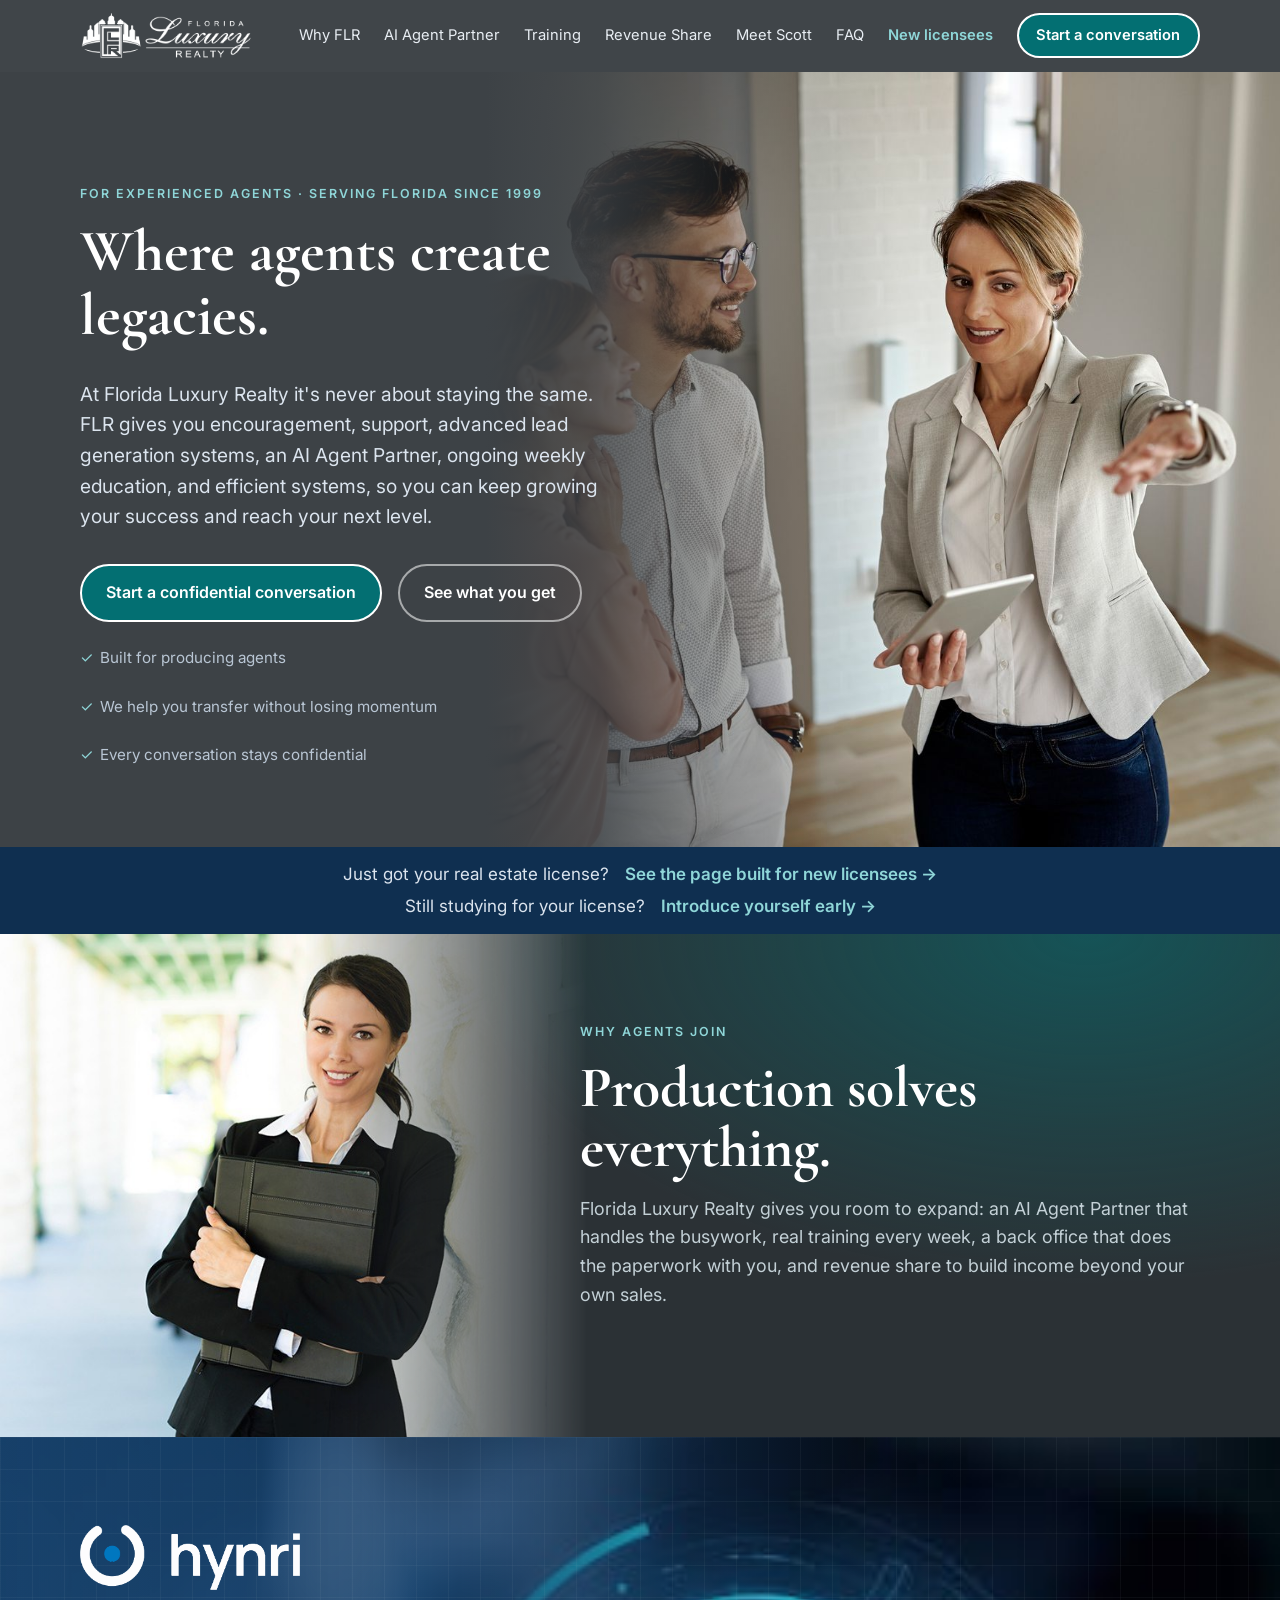
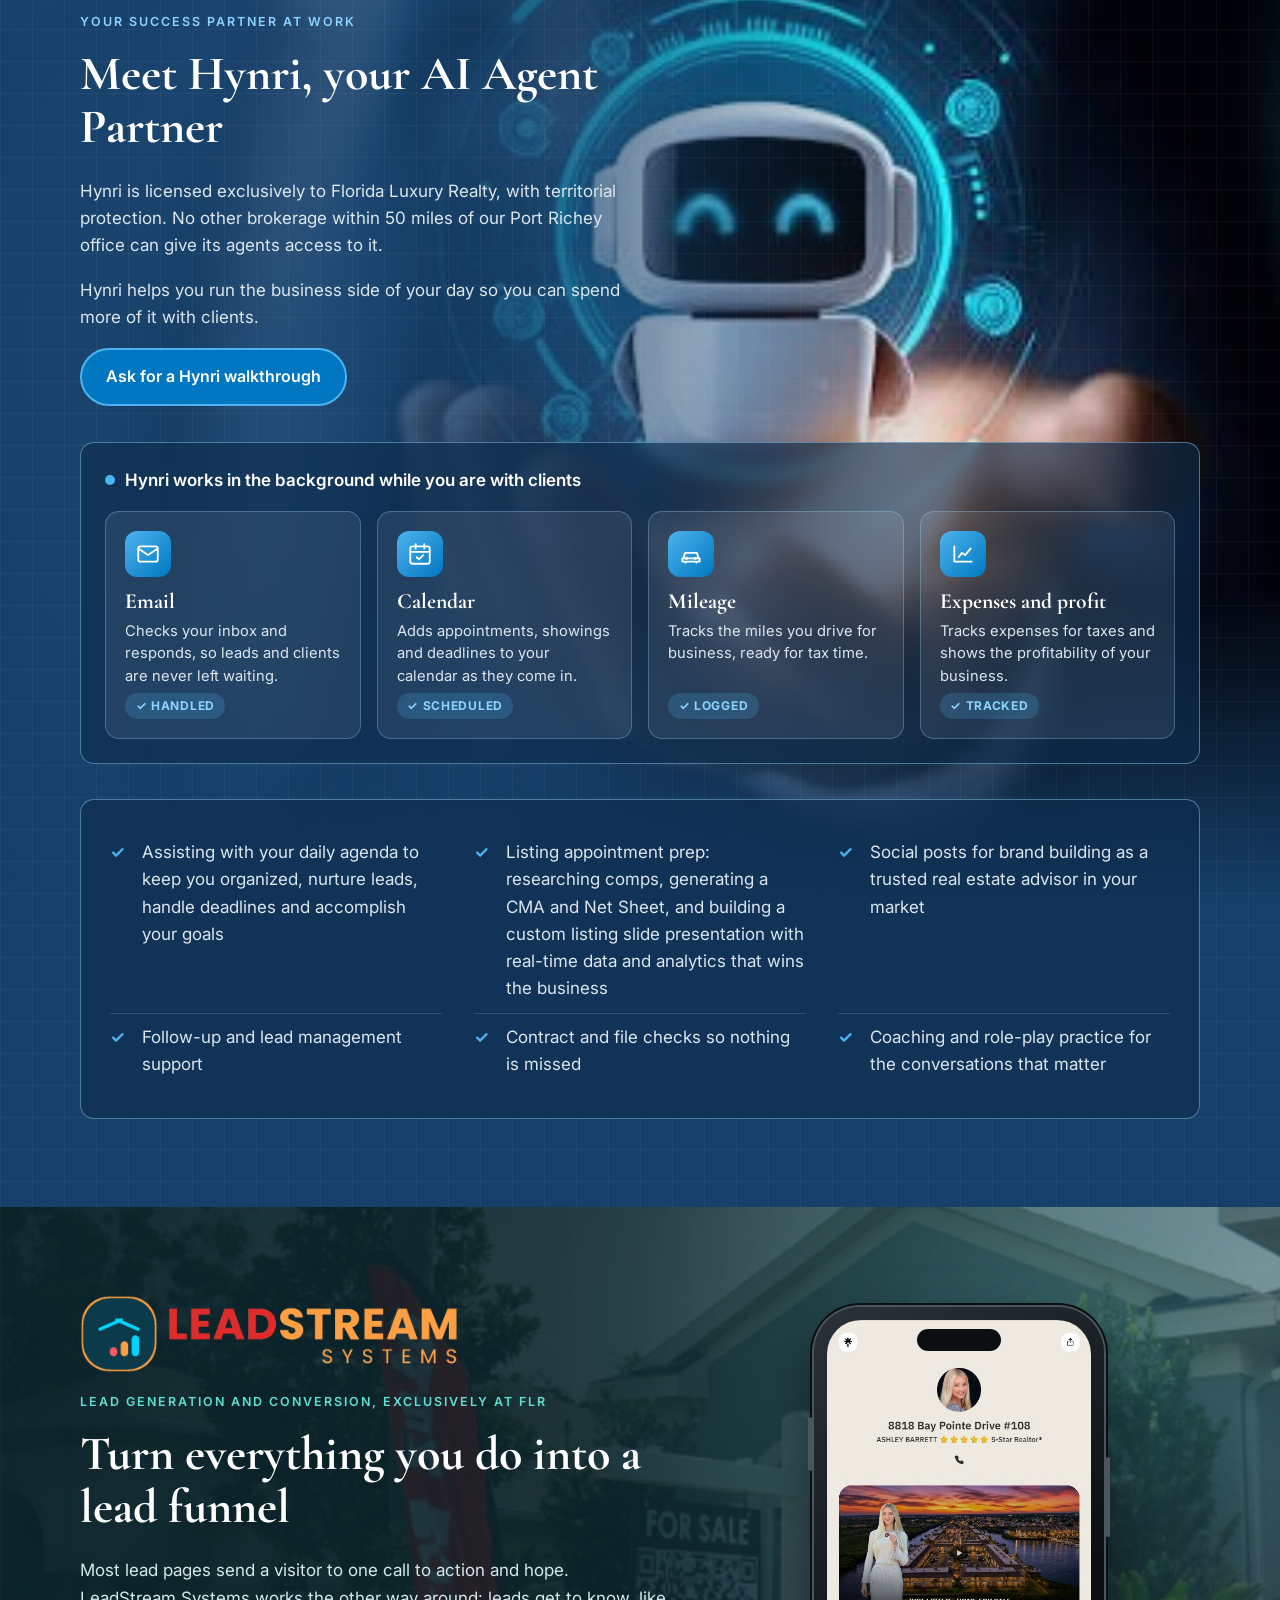
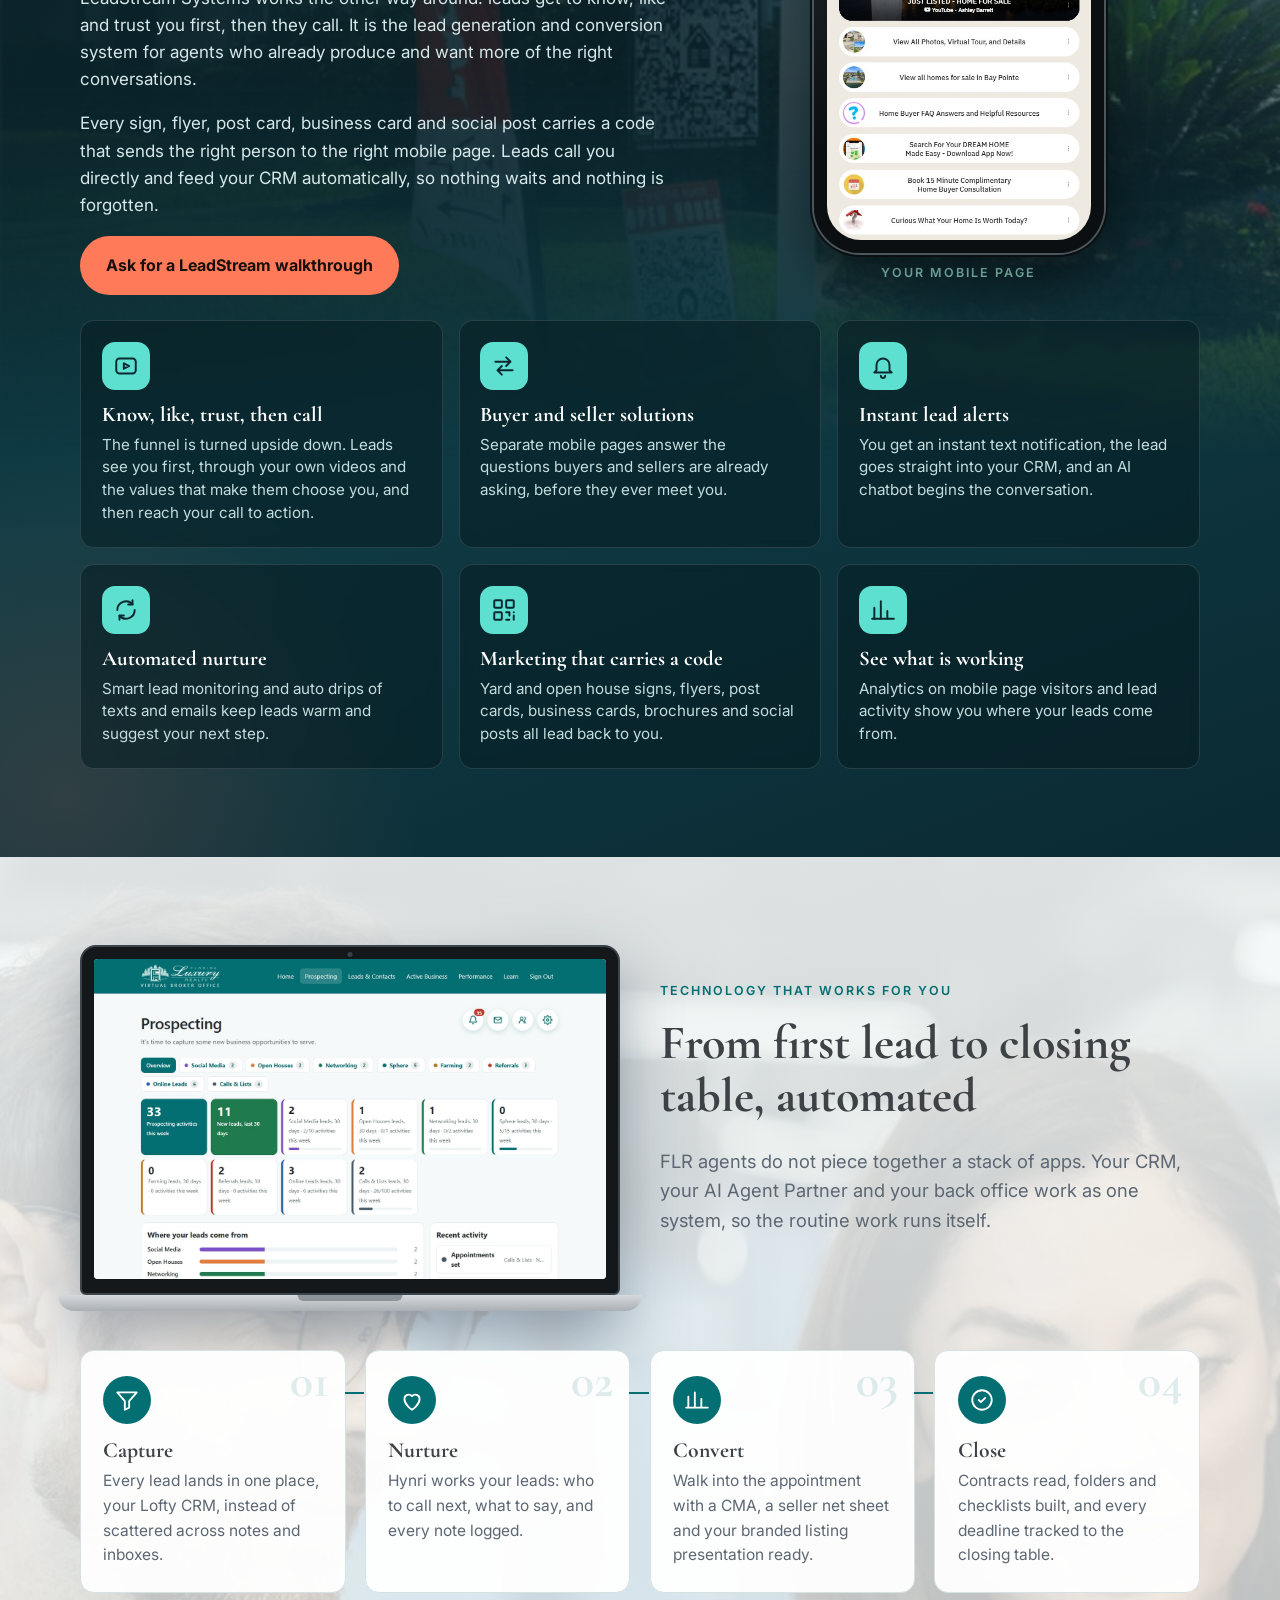
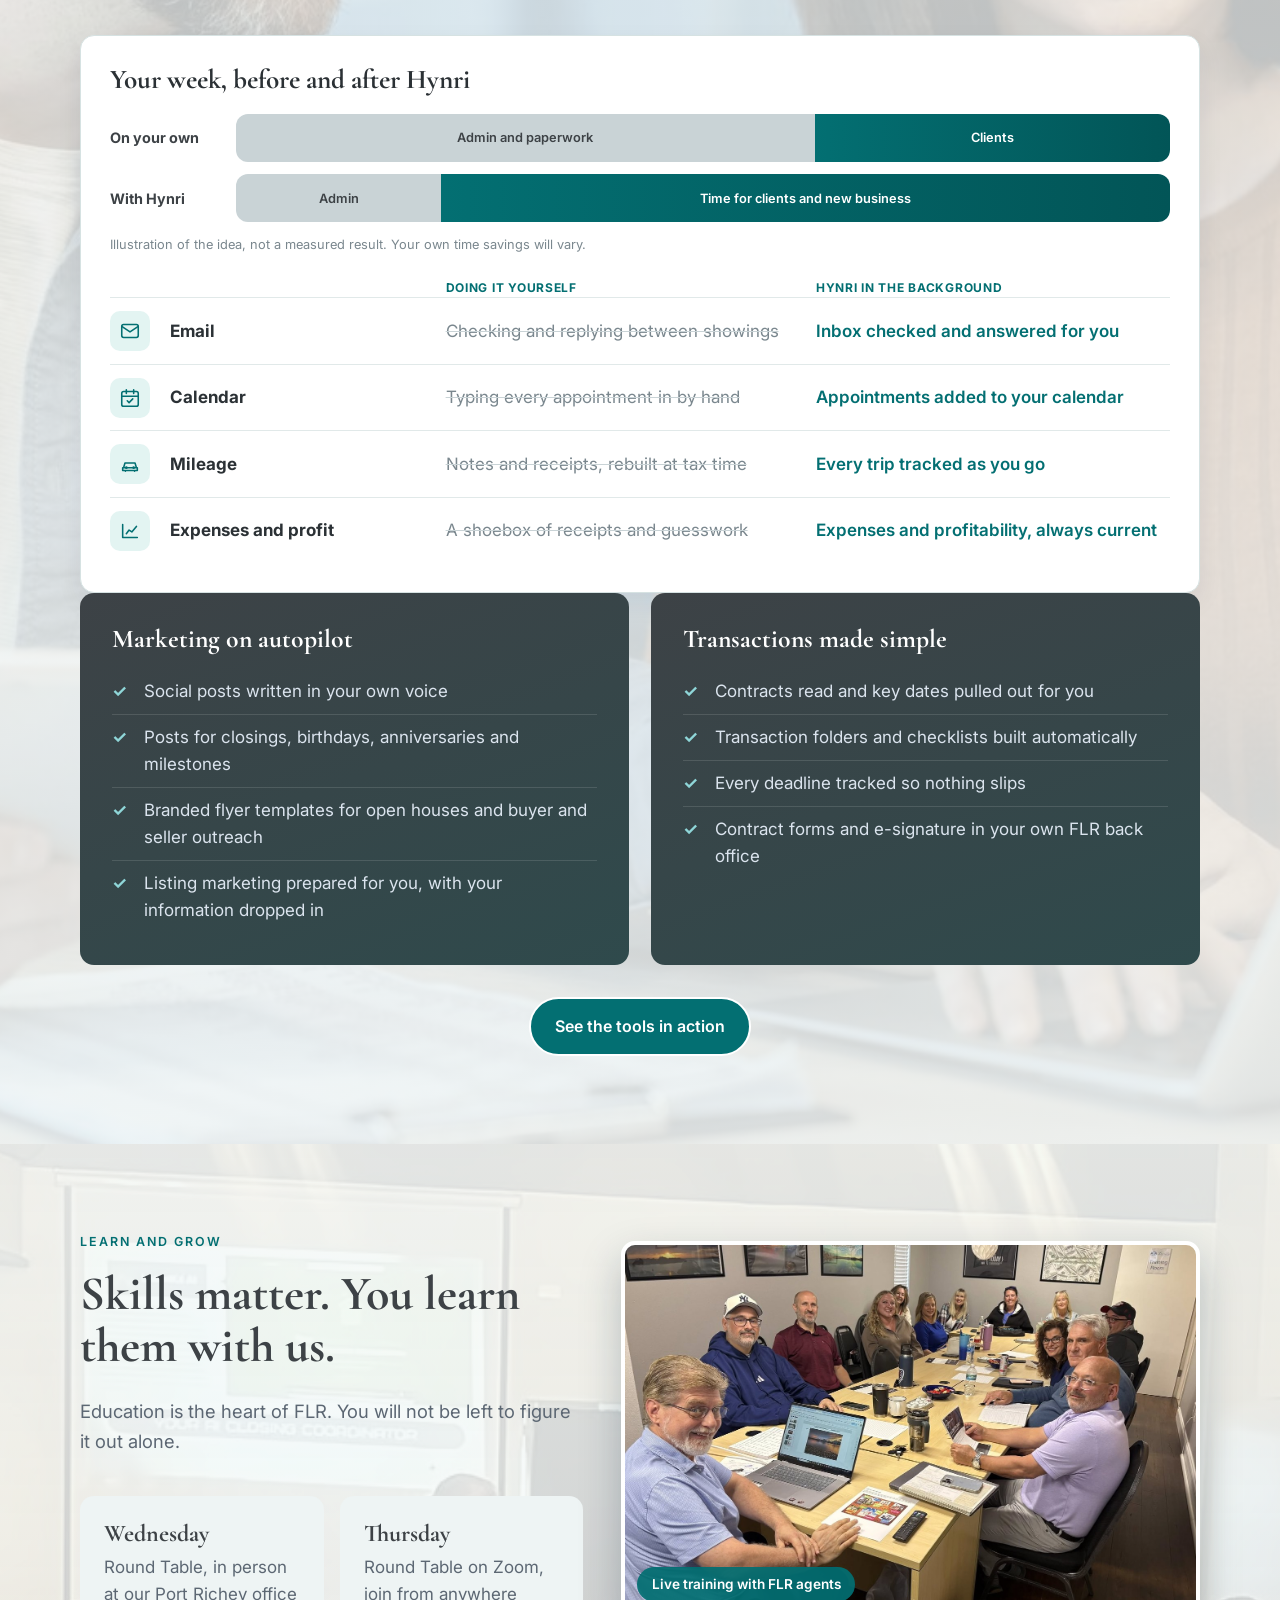
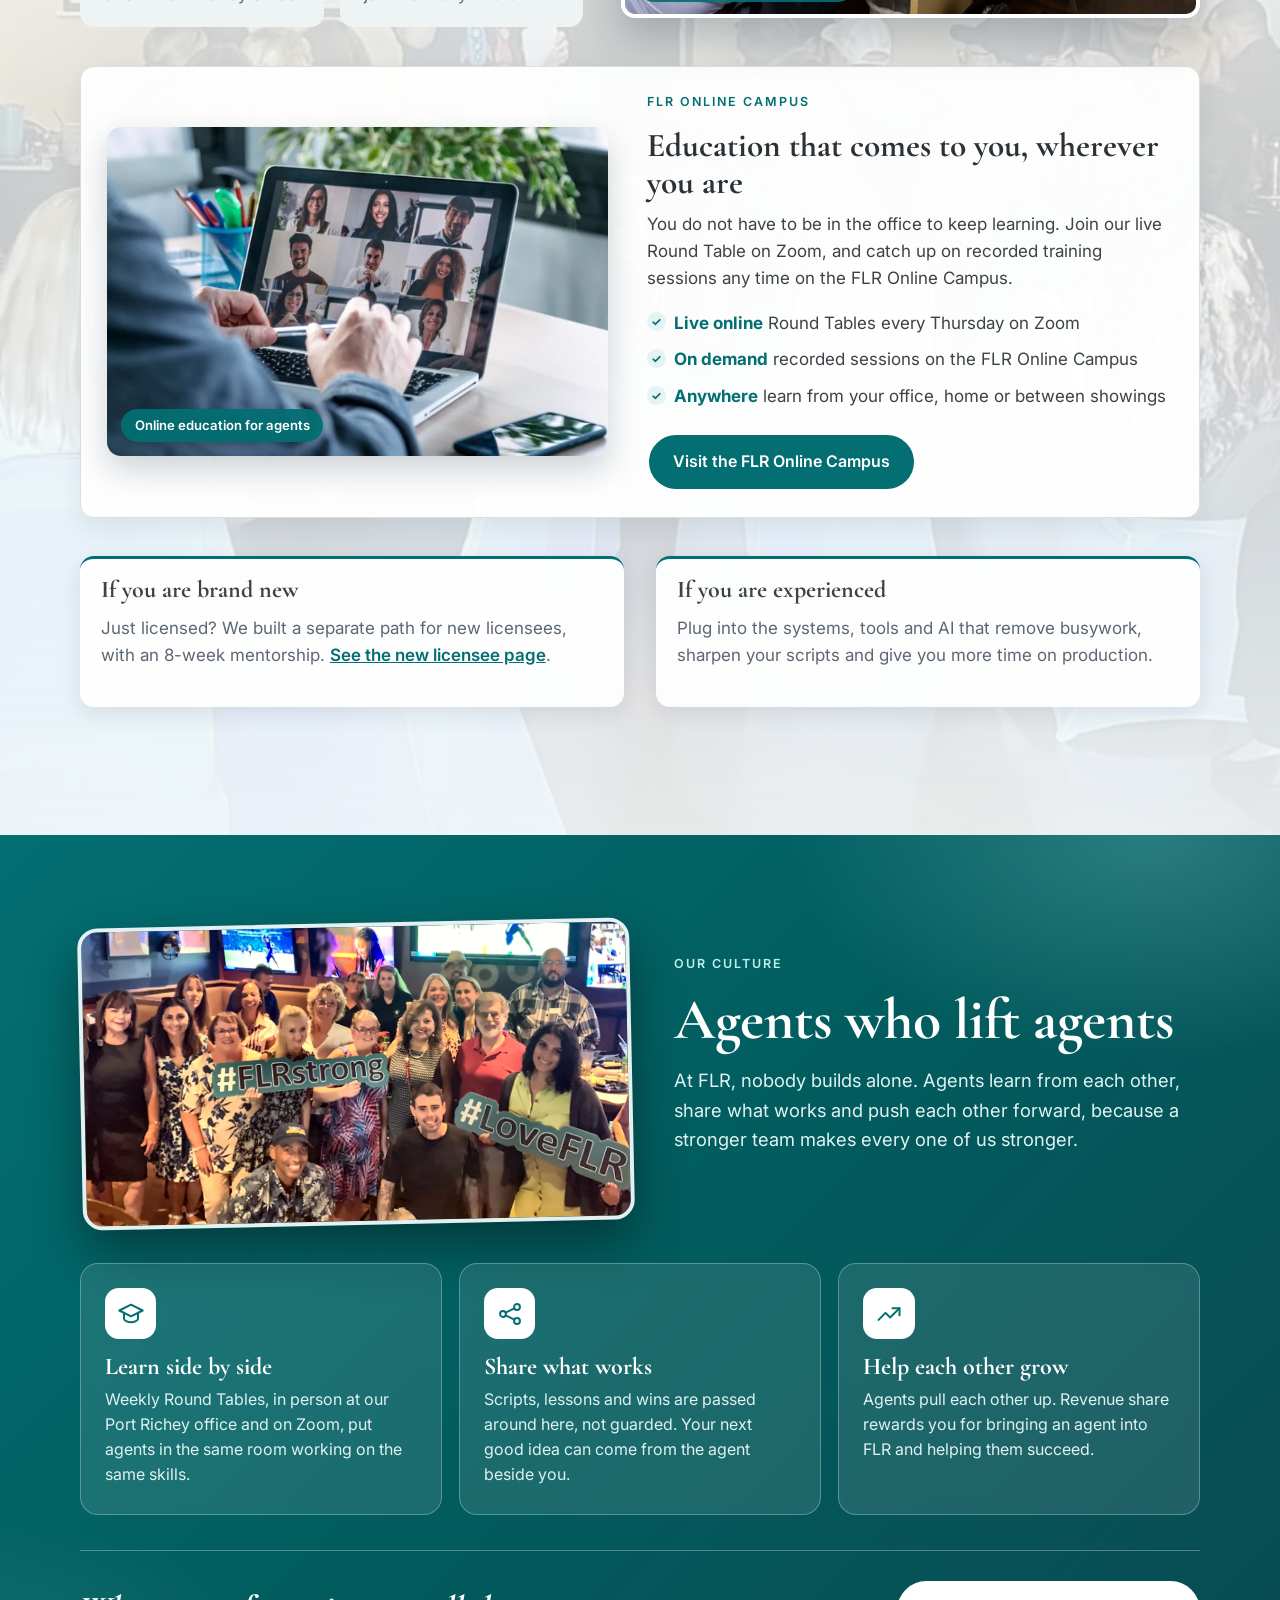
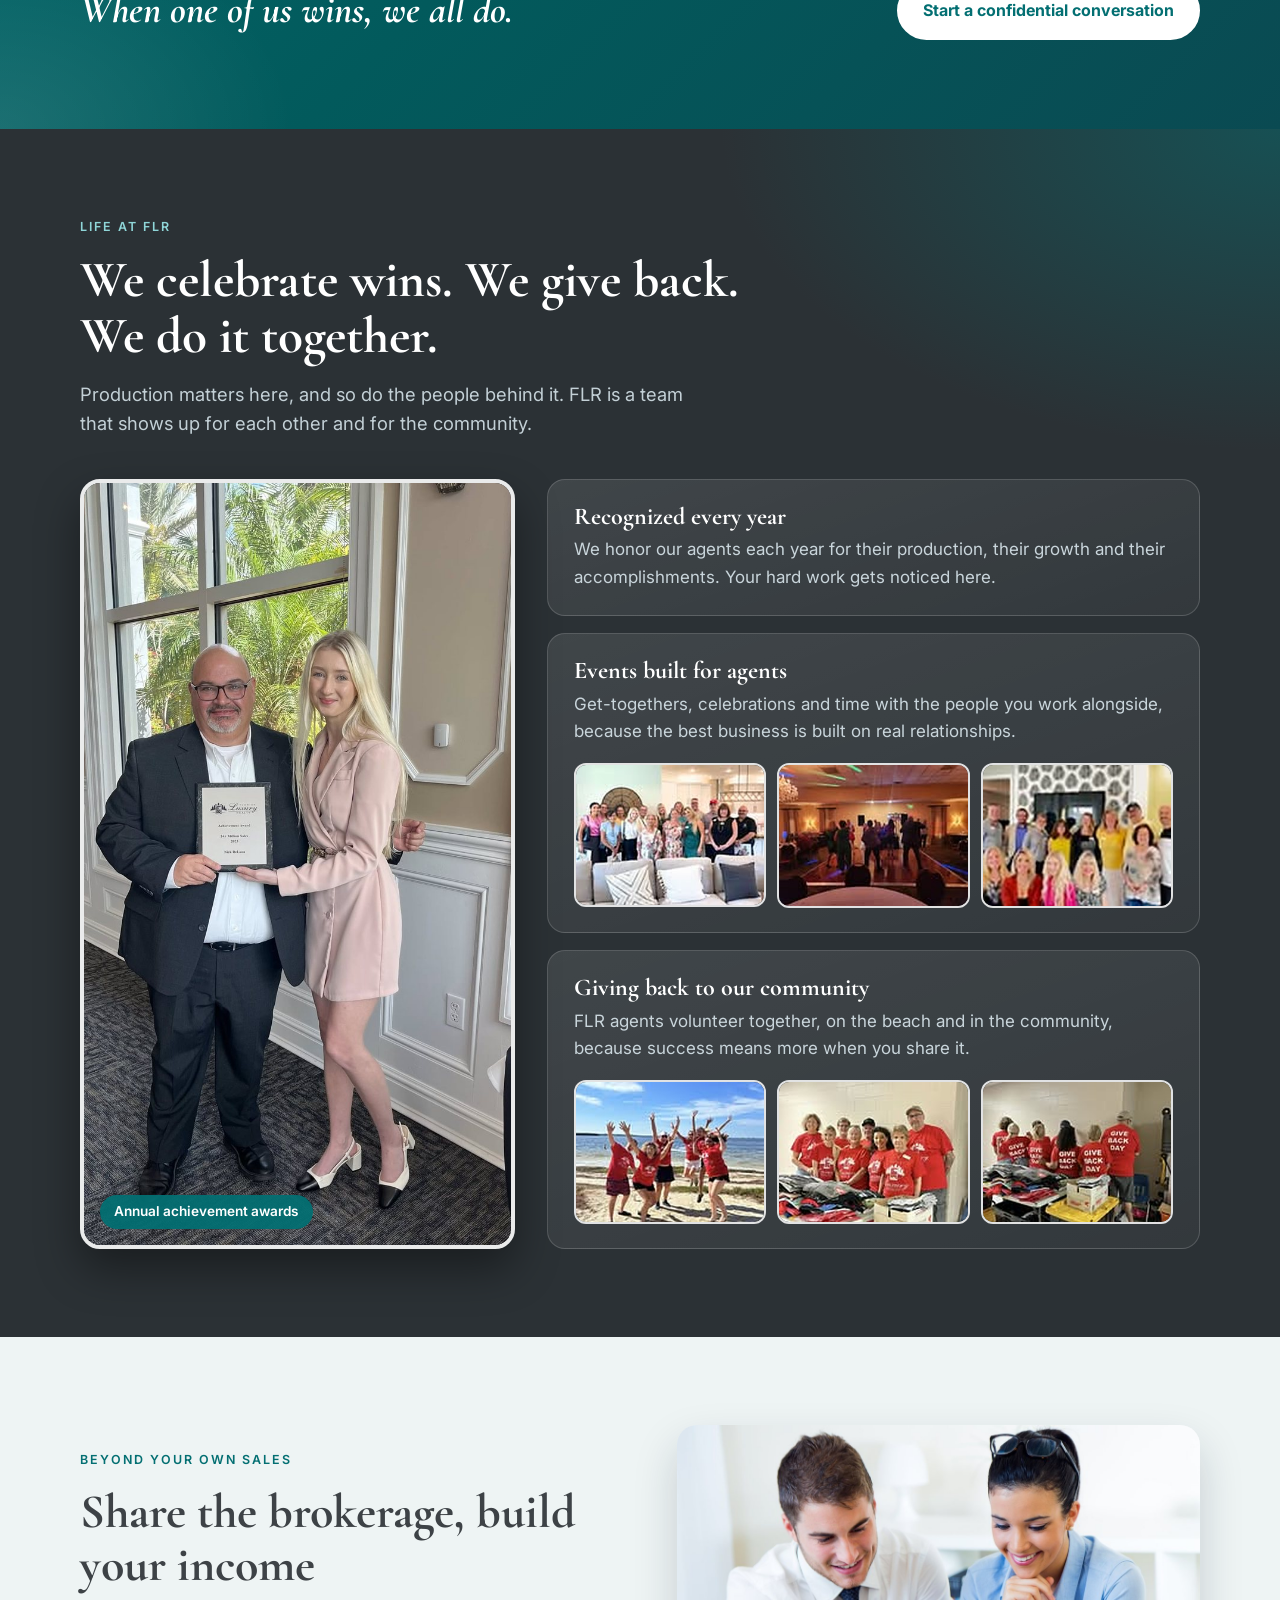
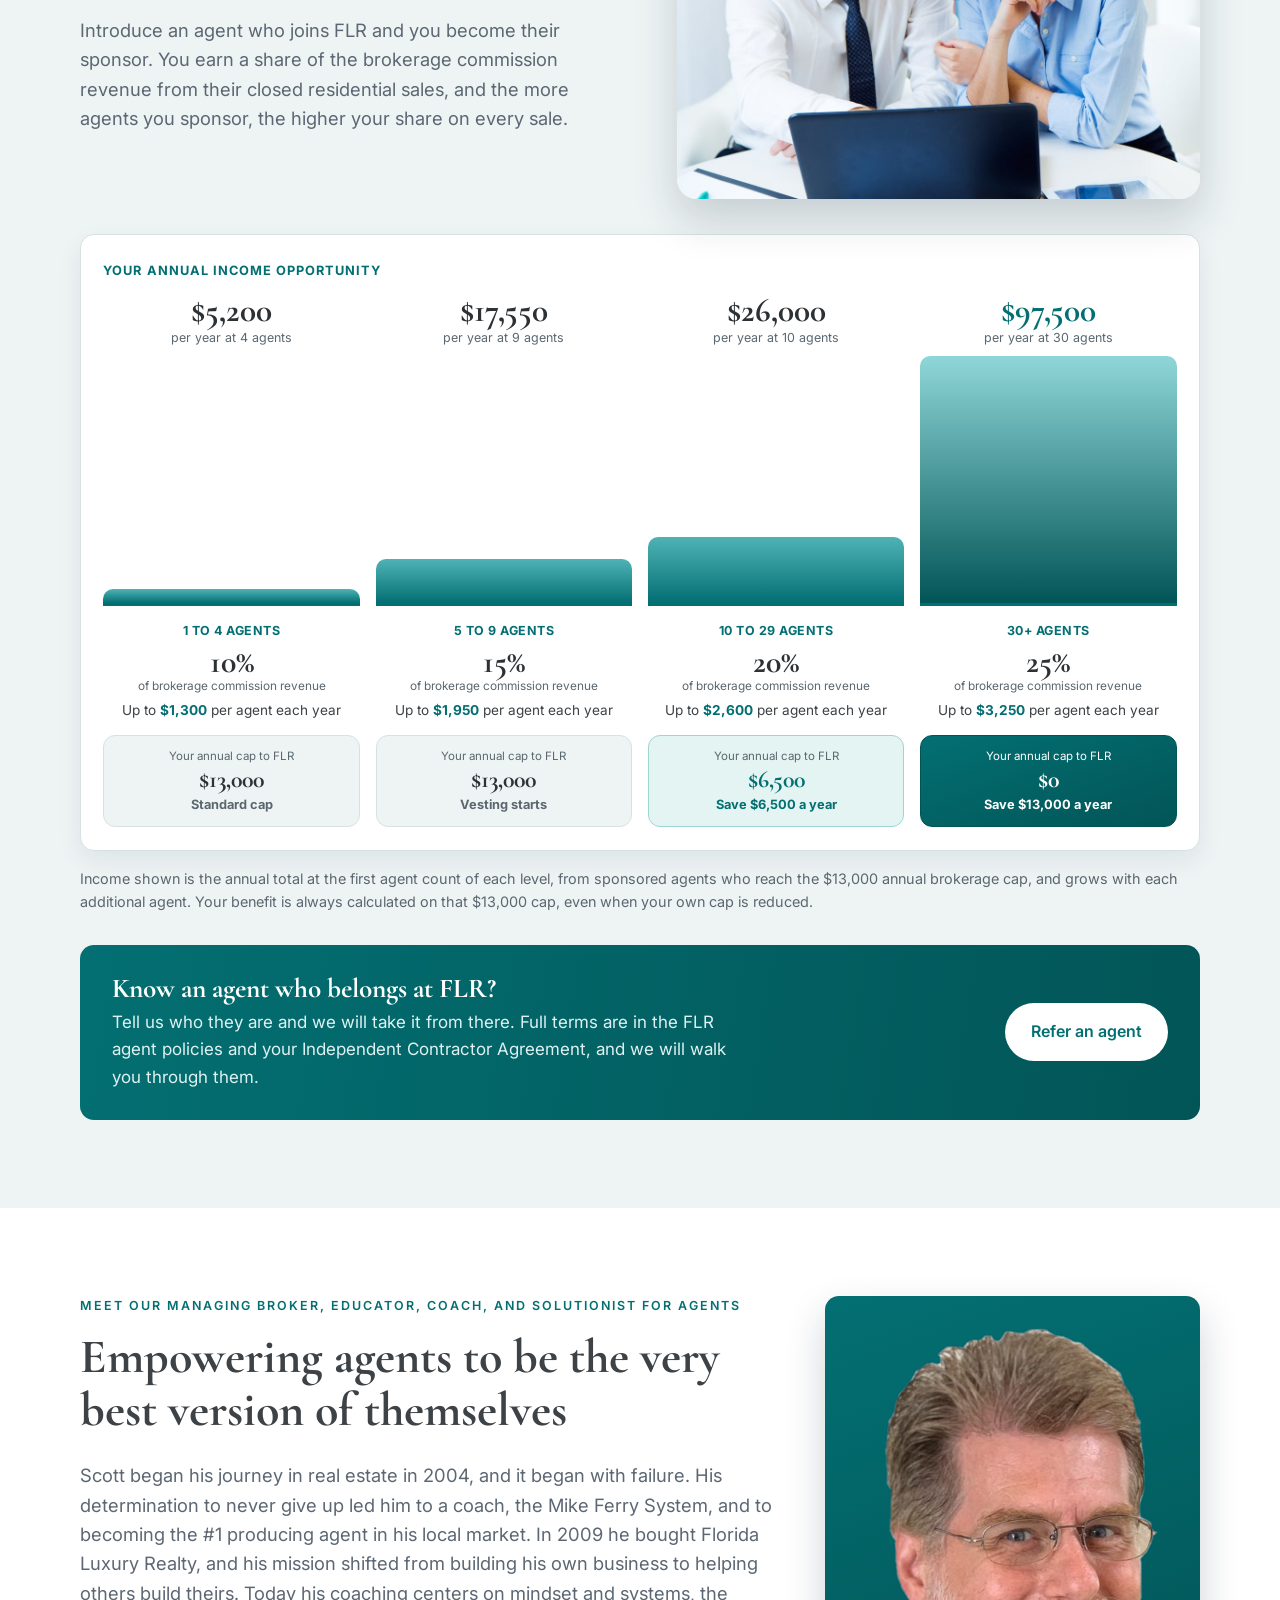
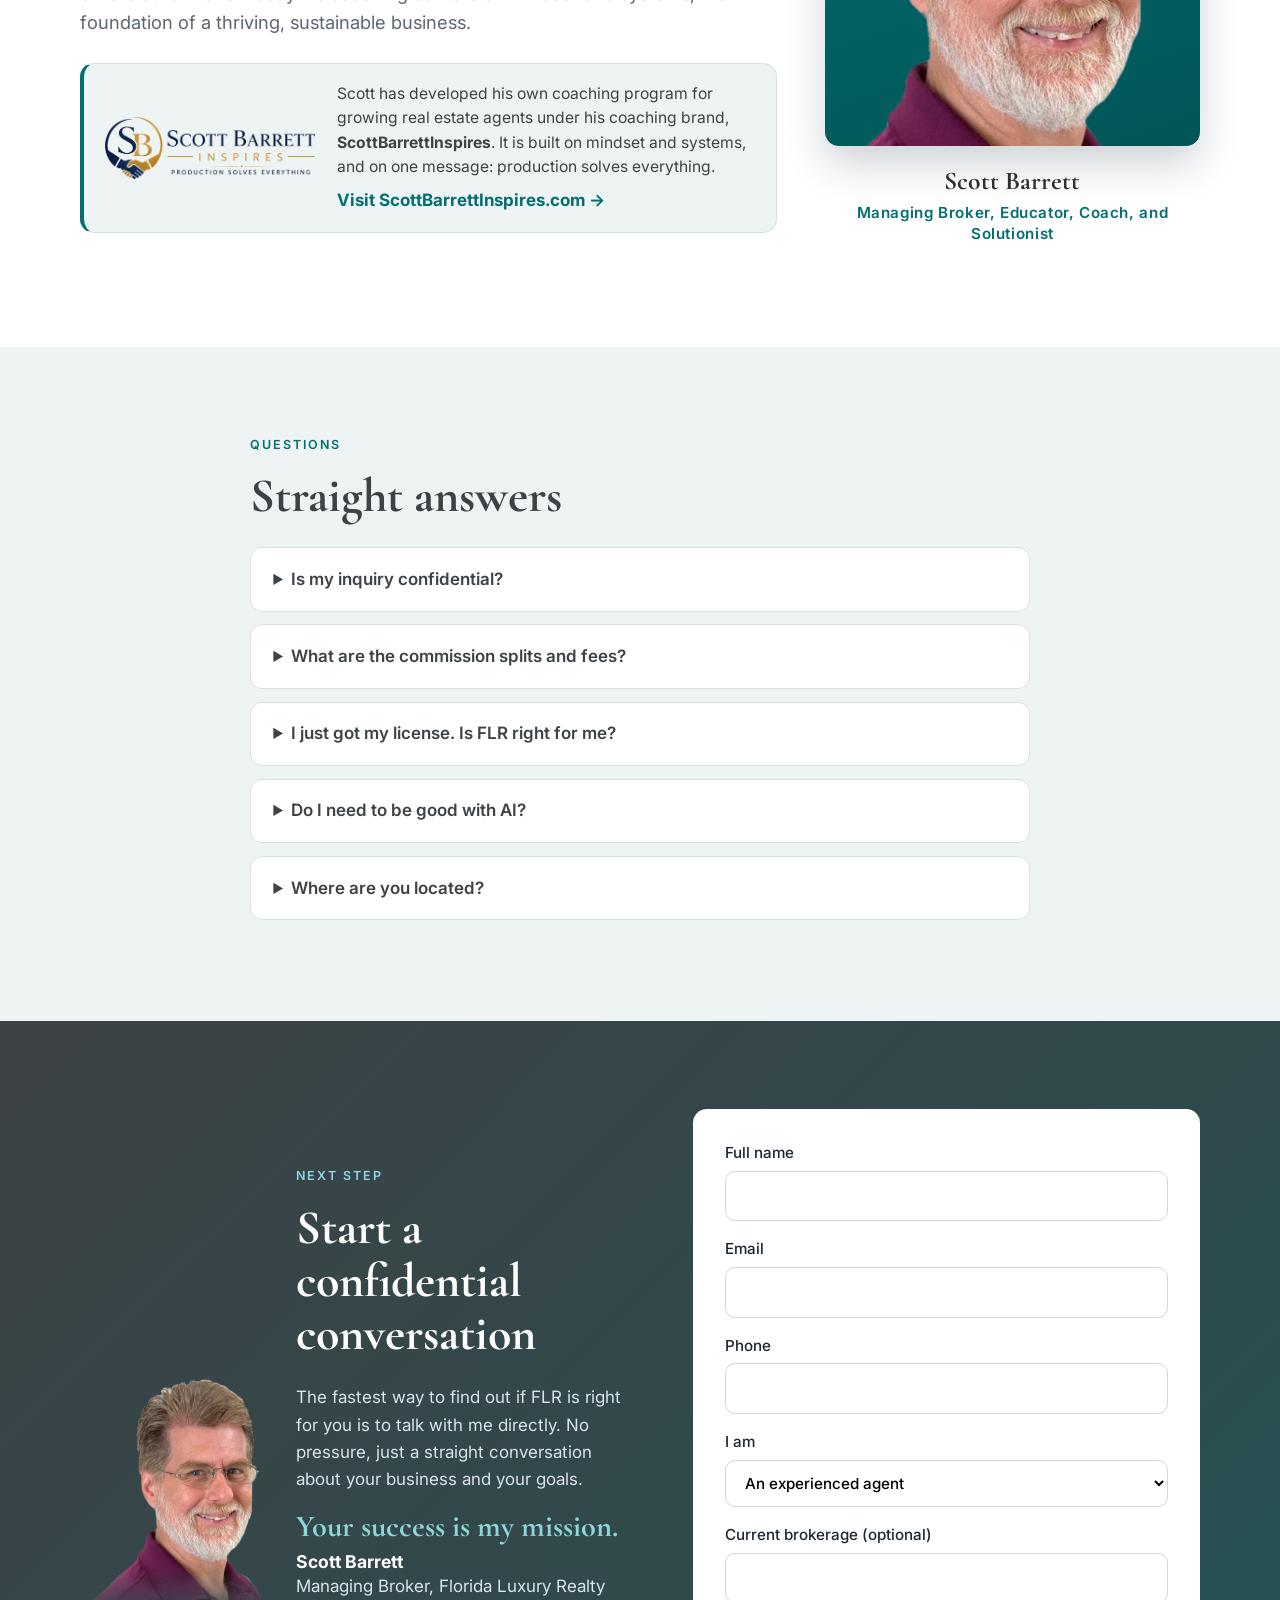
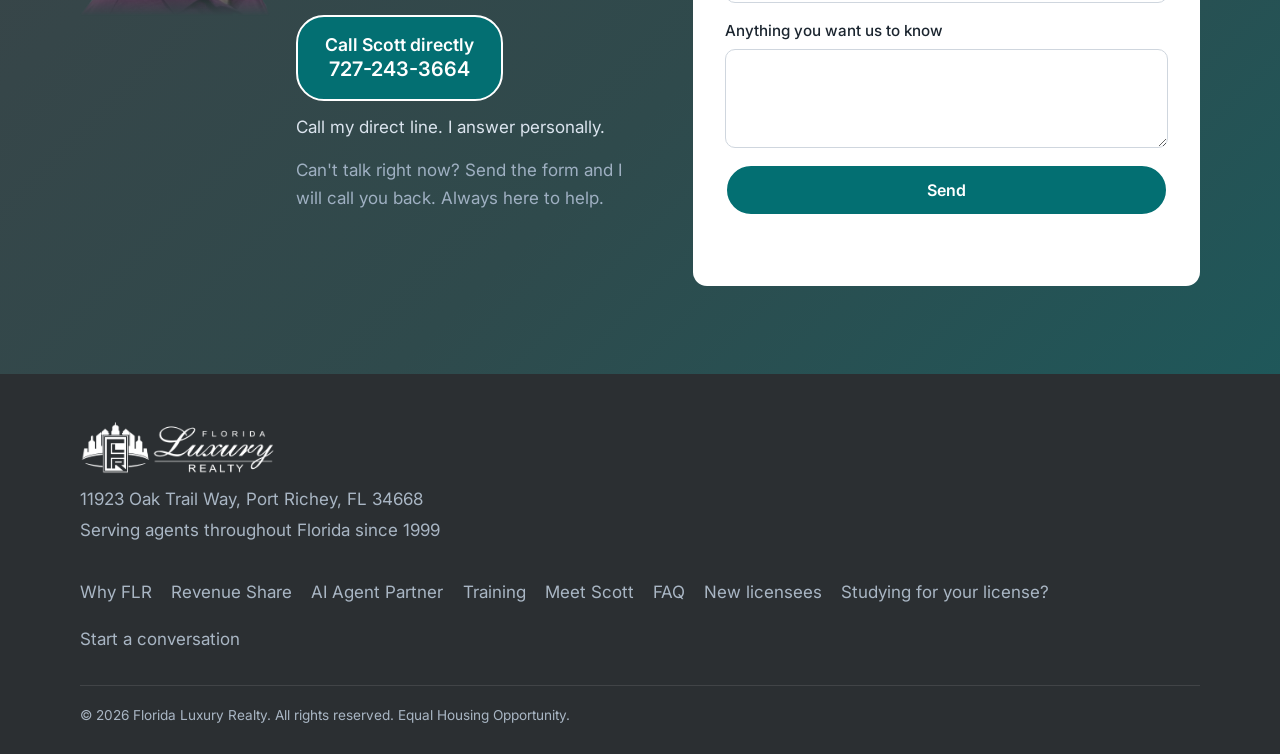
<file: index.html>
<!DOCTYPE html>
<html lang="en">
<head>
<meta charset="utf-8">
<meta name="viewport" content="width=device-width, initial-scale=1">
<title>Join Florida Luxury Realty | A Brokerage for Experienced Florida Agents</title>
<meta name="description" content="Already producing? Florida Luxury Realty gives experienced agents an AI Agent Partner, hands-on training, a custom back office and revenue share. Serving agents throughout Florida since 1999. Start a confidential conversation.">
<meta property="og:title" content="Join Florida Luxury Realty">
<meta property="og:description" content="Production solves everything. An AI Agent Partner, real training, and a broker who is invested in your success.">
<meta property="og:type" content="website">
<meta property="og:image" content="https://joinflr.com/assets/flr-logo.jpg">
<meta property="og:url" content="https://joinflr.com/">
<link rel="canonical" href="https://joinflr.com/">
<link rel="preconnect" href="https://fonts.googleapis.com">
<link rel="preconnect" href="https://fonts.gstatic.com" crossorigin>
<link href="https://fonts.googleapis.com/css2?family=Cormorant+Garamond:ital,wght@0,500;0,600;0,700;1,500;1,600;1,700&family=Inter:wght@400;500;600&display=swap" rel="stylesheet">
<link rel="icon" type="image/png" href="assets/favicon.png">
<link rel="apple-touch-icon" href="assets/favicon.png">
<meta name="theme-color" content="#3D4246">
<link rel="stylesheet" href="styles.css?v=20261124c">
<script type="application/ld+json">
{
  "@context": "https://schema.org",
  "@type": "RealEstateAgent",
  "name": "Florida Luxury Realty",
  "url": "https://joinflr.com/",
  "logo": "https://joinflr.com/assets/flr-logo.jpg",
  "address": {
    "@type": "PostalAddress",
    "streetAddress": "11923 Oak Trail Way",
    "addressLocality": "Port Richey",
    "addressRegion": "FL",
    "postalCode": "34668",
    "addressCountry": "US"
  }
}
</script>
</head>
<body>
<div id="page-top"></div>

<header class="nav">
  <div class="wrap nav-inner">
    <a class="brand" href="#page-top" aria-label="Florida Luxury Realty home">
      <img src="assets/flr-logo-white.png" width="173" height="46" alt="Florida Luxury Realty">
    </a>
    <button class="menu-btn" aria-label="Open menu" aria-expanded="false" aria-controls="menu">Menu</button>
    <nav id="menu" class="menu">
      <a href="#why">Why FLR</a>
      <a href="#hynri">AI Agent Partner</a>
      <a href="#grow">Training</a>
      <a href="#share">Revenue Share</a>
      <a href="#service">Meet Scott</a>
      <a href="#faq">FAQ</a>
      <a class="menu-alt" href="new-agents/">New licensees</a>
      <a class="btn btn-teal btn-sm" href="#contact">Start a conversation</a>
    </nav>
  </div>
</header>

<main><!-- v3 -->

<section class="hero">
  <div class="hero-photo" role="img" aria-label="A Florida Luxury Realty agent showing a happy couple their new home"></div>
  <div class="wrap hero-inner">
    <p class="eyebrow">For experienced agents &middot; Serving Florida since 1999</p>
    <h1>Where agents create legacies.</h1>
    <p class="lead">At Florida Luxury Realty it&#39;s never about staying the same. FLR gives you encouragement, support, advanced lead generation systems, an AI Agent Partner, ongoing weekly education, and efficient systems, so you can keep growing your success and reach your next level.</p>
    <div class="hero-cta">
      <a class="btn btn-teal" href="#contact">Start a confidential conversation</a>
      <a class="btn btn-ghost" href="#why">See what you get</a>
    </div>
    <ul class="hero-points">
      <li>Built for producing agents</li>
      <li>We help you transfer without losing momentum</li>
      <li>Every conversation stays confidential</li>
    </ul>
  </div>
</section>

<aside class="audience-band">
  <div class="wrap audience-inner">
    <p>Just got your real estate license?</p>
    <a href="new-agents/">See the page built for new licensees &rarr;</a>
  </div>
  <div class="wrap audience-inner"><p>Still studying for your license?</p><a href="future-agents/">Introduce yourself early &rarr;</a></div>
</aside>


<section class="section why-sec" id="why">
  <div class="wrap">
    <div class="why-head">
      <div class="why-text">
    <p class="eyebrow">Why agents join</p>
    <h2>Production solves everything.</h2>
    <p class="sub">Florida Luxury Realty gives you room to expand: an AI Agent Partner that handles the busywork, real training every week, a back office that does the paperwork with you, and revenue share to build income beyond your own sales.</p>
      </div>
    </div>
  </div>
</section>

<section class="section hynri-sec" id="hynri">
  <div class="wrap split">
    <div>
      <img class="hynri-mark" src="assets/hynri-logo.png" width="731" height="215" alt="Hynri">
      <p class="eyebrow">Your success partner at work</p>
      <h2>Meet Hynri, your AI Agent Partner</h2>
      <p>Hynri is licensed exclusively to Florida Luxury Realty, with territorial protection. No other brokerage within 50 miles of our Port Richey office can give its agents access to it.</p>
      <p>Hynri helps you run the business side of your day so you can spend more of it with clients.</p>
      <a class="btn btn-hynri" href="#contact">Ask for a Hynri walkthrough</a>
    </div>
    <div class="hynri-art">
      
    </div>
  </div>
  <div class="wrap">
    <div class="bg-flow reveal">
      <p class="bg-flow-h"><span class="bg-dot" aria-hidden="true"></span>Hynri works in the background while you are with clients</p>
      <div class="bg-grid">
        <div class="bg-card"><span class="bg-ic"><svg viewBox="0 0 24 24" width="26" height="26" fill="none" stroke="currentColor" stroke-width="1.7" stroke-linecap="round" stroke-linejoin="round" aria-hidden="true"><rect x="3" y="5" width="18" height="14" rx="2"/><path d="M3 7l9 6 9-6"/></svg></span><h3>Email</h3><p>Checks your inbox and responds, so leads and clients are never left waiting.</p><span class="bg-tag">Handled</span></div>
        <div class="bg-card"><span class="bg-ic"><svg viewBox="0 0 24 24" width="26" height="26" fill="none" stroke="currentColor" stroke-width="1.7" stroke-linecap="round" stroke-linejoin="round" aria-hidden="true"><rect x="3" y="5" width="18" height="16" rx="2"/><path d="M8 3v4M16 3v4M3 10h18M9 15l2 2 4-4"/></svg></span><h3>Calendar</h3><p>Adds appointments, showings and deadlines to your calendar as they come in.</p><span class="bg-tag">Scheduled</span></div>
        <div class="bg-card"><span class="bg-ic"><svg viewBox="0 0 24 24" width="26" height="26" fill="none" stroke="currentColor" stroke-width="1.7" stroke-linecap="round" stroke-linejoin="round" aria-hidden="true"><path d="M5 16l1.5-5h11L19 16M4 16h16v3H4zM7 19v1M17 19v1"/><circle cx="8" cy="16" r=".6"/><circle cx="16" cy="16" r=".6"/></svg></span><h3>Mileage</h3><p>Tracks the miles you drive for business, ready for tax time.</p><span class="bg-tag">Logged</span></div>
        <div class="bg-card"><span class="bg-ic"><svg viewBox="0 0 24 24" width="26" height="26" fill="none" stroke="currentColor" stroke-width="1.7" stroke-linecap="round" stroke-linejoin="round" aria-hidden="true"><path d="M4 19V5M4 19h16M8 15l3-4 3 2 5-6"/></svg></span><h3>Expenses and profit</h3><p>Tracks expenses for taxes and shows the profitability of your business.</p><span class="bg-tag">Tracked</span></div>
      </div>
    </div>
  </div>
  <div class="wrap">
    <ul class="checks">
      <li>Assisting with your daily agenda to keep you organized, nurture leads, handle deadlines and accomplish your goals</li>
      <li>Listing appointment prep: researching comps, generating a CMA and Net Sheet, and building a custom listing slide presentation with real-time data and analytics that wins the business</li>
      <li>Social posts for brand building as a trusted real estate advisor in your market</li>
      <li>Follow-up and lead management support</li>
      <li>Contract and file checks so nothing is missed</li>
      <li>Coaching and role-play practice for the conversations that matter</li>
    </ul>
  </div>
</section>

<section class="section ls-sec" id="leadstream">
  <div class="wrap ls-grid">
    <div class="ls-copy">
      <img class="ls-logo" src="assets/leadstream-logo.png" width="900" height="185" alt="LeadStream Systems" loading="lazy">
      <p class="eyebrow">Lead generation and conversion, exclusively at FLR</p>
      <h2>Turn everything you do into a lead funnel</h2>
      <p>Most lead pages send a visitor to one call to action and hope. LeadStream Systems works the other way around: leads get to know, like and trust you first, then they call. It is the lead generation and conversion system for agents who already produce and want more of the right conversations.</p>
      <p>Every sign, flyer, post card, business card and social post carries a code that sends the right person to the right mobile page. Leads call you directly and feed your CRM automatically, so nothing waits and nothing is forgotten.</p>
      <a class="btn btn-ls" href="#contact">Ask for a LeadStream walkthrough</a>
    </div>
    <div class="ls-art" aria-hidden="false">
      <figure class="ls-phone"><div class="phone-frame"><span class="phone-notch"></span><img src="assets/ls-mobile-page-baypointe.jpg" width="480" height="946" alt="A LeadStream mobile page for a just-listed home, with a listing video and buyer links" loading="lazy"></div><figcaption>Your mobile page</figcaption></figure>
    </div>
  </div>
  <div class="wrap">
    <ul class="ls-feats">
      <li><span class="lf-ic"><svg viewBox="0 0 24 24" width="26" height="26" fill="none" stroke="currentColor" stroke-width="1.8" stroke-linecap="round" stroke-linejoin="round" aria-hidden="true"><rect x="3" y="5" width="18" height="14" rx="3"/><path d="M10 9.5l5 2.5-5 2.5z"/></svg></span><h3>Know, like, trust, then call</h3><p>The funnel is turned upside down. Leads see you first, through your own videos and the values that make them choose you, and then reach your call to action.</p></li>
      <li><span class="lf-ic"><svg viewBox="0 0 24 24" width="26" height="26" fill="none" stroke="currentColor" stroke-width="1.8" stroke-linecap="round" stroke-linejoin="round" aria-hidden="true"><path d="M4 8h14M14 4l4 4-4 4M20 16H6M10 12l-4 4 4 4"/></svg></span><h3>Buyer and seller solutions</h3><p>Separate mobile pages answer the questions buyers and sellers are already asking, before they ever meet you.</p></li>
      <li><span class="lf-ic"><svg viewBox="0 0 24 24" width="26" height="26" fill="none" stroke="currentColor" stroke-width="1.8" stroke-linecap="round" stroke-linejoin="round" aria-hidden="true"><path d="M6 16v-5a6 6 0 0112 0v5l2 2H4z"/><path d="M10 21a2 2 0 004 0"/></svg></span><h3>Instant lead alerts</h3><p>You get an instant text notification, the lead goes straight into your CRM, and an AI chatbot begins the conversation.</p></li>
      <li><span class="lf-ic"><svg viewBox="0 0 24 24" width="26" height="26" fill="none" stroke="currentColor" stroke-width="1.8" stroke-linecap="round" stroke-linejoin="round" aria-hidden="true"><path d="M20 12a8 8 0 01-14 5.3M4 12a8 8 0 0114-5.3"/><path d="M18 3v4h-4M6 21v-4h4"/></svg></span><h3>Automated nurture</h3><p>Smart lead monitoring and auto drips of texts and emails keep leads warm and suggest your next step.</p></li>
      <li><span class="lf-ic"><svg viewBox="0 0 24 24" width="26" height="26" fill="none" stroke="currentColor" stroke-width="1.8" stroke-linecap="round" stroke-linejoin="round" aria-hidden="true"><rect x="3" y="3" width="7" height="7" rx="1"/><rect x="14" y="3" width="7" height="7" rx="1"/><rect x="3" y="14" width="7" height="7" rx="1"/><path d="M14 14h3v3M21 14v.01M14 21h3M21 17v4"/></svg></span><h3>Marketing that carries a code</h3><p>Yard and open house signs, flyers, post cards, business cards, brochures and social posts all lead back to you.</p></li>
      <li><span class="lf-ic"><svg viewBox="0 0 24 24" width="26" height="26" fill="none" stroke="currentColor" stroke-width="1.8" stroke-linecap="round" stroke-linejoin="round" aria-hidden="true"><path d="M4 20V10M10 20V4M16 20v-7"/><path d="M2 20h20"/></svg></span><h3>See what is working</h3><p>Analytics on mobile page visitors and lead activity show you where your leads come from.</p></li>
    </ul>
  </div>
</section>

<section class="section tech-sec" id="technology">
  <div class="wrap">
    <div class="tech-head">
      <div class="tech-head-text">
      <p class="eyebrow dark">Technology that works for you</p>
    <h2>From first lead to closing table, automated</h2>
    <p class="sub">FLR agents do not piece together a stack of apps. Your CRM, your AI Agent Partner and your back office work as one system, so the routine work runs itself.</p>
      </div>
      <figure class="laptop" aria-label="The FLR Virtual Broker Office on a laptop"><div class="laptop-lid"><span class="laptop-cam"></span><img src="assets/backoffice-screen.jpg" width="1400" height="940" alt="The FLR Virtual Broker Office prospecting dashboard showing weekly activity, new leads and lead sources" loading="lazy"></div><div class="laptop-base"></div></figure>
    </div>

    <ol class="stages" aria-label="Lead to closing">
      <li class="stage reveal"><span class="stage-ic"><svg viewBox="0 0 24 24" width="26" height="26" fill="none" stroke="currentColor" stroke-width="1.7" stroke-linecap="round" stroke-linejoin="round" aria-hidden="true"><path d="M3 5h18l-7 8v6l-4 2v-8z"/></svg></span><span class="stage-no" aria-hidden="true">01</span><h3>Capture</h3><p>Every lead lands in one place, your Lofty CRM, instead of scattered across notes and inboxes.</p></li>
      <li class="stage reveal"><span class="stage-ic"><svg viewBox="0 0 24 24" width="26" height="26" fill="none" stroke="currentColor" stroke-width="1.7" stroke-linecap="round" stroke-linejoin="round" aria-hidden="true"><path d="M12 21s-7-4.4-7-10a4 4 0 017-2.6A4 4 0 0119 11c0 5.6-7 10-7 10z"/></svg></span><span class="stage-no" aria-hidden="true">02</span><h3>Nurture</h3><p>Hynri works your leads: who to call next, what to say, and every note logged.</p></li>
      <li class="stage reveal"><span class="stage-ic"><svg viewBox="0 0 24 24" width="26" height="26" fill="none" stroke="currentColor" stroke-width="1.7" stroke-linecap="round" stroke-linejoin="round" aria-hidden="true"><path d="M4 19V9M10 19V5M16 19v-8M22 19H2"/></svg></span><span class="stage-no" aria-hidden="true">03</span><h3>Convert</h3><p>Walk into the appointment with a CMA, a seller net sheet and your branded listing presentation ready.</p></li>
      <li class="stage reveal"><span class="stage-ic"><svg viewBox="0 0 24 24" width="26" height="26" fill="none" stroke="currentColor" stroke-width="1.7" stroke-linecap="round" stroke-linejoin="round" aria-hidden="true"><path d="M9 12l2 2 4-4"/><circle cx="12" cy="12" r="9"/></svg></span><span class="stage-no" aria-hidden="true">04</span><h3>Close</h3><p>Contracts read, folders and checklists built, and every deadline tracked to the closing table.</p></li>
    </ol>

    <div class="ba reveal">
      <h3>Your week, before and after Hynri</h3>
      <div class="ba-bars" role="img" aria-label="Illustration: with Hynri handling the routine work, a much smaller share of your week goes to admin and more is left for clients.">
        <div class="ba-bar"><span class="ba-lab">On your own</span><div class="ba-track"><i class="ba-admin" style="width:62%">Admin and paperwork</i><i class="ba-client" style="width:38%">Clients</i></div></div>
        <div class="ba-bar"><span class="ba-lab">With Hynri</span><div class="ba-track"><i class="ba-admin" style="width:22%">Admin</i><i class="ba-client" style="width:78%">Time for clients and new business</i></div></div>
      </div>
      <p class="ba-cap">Illustration of the idea, not a measured result. Your own time savings will vary.</p>
      <div class="ba-head"><span></span><span></span><span>Doing it yourself</span><span>Hynri in the background</span></div>
      <div class="ba-row"><span class="ba-ic"><svg viewBox="0 0 24 24" width="26" height="26" fill="none" stroke="currentColor" stroke-width="1.7" stroke-linecap="round" stroke-linejoin="round" aria-hidden="true"><rect x="3" y="5" width="18" height="14" rx="2"/><path d="M3 7l9 6 9-6"/></svg></span><b>Email</b><span class="ba-old">Checking and replying between showings</span><span class="ba-new">Inbox checked and answered for you</span></div><div class="ba-row"><span class="ba-ic"><svg viewBox="0 0 24 24" width="26" height="26" fill="none" stroke="currentColor" stroke-width="1.7" stroke-linecap="round" stroke-linejoin="round" aria-hidden="true"><rect x="3" y="5" width="18" height="16" rx="2"/><path d="M8 3v4M16 3v4M3 10h18M9 15l2 2 4-4"/></svg></span><b>Calendar</b><span class="ba-old">Typing every appointment in by hand</span><span class="ba-new">Appointments added to your calendar</span></div><div class="ba-row"><span class="ba-ic"><svg viewBox="0 0 24 24" width="26" height="26" fill="none" stroke="currentColor" stroke-width="1.7" stroke-linecap="round" stroke-linejoin="round" aria-hidden="true"><path d="M5 16l1.5-5h11L19 16M4 16h16v3H4zM7 19v1M17 19v1"/><circle cx="8" cy="16" r=".6"/><circle cx="16" cy="16" r=".6"/></svg></span><b>Mileage</b><span class="ba-old">Notes and receipts, rebuilt at tax time</span><span class="ba-new">Every trip tracked as you go</span></div><div class="ba-row"><span class="ba-ic"><svg viewBox="0 0 24 24" width="26" height="26" fill="none" stroke="currentColor" stroke-width="1.7" stroke-linecap="round" stroke-linejoin="round" aria-hidden="true"><path d="M4 19V5M4 19h16M8 15l3-4 3 2 5-6"/></svg></span><b>Expenses and profit</b><span class="ba-old">A shoebox of receipts and guesswork</span><span class="ba-new">Expenses and profitability, always current</span></div>
    </div>

    <div class="tech-split">
      <div class="tech-col reveal">
        <h3>Marketing on autopilot</h3>
        <ul class="tlist">
          <li>Social posts written in your own voice</li>
          <li>Posts for closings, birthdays, anniversaries and milestones</li>
          <li>Branded flyer templates for open houses and buyer and seller outreach</li>
          <li>Listing marketing prepared for you, with your information dropped in</li>
        </ul>
      </div>
      <div class="tech-col reveal">
        <h3>Transactions made simple</h3>
        <ul class="tlist">
          <li>Contracts read and key dates pulled out for you</li>
          <li>Transaction folders and checklists built automatically</li>
          <li>Every deadline tracked so nothing slips</li>
          <li>Contract forms and e-signature in your own FLR back office</li>
        </ul>
      </div>
    </div>
    <p class="tech-cta"><a class="btn btn-teal" href="#contact">See the tools in action</a></p>
  </div>
</section>

<section class="section grow-sec" id="grow">
  <div class="wrap">
    <div class="grow-top">
      <div>
        <p class="eyebrow dark">Learn and grow</p>
        <h2>Skills matter. You learn them with us.</h2>
        <p class="sub">Education is the heart of FLR. You will not be left to figure it out alone.</p>
        <div class="schedule">
      <div><strong>Wednesday</strong><span>Round Table, in person at our Port Richey office</span></div>
      <div><strong>Thursday</strong><span>Round Table on Zoom, join from anywhere</span></div>
    </div>

      </div>
      <figure class="grow-photo">
        <img src="assets/training-round-table.jpg" width="1400" height="905" alt="FLR agents gathered around the table for a Round Table in the Port Richey training room" loading="lazy">
        <figcaption>Live training with FLR agents</figcaption>
      </figure>
    </div>
    <div class="oe reveal">
      <figure class="oe-photo"><img src="assets/online-education.jpg" width="675" height="442" alt="An agent on a laptop in a video training session with other agents on screen" loading="lazy"><figcaption>Online education for agents</figcaption></figure>
      <div class="oe-text">
        <p class="eyebrow dark">FLR Online Campus</p>
        <h3>Education that comes to you, wherever you are</h3>
        <p>You do not have to be in the office to keep learning. Join our live Round Table on Zoom, and catch up on recorded training sessions any time on the FLR Online Campus.</p>
        <ul class="oe-list">
          <li><b>Live online</b> Round Tables every Thursday on Zoom</li>
          <li><b>On demand</b> recorded sessions on the FLR Online Campus</li>
          <li><b>Anywhere</b> learn from your office, home or between showings</li>
        </ul>
        <a class="btn btn-teal" href="https://www.youtube.com/@FLROnlineCampus" target="_blank" rel="noopener">Visit the FLR Online Campus</a>
      </div>
    </div>
    <div class="cols cols-2">
      <div class="col">
        <h3>If you are brand new</h3>
        <p>Just licensed? We built a separate path for new licensees, with an 8-week mentorship. <a class="inline-link" href="new-agents/">See the new licensee page</a>.</p>
      </div>
      <div class="col">
        <h3>If you are experienced</h3>
        <p>Plug into the systems, tools and AI that remove busywork, sharpen your scripts and give you more time on production.</p>
      </div>
    </div>
  </div>
</section>

<section class="section lift-sec" id="community">
  <div class="wrap">
    <div class="lift-head">
      <div>
      <p class="eyebrow">Our culture</p>
    <h2>Agents who lift agents</h2>
    <p class="sub">At FLR, nobody builds alone. Agents learn from each other, share what works and push each other forward, because a stronger team makes every one of us stronger.</p>
      </div>
      <figure class="lift-photo"><img src="assets/flr-strong.jpg" width="2000" height="1080" alt="A large group of FLR agents smiling together, holding #FLRstrong and #LoveFLR signs" loading="lazy"></figure>
    </div>
    <div class="lift-grid">
      <article class="lift-card"><span class="lift-ic"><svg viewBox="0 0 24 24" width="28" height="28" fill="none" stroke="currentColor" stroke-width="1.7" stroke-linecap="round" stroke-linejoin="round" aria-hidden="true"><path d="M2 9l10-5 10 5-10 5z"/><path d="M6 11v5c0 1.5 3 3 6 3s6-1.5 6-3v-5"/></svg></span><h3>Learn side by side</h3><p>Weekly Round Tables, in person at our Port Richey office and on Zoom, put agents in the same room working on the same skills.</p></article>
      <article class="lift-card"><span class="lift-ic"><svg viewBox="0 0 24 24" width="28" height="28" fill="none" stroke="currentColor" stroke-width="1.7" stroke-linecap="round" stroke-linejoin="round" aria-hidden="true"><circle cx="6" cy="12" r="2.5"/><circle cx="18" cy="6" r="2.5"/><circle cx="18" cy="18" r="2.5"/><path d="M8.2 10.8l7.6-3.6M8.2 13.2l7.6 3.6"/></svg></span><h3>Share what works</h3><p>Scripts, lessons and wins are passed around here, not guarded. Your next good idea can come from the agent beside you.</p></article>
      <article class="lift-card"><span class="lift-ic"><svg viewBox="0 0 24 24" width="28" height="28" fill="none" stroke="currentColor" stroke-width="1.7" stroke-linecap="round" stroke-linejoin="round" aria-hidden="true"><path d="M3 17l6-6 4 4 8-8"/><path d="M15 7h6v6"/></svg></span><h3>Help each other grow</h3><p>Agents pull each other up. Revenue share rewards you for bringing an agent into FLR and helping them succeed.</p></article>
    </div>
    <div class="lift-close">
      <p>When one of us wins, we all do.</p>
      <a class="btn btn-white" href="#contact">Start a confidential conversation</a>
    </div>
  </div>
</section>

<section class="section culture-sec" id="culture">
  <div class="wrap">
    <p class="eyebrow">Life at FLR</p>
    <h2>We celebrate wins. We give back.<br>We do it together.</h2>
    <p class="sub">Production matters here, and so do the people behind it. FLR is a team that shows up for each other and for the community.</p>

    <div class="culture-grid">
      <figure class="culture-award reveal">
        <img src="assets/award.jpg" width="960" height="1280" alt="An FLR agent receiving an Achievement Award plaque at the annual recognition event" loading="lazy">
        <figcaption>Annual achievement awards</figcaption>
      </figure>

      <div class="culture-pillars">
        <article class="pillar reveal">
          <h3>Recognized every year</h3>
          <p>We honor our agents each year for their production, their growth and their accomplishments. Your hard work gets noticed here.</p>
        </article>

        <article class="pillar reveal">
          <h3>Events built for agents</h3>
          <p>Get-togethers, celebrations and time with the people you work alongside, because the best business is built on real relationships.</p>
          <div class="pillar-photos">
            <img src="assets/event-sofa.jpg" width="314" height="236" alt="FLR agents gathered together at an event" loading="lazy">
            <img src="assets/event-dance.jpg" width="318" height="238" alt="FLR agents on the dance floor at a company celebration" loading="lazy">
            <img src="assets/event-group.jpg" width="220" height="294" alt="A group of FLR agents posing together" loading="lazy">
          </div>
        </article>

        <article class="pillar reveal">
          <h3>Giving back to our community</h3>
          <p>FLR agents volunteer together, on the beach and in the community, because success means more when you share it.</p>
          <div class="pillar-photos">
            <img src="assets/give-beach.jpg" width="318" height="238" alt="FLR agents in red volunteer shirts jumping for joy on the beach" loading="lazy">
            <img src="assets/give-shirts.jpg" width="318" height="238" alt="FLR volunteers in red shirts around a table of donated clothing" loading="lazy">
            <img src="assets/give-day.jpg" width="318" height="238" alt="FLR volunteers wearing Give Back Day shirts" loading="lazy">
          </div>
        </article>
      </div>
    </div>
  </div>
</section>

<section class="section rs-sec" id="share">
  <div class="wrap">
    <div class="rs-top-grid">
      <div class="rs-head reveal">
        <p class="eyebrow dark">Beyond your own sales</p>
        <h2>Share the brokerage, build your income</h2>
        <p class="sub">Introduce an agent who joins FLR and you become their sponsor. You earn a share of the brokerage commission revenue from their closed residential sales, and the more agents you sponsor, the higher your share on every sale.</p>
      </div>
      <figure class="rs-photo reveal"><img src="assets/rs-agents.jpg" width="1100" height="786" alt="Two agents smiling as they work together at a laptop" loading="lazy"></figure>
    </div>

    <div class="rsc reveal" role="img" aria-label="Chart: annual revenue share income grows from $5,200 at 4 sponsored agents to $97,500 at 30, while your annual commission cap drops from $13,000 to $6,500 at 10 agents and to $0 at 30 agents.">
      <div class="rsc-axis"><span>Your annual income opportunity</span></div>
      <div class="rsc-cols">
        <div class="rsc-col" style="--v:5.3">
          <p class="rsc-income"><b>$5,200</b><span>per year at 4 agents</span></p>
          <div class="rsc-bar-wrap"><div class="rsc-bar"></div></div>
          <div class="rsc-tier"><p class="rsc-range">1 to 4 agents</p><p class="rsc-pct">10%<small> of brokerage commission revenue</small></p><p class="rsc-per">Up to <b>$1,300</b> per agent each year</p></div>
          <div class="rsc-cap"><span class="rsc-cap-l">Your annual cap to FLR</span><b>$13,000</b><em class="rsc-none">Standard cap</em></div>
        </div>
        <div class="rsc-col" style="--v:18">
          <p class="rsc-income"><b>$17,550</b><span>per year at 9 agents</span></p>
          <div class="rsc-bar-wrap"><div class="rsc-bar"></div></div>
          <div class="rsc-tier"><p class="rsc-range">5 to 9 agents</p><p class="rsc-pct">15%<small> of brokerage commission revenue</small></p><p class="rsc-per">Up to <b>$1,950</b> per agent each year</p></div>
          <div class="rsc-cap"><span class="rsc-cap-l">Your annual cap to FLR</span><b>$13,000</b><em class="rsc-none">Vesting starts</em></div>
        </div>
        <div class="rsc-col" style="--v:26.7">
          <p class="rsc-income"><b>$26,000</b><span>per year at 10 agents</span></p>
          <div class="rsc-bar-wrap"><div class="rsc-bar"></div></div>
          <div class="rsc-tier"><p class="rsc-range">10 to 29 agents</p><p class="rsc-pct">20%<small> of brokerage commission revenue</small></p><p class="rsc-per">Up to <b>$2,600</b> per agent each year</p></div>
          <div class="rsc-cap rsc-cap-save"><span class="rsc-cap-l">Your annual cap to FLR</span><b>$6,500</b><em>Save $6,500 a year</em></div>
        </div>
        <div class="rsc-col rsc-top" style="--v:100">
          <p class="rsc-income"><b>$97,500</b><span>per year at 30 agents</span></p>
          <div class="rsc-bar-wrap"><div class="rsc-bar"></div></div>
          <div class="rsc-tier"><p class="rsc-range">30+ agents</p><p class="rsc-pct">25%<small> of brokerage commission revenue</small></p><p class="rsc-per">Up to <b>$3,250</b> per agent each year</p></div>
          <div class="rsc-cap rsc-cap-save"><span class="rsc-cap-l">Your annual cap to FLR</span><b>$0</b><em>Save $13,000 a year</em></div>
        </div>
      </div>
    </div>
    <p class="rs-note">Income shown is the annual total at the first agent count of each level, from sponsored agents who reach the $13,000 annual brokerage cap, and grows with each additional agent. Your benefit is always calculated on that $13,000 cap, even when your own cap is reduced.</p>

    <div class="rs-cta reveal">
      <div>
        <h3>Know an agent who belongs at FLR?</h3>
        <p>Tell us who they are and we will take it from there. Full terms are in the FLR agent policies and your Independent Contractor Agreement, and we will walk you through them.</p>
      </div>
      <a class="btn btn-dark" href="#contact">Refer an agent</a>
    </div>
  </div>
</section>

<section class="section mb-sec" id="service">
  <div class="wrap">
    <div class="mb-top">
      <div class="mb-text">
        <p class="eyebrow dark mb-eyebrow">Meet our Managing Broker, Educator, Coach, and Solutionist for agents</p>
        <h2>Empowering agents to be the very best version of themselves</h2>
        <p class="sub mb-story">Scott began his journey in real estate in 2004, and it began with failure. His determination to never give up led him to a coach, the Mike Ferry System, and to becoming the #1 producing agent in his local market. In 2009 he bought Florida Luxury Realty, and his mission shifted from building his own business to helping others build theirs. Today his coaching centers on mindset and systems, the foundation of a thriving, sustainable business.</p>
        <div class="sbi-inline">
          <img class="sbi-mark" src="assets/sbi-logo.png" width="900" height="266" alt="Scott Barrett Inspires, Production Solves Everything" loading="lazy">
          <div>
            <p>Scott has developed his own coaching program for growing real estate agents under his coaching brand, <b>ScottBarrettInspires</b>. It is built on mindset and systems, and on one message: production solves everything.</p>
            <a class="sbi-link" href="https://scottbarrettinspires.com" target="_blank" rel="noopener">Visit ScottBarrettInspires.com &rarr;</a>
          </div>
        </div>
      </div>
      <figure class="mb-photo reveal">
        <div class="mb-photo-card"><img src="assets/scott-headshot.png" width="563" height="700" alt="Scott Barrett, Managing Broker of Florida Luxury Realty" loading="lazy"></div>
        <figcaption><b>Scott Barrett</b><span>Managing Broker, Educator, Coach, and Solutionist</span></figcaption>
      </figure>
    </div>
  </div>
</section>

<section class="section tint" id="faq">
  <div class="wrap narrow">
    <p class="eyebrow dark">Questions</p>
    <h2>Straight answers</h2>
    <details>
      <summary>Is my inquiry confidential?</summary>
      <p>Yes. We treat every inquiry as confidential, and Scott will reach out to you directly.</p>
    </details>
    <details>
      <summary>What are the commission splits and fees?</summary>
      <p>We cover this on a call so we can match it to your production and goals. Ask and we will give you the full picture, with no surprises.</p>
    </details>
    <details>
      <summary>I just got my license. Is FLR right for me?</summary>
      <p>Yes. We built a dedicated path for new licensees, with an 8-week mentorship and weekly training. <a class="inline-link" href="new-agents/">See the new licensee page</a>.</p>
    </details>
    <details>
      <summary>Do I need to be good with AI?</summary>
      <p>No. Higher-volume agents often just tell Hynri what they need. If you prefer to avoid AI, the back office website gives you what you need to work.</p>
    </details>
    <details>
      <summary>Where are you located?</summary>
      <p>Our main office is at 11923 Oak Trail Way, Port Richey, FL 34668, and we serve agents throughout Florida.</p>
    </details>
  </div>
</section>

<section class="section contact" id="contact">
  <div class="wrap split">
    <div class="scott-card">
      <img class="scott-photo" src="assets/scott-headshot.png" width="563" height="700" alt="Scott Barrett, managing broker of Florida Luxury Realty" loading="lazy">
      <div class="scott-text">
        <p class="eyebrow">Next step</p>
        <h2>Start a confidential conversation</h2>
        <p>The fastest way to find out if FLR is right for you is to talk with me directly. No pressure, just a straight conversation about your business and your goals.</p>
        <p class="scott-motto">Your success is my mission.</p>
        <p class="scott-name"><strong>Scott Barrett</strong><br>Managing Broker, Florida Luxury Realty</p>
        <div class="scott-actions">
          <a class="btn btn-teal btn-call" href="tel:+17272433664">Call Scott directly<br><span style="white-space:nowrap;font-size:1.25rem">727-243-3664</span></a>
        </div>
        <p class="scott-note">Call my direct line. I answer personally.</p>
        <p class="muted">Can't talk right now? Send the form and I will call you back. Always here to help.</p>
      </div>
    </div>
    <form id="lead-form" class="form" novalidate>
      <label>Full name
        <input name="name" type="text" autocomplete="name" required>
      </label>
      <label>Email
        <input name="email" type="email" autocomplete="email" required>
      </label>
      <label>Phone
        <input name="phone" type="tel" autocomplete="tel">
      </label>
      <label>I am
        <select name="type">
          <option>An experienced agent</option>
          <option>A new licensee</option>
          <option>Getting licensed soon</option>
          <option>Referring an agent</option>
        </select>
      </label>
      <label>Current brokerage (optional)
        <input name="brokerage" type="text">
      </label>
      <label>Anything you want us to know
        <textarea name="message" rows="3"></textarea>
      </label>
      <div class="hp" aria-hidden="true"><label>Leave blank<input name="website" tabindex="-1" autocomplete="off"></label></div>
      <button class="btn btn-teal" type="submit">Send</button>
      <p id="form-status" class="status" role="status"></p>
    </form>
  </div>
</section>

</main>

<footer class="footer">
  <div class="wrap footer-inner">
    <div>
      <img src="assets/flr-logo-white.png" width="196" height="52" alt="Florida Luxury Realty">
      <p>11923 Oak Trail Way, Port Richey, FL 34668</p>
      <p>Serving agents throughout Florida since 1999</p>
    </div>
    <div class="footer-links">
      <a href="#why">Why FLR</a>
      <a href="#share">Revenue Share</a>
      <a href="#hynri">AI Agent Partner</a>
      <a href="#grow">Training</a>
      <a href="#service">Meet Scott</a>
      <a href="#faq">FAQ</a>
      <a href="new-agents/">New licensees</a>
      <a href="future-agents/">Studying for your license?</a>
      <a href="#contact">Start a conversation</a>
    </div>
  </div>
  <div class="wrap legal">
    <p>&copy; <span id="year">2026</span> Florida Luxury Realty. All rights reserved. Equal Housing Opportunity.</p>
  </div>
</footer>

<script src="script.js?v=20261122a"></script>
</body>
</html>
</file>
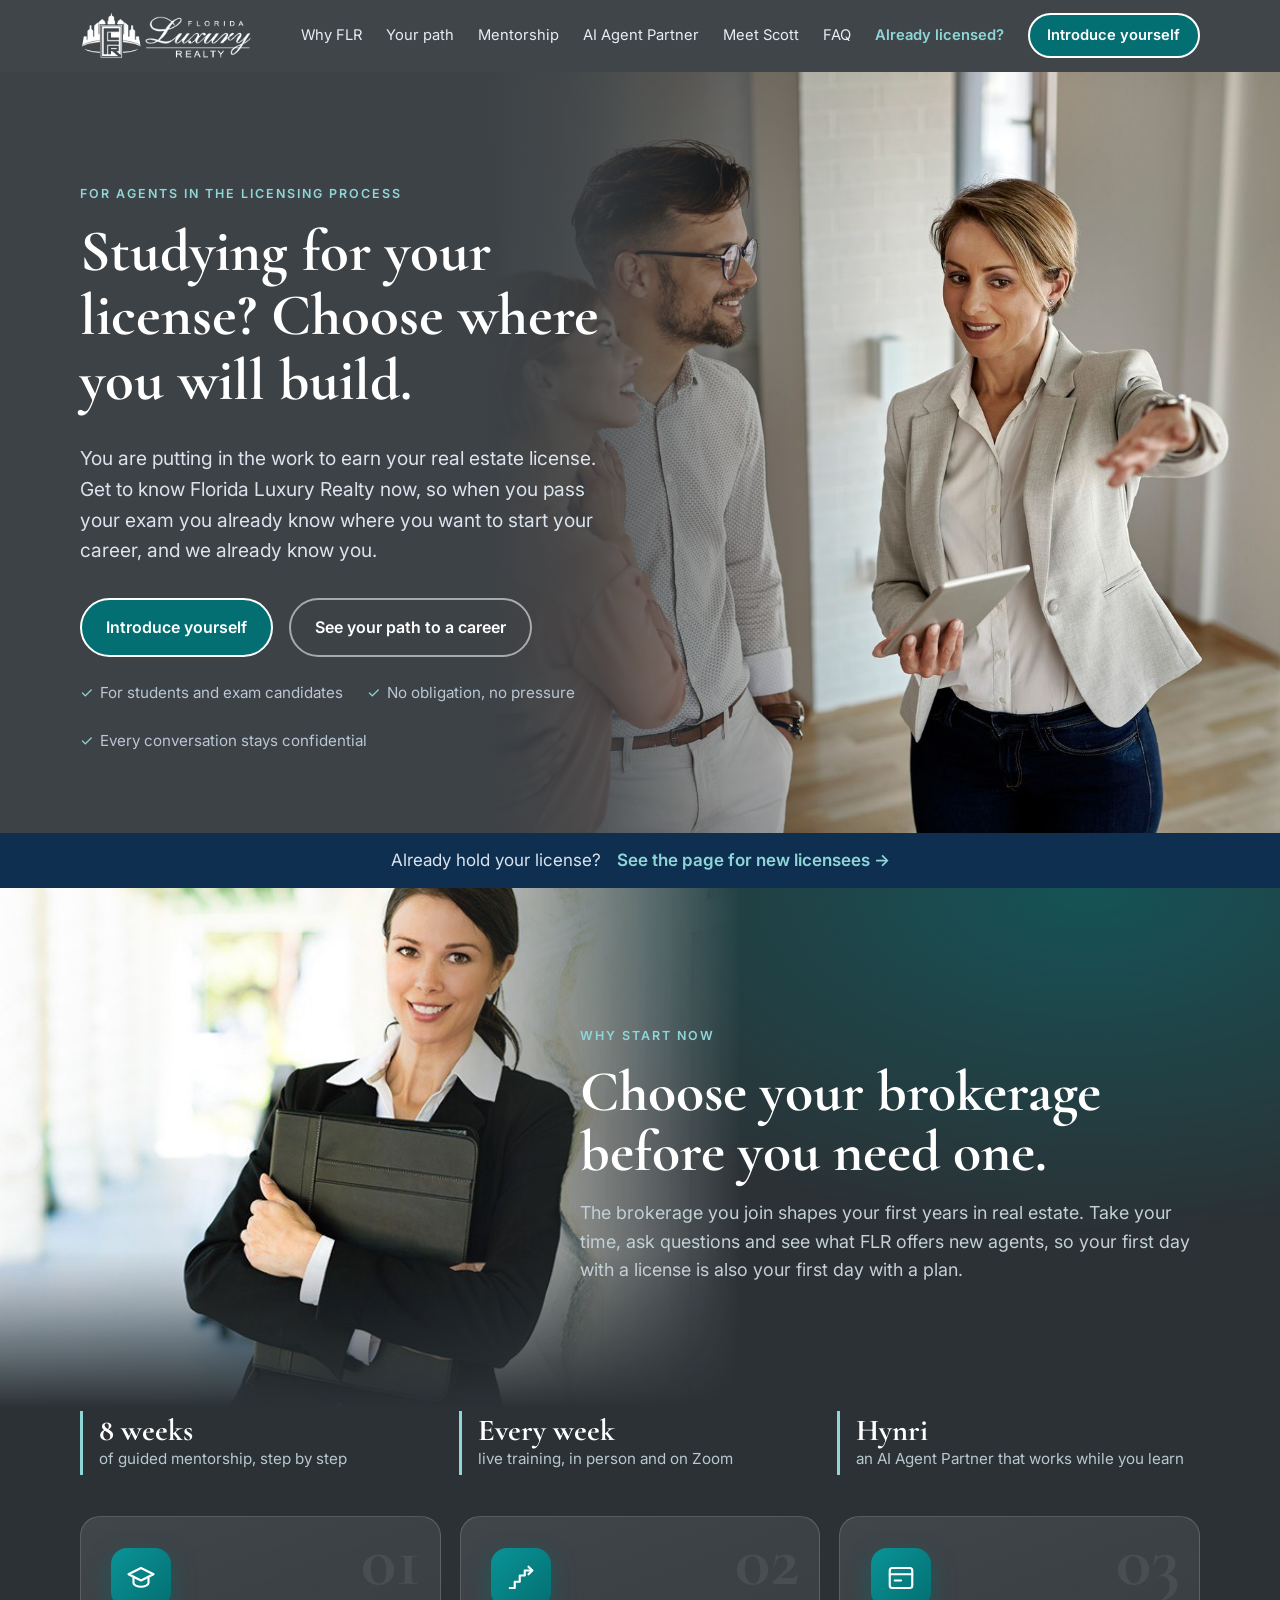
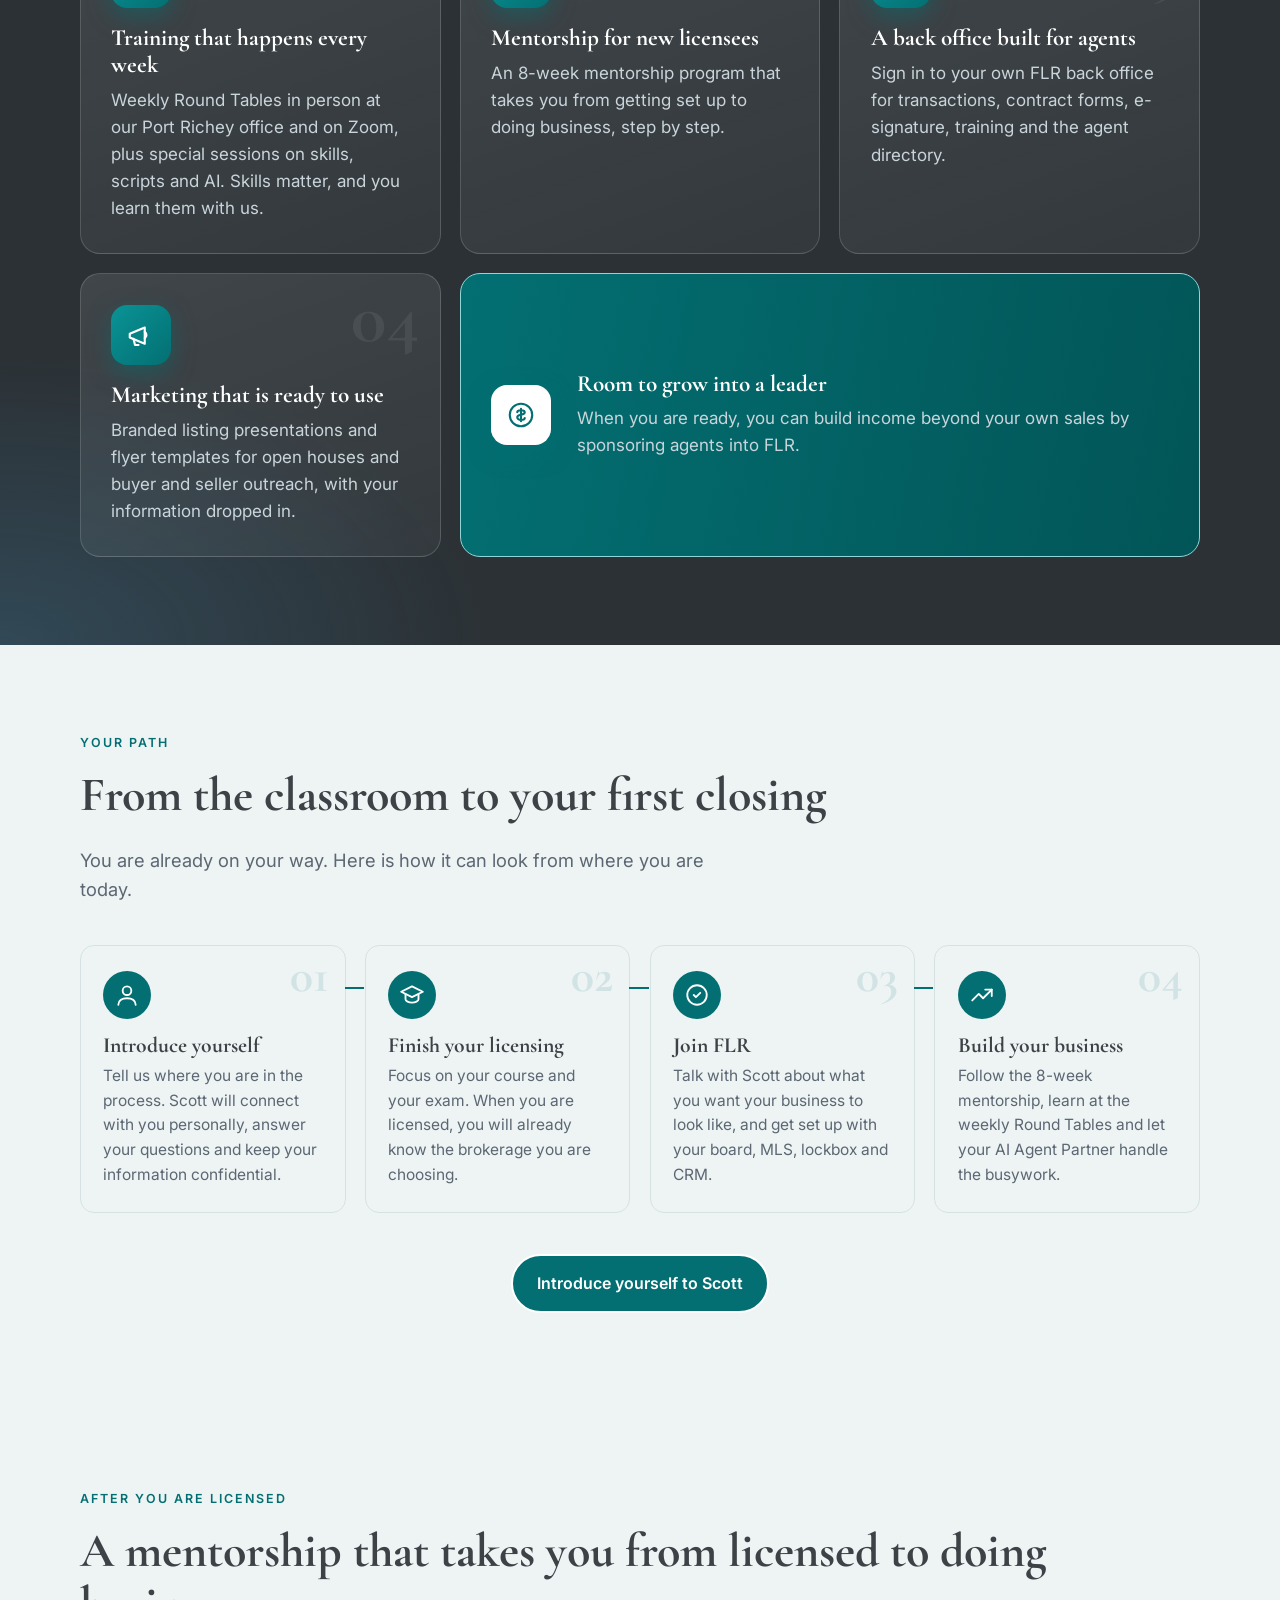
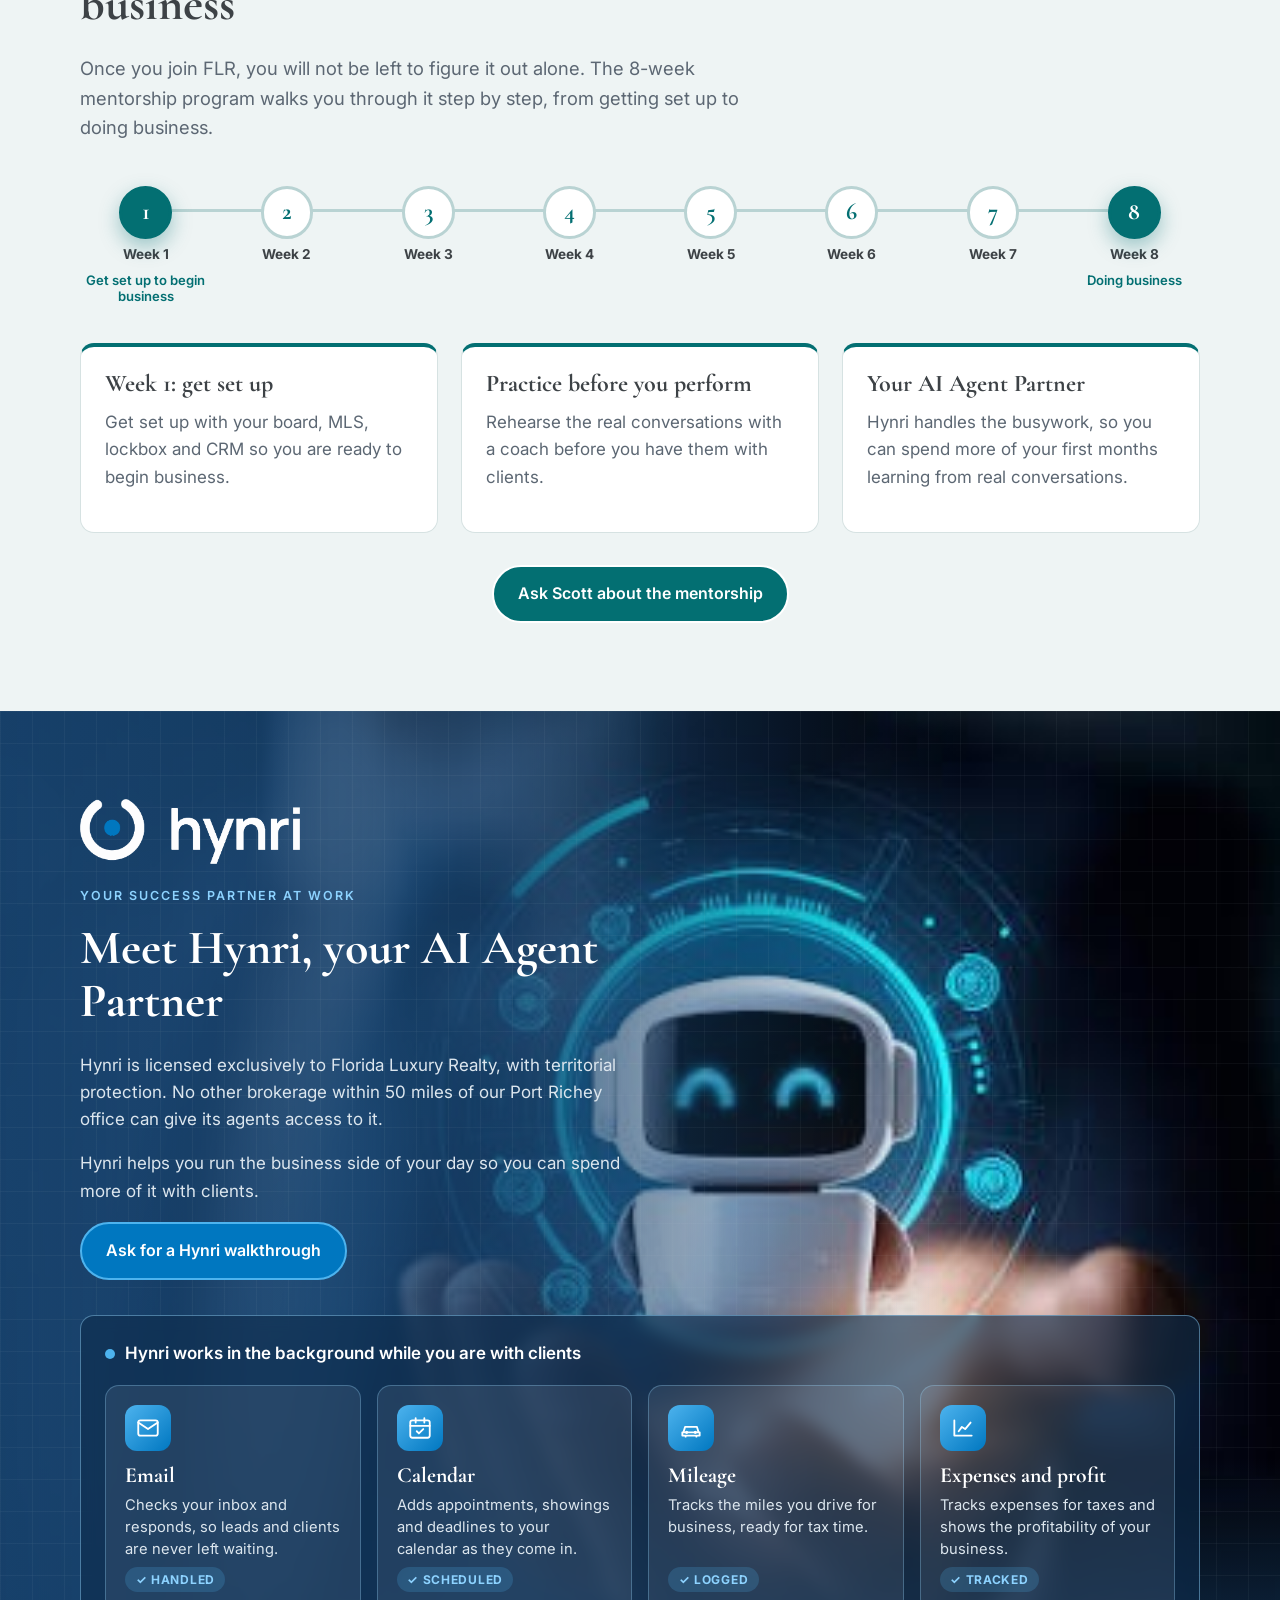
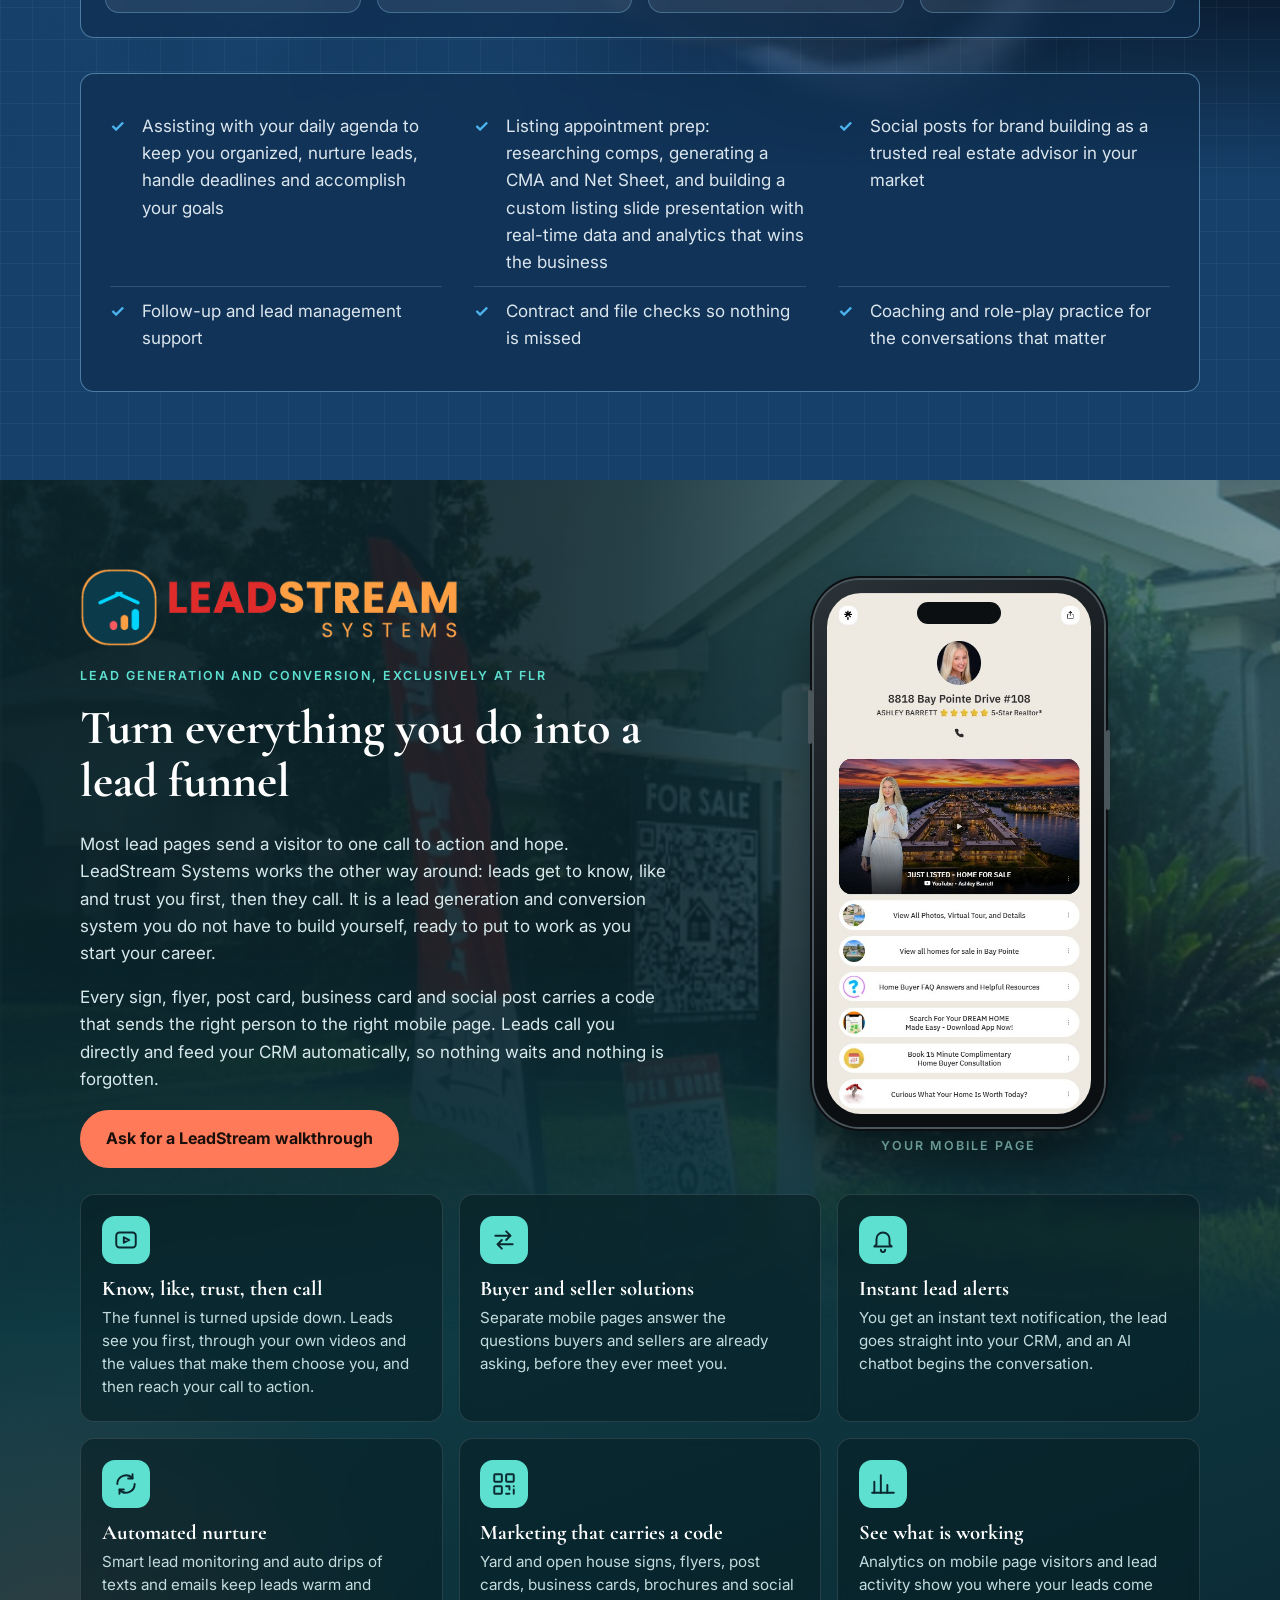
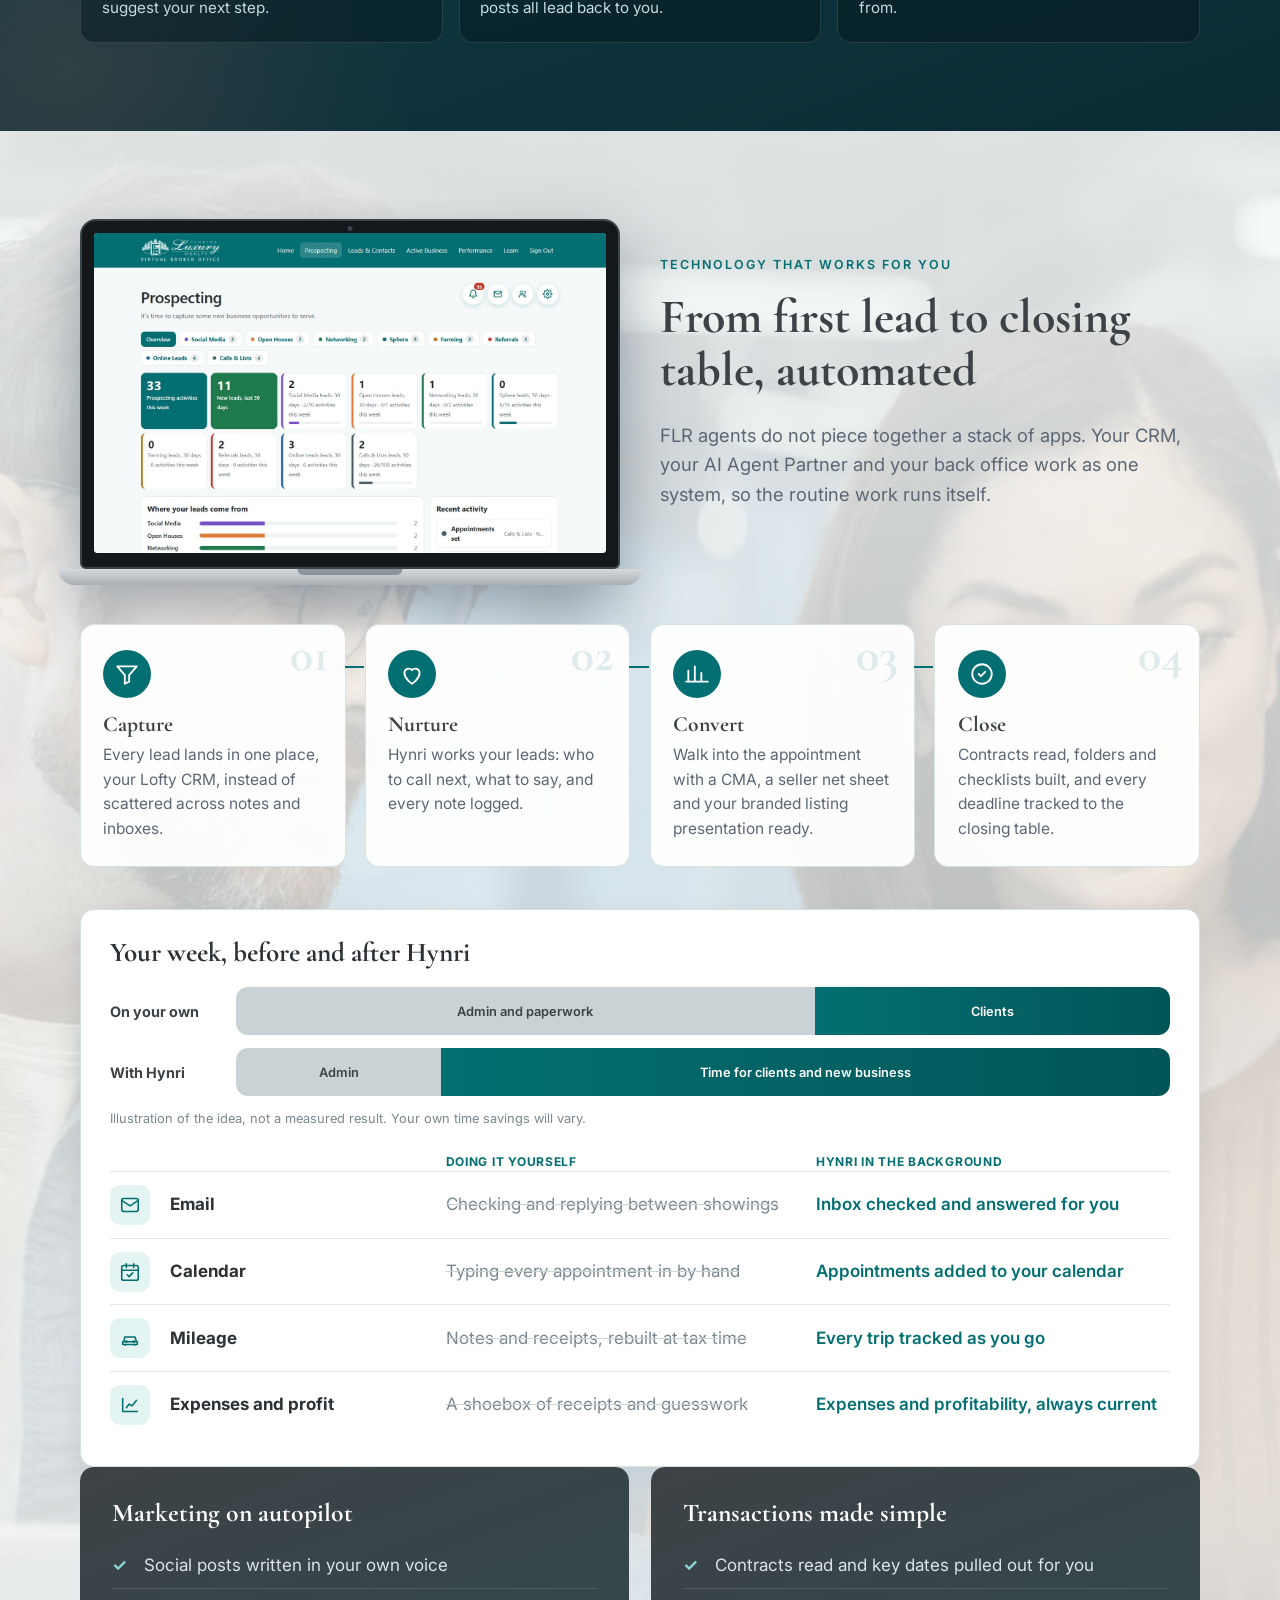
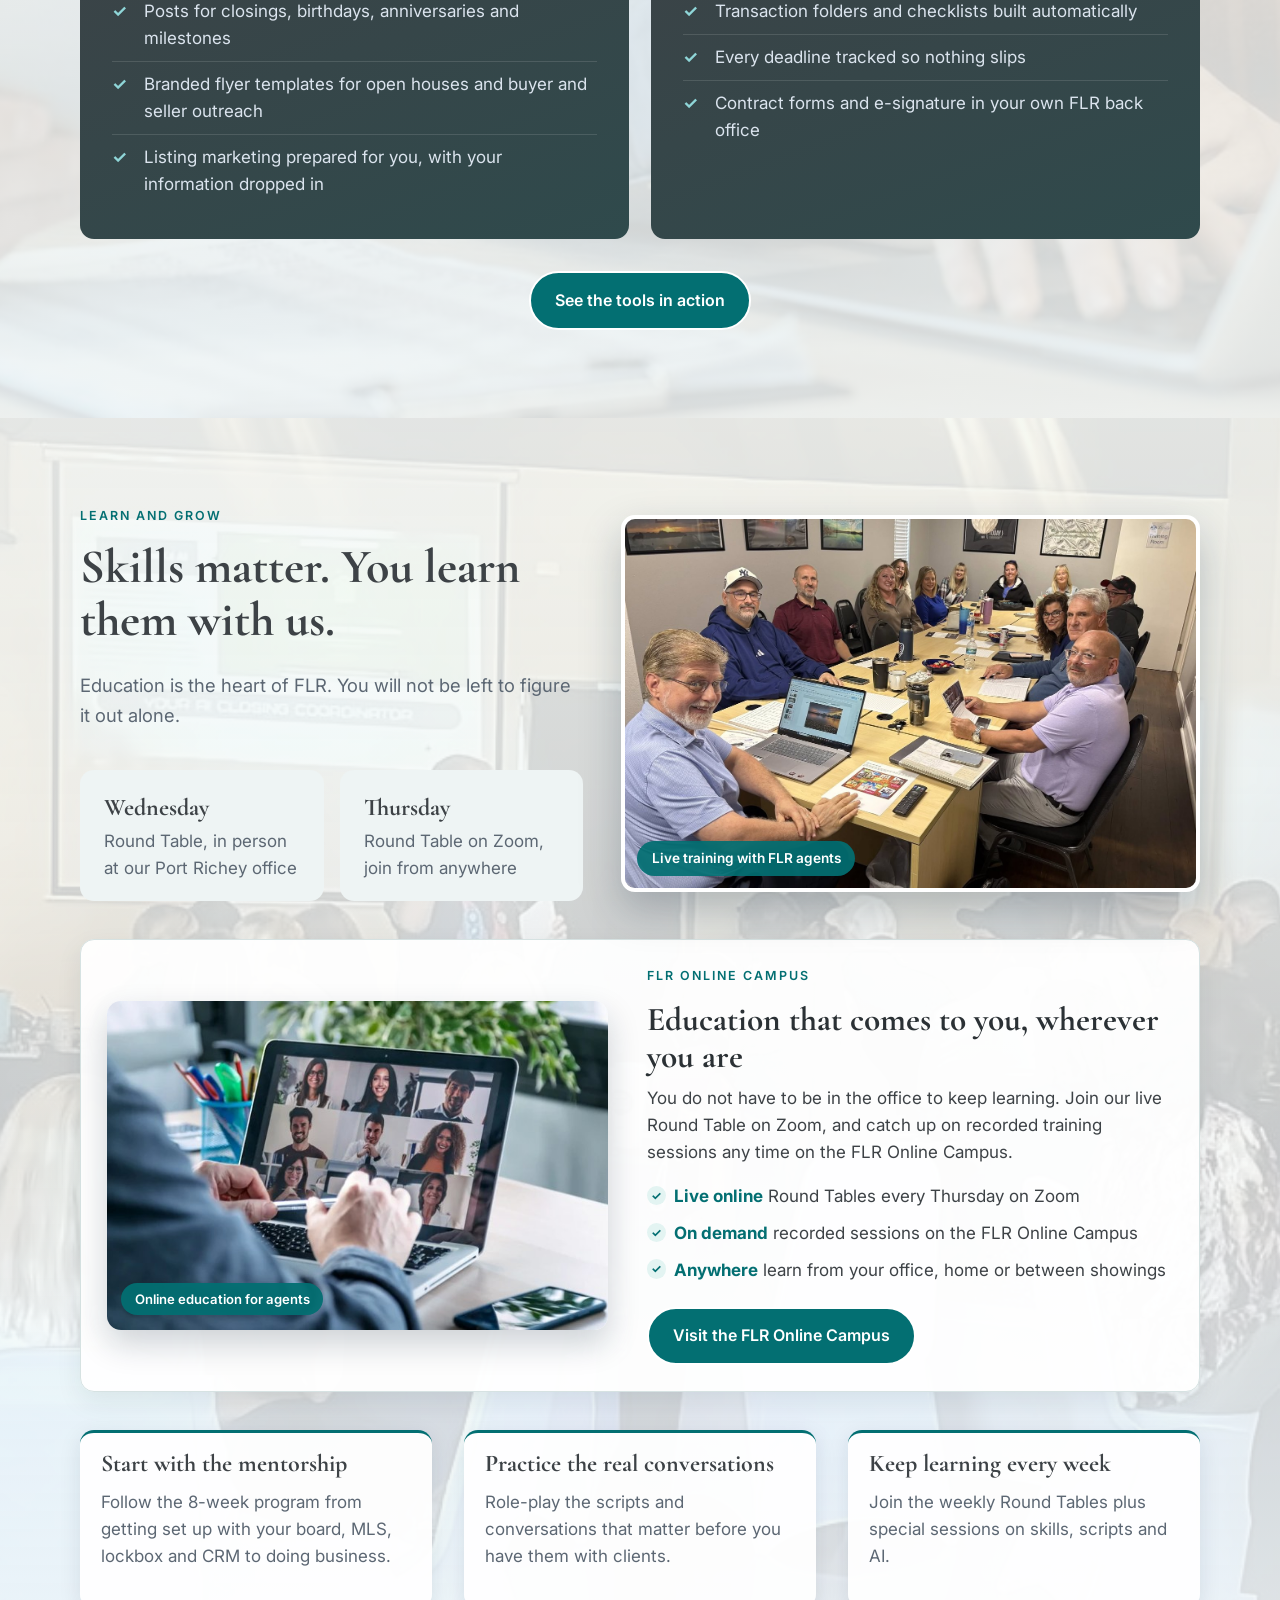
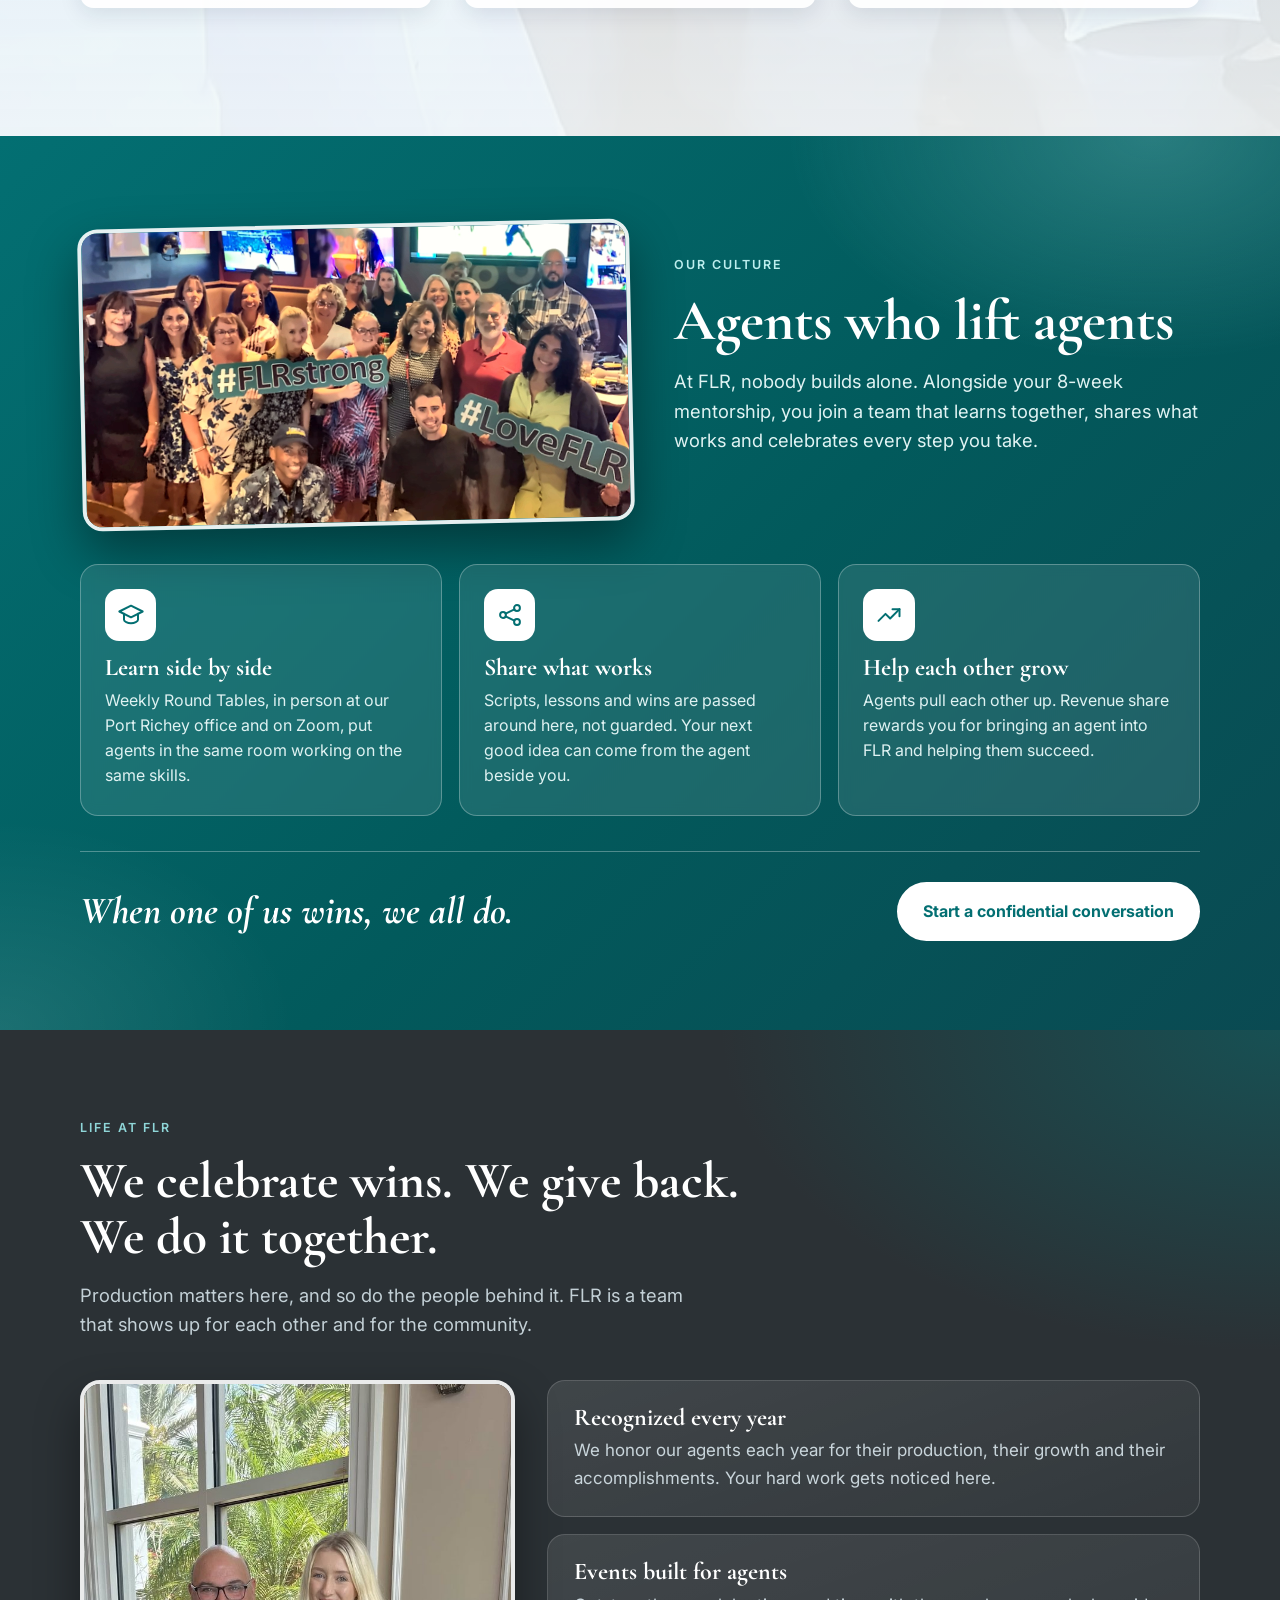
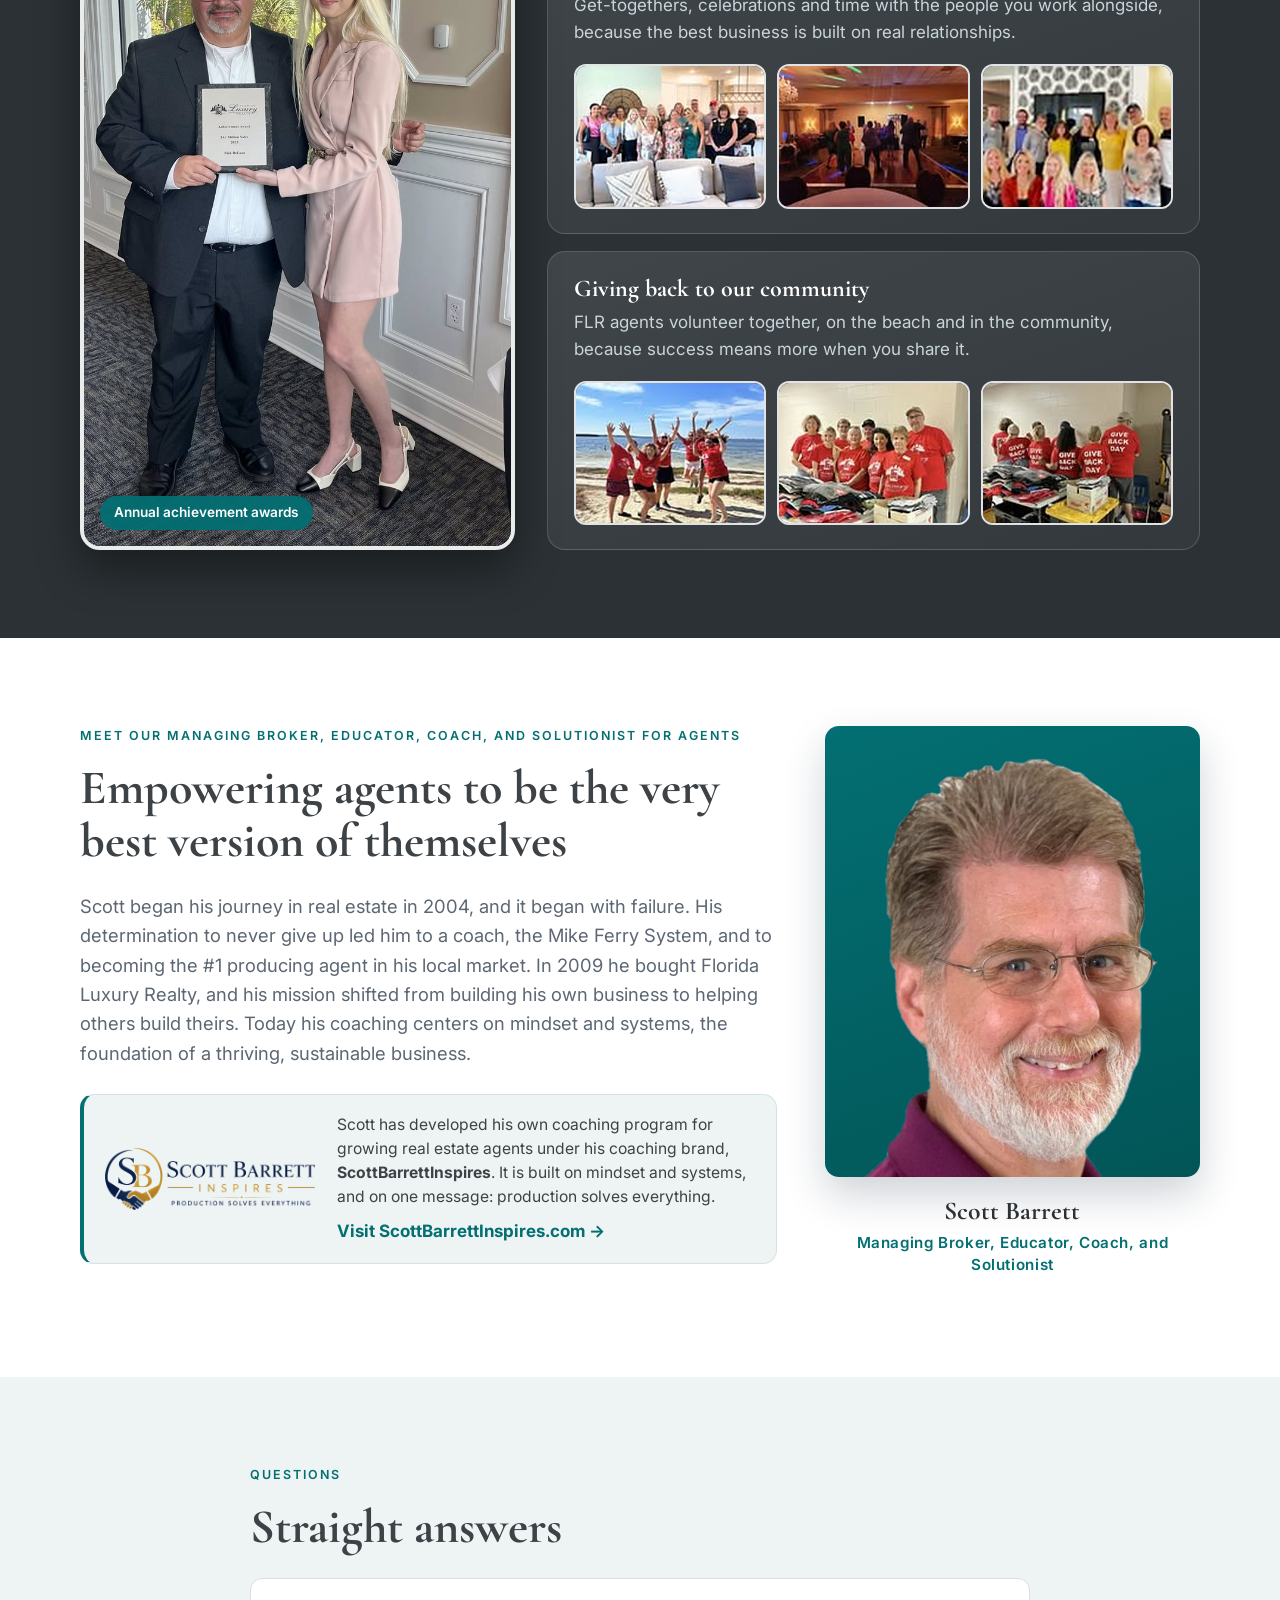
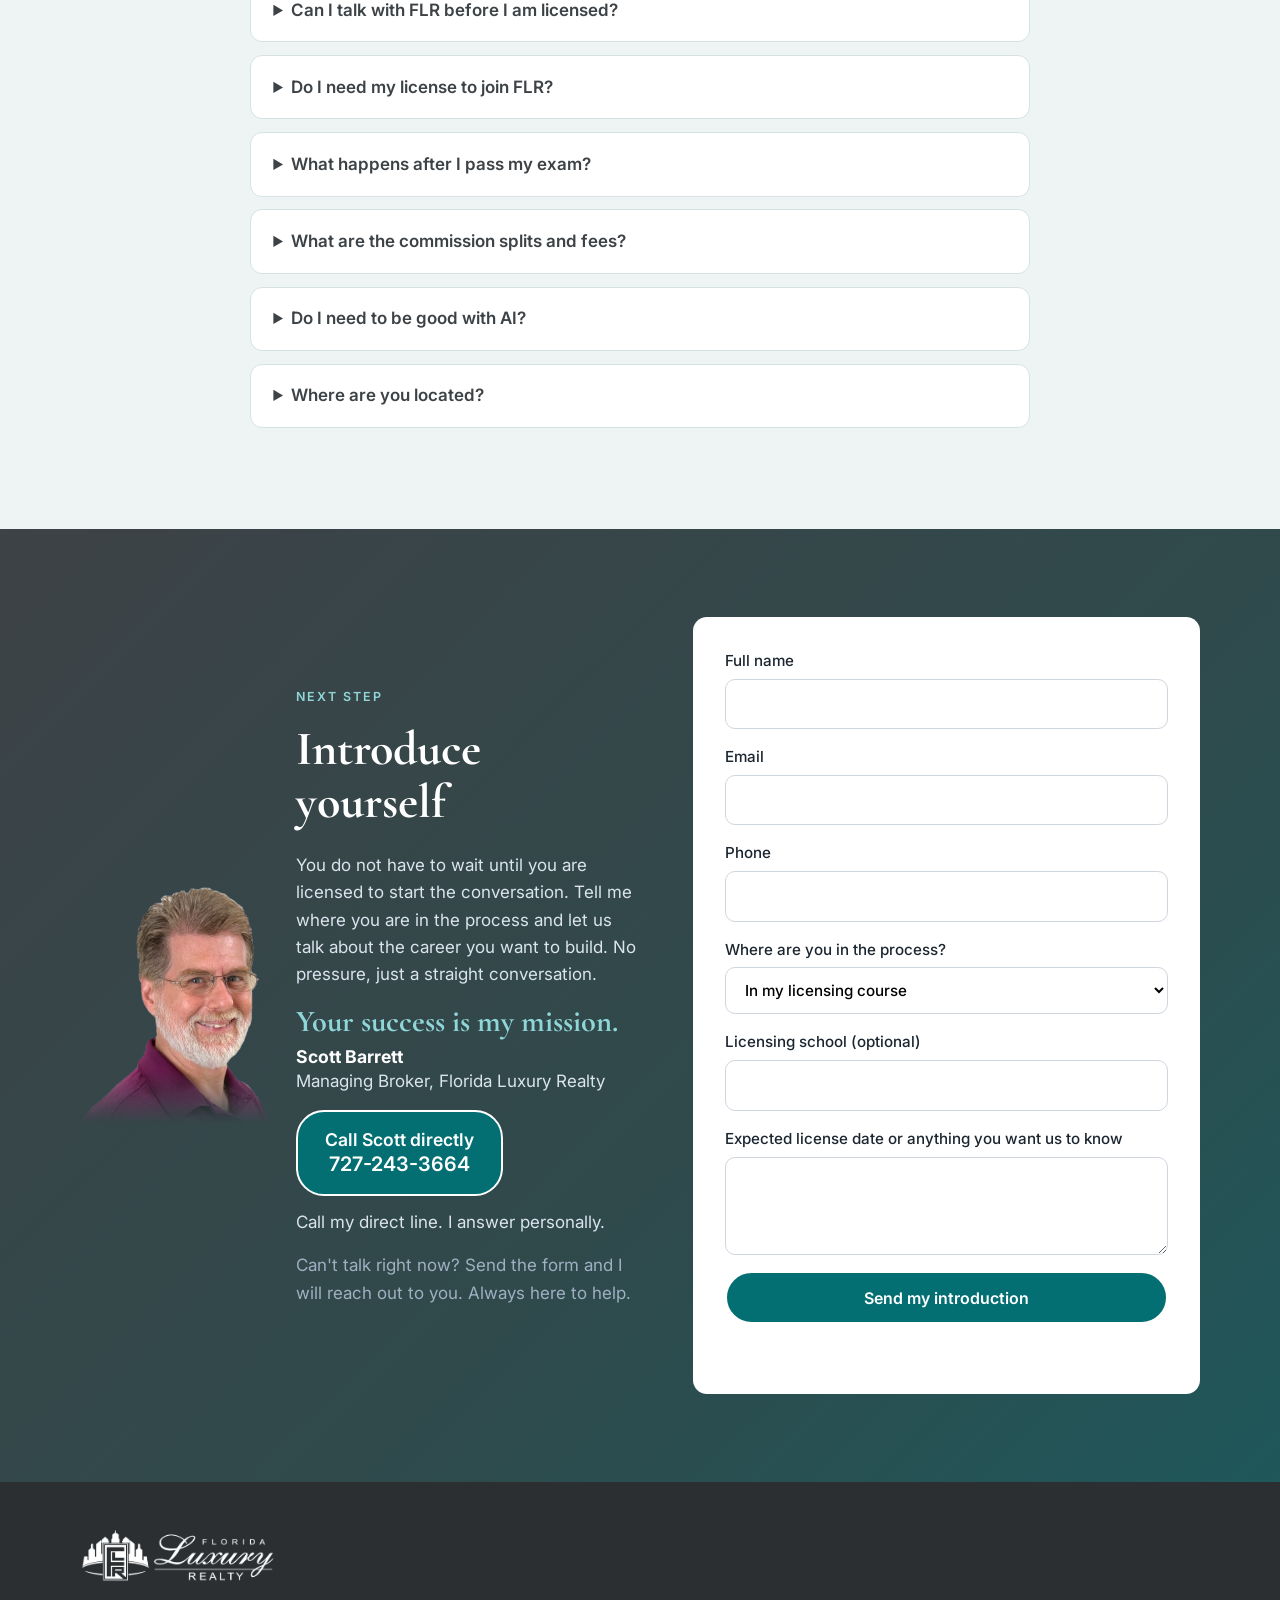
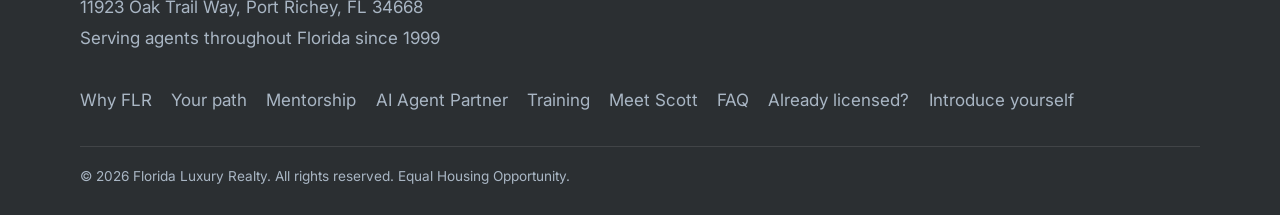
<file: future-agents/index.html>
<!DOCTYPE html>
<html lang="en">
<head>
<meta charset="utf-8">
<meta name="viewport" content="width=device-width, initial-scale=1">
<title>Studying for Your Real Estate License? Meet Florida Luxury Realty</title>
<meta name="description" content="In your real estate licensing course or preparing for the exam? Introduce yourself to Florida Luxury Realty now, so you are considered when you earn your license. 8-week mentorship, weekly training and an AI Agent Partner.">
<meta property="og:title" content="Studying for Your License? Meet Florida Luxury Realty">
<meta property="og:description" content="Introduce yourself before you are licensed. Mentorship, weekly training and an AI Agent Partner.">
<meta property="og:type" content="website">
<meta property="og:image" content="https://joinflr.com/assets/flr-logo.jpg">
<meta property="og:url" content="https://joinflr.com/future-agents/">
<link rel="canonical" href="https://joinflr.com/future-agents/">
<link rel="preconnect" href="https://fonts.googleapis.com">
<link rel="preconnect" href="https://fonts.gstatic.com" crossorigin>
<link href="https://fonts.googleapis.com/css2?family=Cormorant+Garamond:ital,wght@0,500;0,600;0,700;1,500;1,600;1,700&family=Inter:wght@400;500;600&display=swap" rel="stylesheet">
<link rel="icon" type="image/png" href="../assets/favicon.png">
<link rel="apple-touch-icon" href="../assets/favicon.png">
<meta name="theme-color" content="#3D4246">
<link rel="stylesheet" href="../styles.css?v=20261124c">
<script type="application/ld+json">
{
  "@context": "https://schema.org",
  "@type": "RealEstateAgent",
  "name": "Florida Luxury Realty",
  "url": "https://joinflr.com/future-agents/",
  "logo": "https://joinflr.com/assets/flr-logo.jpg",
  "address": {
    "@type": "PostalAddress",
    "streetAddress": "11923 Oak Trail Way",
    "addressLocality": "Port Richey",
    "addressRegion": "FL",
    "postalCode": "34668",
    "addressCountry": "US"
  }
}
</script>
</head>
<body>
<div id="page-top"></div>

<header class="nav">
  <div class="wrap nav-inner">
    <a class="brand" href="#page-top" aria-label="Florida Luxury Realty home">
      <img src="../assets/flr-logo-white.png" width="173" height="46" alt="Florida Luxury Realty">
    </a>
    <button class="menu-btn" aria-label="Open menu" aria-expanded="false" aria-controls="menu">Menu</button>
    <nav id="menu" class="menu">
      <a href="#why">Why FLR</a>
      <a href="#path">Your path</a>
      <a href="#mentorship">Mentorship</a>
      <a href="#hynri">AI Agent Partner</a>
      <a href="#service">Meet Scott</a>
      <a href="#faq">FAQ</a>
      <a class="menu-alt" href="../new-agents/">Already licensed?</a>
      <a class="btn btn-teal btn-sm" href="#contact">Introduce yourself</a>
    </nav>
  </div>
</header>

<main>

<section class="hero">
  <div class="hero-photo" role="img" aria-label="A Florida Luxury Realty agent showing a happy couple their new home"></div>
  <div class="wrap hero-inner">
    <p class="eyebrow">For agents in the licensing process</p>
    <h1>Studying for your license? Choose where you will build.</h1>
    <p class="lead">You are putting in the work to earn your real estate license. Get to know Florida Luxury Realty now, so when you pass your exam you already know where you want to start your career, and we already know you.</p>
    <div class="hero-cta">
      <a class="btn btn-teal" href="#contact">Introduce yourself</a>
      <a class="btn btn-ghost" href="#path">See your path to a career</a>
    </div>
    <ul class="hero-points">
      <li>For students and exam candidates</li>
      <li>No obligation, no pressure</li>
      <li>Every conversation stays confidential</li>
    </ul>
  </div>
</section>

<aside class="audience-band">
  <div class="wrap audience-inner">
    <p>Already hold your license?</p>
    <a href="../new-agents/">See the page for new licensees &rarr;</a>
  </div>
</aside>


<section class="section why-sec why-long" id="why">
  <div class="wrap">
    <div class="why-head"><div class="why-text">
    <p class="eyebrow">Why start now</p>
    <h2>Choose your brokerage<br>before you need one.</h2>
    <p class="sub">The brokerage you join shapes your first years in real estate. Take your time, ask questions and see what FLR offers new agents, so your first day with a license is also your first day with a plan.</p>
    </div></div>

    <ul class="proof" aria-label="FLR at a glance">
      <li><strong>8 weeks</strong><span>of guided mentorship, step by step</span></li>
      <li><strong>Every week</strong><span>live training, in person and on Zoom</span></li>
      <li><strong>Hynri</strong><span>an AI Agent Partner that works while you learn</span></li>
    </ul>

    <div class="bento">
      <article class="tile reveal">
        <span class="tile-no" aria-hidden="true">01</span>
        <div class="icon"><svg viewBox="0 0 24 24" width="30" height="30" fill="none" stroke="currentColor" stroke-width="1.7" stroke-linecap="round" stroke-linejoin="round" aria-hidden="true"><path d="M2 9l10-5 10 5-10 5z"/><path d="M6 11v5c0 1.5 3 3 6 3s6-1.5 6-3v-5"/></svg></div>
        <h3>Training that happens every week</h3>
        <p>Weekly Round Tables in person at our Port Richey office and on Zoom, plus special sessions on skills, scripts and AI. Skills matter, and you learn them with us.</p>
      </article>
      <article class="tile reveal">
        <span class="tile-no" aria-hidden="true">02</span>
        <div class="icon"><svg viewBox="0 0 24 24" width="30" height="30" fill="none" stroke="currentColor" stroke-width="1.7" stroke-linecap="round" stroke-linejoin="round" aria-hidden="true"><path d="M3 20h4v-5h4v-5h4V6h6"/><path d="M18 3l3 3-3 3"/></svg></div>
        <h3>Mentorship for new licensees</h3>
        <p>An 8-week mentorship program that takes you from getting set up to doing business, step by step.</p>
      </article>
      <article class="tile reveal">
        <span class="tile-no" aria-hidden="true">03</span>
        <div class="icon"><svg viewBox="0 0 24 24" width="30" height="30" fill="none" stroke="currentColor" stroke-width="1.7" stroke-linecap="round" stroke-linejoin="round" aria-hidden="true"><rect x="3" y="4" width="18" height="16" rx="2"/><path d="M3 9h18M7 14h5"/></svg></div>
        <h3>A back office built for agents</h3>
        <p>Sign in to your own FLR back office for transactions, contract forms, e-signature, training and the agent directory.</p>
      </article>
      <article class="tile reveal">
        <span class="tile-no" aria-hidden="true">04</span>
        <div class="icon"><svg viewBox="0 0 24 24" width="30" height="30" fill="none" stroke="currentColor" stroke-width="1.7" stroke-linecap="round" stroke-linejoin="round" aria-hidden="true"><path d="M3 11v3l12 5V6z"/><path d="M15 9.5a3 3 0 010 5M6 15l1.2 5H10"/></svg></div>
        <h3>Marketing that is ready to use</h3>
        <p>Branded listing presentations and flyer templates for open houses and buyer and seller outreach, with your information dropped in.</p>
      </article>
      <article class="tile tile-share reveal">
        <div class="icon"><svg viewBox="0 0 24 24" width="30" height="30" fill="none" stroke="currentColor" stroke-width="1.7" stroke-linecap="round" stroke-linejoin="round" aria-hidden="true"><circle cx="12" cy="12" r="9"/><path d="M12 7v10M9 9.8c0-1 1.3-1.6 3-1.6s3 .6 3 1.8-1.5 1.5-3 1.8-3 .7-3 1.9S10.3 16 12 16s3-.6 3-1.6"/></svg></div>
        <div>
          <h3>Room to grow into a leader</h3>
          <p>When you are ready, you can build income beyond your own sales by sponsoring agents into FLR.</p>
        </div>
      </article>
    </div>
  </div>
</section>

<section class="section tint" id="path">
  <div class="wrap">
    <p class="eyebrow dark">Your path</p>
    <h2>From the classroom to your first closing</h2>
    <p class="sub">You are already on your way. Here is how it can look from where you are today.</p>
    <ol class="stages" aria-label="Your path from licensing course to career">
      <li class="stage reveal"><span class="stage-ic"><svg viewBox="0 0 24 24" width="26" height="26" fill="none" stroke="currentColor" stroke-width="1.7" stroke-linecap="round" stroke-linejoin="round" aria-hidden="true"><path d="M12 12a4 4 0 100-8 4 4 0 000 8zM4 21c0-4 3.5-6 8-6s8 2 8 6"/></svg></span><span class="stage-no" aria-hidden="true">01</span><h3>Introduce yourself</h3><p>Tell us where you are in the process. Scott will connect with you personally, answer your questions and keep your information confidential.</p></li>
      <li class="stage reveal"><span class="stage-ic"><svg viewBox="0 0 24 24" width="26" height="26" fill="none" stroke="currentColor" stroke-width="1.7" stroke-linecap="round" stroke-linejoin="round" aria-hidden="true"><path d="M2 9l10-5 10 5-10 5z"/><path d="M6 11v5c0 1.5 3 3 6 3s6-1.5 6-3v-5"/></svg></span><span class="stage-no" aria-hidden="true">02</span><h3>Finish your licensing</h3><p>Focus on your course and your exam. When you are licensed, you will already know the brokerage you are choosing.</p></li>
      <li class="stage reveal"><span class="stage-ic"><svg viewBox="0 0 24 24" width="26" height="26" fill="none" stroke="currentColor" stroke-width="1.7" stroke-linecap="round" stroke-linejoin="round" aria-hidden="true"><path d="M9 12l2 2 4-4"/><circle cx="12" cy="12" r="9"/></svg></span><span class="stage-no" aria-hidden="true">03</span><h3>Join FLR</h3><p>Talk with Scott about what you want your business to look like, and get set up with your board, MLS, lockbox and CRM.</p></li>
      <li class="stage reveal"><span class="stage-ic"><svg viewBox="0 0 24 24" width="26" height="26" fill="none" stroke="currentColor" stroke-width="1.7" stroke-linecap="round" stroke-linejoin="round" aria-hidden="true"><path d="M3 17l6-6 4 4 8-8"/><path d="M15 7h6v6"/></svg></span><span class="stage-no" aria-hidden="true">04</span><h3>Build your business</h3><p>Follow the 8-week mentorship, learn at the weekly Round Tables and let your AI Agent Partner handle the busywork.</p></li>
    </ol>
    <p class="mentor-cta"><a class="btn btn-teal" href="#contact">Introduce yourself to Scott</a></p>
  </div>
</section>

<section class="section mentor-sec" id="mentorship">
  <div class="wrap">
    <p class="eyebrow dark">After you are licensed</p>
    <h2>A mentorship that takes you from licensed to doing business</h2>
    <p class="sub">Once you join FLR, you will not be left to figure it out alone. The 8-week mentorship program walks you through it step by step, from getting set up to doing business.</p>
    <ol class="weeks" aria-label="The 8-week mentorship"><li class="wk wk-on"><span>1</span><b>Week 1</b><em>Get set up to begin business</em></li><li class="wk"><span>2</span><b>Week 2</b></li><li class="wk"><span>3</span><b>Week 3</b></li><li class="wk"><span>4</span><b>Week 4</b></li><li class="wk"><span>5</span><b>Week 5</b></li><li class="wk"><span>6</span><b>Week 6</b></li><li class="wk"><span>7</span><b>Week 7</b></li><li class="wk"><span>8</span><b>Week 8</b><em>Doing business</em></li></ol>
    <div class="mentor-cols">
      <div class="col reveal">
        <h3>Week 1: get set up</h3>
        <p>Get set up with your board, MLS, lockbox and CRM so you are ready to begin business.</p>
      </div>
      <div class="col reveal">
        <h3>Practice before you perform</h3>
        <p>Rehearse the real conversations with a coach before you have them with clients.</p>
      </div>
      <div class="col reveal">
        <h3>Your AI Agent Partner</h3>
        <p>Hynri handles the busywork, so you can spend more of your first months learning from real conversations.</p>
      </div>
    </div>
    <p class="mentor-cta"><a class="btn btn-teal" href="#contact">Ask Scott about the mentorship</a></p>
  </div>
</section>


<section class="section hynri-sec" id="hynri">
  <div class="wrap split">
    <div>
      <img class="hynri-mark" src="../assets/hynri-logo.png" width="731" height="215" alt="Hynri">
      <p class="eyebrow">Your success partner at work</p>
      <h2>Meet Hynri, your AI Agent Partner</h2>
      <p>Hynri is licensed exclusively to Florida Luxury Realty, with territorial protection. No other brokerage within 50 miles of our Port Richey office can give its agents access to it.</p>
      <p>Hynri helps you run the business side of your day so you can spend more of it with clients.</p>
      <a class="btn btn-hynri" href="#contact">Ask for a Hynri walkthrough</a>
    </div>
    <div class="hynri-art">
      
    </div>
  </div>
  <div class="wrap">
    <div class="bg-flow reveal">
      <p class="bg-flow-h"><span class="bg-dot" aria-hidden="true"></span>Hynri works in the background while you are with clients</p>
      <div class="bg-grid">
        <div class="bg-card"><span class="bg-ic"><svg viewBox="0 0 24 24" width="26" height="26" fill="none" stroke="currentColor" stroke-width="1.7" stroke-linecap="round" stroke-linejoin="round" aria-hidden="true"><rect x="3" y="5" width="18" height="14" rx="2"/><path d="M3 7l9 6 9-6"/></svg></span><h3>Email</h3><p>Checks your inbox and responds, so leads and clients are never left waiting.</p><span class="bg-tag">Handled</span></div>
        <div class="bg-card"><span class="bg-ic"><svg viewBox="0 0 24 24" width="26" height="26" fill="none" stroke="currentColor" stroke-width="1.7" stroke-linecap="round" stroke-linejoin="round" aria-hidden="true"><rect x="3" y="5" width="18" height="16" rx="2"/><path d="M8 3v4M16 3v4M3 10h18M9 15l2 2 4-4"/></svg></span><h3>Calendar</h3><p>Adds appointments, showings and deadlines to your calendar as they come in.</p><span class="bg-tag">Scheduled</span></div>
        <div class="bg-card"><span class="bg-ic"><svg viewBox="0 0 24 24" width="26" height="26" fill="none" stroke="currentColor" stroke-width="1.7" stroke-linecap="round" stroke-linejoin="round" aria-hidden="true"><path d="M5 16l1.5-5h11L19 16M4 16h16v3H4zM7 19v1M17 19v1"/><circle cx="8" cy="16" r=".6"/><circle cx="16" cy="16" r=".6"/></svg></span><h3>Mileage</h3><p>Tracks the miles you drive for business, ready for tax time.</p><span class="bg-tag">Logged</span></div>
        <div class="bg-card"><span class="bg-ic"><svg viewBox="0 0 24 24" width="26" height="26" fill="none" stroke="currentColor" stroke-width="1.7" stroke-linecap="round" stroke-linejoin="round" aria-hidden="true"><path d="M4 19V5M4 19h16M8 15l3-4 3 2 5-6"/></svg></span><h3>Expenses and profit</h3><p>Tracks expenses for taxes and shows the profitability of your business.</p><span class="bg-tag">Tracked</span></div>
      </div>
    </div>
  </div>
  <div class="wrap">
    <ul class="checks">
      <li>Assisting with your daily agenda to keep you organized, nurture leads, handle deadlines and accomplish your goals</li>
      <li>Listing appointment prep: researching comps, generating a CMA and Net Sheet, and building a custom listing slide presentation with real-time data and analytics that wins the business</li>
      <li>Social posts for brand building as a trusted real estate advisor in your market</li>
      <li>Follow-up and lead management support</li>
      <li>Contract and file checks so nothing is missed</li>
      <li>Coaching and role-play practice for the conversations that matter</li>
    </ul>
  </div>
</section>

<section class="section ls-sec" id="leadstream">
  <div class="wrap ls-grid">
    <div class="ls-copy">
      <img class="ls-logo" src="../assets/leadstream-logo.png" width="900" height="185" alt="LeadStream Systems" loading="lazy">
      <p class="eyebrow">Lead generation and conversion, exclusively at FLR</p>
      <h2>Turn everything you do into a lead funnel</h2>
      <p>Most lead pages send a visitor to one call to action and hope. LeadStream Systems works the other way around: leads get to know, like and trust you first, then they call. It is a lead generation and conversion system you do not have to build yourself, ready to put to work as you start your career.</p>
      <p>Every sign, flyer, post card, business card and social post carries a code that sends the right person to the right mobile page. Leads call you directly and feed your CRM automatically, so nothing waits and nothing is forgotten.</p>
      <a class="btn btn-ls" href="#contact">Ask for a LeadStream walkthrough</a>
    </div>
    <div class="ls-art" aria-hidden="false">
      <figure class="ls-phone"><div class="phone-frame"><span class="phone-notch"></span><img src="../assets/ls-mobile-page-baypointe.jpg" width="480" height="946" alt="A LeadStream mobile page for a just-listed home, with a listing video and buyer links" loading="lazy"></div><figcaption>Your mobile page</figcaption></figure>
    </div>
  </div>
  <div class="wrap">
    <ul class="ls-feats">
      <li><span class="lf-ic"><svg viewBox="0 0 24 24" width="26" height="26" fill="none" stroke="currentColor" stroke-width="1.8" stroke-linecap="round" stroke-linejoin="round" aria-hidden="true"><rect x="3" y="5" width="18" height="14" rx="3"/><path d="M10 9.5l5 2.5-5 2.5z"/></svg></span><h3>Know, like, trust, then call</h3><p>The funnel is turned upside down. Leads see you first, through your own videos and the values that make them choose you, and then reach your call to action.</p></li>
      <li><span class="lf-ic"><svg viewBox="0 0 24 24" width="26" height="26" fill="none" stroke="currentColor" stroke-width="1.8" stroke-linecap="round" stroke-linejoin="round" aria-hidden="true"><path d="M4 8h14M14 4l4 4-4 4M20 16H6M10 12l-4 4 4 4"/></svg></span><h3>Buyer and seller solutions</h3><p>Separate mobile pages answer the questions buyers and sellers are already asking, before they ever meet you.</p></li>
      <li><span class="lf-ic"><svg viewBox="0 0 24 24" width="26" height="26" fill="none" stroke="currentColor" stroke-width="1.8" stroke-linecap="round" stroke-linejoin="round" aria-hidden="true"><path d="M6 16v-5a6 6 0 0112 0v5l2 2H4z"/><path d="M10 21a2 2 0 004 0"/></svg></span><h3>Instant lead alerts</h3><p>You get an instant text notification, the lead goes straight into your CRM, and an AI chatbot begins the conversation.</p></li>
      <li><span class="lf-ic"><svg viewBox="0 0 24 24" width="26" height="26" fill="none" stroke="currentColor" stroke-width="1.8" stroke-linecap="round" stroke-linejoin="round" aria-hidden="true"><path d="M20 12a8 8 0 01-14 5.3M4 12a8 8 0 0114-5.3"/><path d="M18 3v4h-4M6 21v-4h4"/></svg></span><h3>Automated nurture</h3><p>Smart lead monitoring and auto drips of texts and emails keep leads warm and suggest your next step.</p></li>
      <li><span class="lf-ic"><svg viewBox="0 0 24 24" width="26" height="26" fill="none" stroke="currentColor" stroke-width="1.8" stroke-linecap="round" stroke-linejoin="round" aria-hidden="true"><rect x="3" y="3" width="7" height="7" rx="1"/><rect x="14" y="3" width="7" height="7" rx="1"/><rect x="3" y="14" width="7" height="7" rx="1"/><path d="M14 14h3v3M21 14v.01M14 21h3M21 17v4"/></svg></span><h3>Marketing that carries a code</h3><p>Yard and open house signs, flyers, post cards, business cards, brochures and social posts all lead back to you.</p></li>
      <li><span class="lf-ic"><svg viewBox="0 0 24 24" width="26" height="26" fill="none" stroke="currentColor" stroke-width="1.8" stroke-linecap="round" stroke-linejoin="round" aria-hidden="true"><path d="M4 20V10M10 20V4M16 20v-7"/><path d="M2 20h20"/></svg></span><h3>See what is working</h3><p>Analytics on mobile page visitors and lead activity show you where your leads come from.</p></li>
    </ul>
  </div>
</section>

<section class="section tech-sec" id="technology">
  <div class="wrap">
    <div class="tech-head">
      <div class="tech-head-text">
      <p class="eyebrow dark">Technology that works for you</p>
    <h2>From first lead to closing table, automated</h2>
    <p class="sub">FLR agents do not piece together a stack of apps. Your CRM, your AI Agent Partner and your back office work as one system, so the routine work runs itself.</p>
      </div>
      <figure class="laptop" aria-label="The FLR Virtual Broker Office on a laptop"><div class="laptop-lid"><span class="laptop-cam"></span><img src="../assets/backoffice-screen.jpg" width="1400" height="940" alt="The FLR Virtual Broker Office prospecting dashboard showing weekly activity, new leads and lead sources" loading="lazy"></div><div class="laptop-base"></div></figure>
    </div>

    <ol class="stages" aria-label="Lead to closing">
      <li class="stage reveal"><span class="stage-ic"><svg viewBox="0 0 24 24" width="26" height="26" fill="none" stroke="currentColor" stroke-width="1.7" stroke-linecap="round" stroke-linejoin="round" aria-hidden="true"><path d="M3 5h18l-7 8v6l-4 2v-8z"/></svg></span><span class="stage-no" aria-hidden="true">01</span><h3>Capture</h3><p>Every lead lands in one place, your Lofty CRM, instead of scattered across notes and inboxes.</p></li>
      <li class="stage reveal"><span class="stage-ic"><svg viewBox="0 0 24 24" width="26" height="26" fill="none" stroke="currentColor" stroke-width="1.7" stroke-linecap="round" stroke-linejoin="round" aria-hidden="true"><path d="M12 21s-7-4.4-7-10a4 4 0 017-2.6A4 4 0 0119 11c0 5.6-7 10-7 10z"/></svg></span><span class="stage-no" aria-hidden="true">02</span><h3>Nurture</h3><p>Hynri works your leads: who to call next, what to say, and every note logged.</p></li>
      <li class="stage reveal"><span class="stage-ic"><svg viewBox="0 0 24 24" width="26" height="26" fill="none" stroke="currentColor" stroke-width="1.7" stroke-linecap="round" stroke-linejoin="round" aria-hidden="true"><path d="M4 19V9M10 19V5M16 19v-8M22 19H2"/></svg></span><span class="stage-no" aria-hidden="true">03</span><h3>Convert</h3><p>Walk into the appointment with a CMA, a seller net sheet and your branded listing presentation ready.</p></li>
      <li class="stage reveal"><span class="stage-ic"><svg viewBox="0 0 24 24" width="26" height="26" fill="none" stroke="currentColor" stroke-width="1.7" stroke-linecap="round" stroke-linejoin="round" aria-hidden="true"><path d="M9 12l2 2 4-4"/><circle cx="12" cy="12" r="9"/></svg></span><span class="stage-no" aria-hidden="true">04</span><h3>Close</h3><p>Contracts read, folders and checklists built, and every deadline tracked to the closing table.</p></li>
    </ol>

    <div class="ba reveal">
      <h3>Your week, before and after Hynri</h3>
      <div class="ba-bars" role="img" aria-label="Illustration: with Hynri handling the routine work, a much smaller share of your week goes to admin and more is left for clients.">
        <div class="ba-bar"><span class="ba-lab">On your own</span><div class="ba-track"><i class="ba-admin" style="width:62%">Admin and paperwork</i><i class="ba-client" style="width:38%">Clients</i></div></div>
        <div class="ba-bar"><span class="ba-lab">With Hynri</span><div class="ba-track"><i class="ba-admin" style="width:22%">Admin</i><i class="ba-client" style="width:78%">Time for clients and new business</i></div></div>
      </div>
      <p class="ba-cap">Illustration of the idea, not a measured result. Your own time savings will vary.</p>
      <div class="ba-head"><span></span><span></span><span>Doing it yourself</span><span>Hynri in the background</span></div>
      <div class="ba-row"><span class="ba-ic"><svg viewBox="0 0 24 24" width="26" height="26" fill="none" stroke="currentColor" stroke-width="1.7" stroke-linecap="round" stroke-linejoin="round" aria-hidden="true"><rect x="3" y="5" width="18" height="14" rx="2"/><path d="M3 7l9 6 9-6"/></svg></span><b>Email</b><span class="ba-old">Checking and replying between showings</span><span class="ba-new">Inbox checked and answered for you</span></div><div class="ba-row"><span class="ba-ic"><svg viewBox="0 0 24 24" width="26" height="26" fill="none" stroke="currentColor" stroke-width="1.7" stroke-linecap="round" stroke-linejoin="round" aria-hidden="true"><rect x="3" y="5" width="18" height="16" rx="2"/><path d="M8 3v4M16 3v4M3 10h18M9 15l2 2 4-4"/></svg></span><b>Calendar</b><span class="ba-old">Typing every appointment in by hand</span><span class="ba-new">Appointments added to your calendar</span></div><div class="ba-row"><span class="ba-ic"><svg viewBox="0 0 24 24" width="26" height="26" fill="none" stroke="currentColor" stroke-width="1.7" stroke-linecap="round" stroke-linejoin="round" aria-hidden="true"><path d="M5 16l1.5-5h11L19 16M4 16h16v3H4zM7 19v1M17 19v1"/><circle cx="8" cy="16" r=".6"/><circle cx="16" cy="16" r=".6"/></svg></span><b>Mileage</b><span class="ba-old">Notes and receipts, rebuilt at tax time</span><span class="ba-new">Every trip tracked as you go</span></div><div class="ba-row"><span class="ba-ic"><svg viewBox="0 0 24 24" width="26" height="26" fill="none" stroke="currentColor" stroke-width="1.7" stroke-linecap="round" stroke-linejoin="round" aria-hidden="true"><path d="M4 19V5M4 19h16M8 15l3-4 3 2 5-6"/></svg></span><b>Expenses and profit</b><span class="ba-old">A shoebox of receipts and guesswork</span><span class="ba-new">Expenses and profitability, always current</span></div>
    </div>

    <div class="tech-split">
      <div class="tech-col reveal">
        <h3>Marketing on autopilot</h3>
        <ul class="tlist">
          <li>Social posts written in your own voice</li>
          <li>Posts for closings, birthdays, anniversaries and milestones</li>
          <li>Branded flyer templates for open houses and buyer and seller outreach</li>
          <li>Listing marketing prepared for you, with your information dropped in</li>
        </ul>
      </div>
      <div class="tech-col reveal">
        <h3>Transactions made simple</h3>
        <ul class="tlist">
          <li>Contracts read and key dates pulled out for you</li>
          <li>Transaction folders and checklists built automatically</li>
          <li>Every deadline tracked so nothing slips</li>
          <li>Contract forms and e-signature in your own FLR back office</li>
        </ul>
      </div>
    </div>
    <p class="tech-cta"><a class="btn btn-teal" href="#contact">See the tools in action</a></p>
  </div>
</section>

<section class="section grow-sec" id="grow">
  <div class="wrap">
    <div class="grow-top">
      <div>
        <p class="eyebrow dark">Learn and grow</p>
        <h2>Skills matter. You learn them with us.</h2>
        <p class="sub">Education is the heart of FLR. You will not be left to figure it out alone.</p>
        <div class="schedule">
      <div><strong>Wednesday</strong><span>Round Table, in person at our Port Richey office</span></div>
      <div><strong>Thursday</strong><span>Round Table on Zoom, join from anywhere</span></div>
    </div>

      </div>
      <figure class="grow-photo">
        <img src="../assets/training-round-table.jpg" width="1400" height="905" alt="FLR agents gathered around the table for a Round Table in the Port Richey training room" loading="lazy">
        <figcaption>Live training with FLR agents</figcaption>
      </figure>
    </div>
    <div class="oe reveal">
      <figure class="oe-photo"><img src="../assets/online-education.jpg" width="675" height="442" alt="An agent on a laptop in a video training session with other agents on screen" loading="lazy"><figcaption>Online education for agents</figcaption></figure>
      <div class="oe-text">
        <p class="eyebrow dark">FLR Online Campus</p>
        <h3>Education that comes to you, wherever you are</h3>
        <p>You do not have to be in the office to keep learning. Join our live Round Table on Zoom, and catch up on recorded training sessions any time on the FLR Online Campus.</p>
        <ul class="oe-list">
          <li><b>Live online</b> Round Tables every Thursday on Zoom</li>
          <li><b>On demand</b> recorded sessions on the FLR Online Campus</li>
          <li><b>Anywhere</b> learn from your office, home or between showings</li>
        </ul>
        <a class="btn btn-teal" href="https://www.youtube.com/@FLROnlineCampus" target="_blank" rel="noopener">Visit the FLR Online Campus</a>
      </div>
    </div>
    <div class="cols">
      <div class="col">
        <h3>Start with the mentorship</h3>
        <p>Follow the 8-week program from getting set up with your board, MLS, lockbox and CRM to doing business.</p>
      </div>
      <div class="col">
        <h3>Practice the real conversations</h3>
        <p>Role-play the scripts and conversations that matter before you have them with clients.</p>
      </div>
      <div class="col">
        <h3>Keep learning every week</h3>
        <p>Join the weekly Round Tables plus special sessions on skills, scripts and AI.</p>
      </div>
    </div>
  </div>
</section>

<section class="section lift-sec" id="community">
  <div class="wrap">
    <div class="lift-head">
      <div>
      <p class="eyebrow">Our culture</p>
    <h2>Agents who lift agents</h2>
    <p class="sub">At FLR, nobody builds alone. Alongside your 8-week mentorship, you join a team that learns together, shares what works and celebrates every step you take.</p>
      </div>
      <figure class="lift-photo"><img src="../assets/flr-strong.jpg" width="2000" height="1080" alt="A large group of FLR agents smiling together, holding #FLRstrong and #LoveFLR signs" loading="lazy"></figure>
    </div>
    <div class="lift-grid">
      <article class="lift-card"><span class="lift-ic"><svg viewBox="0 0 24 24" width="28" height="28" fill="none" stroke="currentColor" stroke-width="1.7" stroke-linecap="round" stroke-linejoin="round" aria-hidden="true"><path d="M2 9l10-5 10 5-10 5z"/><path d="M6 11v5c0 1.5 3 3 6 3s6-1.5 6-3v-5"/></svg></span><h3>Learn side by side</h3><p>Weekly Round Tables, in person at our Port Richey office and on Zoom, put agents in the same room working on the same skills.</p></article>
      <article class="lift-card"><span class="lift-ic"><svg viewBox="0 0 24 24" width="28" height="28" fill="none" stroke="currentColor" stroke-width="1.7" stroke-linecap="round" stroke-linejoin="round" aria-hidden="true"><circle cx="6" cy="12" r="2.5"/><circle cx="18" cy="6" r="2.5"/><circle cx="18" cy="18" r="2.5"/><path d="M8.2 10.8l7.6-3.6M8.2 13.2l7.6 3.6"/></svg></span><h3>Share what works</h3><p>Scripts, lessons and wins are passed around here, not guarded. Your next good idea can come from the agent beside you.</p></article>
      <article class="lift-card"><span class="lift-ic"><svg viewBox="0 0 24 24" width="28" height="28" fill="none" stroke="currentColor" stroke-width="1.7" stroke-linecap="round" stroke-linejoin="round" aria-hidden="true"><path d="M3 17l6-6 4 4 8-8"/><path d="M15 7h6v6"/></svg></span><h3>Help each other grow</h3><p>Agents pull each other up. Revenue share rewards you for bringing an agent into FLR and helping them succeed.</p></article>
    </div>
    <div class="lift-close">
      <p>When one of us wins, we all do.</p>
      <a class="btn btn-white" href="#contact">Start a confidential conversation</a>
    </div>
  </div>
</section>

<section class="section culture-sec" id="culture">
  <div class="wrap">
    <p class="eyebrow">Life at FLR</p>
    <h2>We celebrate wins. We give back.<br>We do it together.</h2>
    <p class="sub">Production matters here, and so do the people behind it. FLR is a team that shows up for each other and for the community.</p>

    <div class="culture-grid">
      <figure class="culture-award reveal">
        <img src="../assets/award.jpg" width="960" height="1280" alt="An FLR agent receiving an Achievement Award plaque at the annual recognition event" loading="lazy">
        <figcaption>Annual achievement awards</figcaption>
      </figure>

      <div class="culture-pillars">
        <article class="pillar reveal">
          <h3>Recognized every year</h3>
          <p>We honor our agents each year for their production, their growth and their accomplishments. Your hard work gets noticed here.</p>
        </article>

        <article class="pillar reveal">
          <h3>Events built for agents</h3>
          <p>Get-togethers, celebrations and time with the people you work alongside, because the best business is built on real relationships.</p>
          <div class="pillar-photos">
            <img src="../assets/event-sofa.jpg" width="314" height="236" alt="FLR agents gathered together at an event" loading="lazy">
            <img src="../assets/event-dance.jpg" width="318" height="238" alt="FLR agents on the dance floor at a company celebration" loading="lazy">
            <img src="../assets/event-group.jpg" width="220" height="294" alt="A group of FLR agents posing together" loading="lazy">
          </div>
        </article>

        <article class="pillar reveal">
          <h3>Giving back to our community</h3>
          <p>FLR agents volunteer together, on the beach and in the community, because success means more when you share it.</p>
          <div class="pillar-photos">
            <img src="../assets/give-beach.jpg" width="318" height="238" alt="FLR agents in red volunteer shirts jumping for joy on the beach" loading="lazy">
            <img src="../assets/give-shirts.jpg" width="318" height="238" alt="FLR volunteers in red shirts around a table of donated clothing" loading="lazy">
            <img src="../assets/give-day.jpg" width="318" height="238" alt="FLR volunteers wearing Give Back Day shirts" loading="lazy">
          </div>
        </article>
      </div>
    </div>
  </div>
</section>

<section class="section mb-sec" id="service">
  <div class="wrap">
    <div class="mb-top">
      <div class="mb-text">
        <p class="eyebrow dark mb-eyebrow">Meet our Managing Broker, Educator, Coach, and Solutionist for agents</p>
        <h2>Empowering agents to be the very best version of themselves</h2>
        <p class="sub mb-story">Scott began his journey in real estate in 2004, and it began with failure. His determination to never give up led him to a coach, the Mike Ferry System, and to becoming the #1 producing agent in his local market. In 2009 he bought Florida Luxury Realty, and his mission shifted from building his own business to helping others build theirs. Today his coaching centers on mindset and systems, the foundation of a thriving, sustainable business.</p>
        <div class="sbi-inline">
          <img class="sbi-mark" src="../assets/sbi-logo.png" width="900" height="266" alt="Scott Barrett Inspires, Production Solves Everything" loading="lazy">
          <div>
            <p>Scott has developed his own coaching program for growing real estate agents under his coaching brand, <b>ScottBarrettInspires</b>. It is built on mindset and systems, and on one message: production solves everything.</p>
            <a class="sbi-link" href="https://scottbarrettinspires.com" target="_blank" rel="noopener">Visit ScottBarrettInspires.com &rarr;</a>
          </div>
        </div>
      </div>
      <figure class="mb-photo reveal">
        <div class="mb-photo-card"><img src="../assets/scott-headshot.png" width="563" height="700" alt="Scott Barrett, Managing Broker of Florida Luxury Realty" loading="lazy"></div>
        <figcaption><b>Scott Barrett</b><span>Managing Broker, Educator, Coach, and Solutionist</span></figcaption>
      </figure>
    </div>
  </div>
</section>

<section class="section tint" id="faq">
  <div class="wrap narrow">
    <p class="eyebrow dark">Questions</p>
    <h2>Straight answers</h2>
    <details>
      <summary>Can I talk with FLR before I am licensed?</summary>
      <p>Yes. Introduce yourself now and Scott will reach out to you directly. There is no obligation, and every inquiry stays confidential.</p>
    </details>
    <details>
      <summary>Do I need my license to join FLR?</summary>
      <p>You need your Florida real estate license to work as an agent with FLR. Introducing yourself while you study lets us get to know you, so we are ready to talk when you pass your exam.</p>
    </details>
    <details>
      <summary>What happens after I pass my exam?</summary>
      <p>Reach out and Scott will walk you through next steps. The 8-week mentorship then takes you from getting set up to doing business, step by step, starting with your board, MLS, lockbox and CRM.</p>
    </details>
    <details>
      <summary>What are the commission splits and fees?</summary>
      <p>We cover this on a call so we can match it to your goals. Ask and we will give you the full picture, with no surprises.</p>
    </details>
    <details>
      <summary>Do I need to be good with AI?</summary>
      <p>No. Hynri is built so you can simply tell it what you need. If you prefer to avoid AI, the back office website gives you what you need to work.</p>
    </details>
    <details>
      <summary>Where are you located?</summary>
      <p>Our main office is at 11923 Oak Trail Way, Port Richey, FL 34668, and we serve agents throughout Florida.</p>
    </details>
  </div>
</section>

<section class="section contact" id="contact">
  <div class="wrap split">
    <div class="scott-card">
      <img class="scott-photo" src="../assets/scott-headshot.png" width="563" height="700" alt="Scott Barrett, managing broker of Florida Luxury Realty" loading="lazy">
      <div class="scott-text">
        <p class="eyebrow">Next step</p>
        <h2>Introduce yourself</h2>
        <p>You do not have to wait until you are licensed to start the conversation. Tell me where you are in the process and let us talk about the career you want to build. No pressure, just a straight conversation.</p>
        <p class="scott-motto">Your success is my mission.</p>
        <p class="scott-name"><strong>Scott Barrett</strong><br>Managing Broker, Florida Luxury Realty</p>
        <div class="scott-actions">
          <a class="btn btn-teal btn-call" href="tel:+17272433664">Call Scott directly<br><span style="white-space:nowrap;font-size:1.25rem">727-243-3664</span></a>
        </div>
        <p class="scott-note">Call my direct line. I answer personally.</p>
        <p class="muted">Can't talk right now? Send the form and I will reach out to you. Always here to help.</p>
      </div>
    </div>
    <form id="lead-form" class="form" novalidate data-source="joinflr.com/future-agents" data-subject="Pre-licensed agent introduction to FLR">
      <label>Full name
        <input name="name" type="text" autocomplete="name" required>
      </label>
      <label>Email
        <input name="email" type="email" autocomplete="email" required>
      </label>
      <label>Phone
        <input name="phone" type="tel" autocomplete="tel">
      </label>
      <label>Where are you in the process?
        <select name="stage">
          <option>In my licensing course</option>
          <option>Preparing for my exam</option>
          <option>Passed my exam, license pending</option>
          <option>Other</option>
        </select>
      </label>
      <label>Licensing school (optional)
        <input name="school" type="text">
      </label>
      <input type="hidden" name="type" value="Getting licensed soon">
      <label>Expected license date or anything you want us to know
        <textarea name="message" rows="3"></textarea>
      </label>
      <div class="hp" aria-hidden="true"><label>Leave blank<input name="website" tabindex="-1" autocomplete="off"></label></div>
      <button class="btn btn-teal" type="submit">Send my introduction</button>
      <p id="form-status" class="status" role="status"></p>
    </form>
  </div>
</section>

</main>

<footer class="footer">
  <div class="wrap footer-inner">
    <div>
      <img src="../assets/flr-logo-white.png" width="196" height="52" alt="Florida Luxury Realty">
      <p>11923 Oak Trail Way, Port Richey, FL 34668</p>
      <p>Serving agents throughout Florida since 1999</p>
    </div>
    <div class="footer-links">
      <a href="#why">Why FLR</a>
      <a href="#path">Your path</a>
      <a href="#mentorship">Mentorship</a>
      <a href="#hynri">AI Agent Partner</a>
      <a href="#grow">Training</a>
      <a href="#service">Meet Scott</a>
      <a href="#faq">FAQ</a>
      <a href="../new-agents/">Already licensed?</a>
      <a href="#contact">Introduce yourself</a>
    </div>
  </div>
  <div class="wrap legal">
    <p>&copy; <span id="year">2026</span> Florida Luxury Realty. All rights reserved. Equal Housing Opportunity.</p>
  </div>
</footer>

<script src="../script.js?v=20261122a"></script>
</body>
</html>
</file>
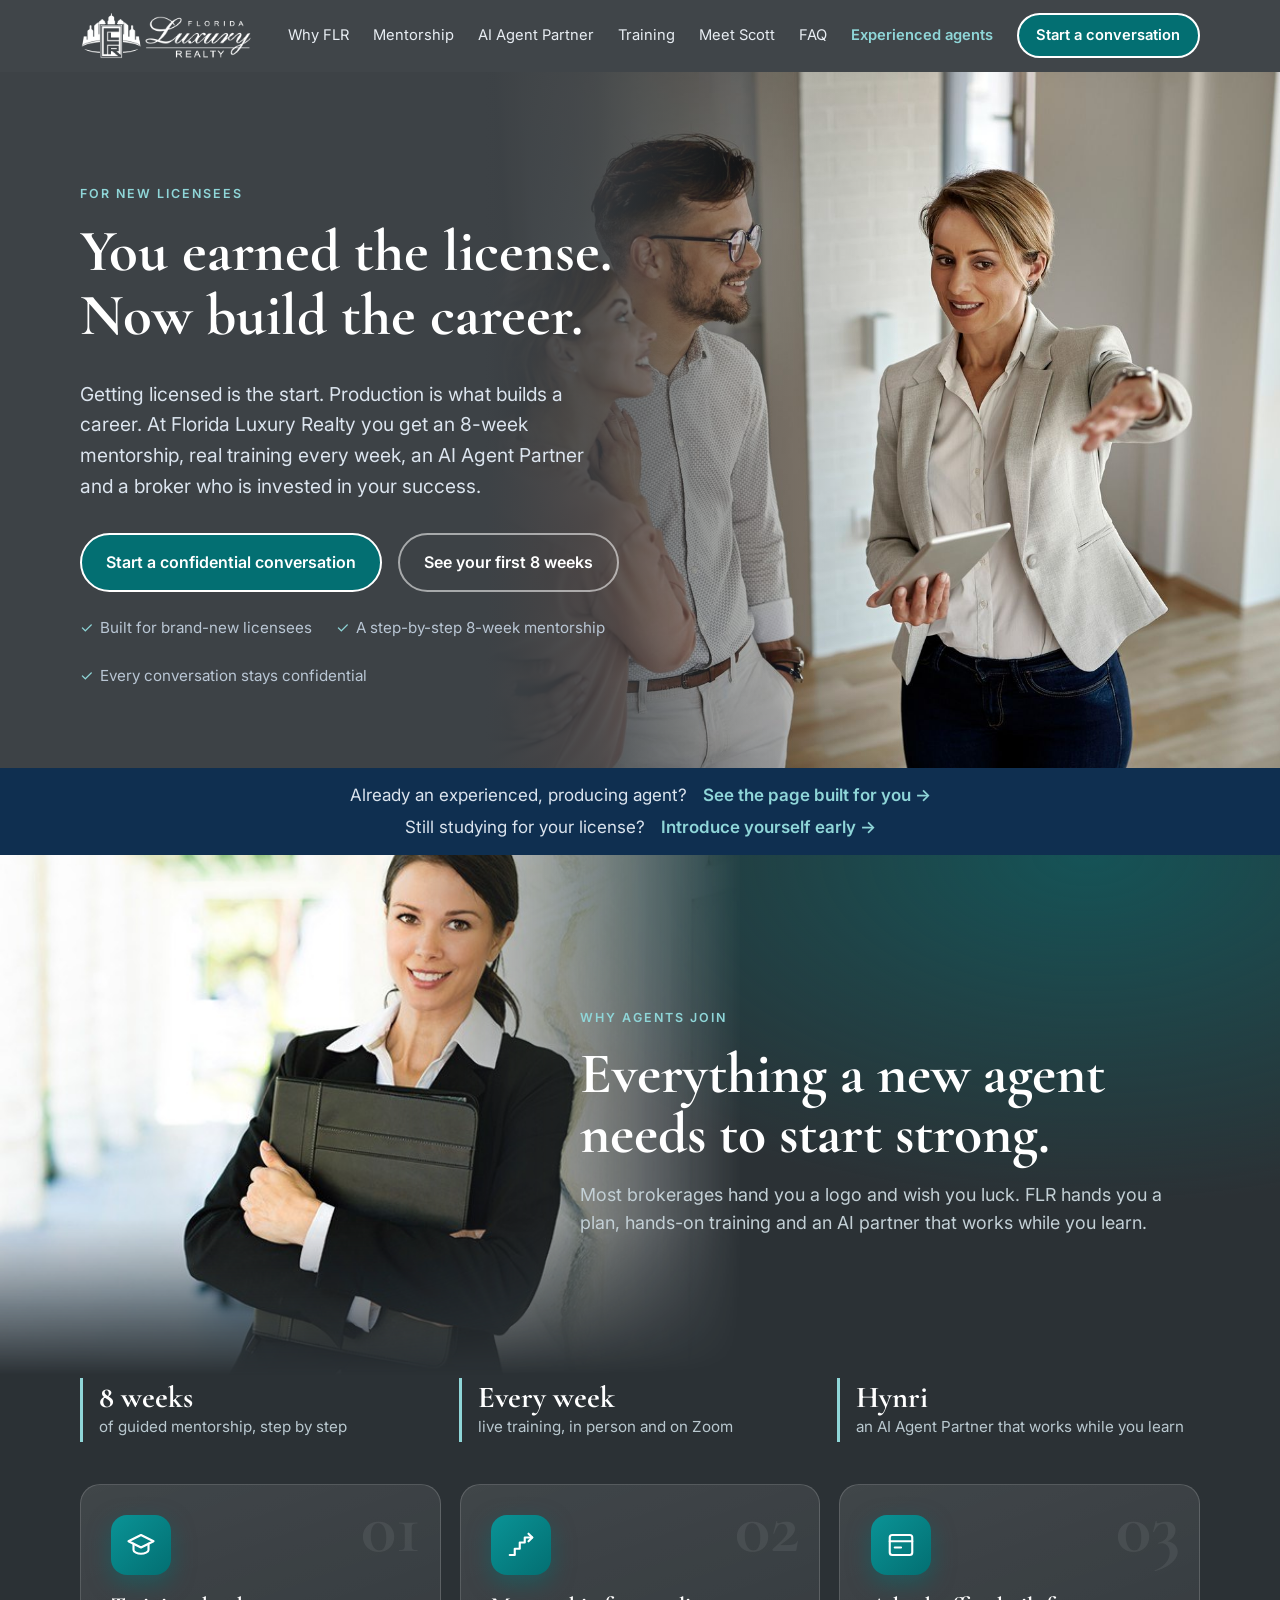
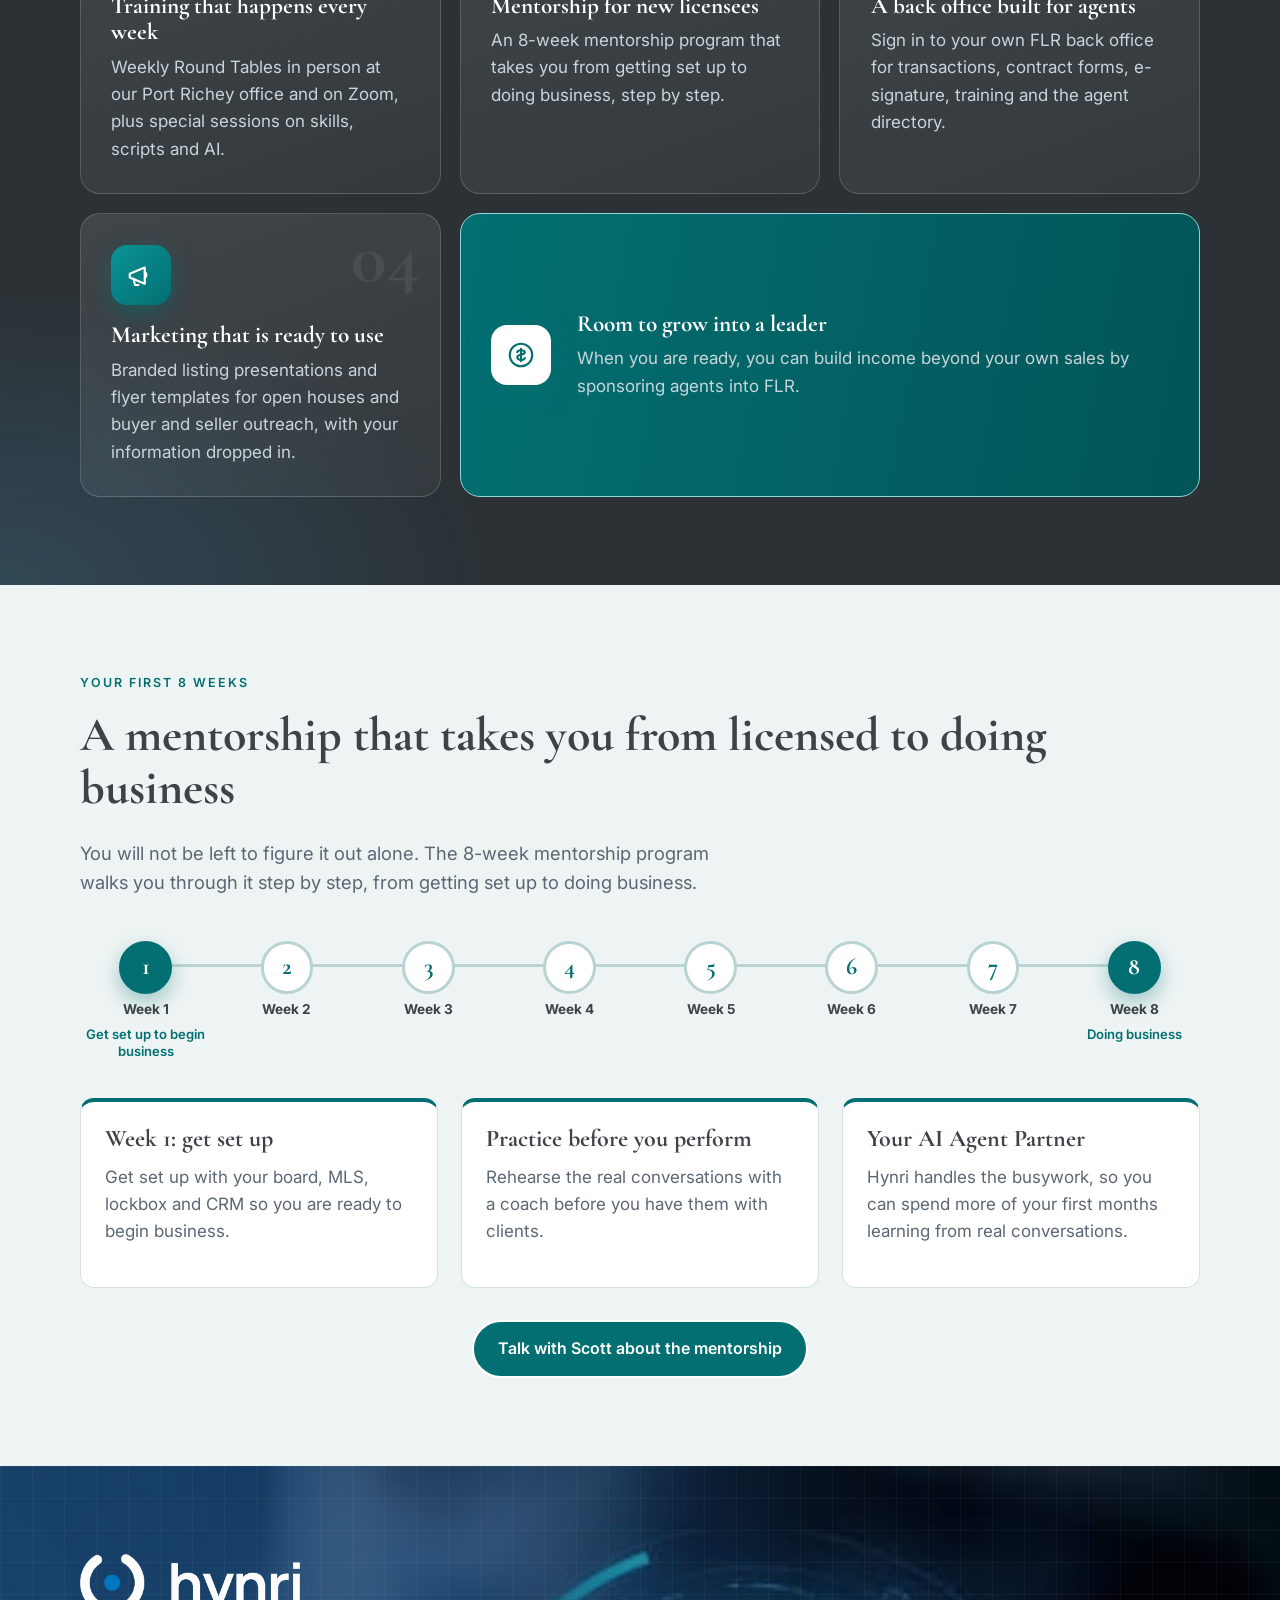
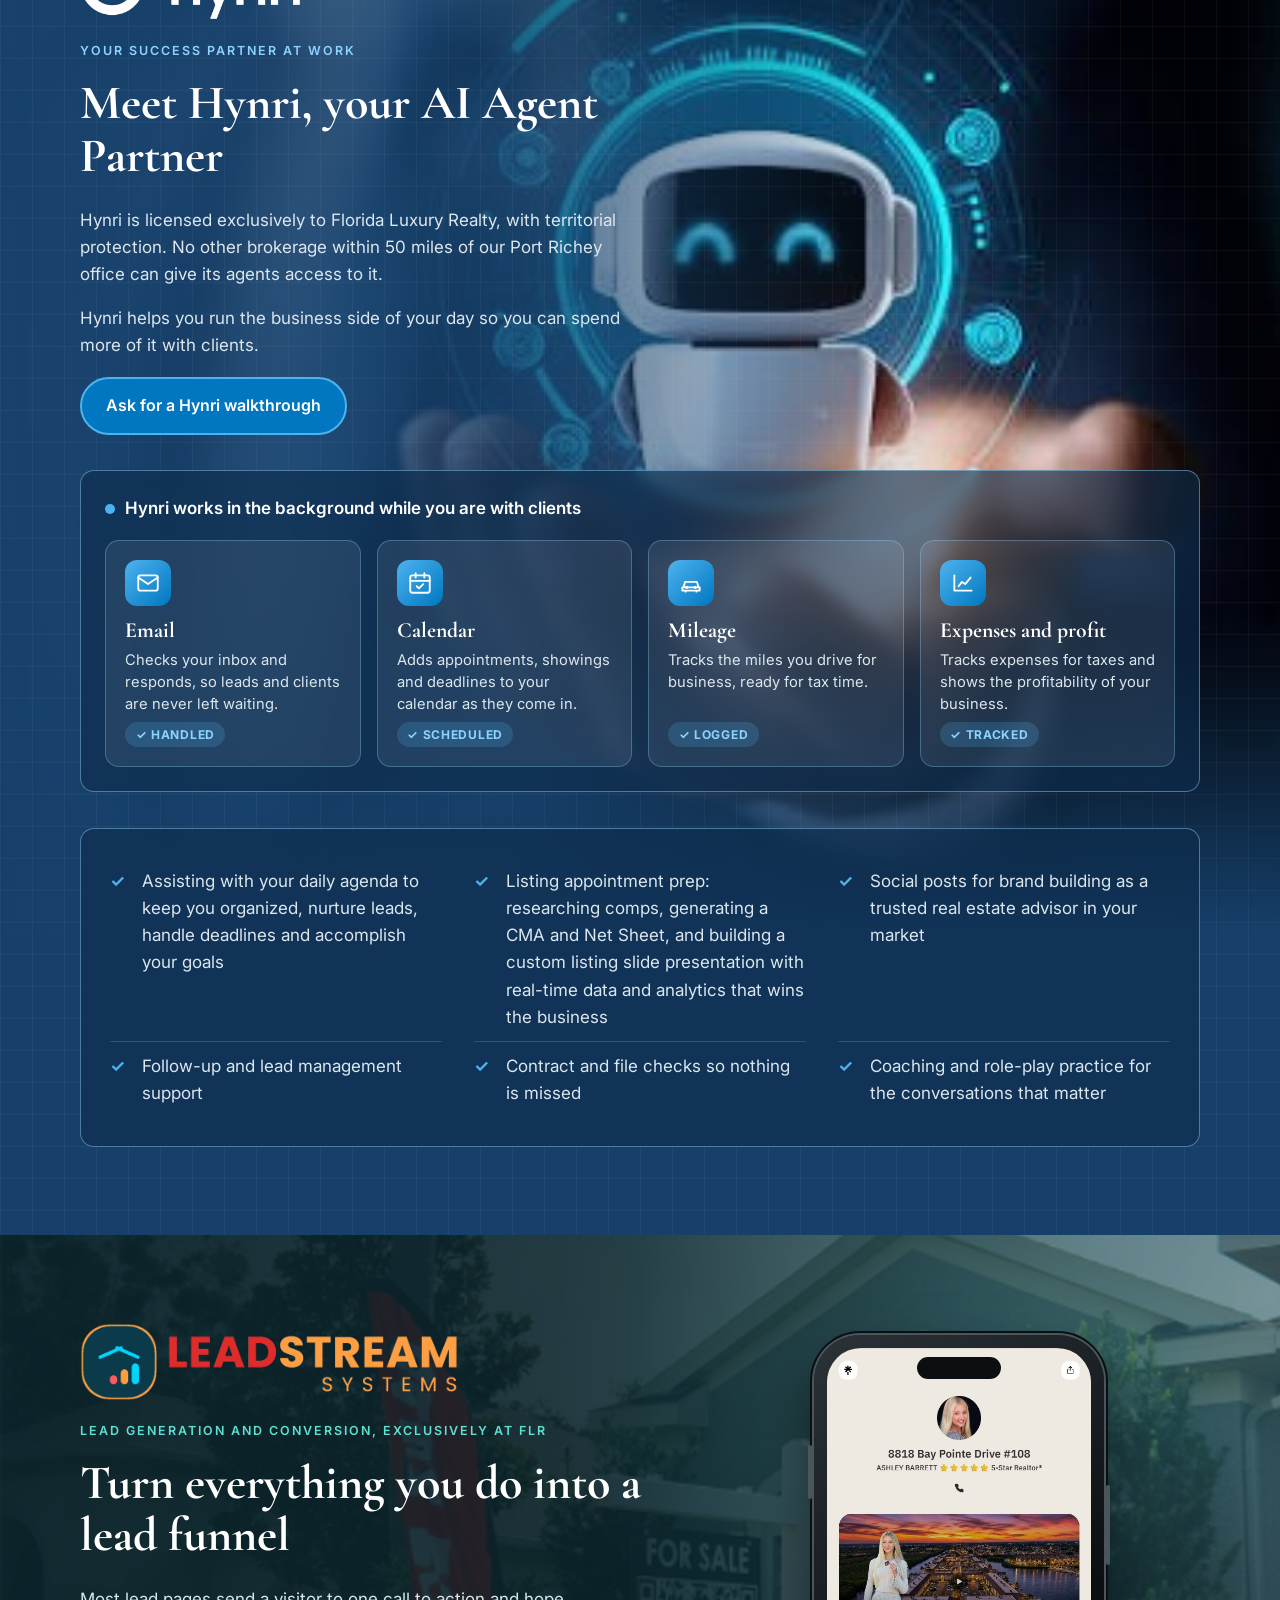
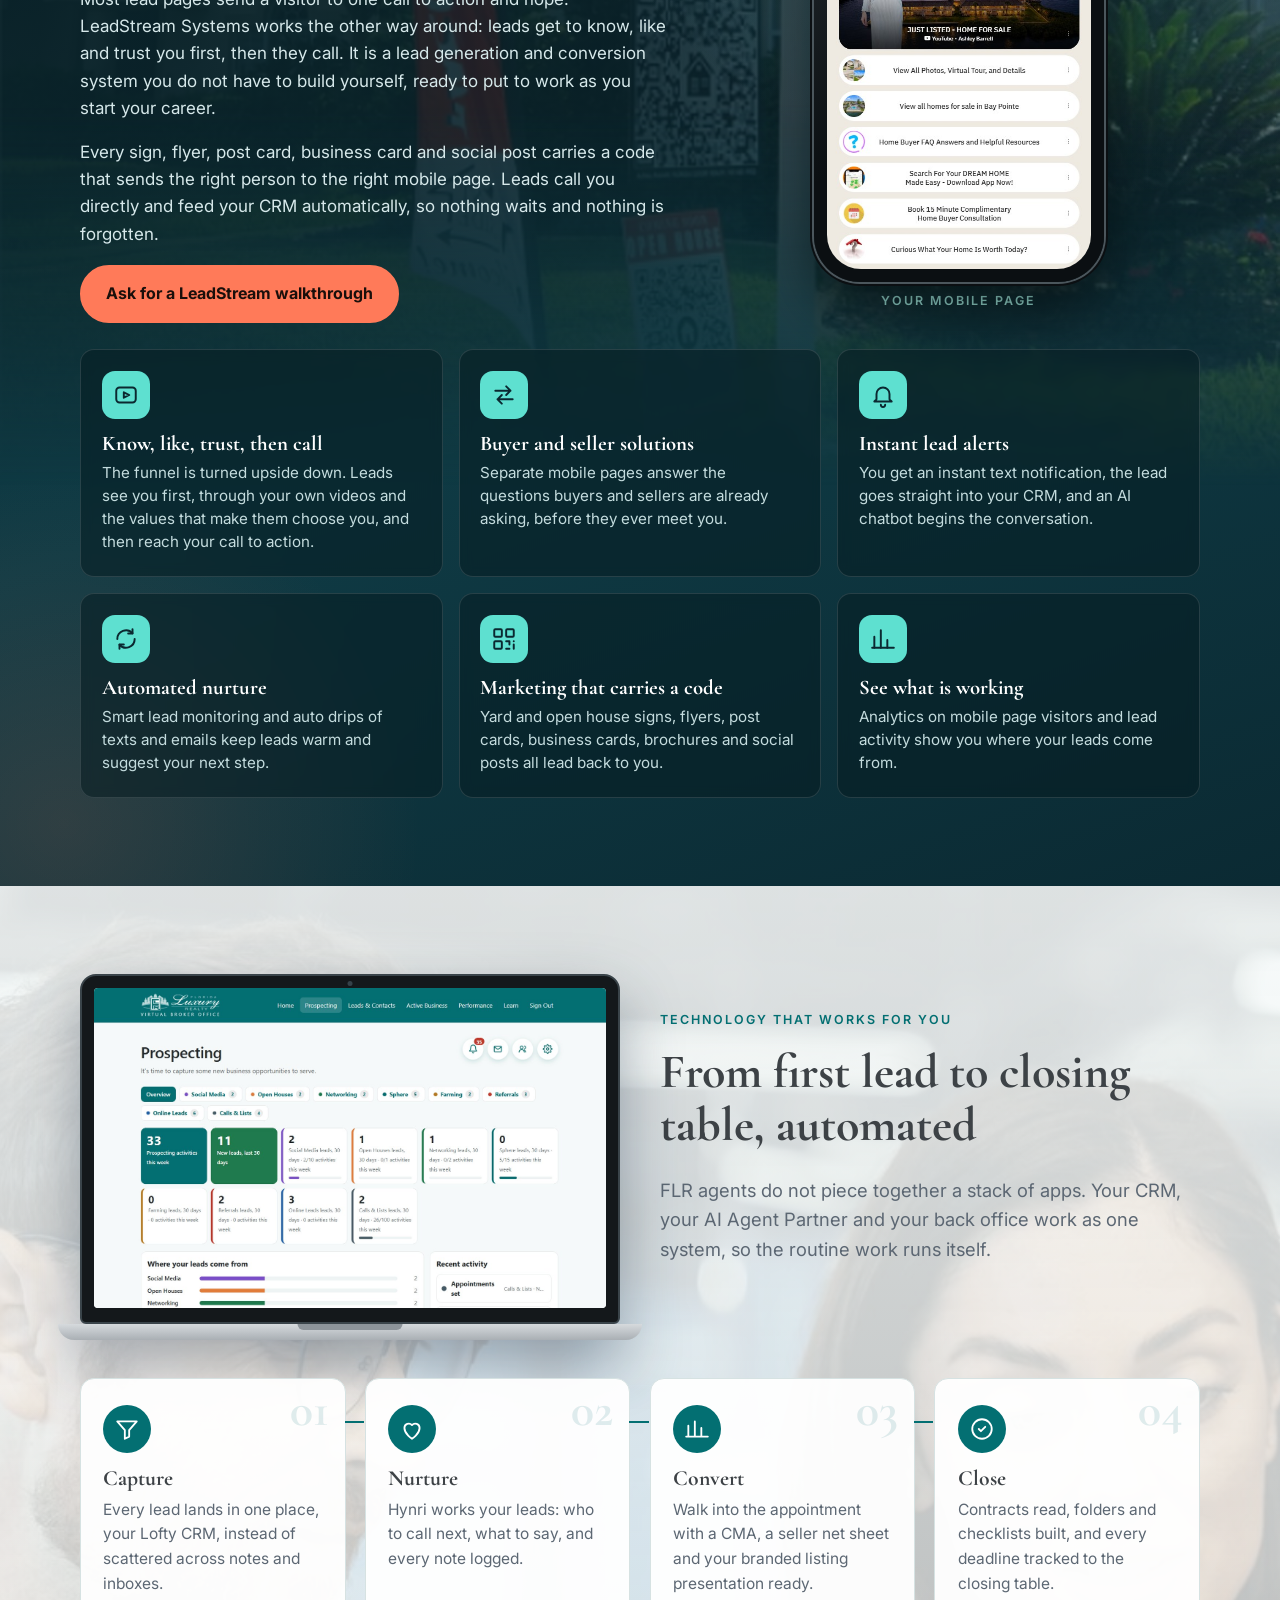
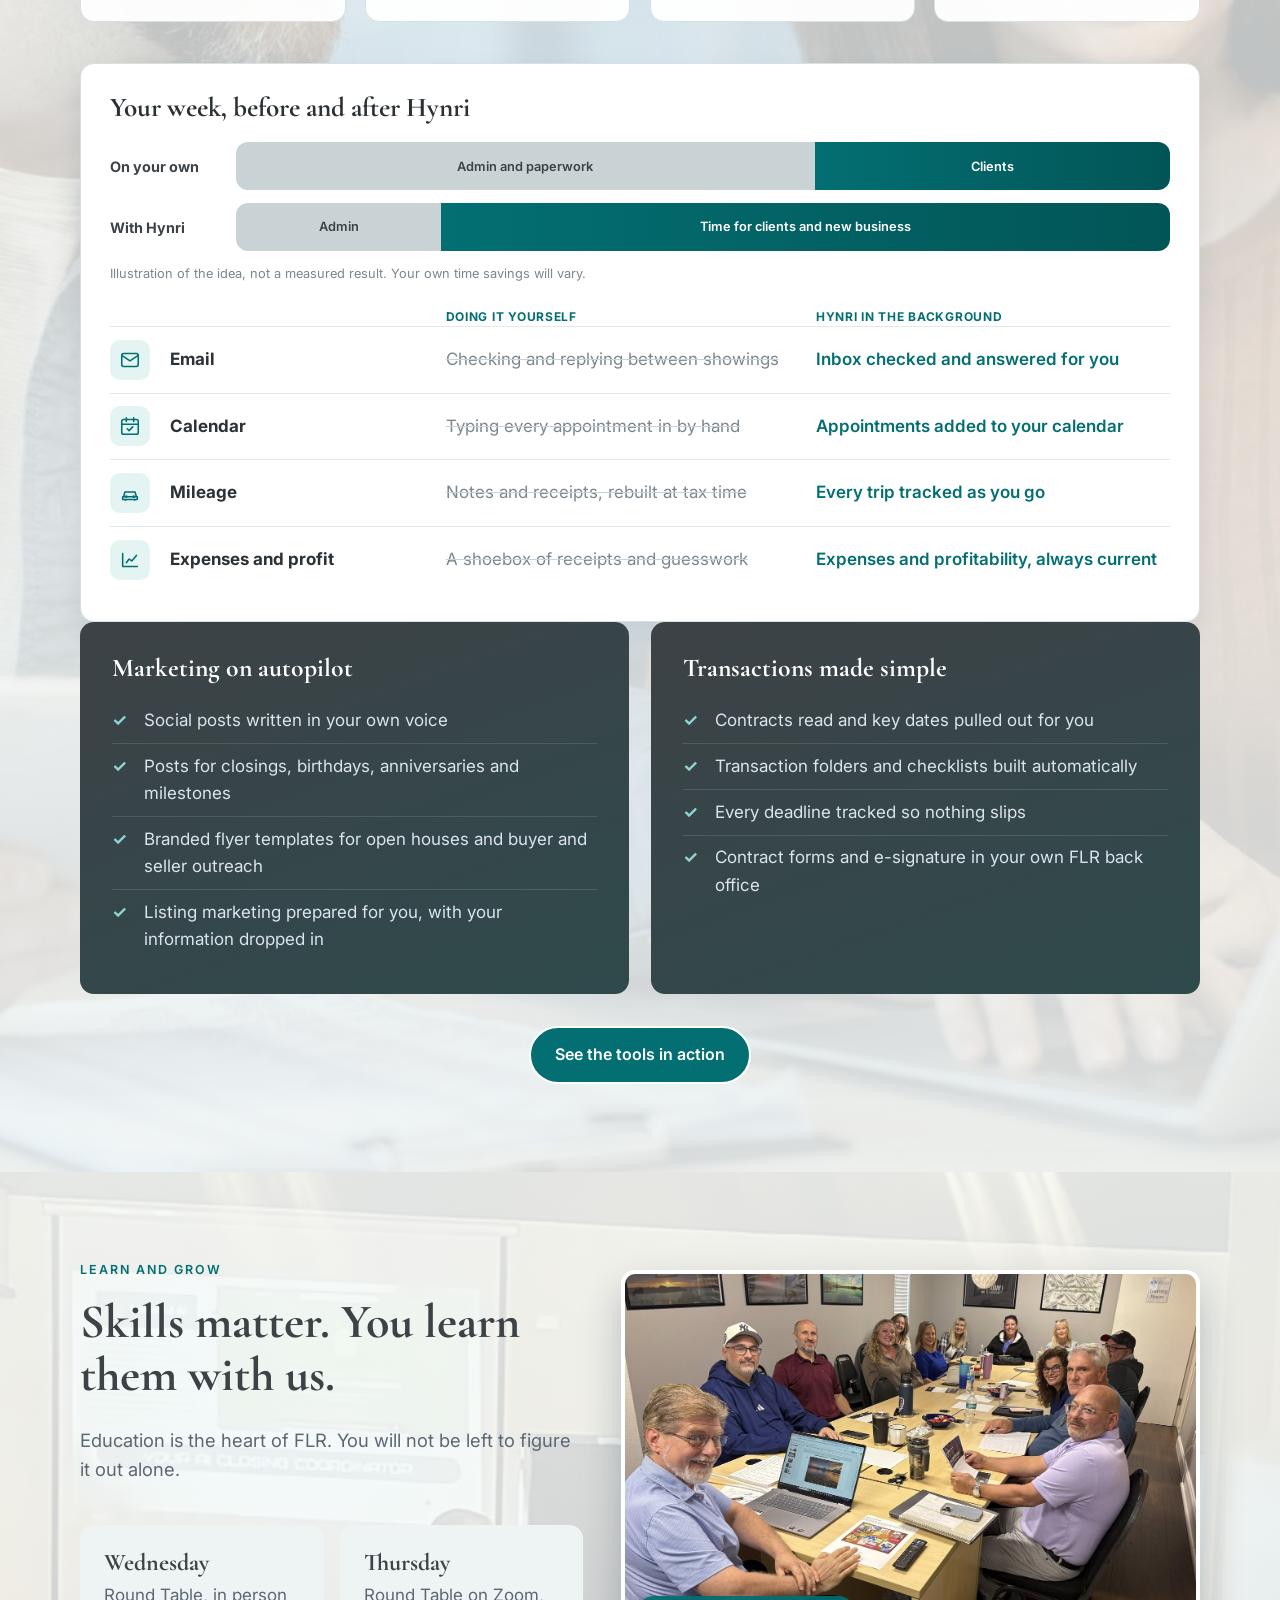
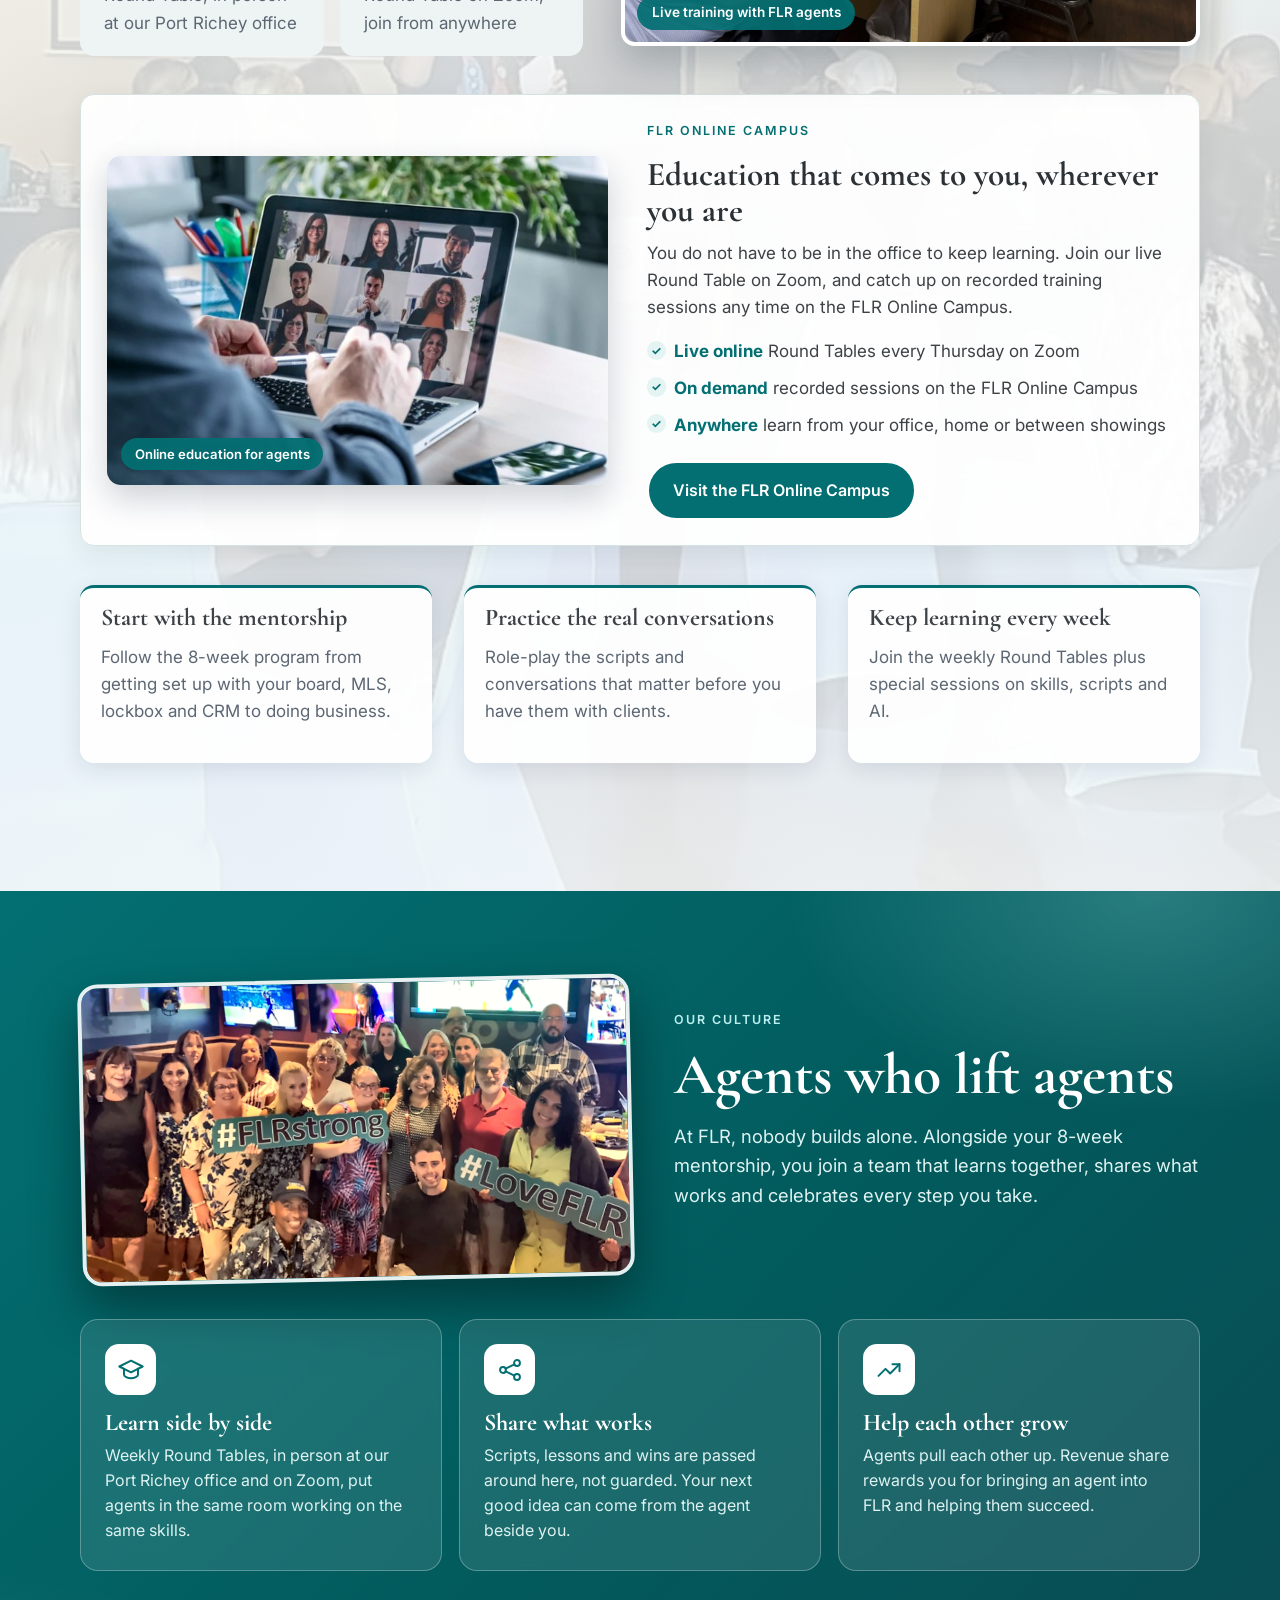
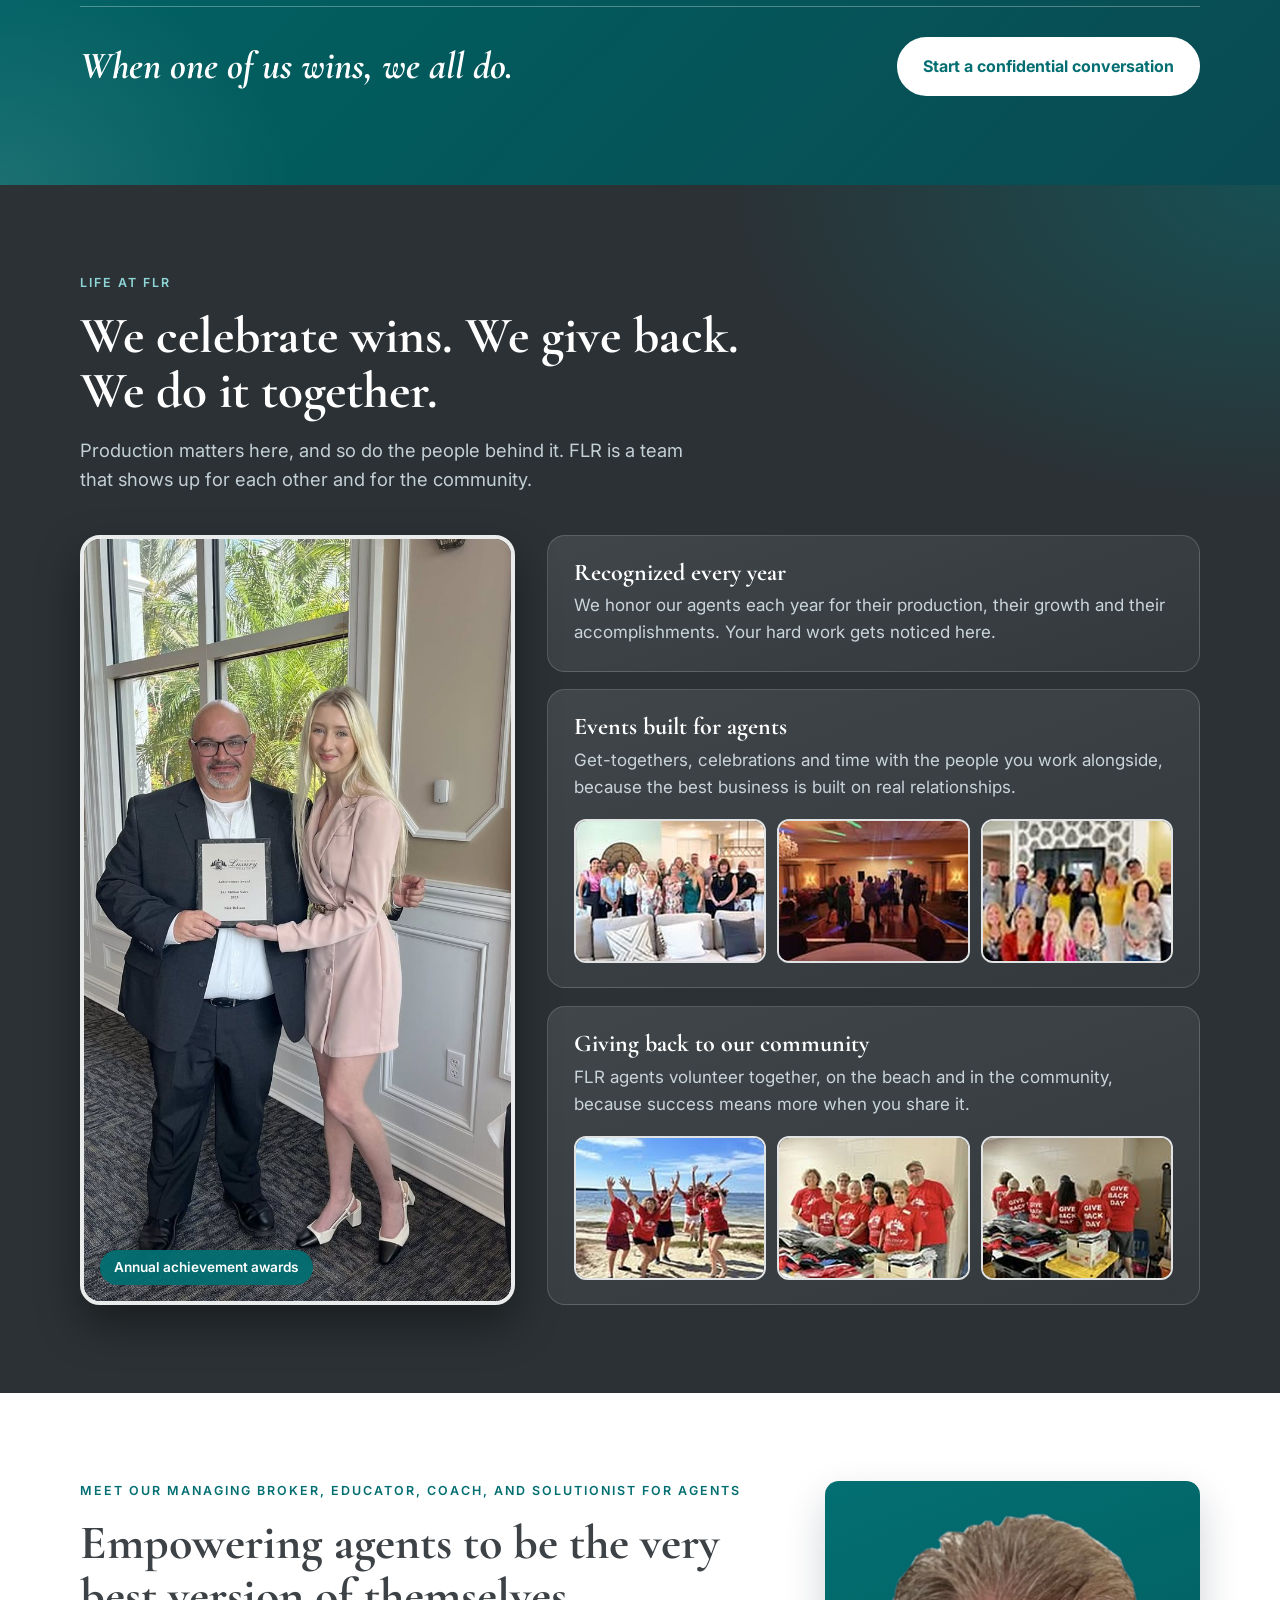
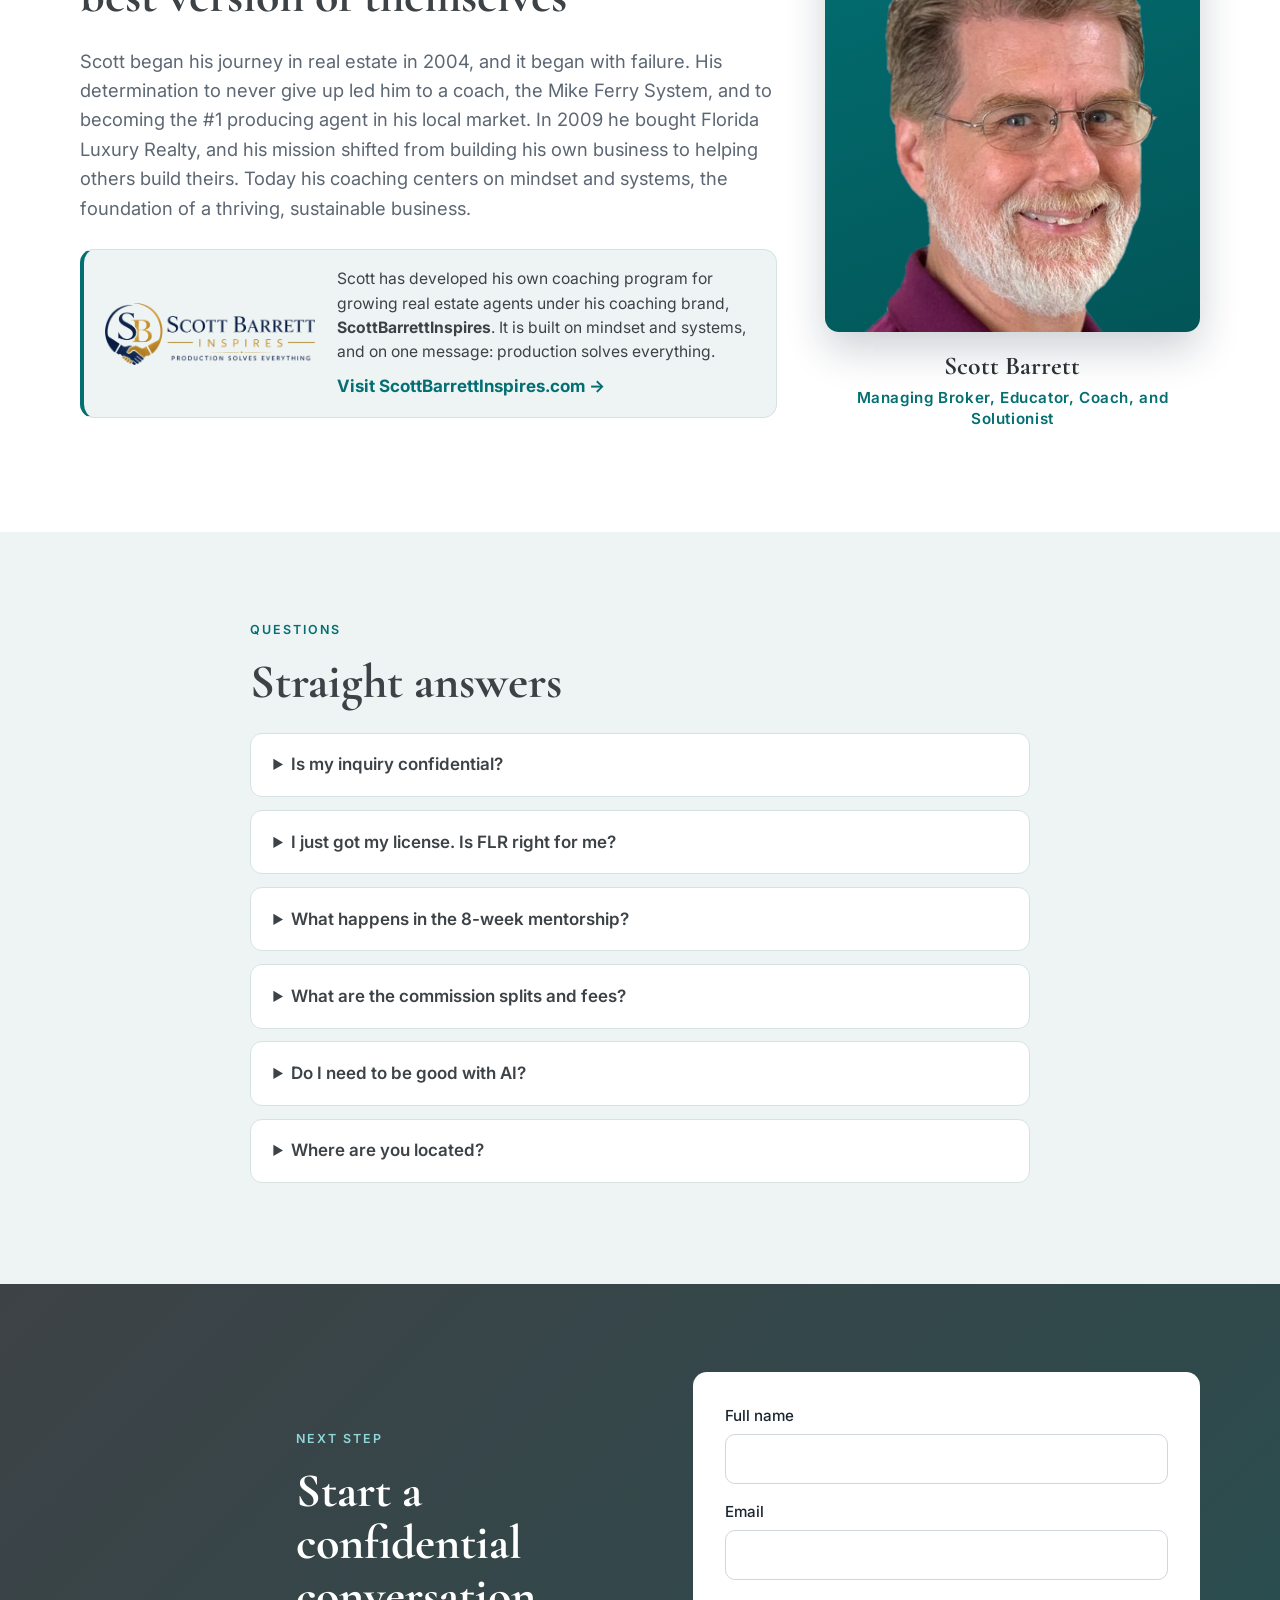
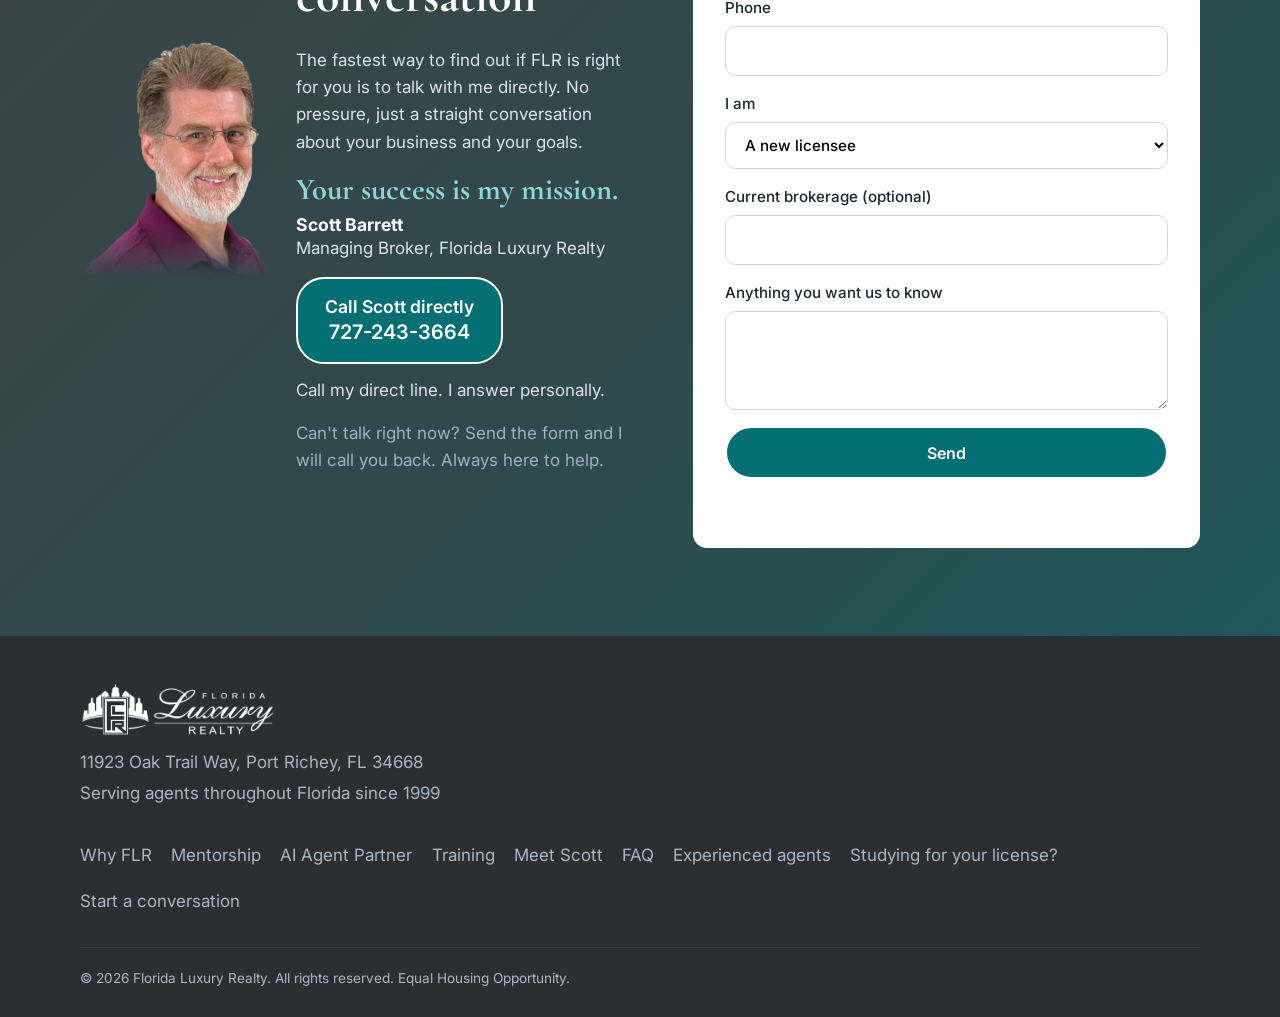
<file: new-agents/index.html>
<!DOCTYPE html>
<html lang="en">
<head>
<meta charset="utf-8">
<meta name="viewport" content="width=device-width, initial-scale=1">
<title>New Licensee? Start Your Real Estate Career at Florida Luxury Realty</title>
<meta name="description" content="Just got your real estate license? Florida Luxury Realty gives new licensees an 8-week mentorship, weekly training, an AI Agent Partner and a broker invested in your success. Start a confidential conversation.">
<meta property="og:title" content="New Licensee? Start Your Career at Florida Luxury Realty">
<meta property="og:description" content="An 8-week mentorship, weekly training and an AI Agent Partner for new licensees.">
<meta property="og:type" content="website">
<meta property="og:image" content="https://joinflr.com/assets/flr-logo.jpg">
<meta property="og:url" content="https://joinflr.com/new-agents/">
<link rel="canonical" href="https://joinflr.com/new-agents/">
<link rel="preconnect" href="https://fonts.googleapis.com">
<link rel="preconnect" href="https://fonts.gstatic.com" crossorigin>
<link href="https://fonts.googleapis.com/css2?family=Cormorant+Garamond:ital,wght@0,500;0,600;0,700;1,500;1,600;1,700&family=Inter:wght@400;500;600&display=swap" rel="stylesheet">
<link rel="icon" type="image/png" href="../assets/favicon.png">
<link rel="apple-touch-icon" href="../assets/favicon.png">
<meta name="theme-color" content="#3D4246">
<link rel="stylesheet" href="../styles.css?v=20261124c">
<script type="application/ld+json">
{
  "@context": "https://schema.org",
  "@type": "RealEstateAgent",
  "name": "Florida Luxury Realty",
  "url": "https://joinflr.com/new-agents/",
  "logo": "https://joinflr.com/assets/flr-logo.jpg",
  "address": {
    "@type": "PostalAddress",
    "streetAddress": "11923 Oak Trail Way",
    "addressLocality": "Port Richey",
    "addressRegion": "FL",
    "postalCode": "34668",
    "addressCountry": "US"
  }
}
</script>
</head>
<body>
<div id="page-top"></div>

<header class="nav">
  <div class="wrap nav-inner">
    <a class="brand" href="#page-top" aria-label="Florida Luxury Realty home">
      <img src="../assets/flr-logo-white.png" width="173" height="46" alt="Florida Luxury Realty">
    </a>
    <button class="menu-btn" aria-label="Open menu" aria-expanded="false" aria-controls="menu">Menu</button>
    <nav id="menu" class="menu">
      <a href="#why">Why FLR</a>
      <a href="#mentorship">Mentorship</a>
      <a href="#hynri">AI Agent Partner</a>
      <a href="#grow">Training</a>
      <a href="#service">Meet Scott</a>
      <a href="#faq">FAQ</a>
      <a class="menu-alt" href="../">Experienced agents</a>
      <a class="btn btn-teal btn-sm" href="#contact">Start a conversation</a>
    </nav>
  </div>
</header>

<main>

<section class="hero">
  <div class="hero-photo" role="img" aria-label="A Florida Luxury Realty agent showing a happy couple their new home"></div>
  <div class="wrap hero-inner">
    <p class="eyebrow">For new licensees</p>
    <h1>You earned the license. Now build the career.</h1>
    <p class="lead">Getting licensed is the start. Production is what builds a career. At Florida Luxury Realty you get an 8-week mentorship, real training every week, an AI Agent Partner and a broker who is invested in your success.</p>
    <div class="hero-cta">
      <a class="btn btn-teal" href="#contact">Start a confidential conversation</a>
      <a class="btn btn-ghost" href="#mentorship">See your first 8 weeks</a>
    </div>
    <ul class="hero-points">
      <li>Built for brand-new licensees</li>
      <li>A step-by-step 8-week mentorship</li>
      <li>Every conversation stays confidential</li>
    </ul>
  </div>
</section>

<aside class="audience-band">
  <div class="wrap audience-inner">
    <p>Already an experienced, producing agent?</p>
    <a href="../">See the page built for you &rarr;</a>
  </div>
  <div class="wrap audience-inner"><p>Still studying for your license?</p><a href="../future-agents/">Introduce yourself early &rarr;</a></div>
</aside>


<section class="section why-sec why-long" id="why">
  <div class="wrap">
    <div class="why-head"><div class="why-text">
    <p class="eyebrow">Why agents join</p>
    <h2>Everything a new agent<br>needs to start strong.</h2>
    <p class="sub">Most brokerages hand you a logo and wish you luck. FLR hands you a plan, hands-on training and an AI partner that works while you learn.</p>
    </div></div>

    <ul class="proof" aria-label="FLR at a glance">
      <li><strong>8 weeks</strong><span>of guided mentorship, step by step</span></li>
      <li><strong>Every week</strong><span>live training, in person and on Zoom</span></li>
      <li><strong>Hynri</strong><span>an AI Agent Partner that works while you learn</span></li>
    </ul>

    <div class="bento">
      <article class="tile reveal">
        <span class="tile-no" aria-hidden="true">01</span>
        <div class="icon"><svg viewBox="0 0 24 24" width="30" height="30" fill="none" stroke="currentColor" stroke-width="1.7" stroke-linecap="round" stroke-linejoin="round" aria-hidden="true"><path d="M2 9l10-5 10 5-10 5z"/><path d="M6 11v5c0 1.5 3 3 6 3s6-1.5 6-3v-5"/></svg></div>
        <h3>Training that happens every week</h3>
        <p>Weekly Round Tables in person at our Port Richey office and on Zoom, plus special sessions on skills, scripts and AI.</p>
      </article>
      <article class="tile reveal">
        <span class="tile-no" aria-hidden="true">02</span>
        <div class="icon"><svg viewBox="0 0 24 24" width="30" height="30" fill="none" stroke="currentColor" stroke-width="1.7" stroke-linecap="round" stroke-linejoin="round" aria-hidden="true"><path d="M3 20h4v-5h4v-5h4V6h6"/><path d="M18 3l3 3-3 3"/></svg></div>
        <h3>Mentorship for new licensees</h3>
        <p>An 8-week mentorship program that takes you from getting set up to doing business, step by step.</p>
      </article>
      <article class="tile reveal">
        <span class="tile-no" aria-hidden="true">03</span>
        <div class="icon"><svg viewBox="0 0 24 24" width="30" height="30" fill="none" stroke="currentColor" stroke-width="1.7" stroke-linecap="round" stroke-linejoin="round" aria-hidden="true"><rect x="3" y="4" width="18" height="16" rx="2"/><path d="M3 9h18M7 14h5"/></svg></div>
        <h3>A back office built for agents</h3>
        <p>Sign in to your own FLR back office for transactions, contract forms, e-signature, training and the agent directory.</p>
      </article>
      <article class="tile reveal">
        <span class="tile-no" aria-hidden="true">04</span>
        <div class="icon"><svg viewBox="0 0 24 24" width="30" height="30" fill="none" stroke="currentColor" stroke-width="1.7" stroke-linecap="round" stroke-linejoin="round" aria-hidden="true"><path d="M3 11v3l12 5V6z"/><path d="M15 9.5a3 3 0 010 5M6 15l1.2 5H10"/></svg></div>
        <h3>Marketing that is ready to use</h3>
        <p>Branded listing presentations and flyer templates for open houses and buyer and seller outreach, with your information dropped in.</p>
      </article>
      <article class="tile tile-share reveal">
        <div class="icon"><svg viewBox="0 0 24 24" width="30" height="30" fill="none" stroke="currentColor" stroke-width="1.7" stroke-linecap="round" stroke-linejoin="round" aria-hidden="true"><circle cx="12" cy="12" r="9"/><path d="M12 7v10M9 9.8c0-1 1.3-1.6 3-1.6s3 .6 3 1.8-1.5 1.5-3 1.8-3 .7-3 1.9S10.3 16 12 16s3-.6 3-1.6"/></svg></div>
        <div>
          <h3>Room to grow into a leader</h3>
          <p>When you are ready, you can build income beyond your own sales by sponsoring agents into FLR.</p>
        </div>
      </article>
    </div>
  </div>
</section>

<section class="section mentor-sec" id="mentorship">
  <div class="wrap">
    <p class="eyebrow dark">Your first 8 weeks</p>
    <h2>A mentorship that takes you from licensed to doing business</h2>
    <p class="sub">You will not be left to figure it out alone. The 8-week mentorship program walks you through it step by step, from getting set up to doing business.</p>
    <ol class="weeks" aria-label="The 8-week mentorship"><li class="wk wk-on"><span>1</span><b>Week 1</b><em>Get set up to begin business</em></li><li class="wk"><span>2</span><b>Week 2</b></li><li class="wk"><span>3</span><b>Week 3</b></li><li class="wk"><span>4</span><b>Week 4</b></li><li class="wk"><span>5</span><b>Week 5</b></li><li class="wk"><span>6</span><b>Week 6</b></li><li class="wk"><span>7</span><b>Week 7</b></li><li class="wk"><span>8</span><b>Week 8</b><em>Doing business</em></li></ol>
    <div class="mentor-cols">
      <div class="col reveal">
        <h3>Week 1: get set up</h3>
        <p>Get set up with your board, MLS, lockbox and CRM so you are ready to begin business.</p>
      </div>
      <div class="col reveal">
        <h3>Practice before you perform</h3>
        <p>Rehearse the real conversations with a coach before you have them with clients.</p>
      </div>
      <div class="col reveal">
        <h3>Your AI Agent Partner</h3>
        <p>Hynri handles the busywork, so you can spend more of your first months learning from real conversations.</p>
      </div>
    </div>
    <p class="mentor-cta"><a class="btn btn-teal" href="#contact">Talk with Scott about the mentorship</a></p>
  </div>
</section>


<section class="section hynri-sec" id="hynri">
  <div class="wrap split">
    <div>
      <img class="hynri-mark" src="../assets/hynri-logo.png" width="731" height="215" alt="Hynri">
      <p class="eyebrow">Your success partner at work</p>
      <h2>Meet Hynri, your AI Agent Partner</h2>
      <p>Hynri is licensed exclusively to Florida Luxury Realty, with territorial protection. No other brokerage within 50 miles of our Port Richey office can give its agents access to it.</p>
      <p>Hynri helps you run the business side of your day so you can spend more of it with clients.</p>
      <a class="btn btn-hynri" href="#contact">Ask for a Hynri walkthrough</a>
    </div>
    <div class="hynri-art">
      
    </div>
  </div>
  <div class="wrap">
    <div class="bg-flow reveal">
      <p class="bg-flow-h"><span class="bg-dot" aria-hidden="true"></span>Hynri works in the background while you are with clients</p>
      <div class="bg-grid">
        <div class="bg-card"><span class="bg-ic"><svg viewBox="0 0 24 24" width="26" height="26" fill="none" stroke="currentColor" stroke-width="1.7" stroke-linecap="round" stroke-linejoin="round" aria-hidden="true"><rect x="3" y="5" width="18" height="14" rx="2"/><path d="M3 7l9 6 9-6"/></svg></span><h3>Email</h3><p>Checks your inbox and responds, so leads and clients are never left waiting.</p><span class="bg-tag">Handled</span></div>
        <div class="bg-card"><span class="bg-ic"><svg viewBox="0 0 24 24" width="26" height="26" fill="none" stroke="currentColor" stroke-width="1.7" stroke-linecap="round" stroke-linejoin="round" aria-hidden="true"><rect x="3" y="5" width="18" height="16" rx="2"/><path d="M8 3v4M16 3v4M3 10h18M9 15l2 2 4-4"/></svg></span><h3>Calendar</h3><p>Adds appointments, showings and deadlines to your calendar as they come in.</p><span class="bg-tag">Scheduled</span></div>
        <div class="bg-card"><span class="bg-ic"><svg viewBox="0 0 24 24" width="26" height="26" fill="none" stroke="currentColor" stroke-width="1.7" stroke-linecap="round" stroke-linejoin="round" aria-hidden="true"><path d="M5 16l1.5-5h11L19 16M4 16h16v3H4zM7 19v1M17 19v1"/><circle cx="8" cy="16" r=".6"/><circle cx="16" cy="16" r=".6"/></svg></span><h3>Mileage</h3><p>Tracks the miles you drive for business, ready for tax time.</p><span class="bg-tag">Logged</span></div>
        <div class="bg-card"><span class="bg-ic"><svg viewBox="0 0 24 24" width="26" height="26" fill="none" stroke="currentColor" stroke-width="1.7" stroke-linecap="round" stroke-linejoin="round" aria-hidden="true"><path d="M4 19V5M4 19h16M8 15l3-4 3 2 5-6"/></svg></span><h3>Expenses and profit</h3><p>Tracks expenses for taxes and shows the profitability of your business.</p><span class="bg-tag">Tracked</span></div>
      </div>
    </div>
  </div>
  <div class="wrap">
    <ul class="checks">
      <li>Assisting with your daily agenda to keep you organized, nurture leads, handle deadlines and accomplish your goals</li>
      <li>Listing appointment prep: researching comps, generating a CMA and Net Sheet, and building a custom listing slide presentation with real-time data and analytics that wins the business</li>
      <li>Social posts for brand building as a trusted real estate advisor in your market</li>
      <li>Follow-up and lead management support</li>
      <li>Contract and file checks so nothing is missed</li>
      <li>Coaching and role-play practice for the conversations that matter</li>
    </ul>
  </div>
</section>

<section class="section ls-sec" id="leadstream">
  <div class="wrap ls-grid">
    <div class="ls-copy">
      <img class="ls-logo" src="../assets/leadstream-logo.png" width="900" height="185" alt="LeadStream Systems" loading="lazy">
      <p class="eyebrow">Lead generation and conversion, exclusively at FLR</p>
      <h2>Turn everything you do into a lead funnel</h2>
      <p>Most lead pages send a visitor to one call to action and hope. LeadStream Systems works the other way around: leads get to know, like and trust you first, then they call. It is a lead generation and conversion system you do not have to build yourself, ready to put to work as you start your career.</p>
      <p>Every sign, flyer, post card, business card and social post carries a code that sends the right person to the right mobile page. Leads call you directly and feed your CRM automatically, so nothing waits and nothing is forgotten.</p>
      <a class="btn btn-ls" href="#contact">Ask for a LeadStream walkthrough</a>
    </div>
    <div class="ls-art" aria-hidden="false">
      <figure class="ls-phone"><div class="phone-frame"><span class="phone-notch"></span><img src="../assets/ls-mobile-page-baypointe.jpg" width="480" height="946" alt="A LeadStream mobile page for a just-listed home, with a listing video and buyer links" loading="lazy"></div><figcaption>Your mobile page</figcaption></figure>
    </div>
  </div>
  <div class="wrap">
    <ul class="ls-feats">
      <li><span class="lf-ic"><svg viewBox="0 0 24 24" width="26" height="26" fill="none" stroke="currentColor" stroke-width="1.8" stroke-linecap="round" stroke-linejoin="round" aria-hidden="true"><rect x="3" y="5" width="18" height="14" rx="3"/><path d="M10 9.5l5 2.5-5 2.5z"/></svg></span><h3>Know, like, trust, then call</h3><p>The funnel is turned upside down. Leads see you first, through your own videos and the values that make them choose you, and then reach your call to action.</p></li>
      <li><span class="lf-ic"><svg viewBox="0 0 24 24" width="26" height="26" fill="none" stroke="currentColor" stroke-width="1.8" stroke-linecap="round" stroke-linejoin="round" aria-hidden="true"><path d="M4 8h14M14 4l4 4-4 4M20 16H6M10 12l-4 4 4 4"/></svg></span><h3>Buyer and seller solutions</h3><p>Separate mobile pages answer the questions buyers and sellers are already asking, before they ever meet you.</p></li>
      <li><span class="lf-ic"><svg viewBox="0 0 24 24" width="26" height="26" fill="none" stroke="currentColor" stroke-width="1.8" stroke-linecap="round" stroke-linejoin="round" aria-hidden="true"><path d="M6 16v-5a6 6 0 0112 0v5l2 2H4z"/><path d="M10 21a2 2 0 004 0"/></svg></span><h3>Instant lead alerts</h3><p>You get an instant text notification, the lead goes straight into your CRM, and an AI chatbot begins the conversation.</p></li>
      <li><span class="lf-ic"><svg viewBox="0 0 24 24" width="26" height="26" fill="none" stroke="currentColor" stroke-width="1.8" stroke-linecap="round" stroke-linejoin="round" aria-hidden="true"><path d="M20 12a8 8 0 01-14 5.3M4 12a8 8 0 0114-5.3"/><path d="M18 3v4h-4M6 21v-4h4"/></svg></span><h3>Automated nurture</h3><p>Smart lead monitoring and auto drips of texts and emails keep leads warm and suggest your next step.</p></li>
      <li><span class="lf-ic"><svg viewBox="0 0 24 24" width="26" height="26" fill="none" stroke="currentColor" stroke-width="1.8" stroke-linecap="round" stroke-linejoin="round" aria-hidden="true"><rect x="3" y="3" width="7" height="7" rx="1"/><rect x="14" y="3" width="7" height="7" rx="1"/><rect x="3" y="14" width="7" height="7" rx="1"/><path d="M14 14h3v3M21 14v.01M14 21h3M21 17v4"/></svg></span><h3>Marketing that carries a code</h3><p>Yard and open house signs, flyers, post cards, business cards, brochures and social posts all lead back to you.</p></li>
      <li><span class="lf-ic"><svg viewBox="0 0 24 24" width="26" height="26" fill="none" stroke="currentColor" stroke-width="1.8" stroke-linecap="round" stroke-linejoin="round" aria-hidden="true"><path d="M4 20V10M10 20V4M16 20v-7"/><path d="M2 20h20"/></svg></span><h3>See what is working</h3><p>Analytics on mobile page visitors and lead activity show you where your leads come from.</p></li>
    </ul>
  </div>
</section>

<section class="section tech-sec" id="technology">
  <div class="wrap">
    <div class="tech-head">
      <div class="tech-head-text">
      <p class="eyebrow dark">Technology that works for you</p>
    <h2>From first lead to closing table, automated</h2>
    <p class="sub">FLR agents do not piece together a stack of apps. Your CRM, your AI Agent Partner and your back office work as one system, so the routine work runs itself.</p>
      </div>
      <figure class="laptop" aria-label="The FLR Virtual Broker Office on a laptop"><div class="laptop-lid"><span class="laptop-cam"></span><img src="../assets/backoffice-screen.jpg" width="1400" height="940" alt="The FLR Virtual Broker Office prospecting dashboard showing weekly activity, new leads and lead sources" loading="lazy"></div><div class="laptop-base"></div></figure>
    </div>

    <ol class="stages" aria-label="Lead to closing">
      <li class="stage reveal"><span class="stage-ic"><svg viewBox="0 0 24 24" width="26" height="26" fill="none" stroke="currentColor" stroke-width="1.7" stroke-linecap="round" stroke-linejoin="round" aria-hidden="true"><path d="M3 5h18l-7 8v6l-4 2v-8z"/></svg></span><span class="stage-no" aria-hidden="true">01</span><h3>Capture</h3><p>Every lead lands in one place, your Lofty CRM, instead of scattered across notes and inboxes.</p></li>
      <li class="stage reveal"><span class="stage-ic"><svg viewBox="0 0 24 24" width="26" height="26" fill="none" stroke="currentColor" stroke-width="1.7" stroke-linecap="round" stroke-linejoin="round" aria-hidden="true"><path d="M12 21s-7-4.4-7-10a4 4 0 017-2.6A4 4 0 0119 11c0 5.6-7 10-7 10z"/></svg></span><span class="stage-no" aria-hidden="true">02</span><h3>Nurture</h3><p>Hynri works your leads: who to call next, what to say, and every note logged.</p></li>
      <li class="stage reveal"><span class="stage-ic"><svg viewBox="0 0 24 24" width="26" height="26" fill="none" stroke="currentColor" stroke-width="1.7" stroke-linecap="round" stroke-linejoin="round" aria-hidden="true"><path d="M4 19V9M10 19V5M16 19v-8M22 19H2"/></svg></span><span class="stage-no" aria-hidden="true">03</span><h3>Convert</h3><p>Walk into the appointment with a CMA, a seller net sheet and your branded listing presentation ready.</p></li>
      <li class="stage reveal"><span class="stage-ic"><svg viewBox="0 0 24 24" width="26" height="26" fill="none" stroke="currentColor" stroke-width="1.7" stroke-linecap="round" stroke-linejoin="round" aria-hidden="true"><path d="M9 12l2 2 4-4"/><circle cx="12" cy="12" r="9"/></svg></span><span class="stage-no" aria-hidden="true">04</span><h3>Close</h3><p>Contracts read, folders and checklists built, and every deadline tracked to the closing table.</p></li>
    </ol>

    <div class="ba reveal">
      <h3>Your week, before and after Hynri</h3>
      <div class="ba-bars" role="img" aria-label="Illustration: with Hynri handling the routine work, a much smaller share of your week goes to admin and more is left for clients.">
        <div class="ba-bar"><span class="ba-lab">On your own</span><div class="ba-track"><i class="ba-admin" style="width:62%">Admin and paperwork</i><i class="ba-client" style="width:38%">Clients</i></div></div>
        <div class="ba-bar"><span class="ba-lab">With Hynri</span><div class="ba-track"><i class="ba-admin" style="width:22%">Admin</i><i class="ba-client" style="width:78%">Time for clients and new business</i></div></div>
      </div>
      <p class="ba-cap">Illustration of the idea, not a measured result. Your own time savings will vary.</p>
      <div class="ba-head"><span></span><span></span><span>Doing it yourself</span><span>Hynri in the background</span></div>
      <div class="ba-row"><span class="ba-ic"><svg viewBox="0 0 24 24" width="26" height="26" fill="none" stroke="currentColor" stroke-width="1.7" stroke-linecap="round" stroke-linejoin="round" aria-hidden="true"><rect x="3" y="5" width="18" height="14" rx="2"/><path d="M3 7l9 6 9-6"/></svg></span><b>Email</b><span class="ba-old">Checking and replying between showings</span><span class="ba-new">Inbox checked and answered for you</span></div><div class="ba-row"><span class="ba-ic"><svg viewBox="0 0 24 24" width="26" height="26" fill="none" stroke="currentColor" stroke-width="1.7" stroke-linecap="round" stroke-linejoin="round" aria-hidden="true"><rect x="3" y="5" width="18" height="16" rx="2"/><path d="M8 3v4M16 3v4M3 10h18M9 15l2 2 4-4"/></svg></span><b>Calendar</b><span class="ba-old">Typing every appointment in by hand</span><span class="ba-new">Appointments added to your calendar</span></div><div class="ba-row"><span class="ba-ic"><svg viewBox="0 0 24 24" width="26" height="26" fill="none" stroke="currentColor" stroke-width="1.7" stroke-linecap="round" stroke-linejoin="round" aria-hidden="true"><path d="M5 16l1.5-5h11L19 16M4 16h16v3H4zM7 19v1M17 19v1"/><circle cx="8" cy="16" r=".6"/><circle cx="16" cy="16" r=".6"/></svg></span><b>Mileage</b><span class="ba-old">Notes and receipts, rebuilt at tax time</span><span class="ba-new">Every trip tracked as you go</span></div><div class="ba-row"><span class="ba-ic"><svg viewBox="0 0 24 24" width="26" height="26" fill="none" stroke="currentColor" stroke-width="1.7" stroke-linecap="round" stroke-linejoin="round" aria-hidden="true"><path d="M4 19V5M4 19h16M8 15l3-4 3 2 5-6"/></svg></span><b>Expenses and profit</b><span class="ba-old">A shoebox of receipts and guesswork</span><span class="ba-new">Expenses and profitability, always current</span></div>
    </div>

    <div class="tech-split">
      <div class="tech-col reveal">
        <h3>Marketing on autopilot</h3>
        <ul class="tlist">
          <li>Social posts written in your own voice</li>
          <li>Posts for closings, birthdays, anniversaries and milestones</li>
          <li>Branded flyer templates for open houses and buyer and seller outreach</li>
          <li>Listing marketing prepared for you, with your information dropped in</li>
        </ul>
      </div>
      <div class="tech-col reveal">
        <h3>Transactions made simple</h3>
        <ul class="tlist">
          <li>Contracts read and key dates pulled out for you</li>
          <li>Transaction folders and checklists built automatically</li>
          <li>Every deadline tracked so nothing slips</li>
          <li>Contract forms and e-signature in your own FLR back office</li>
        </ul>
      </div>
    </div>
    <p class="tech-cta"><a class="btn btn-teal" href="#contact">See the tools in action</a></p>
  </div>
</section>

<section class="section grow-sec" id="grow">
  <div class="wrap">
    <div class="grow-top">
      <div>
        <p class="eyebrow dark">Learn and grow</p>
        <h2>Skills matter. You learn them with us.</h2>
        <p class="sub">Education is the heart of FLR. You will not be left to figure it out alone.</p>
        <div class="schedule">
      <div><strong>Wednesday</strong><span>Round Table, in person at our Port Richey office</span></div>
      <div><strong>Thursday</strong><span>Round Table on Zoom, join from anywhere</span></div>
    </div>

      </div>
      <figure class="grow-photo">
        <img src="../assets/training-round-table.jpg" width="1400" height="905" alt="FLR agents gathered around the table for a Round Table in the Port Richey training room" loading="lazy">
        <figcaption>Live training with FLR agents</figcaption>
      </figure>
    </div>
    <div class="oe reveal">
      <figure class="oe-photo"><img src="../assets/online-education.jpg" width="675" height="442" alt="An agent on a laptop in a video training session with other agents on screen" loading="lazy"><figcaption>Online education for agents</figcaption></figure>
      <div class="oe-text">
        <p class="eyebrow dark">FLR Online Campus</p>
        <h3>Education that comes to you, wherever you are</h3>
        <p>You do not have to be in the office to keep learning. Join our live Round Table on Zoom, and catch up on recorded training sessions any time on the FLR Online Campus.</p>
        <ul class="oe-list">
          <li><b>Live online</b> Round Tables every Thursday on Zoom</li>
          <li><b>On demand</b> recorded sessions on the FLR Online Campus</li>
          <li><b>Anywhere</b> learn from your office, home or between showings</li>
        </ul>
        <a class="btn btn-teal" href="https://www.youtube.com/@FLROnlineCampus" target="_blank" rel="noopener">Visit the FLR Online Campus</a>
      </div>
    </div>
    <div class="cols">
      <div class="col">
        <h3>Start with the mentorship</h3>
        <p>Follow the 8-week program from getting set up with your board, MLS, lockbox and CRM to doing business.</p>
      </div>
      <div class="col">
        <h3>Practice the real conversations</h3>
        <p>Role-play the scripts and conversations that matter before you have them with clients.</p>
      </div>
      <div class="col">
        <h3>Keep learning every week</h3>
        <p>Join the weekly Round Tables plus special sessions on skills, scripts and AI.</p>
      </div>
    </div>
  </div>
</section>

<section class="section lift-sec" id="community">
  <div class="wrap">
    <div class="lift-head">
      <div>
      <p class="eyebrow">Our culture</p>
    <h2>Agents who lift agents</h2>
    <p class="sub">At FLR, nobody builds alone. Alongside your 8-week mentorship, you join a team that learns together, shares what works and celebrates every step you take.</p>
      </div>
      <figure class="lift-photo"><img src="../assets/flr-strong.jpg" width="2000" height="1080" alt="A large group of FLR agents smiling together, holding #FLRstrong and #LoveFLR signs" loading="lazy"></figure>
    </div>
    <div class="lift-grid">
      <article class="lift-card"><span class="lift-ic"><svg viewBox="0 0 24 24" width="28" height="28" fill="none" stroke="currentColor" stroke-width="1.7" stroke-linecap="round" stroke-linejoin="round" aria-hidden="true"><path d="M2 9l10-5 10 5-10 5z"/><path d="M6 11v5c0 1.5 3 3 6 3s6-1.5 6-3v-5"/></svg></span><h3>Learn side by side</h3><p>Weekly Round Tables, in person at our Port Richey office and on Zoom, put agents in the same room working on the same skills.</p></article>
      <article class="lift-card"><span class="lift-ic"><svg viewBox="0 0 24 24" width="28" height="28" fill="none" stroke="currentColor" stroke-width="1.7" stroke-linecap="round" stroke-linejoin="round" aria-hidden="true"><circle cx="6" cy="12" r="2.5"/><circle cx="18" cy="6" r="2.5"/><circle cx="18" cy="18" r="2.5"/><path d="M8.2 10.8l7.6-3.6M8.2 13.2l7.6 3.6"/></svg></span><h3>Share what works</h3><p>Scripts, lessons and wins are passed around here, not guarded. Your next good idea can come from the agent beside you.</p></article>
      <article class="lift-card"><span class="lift-ic"><svg viewBox="0 0 24 24" width="28" height="28" fill="none" stroke="currentColor" stroke-width="1.7" stroke-linecap="round" stroke-linejoin="round" aria-hidden="true"><path d="M3 17l6-6 4 4 8-8"/><path d="M15 7h6v6"/></svg></span><h3>Help each other grow</h3><p>Agents pull each other up. Revenue share rewards you for bringing an agent into FLR and helping them succeed.</p></article>
    </div>
    <div class="lift-close">
      <p>When one of us wins, we all do.</p>
      <a class="btn btn-white" href="#contact">Start a confidential conversation</a>
    </div>
  </div>
</section>

<section class="section culture-sec" id="culture">
  <div class="wrap">
    <p class="eyebrow">Life at FLR</p>
    <h2>We celebrate wins. We give back.<br>We do it together.</h2>
    <p class="sub">Production matters here, and so do the people behind it. FLR is a team that shows up for each other and for the community.</p>

    <div class="culture-grid">
      <figure class="culture-award reveal">
        <img src="../assets/award.jpg" width="960" height="1280" alt="An FLR agent receiving an Achievement Award plaque at the annual recognition event" loading="lazy">
        <figcaption>Annual achievement awards</figcaption>
      </figure>

      <div class="culture-pillars">
        <article class="pillar reveal">
          <h3>Recognized every year</h3>
          <p>We honor our agents each year for their production, their growth and their accomplishments. Your hard work gets noticed here.</p>
        </article>

        <article class="pillar reveal">
          <h3>Events built for agents</h3>
          <p>Get-togethers, celebrations and time with the people you work alongside, because the best business is built on real relationships.</p>
          <div class="pillar-photos">
            <img src="../assets/event-sofa.jpg" width="314" height="236" alt="FLR agents gathered together at an event" loading="lazy">
            <img src="../assets/event-dance.jpg" width="318" height="238" alt="FLR agents on the dance floor at a company celebration" loading="lazy">
            <img src="../assets/event-group.jpg" width="220" height="294" alt="A group of FLR agents posing together" loading="lazy">
          </div>
        </article>

        <article class="pillar reveal">
          <h3>Giving back to our community</h3>
          <p>FLR agents volunteer together, on the beach and in the community, because success means more when you share it.</p>
          <div class="pillar-photos">
            <img src="../assets/give-beach.jpg" width="318" height="238" alt="FLR agents in red volunteer shirts jumping for joy on the beach" loading="lazy">
            <img src="../assets/give-shirts.jpg" width="318" height="238" alt="FLR volunteers in red shirts around a table of donated clothing" loading="lazy">
            <img src="../assets/give-day.jpg" width="318" height="238" alt="FLR volunteers wearing Give Back Day shirts" loading="lazy">
          </div>
        </article>
      </div>
    </div>
  </div>
</section>

<section class="section mb-sec" id="service">
  <div class="wrap">
    <div class="mb-top">
      <div class="mb-text">
        <p class="eyebrow dark mb-eyebrow">Meet our Managing Broker, Educator, Coach, and Solutionist for agents</p>
        <h2>Empowering agents to be the very best version of themselves</h2>
        <p class="sub mb-story">Scott began his journey in real estate in 2004, and it began with failure. His determination to never give up led him to a coach, the Mike Ferry System, and to becoming the #1 producing agent in his local market. In 2009 he bought Florida Luxury Realty, and his mission shifted from building his own business to helping others build theirs. Today his coaching centers on mindset and systems, the foundation of a thriving, sustainable business.</p>
        <div class="sbi-inline">
          <img class="sbi-mark" src="../assets/sbi-logo.png" width="900" height="266" alt="Scott Barrett Inspires, Production Solves Everything" loading="lazy">
          <div>
            <p>Scott has developed his own coaching program for growing real estate agents under his coaching brand, <b>ScottBarrettInspires</b>. It is built on mindset and systems, and on one message: production solves everything.</p>
            <a class="sbi-link" href="https://scottbarrettinspires.com" target="_blank" rel="noopener">Visit ScottBarrettInspires.com &rarr;</a>
          </div>
        </div>
      </div>
      <figure class="mb-photo reveal">
        <div class="mb-photo-card"><img src="../assets/scott-headshot.png" width="563" height="700" alt="Scott Barrett, Managing Broker of Florida Luxury Realty" loading="lazy"></div>
        <figcaption><b>Scott Barrett</b><span>Managing Broker, Educator, Coach, and Solutionist</span></figcaption>
      </figure>
    </div>
  </div>
</section>

<section class="section tint" id="faq">
  <div class="wrap narrow">
    <p class="eyebrow dark">Questions</p>
    <h2>Straight answers</h2>
    <details>
      <summary>Is my inquiry confidential?</summary>
      <p>Yes. We treat every inquiry as confidential, and Scott will reach out to you directly.</p>
    </details>
    <details>
      <summary>I just got my license. Is FLR right for me?</summary>
      <p>Yes. New licensees are a big part of who we serve, with an 8-week mentorship and weekly training to help you get your first deals.</p>
    </details>
    <details>
      <summary>What happens in the 8-week mentorship?</summary>
      <p>It takes you from getting set up to doing business, step by step. Week 1 covers getting set up to begin business, including your board, MLS, lockbox and CRM.</p>
    </details>
    <details>
      <summary>What are the commission splits and fees?</summary>
      <p>We cover this on a call so we can match it to your goals. Ask and we will give you the full picture, with no surprises.</p>
    </details>
    <details>
      <summary>Do I need to be good with AI?</summary>
      <p>No. Hynri is built so you can simply tell it what you need. If you prefer to avoid AI, the back office website gives you what you need to work.</p>
    </details>
    <details>
      <summary>Where are you located?</summary>
      <p>Our main office is at 11923 Oak Trail Way, Port Richey, FL 34668, and we serve agents throughout Florida.</p>
    </details>
  </div>
</section>

<section class="section contact" id="contact">
  <div class="wrap split">
    <div class="scott-card">
      <img class="scott-photo" src="../assets/scott-headshot.png" width="563" height="700" alt="Scott Barrett, managing broker of Florida Luxury Realty" loading="lazy">
      <div class="scott-text">
        <p class="eyebrow">Next step</p>
        <h2>Start a confidential conversation</h2>
        <p>The fastest way to find out if FLR is right for you is to talk with me directly. No pressure, just a straight conversation about your business and your goals.</p>
        <p class="scott-motto">Your success is my mission.</p>
        <p class="scott-name"><strong>Scott Barrett</strong><br>Managing Broker, Florida Luxury Realty</p>
        <div class="scott-actions">
          <a class="btn btn-teal btn-call" href="tel:+17272433664">Call Scott directly<br><span style="white-space:nowrap;font-size:1.25rem">727-243-3664</span></a>
        </div>
        <p class="scott-note">Call my direct line. I answer personally.</p>
        <p class="muted">Can't talk right now? Send the form and I will call you back. Always here to help.</p>
      </div>
    </div>
    <form id="lead-form" class="form" novalidate data-source="joinflr.com/new-agents" data-subject="New licensee interested in FLR">
      <label>Full name
        <input name="name" type="text" autocomplete="name" required>
      </label>
      <label>Email
        <input name="email" type="email" autocomplete="email" required>
      </label>
      <label>Phone
        <input name="phone" type="tel" autocomplete="tel">
      </label>
      <label>I am
        <select name="type">
          <option>A new licensee</option>
          <option>An experienced agent</option>
          <option>Getting licensed soon</option>
          <option>Referring an agent</option>
        </select>
      </label>
      <label>Current brokerage (optional)
        <input name="brokerage" type="text">
      </label>
      <label>Anything you want us to know
        <textarea name="message" rows="3"></textarea>
      </label>
      <div class="hp" aria-hidden="true"><label>Leave blank<input name="website" tabindex="-1" autocomplete="off"></label></div>
      <button class="btn btn-teal" type="submit">Send</button>
      <p id="form-status" class="status" role="status"></p>
    </form>
  </div>
</section>

</main>

<footer class="footer">
  <div class="wrap footer-inner">
    <div>
      <img src="../assets/flr-logo-white.png" width="196" height="52" alt="Florida Luxury Realty">
      <p>11923 Oak Trail Way, Port Richey, FL 34668</p>
      <p>Serving agents throughout Florida since 1999</p>
    </div>
    <div class="footer-links">
      <a href="#why">Why FLR</a>
      <a href="#mentorship">Mentorship</a>
      <a href="#hynri">AI Agent Partner</a>
      <a href="#grow">Training</a>
      <a href="#service">Meet Scott</a>
      <a href="#faq">FAQ</a>
      <a href="../">Experienced agents</a>
      <a href="../future-agents/">Studying for your license?</a>
      <a href="#contact">Start a conversation</a>
    </div>
  </div>
  <div class="wrap legal">
    <p>&copy; <span id="year">2026</span> Florida Luxury Realty. All rights reserved. Equal Housing Opportunity.</p>
  </div>
</footer>

<script src="../script.js?v=20261122a"></script>
</body>
</html>
</file>
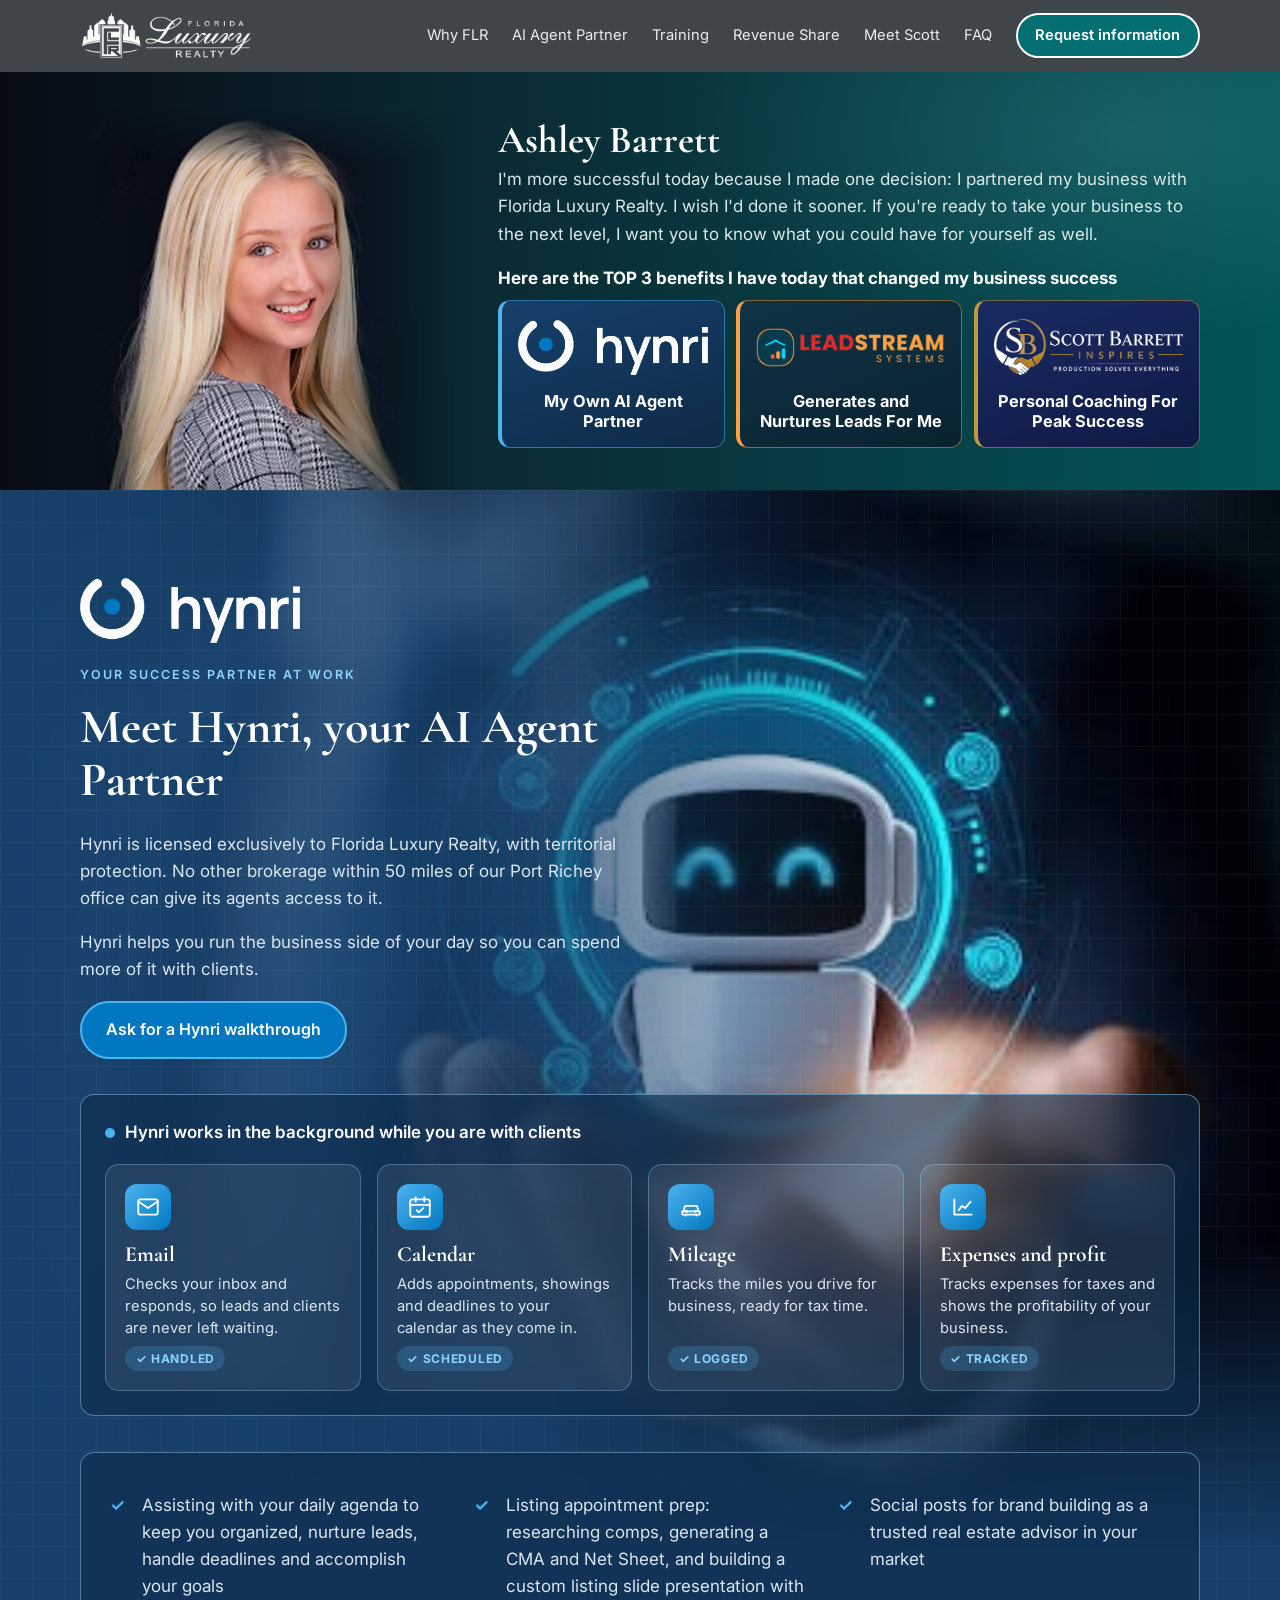
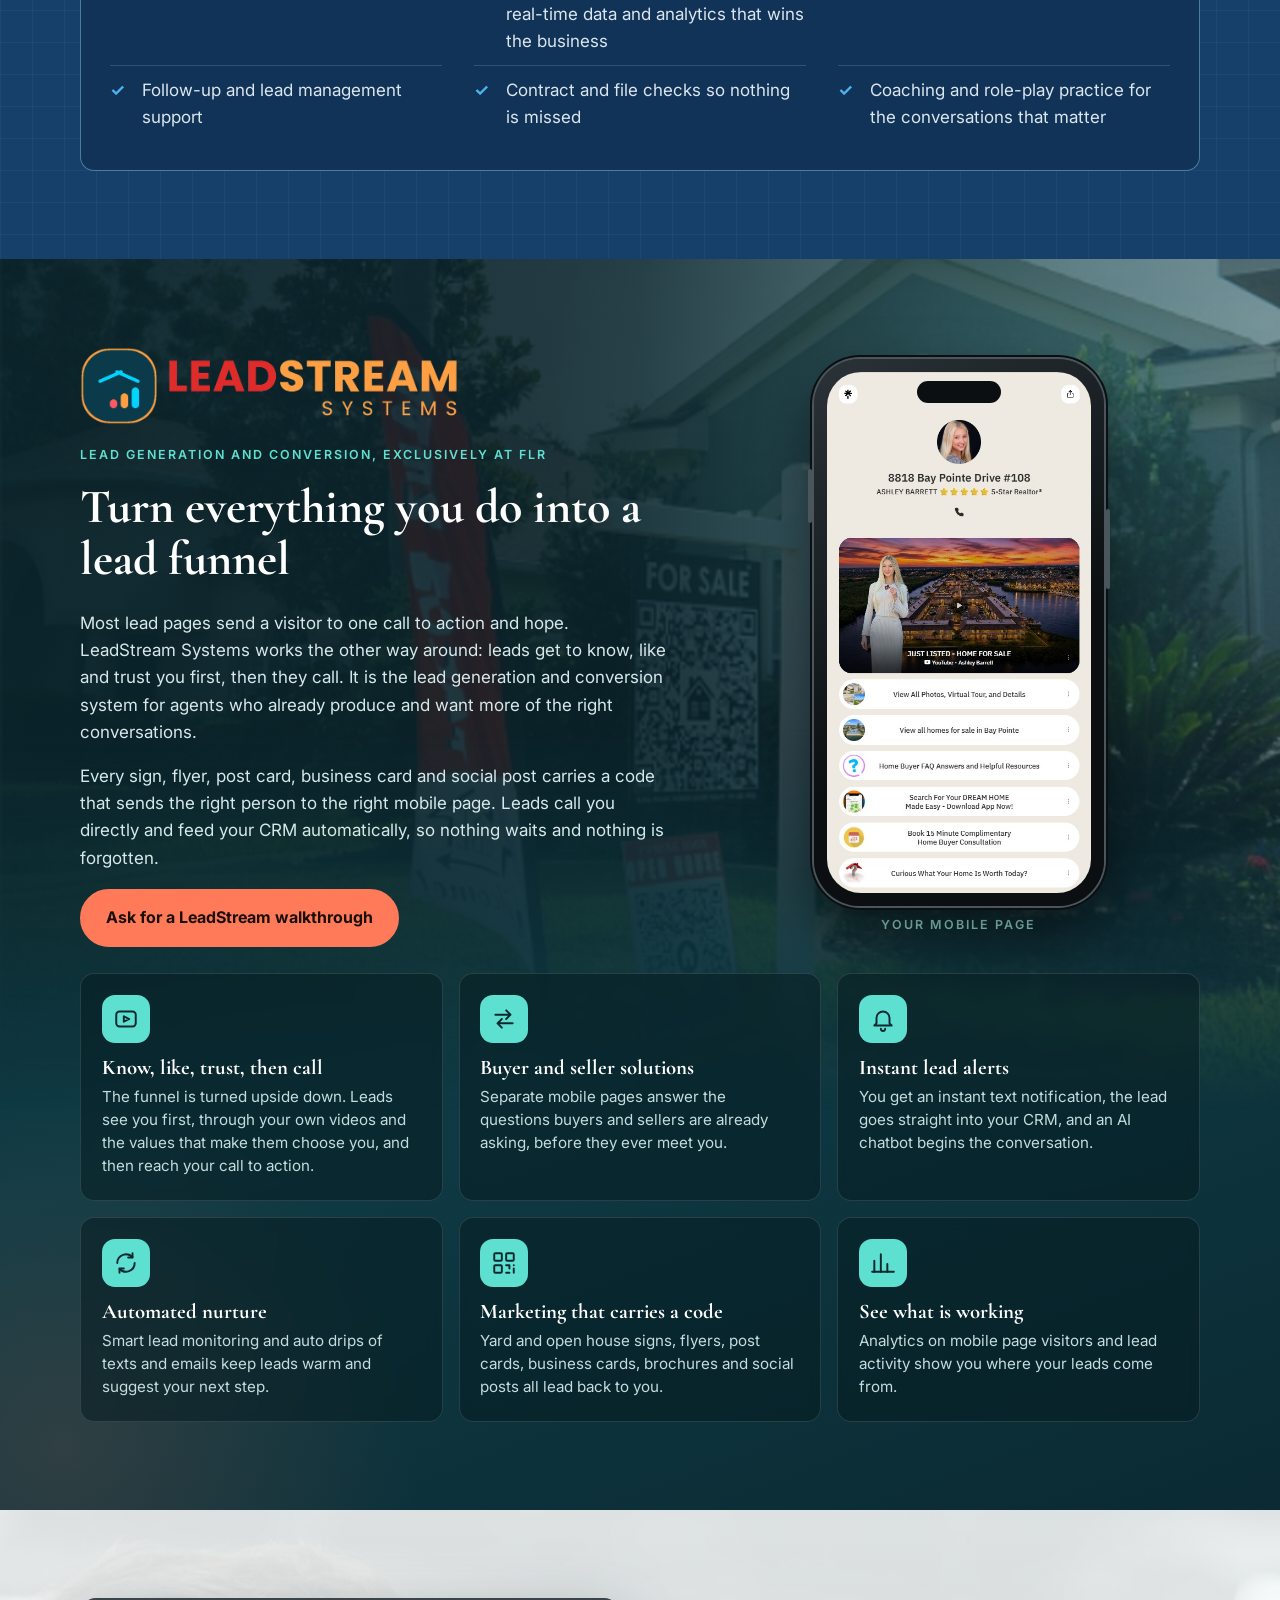
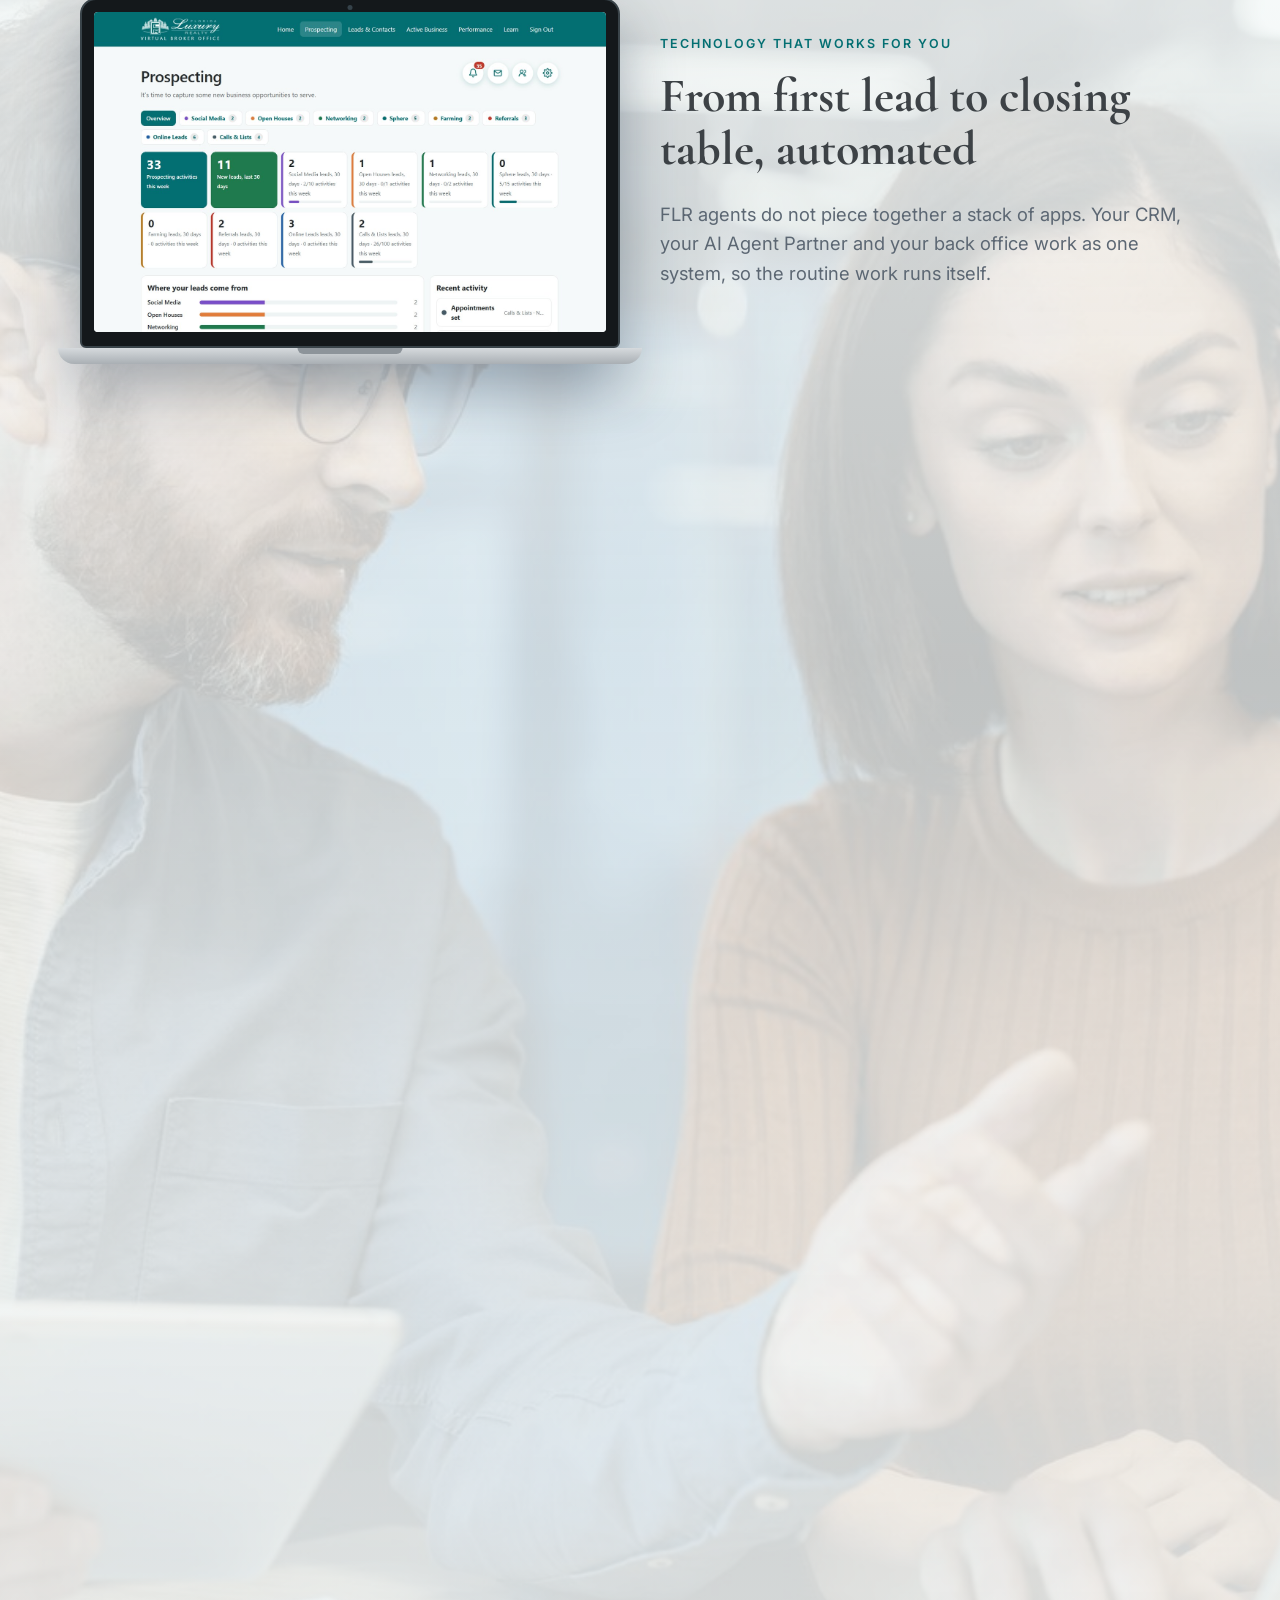
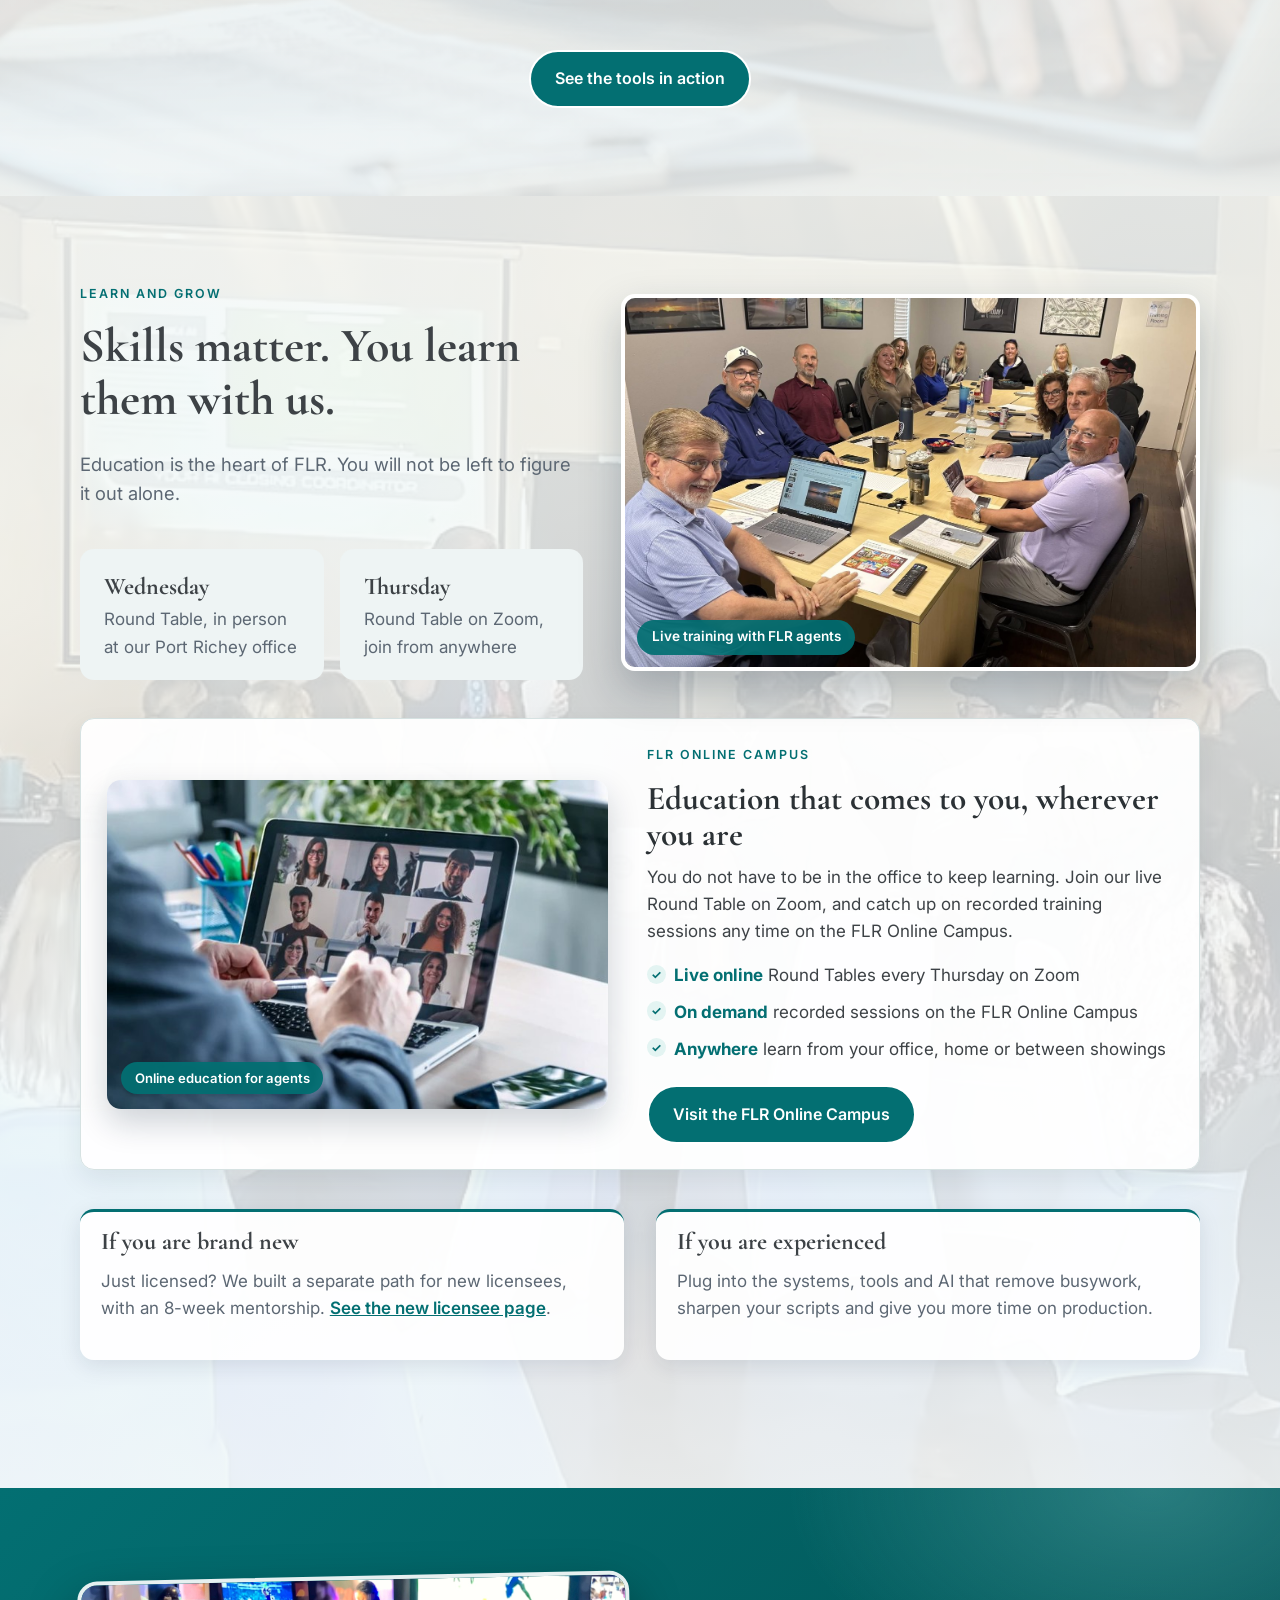
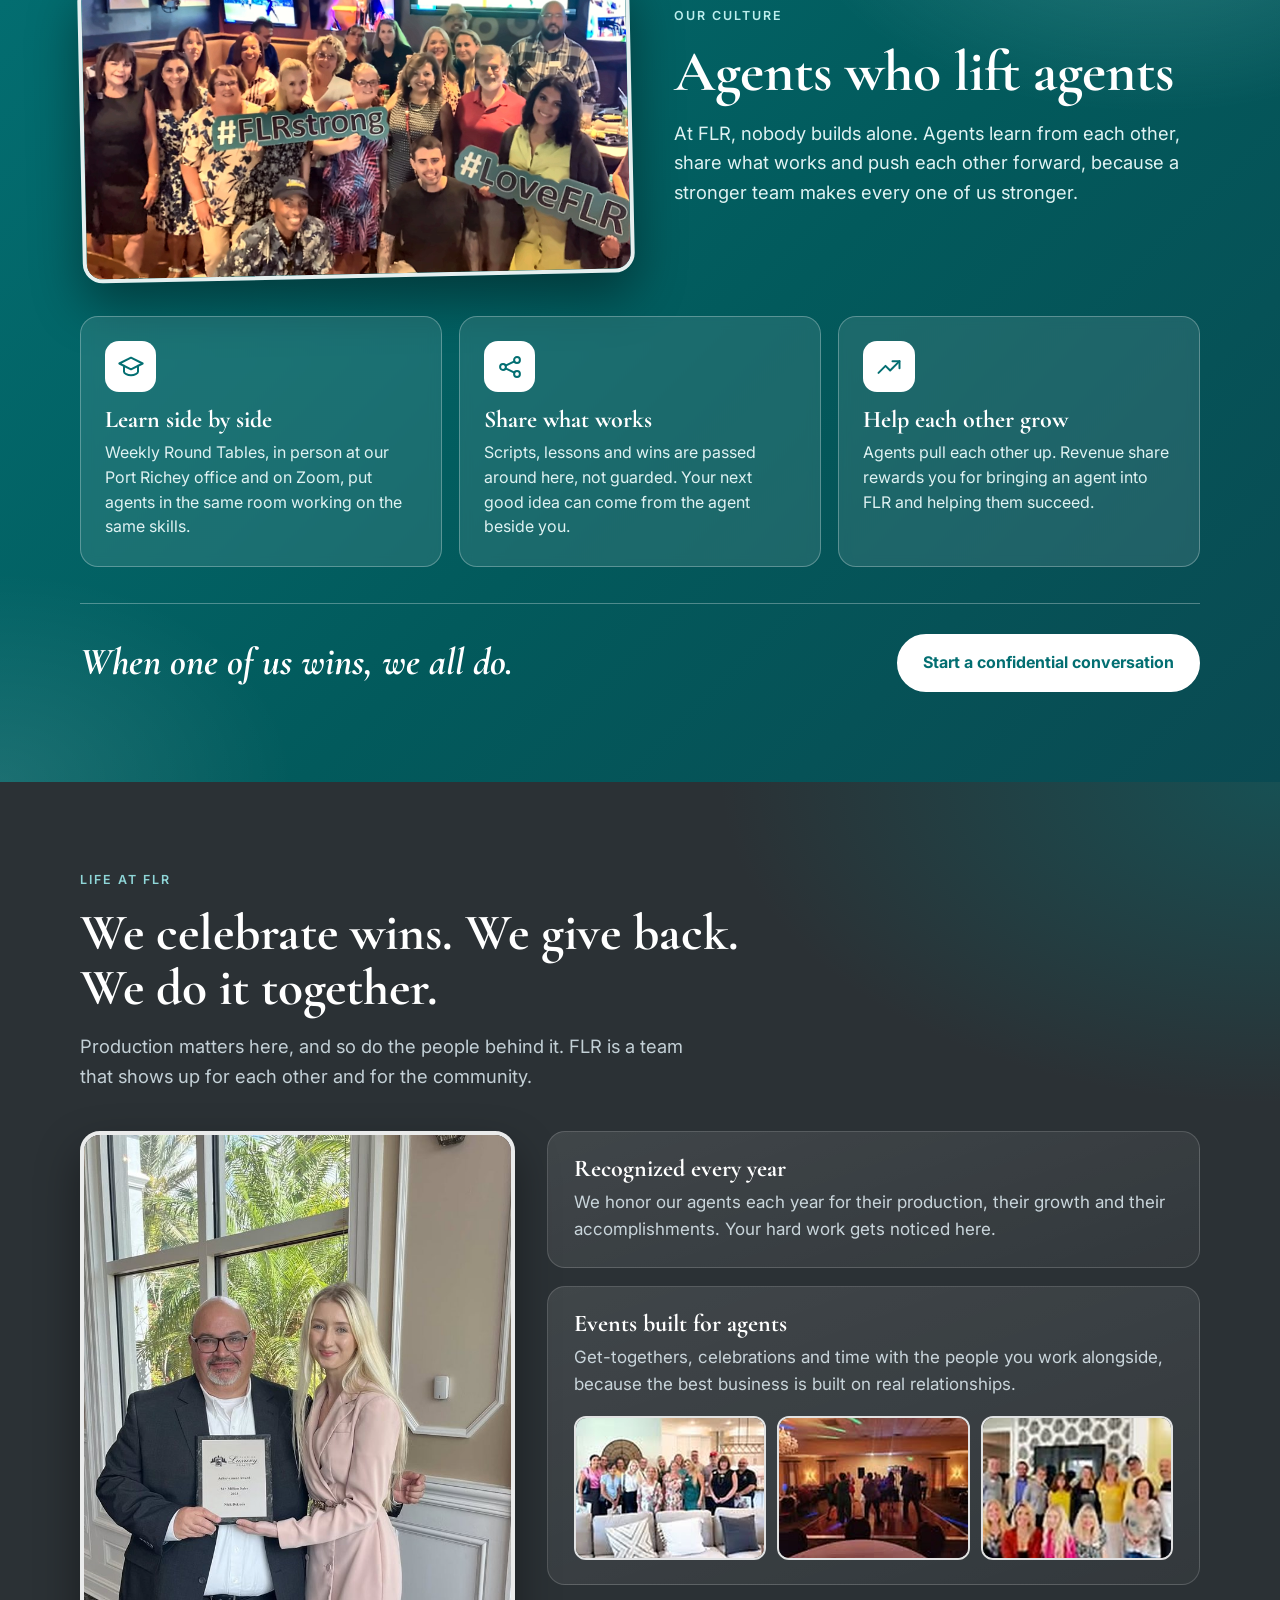
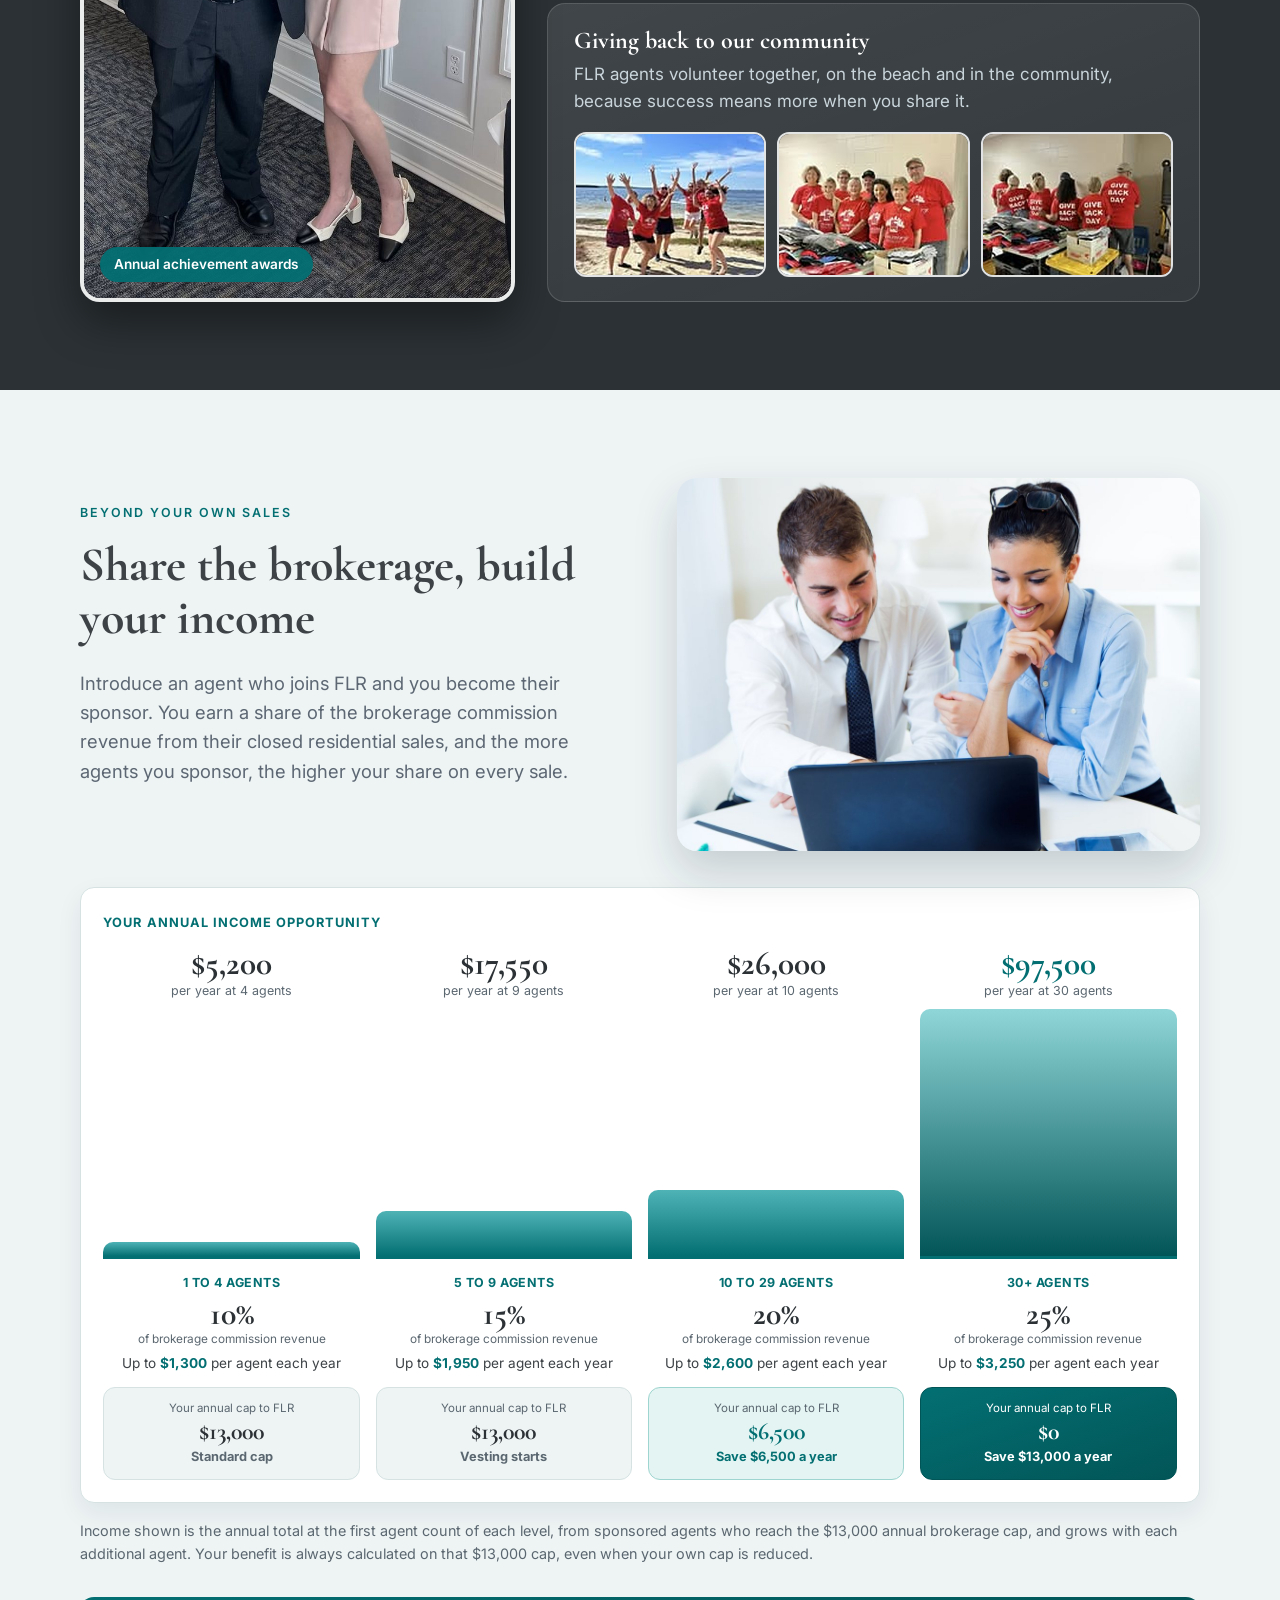
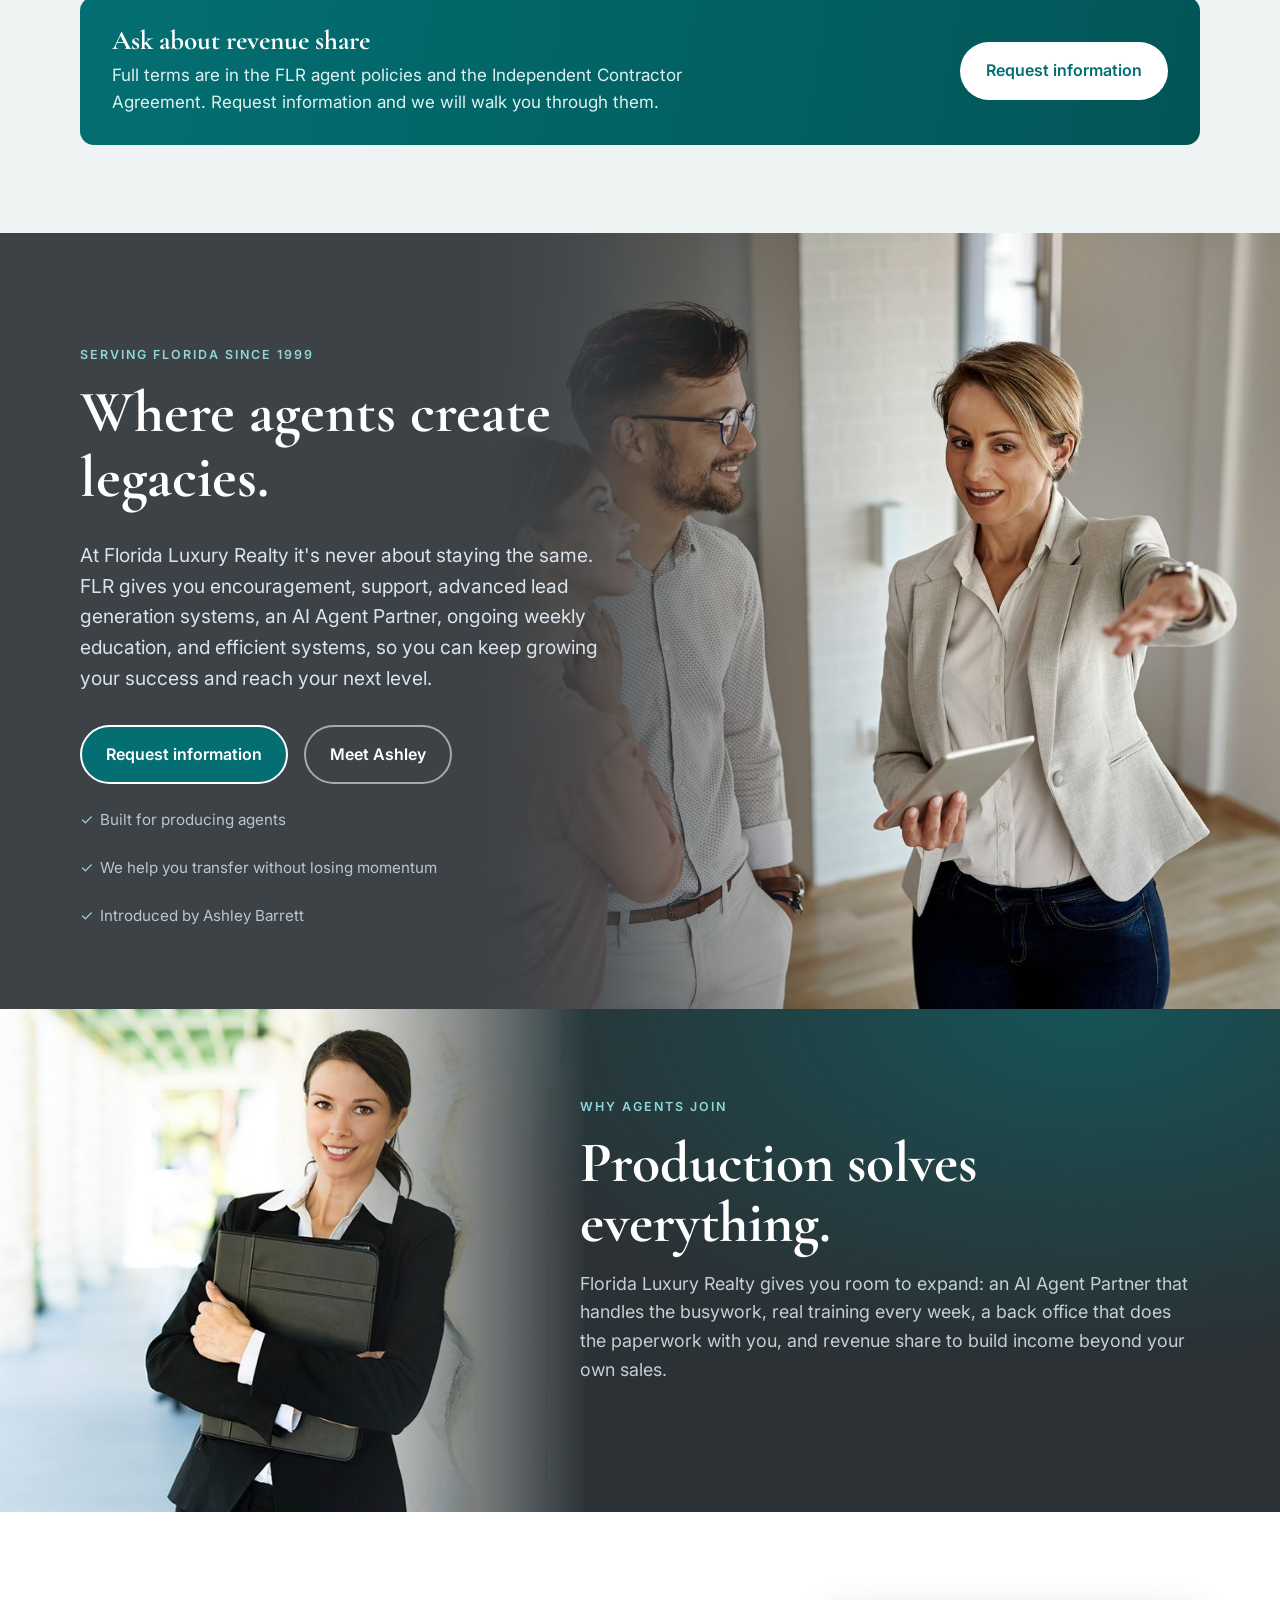
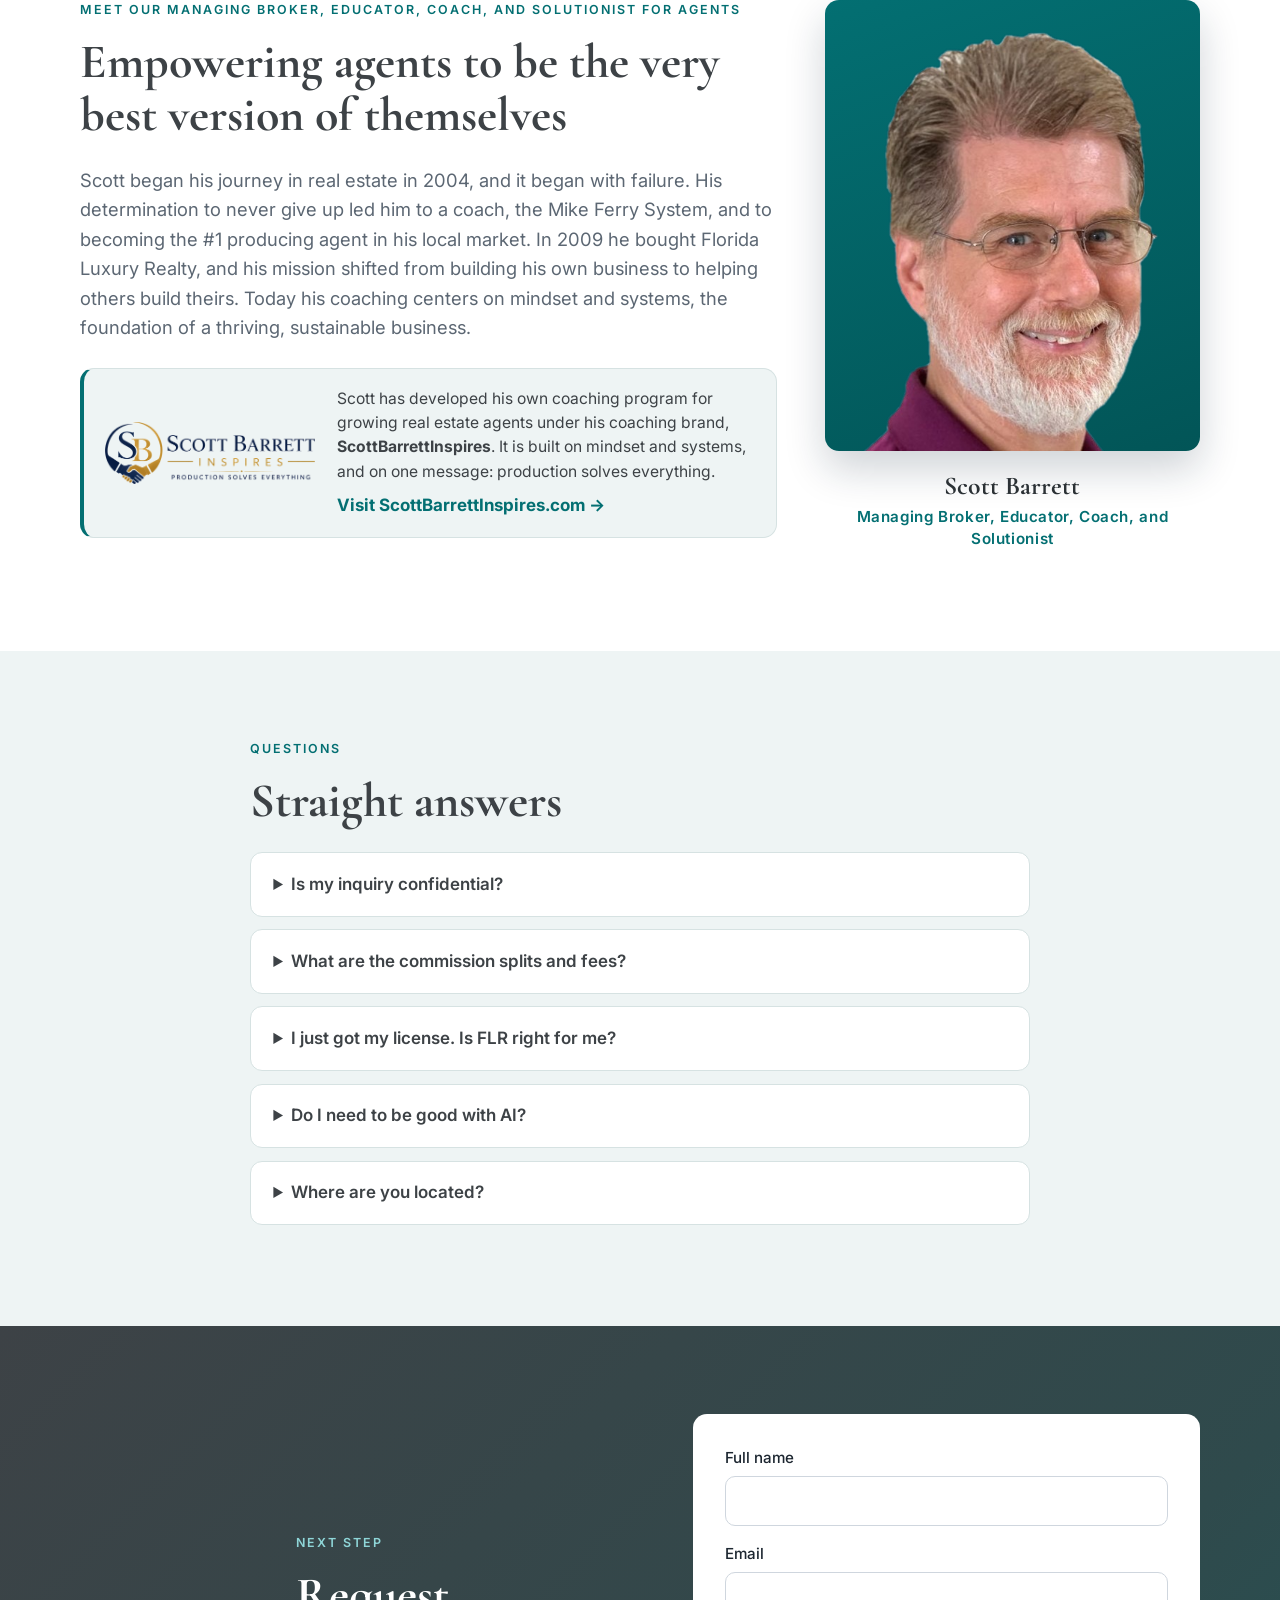
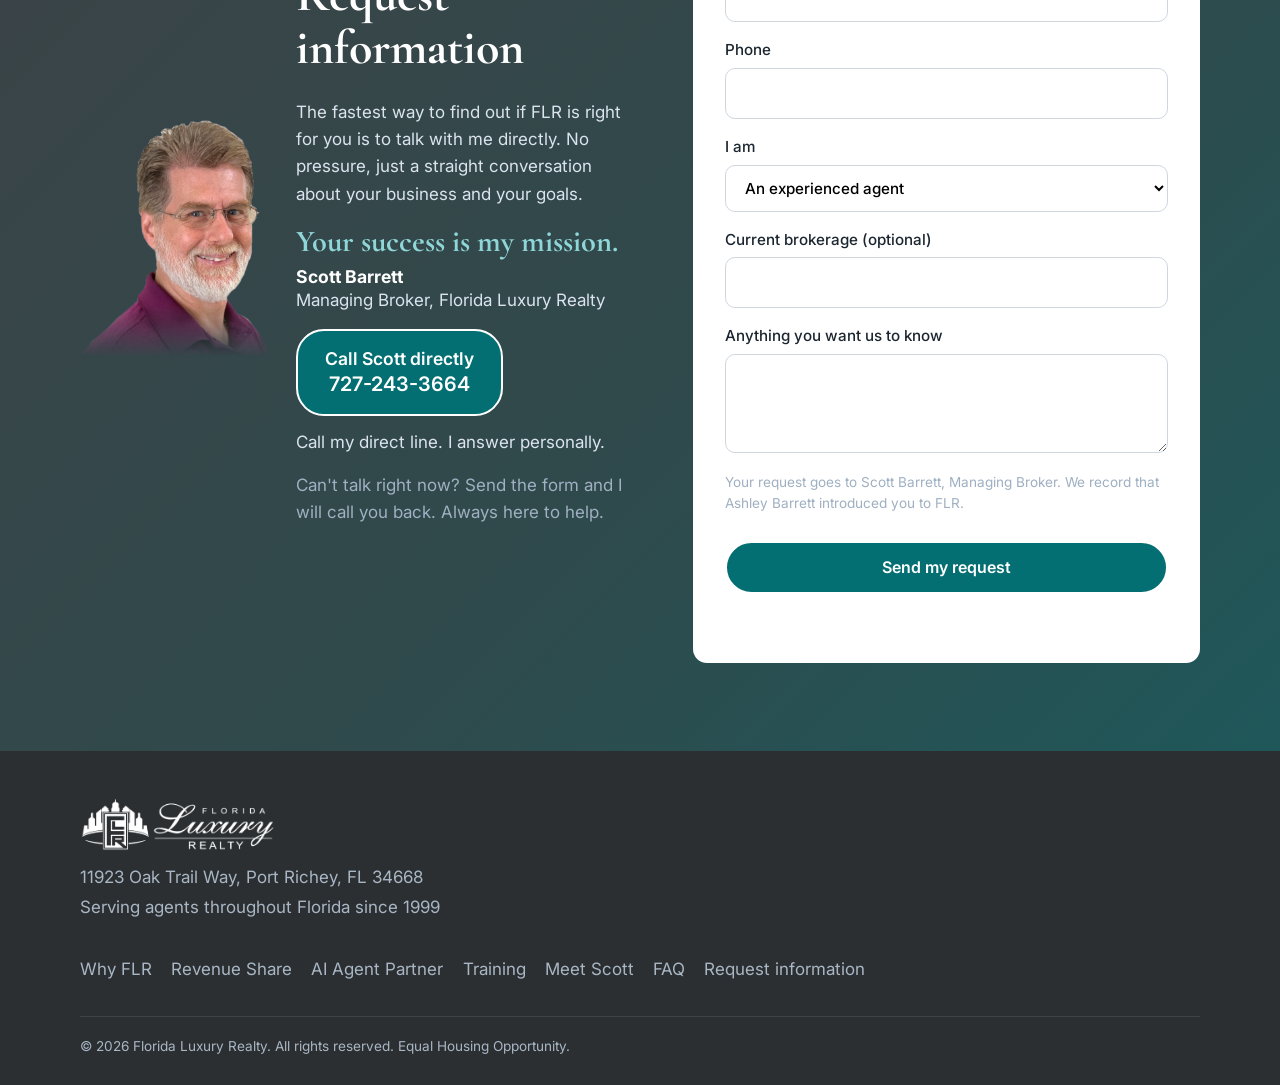
<file: agents/ashleybarrett/index.html>
<!DOCTYPE html>
<html lang="en">
<head>
<meta charset="utf-8">
<meta name="viewport" content="width=device-width, initial-scale=1">
<title>Ashley Barrett invites you to Florida Luxury Realty</title>
<meta name="description" content="Ashley Barrett of Florida Luxury Realty invites you to learn about FLR: an AI Agent Partner, hands-on training, a custom back office and revenue share.">
<meta name="robots" content="noindex,follow">
<meta property="og:title" content="Ashley Barrett invites you to Florida Luxury Realty">
<meta property="og:description" content="Production solves everything. An AI Agent Partner, real training, and a broker who is invested in your success.">
<meta property="og:type" content="website">
<meta property="og:image" content="https://joinflr.com/assets/flr-logo.jpg">
<meta property="og:url" content="https://joinflr.com/agents/ashleybarrett/">
<link rel="canonical" href="https://joinflr.com/agents/ashleybarrett/">
<link rel="preconnect" href="https://fonts.googleapis.com">
<link rel="preconnect" href="https://fonts.gstatic.com" crossorigin>
<link href="https://fonts.googleapis.com/css2?family=Cormorant+Garamond:ital,wght@0,500;0,600;0,700;1,500;1,600;1,700&family=Inter:wght@400;500;600&display=swap" rel="stylesheet">
<link rel="icon" type="image/png" href="../../assets/favicon.png">
<link rel="apple-touch-icon" href="../../assets/favicon.png">
<meta name="theme-color" content="#3D4246">
<link rel="stylesheet" href="../../styles.css?v=20261124c">
<script type="application/ld+json">
{
  "@context": "https://schema.org",
  "@type": "RealEstateAgent",
  "name": "Florida Luxury Realty",
  "url": "https://joinflr.com/agents/ashleybarrett/",
  "logo": "https://joinflr.com/assets/flr-logo.jpg",
  "address": {
    "@type": "PostalAddress",
    "streetAddress": "11923 Oak Trail Way",
    "addressLocality": "Port Richey",
    "addressRegion": "FL",
    "postalCode": "34668",
    "addressCountry": "US"
  }
}
</script>
</head>
<body>
<div id="page-top"></div>

<header class="nav">
  <div class="wrap nav-inner">
    <a class="brand" href="#page-top" aria-label="Florida Luxury Realty home">
      <img src="../../assets/flr-logo-white.png" width="173" height="46" alt="Florida Luxury Realty">
    </a>
    <button class="menu-btn" aria-label="Open menu" aria-expanded="false" aria-controls="menu">Menu</button>
    <nav id="menu" class="menu">
      <a href="#why">Why FLR</a>
      <a href="#hynri">AI Agent Partner</a>
      <a href="#grow">Training</a>
      <a href="#share">Revenue Share</a>
      <a href="#service">Meet Scott</a>
      <a href="#faq">FAQ</a>
      <a class="btn btn-teal btn-sm" href="#contact">Request information</a>
    </nav>
  </div>
</header>

<main><!-- v3 -->

<section class="ai-sec" id="intro">
  <div class="wrap">
    <div class="ai-card reveal">
      <img class="ai-photo" src="../../assets/agents/ashleybarrett.jpg" alt="Ashley Barrett" width="500" height="500" loading="lazy">
      <div class="ai-text">
        <h2 class="ai-name">Ashley Barrett</h2>
        
        <p>I&#x27;m more successful today because I made one decision: I partnered my business with Florida Luxury Realty. I wish I&#x27;d done it sooner. If you&#x27;re ready to take your business to the next level, I want you to know what you could have for yourself as well.</p>
        <p class="ai-help-h">Here are the TOP 3 benefits I have today that changed my business success</p>
        <ul class="ai-help">
          <li><a class="aih aih-hynri" href="#hynri"><span class="aih-logo"><img src="../../assets/hynri-logo.png" alt="Hynri" width="731" height="215" loading="lazy"></span><b>My Own AI Agent Partner</b></a></li>
          <li><a class="aih aih-ls" href="#leadstream"><span class="aih-logo"><img src="../../assets/leadstream-logo.png" alt="LeadStream Systems" width="900" height="185" loading="lazy"></span><b>Generates and Nurtures Leads For Me</b></a></li>
          <li><a class="aih aih-sbi" href="#grow"><span class="aih-logo"><img src="../../assets/sbi-logo-light.png" alt="ScottBarrettInspires" width="900" height="266" loading="lazy"></span><b>Personal Coaching For Peak Success</b></a></li>
        </ul>
        
      </div>
    </div>
  </div>
</section>

<section class="section hynri-sec" id="hynri">
  <div class="wrap split">
    <div>
      <img class="hynri-mark" src="../../assets/hynri-logo.png" width="731" height="215" alt="Hynri">
      <p class="eyebrow">Your success partner at work</p>
      <h2>Meet Hynri, your AI Agent Partner</h2>
      <p>Hynri is licensed exclusively to Florida Luxury Realty, with territorial protection. No other brokerage within 50 miles of our Port Richey office can give its agents access to it.</p>
      <p>Hynri helps you run the business side of your day so you can spend more of it with clients.</p>
      <a class="btn btn-hynri" href="#contact">Ask for a Hynri walkthrough</a>
    </div>
    <div class="hynri-art">
      
    </div>
  </div>
  <div class="wrap">
    <div class="bg-flow reveal">
      <p class="bg-flow-h"><span class="bg-dot" aria-hidden="true"></span>Hynri works in the background while you are with clients</p>
      <div class="bg-grid">
        <div class="bg-card"><span class="bg-ic"><svg viewBox="0 0 24 24" width="26" height="26" fill="none" stroke="currentColor" stroke-width="1.7" stroke-linecap="round" stroke-linejoin="round" aria-hidden="true"><rect x="3" y="5" width="18" height="14" rx="2"/><path d="M3 7l9 6 9-6"/></svg></span><h3>Email</h3><p>Checks your inbox and responds, so leads and clients are never left waiting.</p><span class="bg-tag">Handled</span></div>
        <div class="bg-card"><span class="bg-ic"><svg viewBox="0 0 24 24" width="26" height="26" fill="none" stroke="currentColor" stroke-width="1.7" stroke-linecap="round" stroke-linejoin="round" aria-hidden="true"><rect x="3" y="5" width="18" height="16" rx="2"/><path d="M8 3v4M16 3v4M3 10h18M9 15l2 2 4-4"/></svg></span><h3>Calendar</h3><p>Adds appointments, showings and deadlines to your calendar as they come in.</p><span class="bg-tag">Scheduled</span></div>
        <div class="bg-card"><span class="bg-ic"><svg viewBox="0 0 24 24" width="26" height="26" fill="none" stroke="currentColor" stroke-width="1.7" stroke-linecap="round" stroke-linejoin="round" aria-hidden="true"><path d="M5 16l1.5-5h11L19 16M4 16h16v3H4zM7 19v1M17 19v1"/><circle cx="8" cy="16" r=".6"/><circle cx="16" cy="16" r=".6"/></svg></span><h3>Mileage</h3><p>Tracks the miles you drive for business, ready for tax time.</p><span class="bg-tag">Logged</span></div>
        <div class="bg-card"><span class="bg-ic"><svg viewBox="0 0 24 24" width="26" height="26" fill="none" stroke="currentColor" stroke-width="1.7" stroke-linecap="round" stroke-linejoin="round" aria-hidden="true"><path d="M4 19V5M4 19h16M8 15l3-4 3 2 5-6"/></svg></span><h3>Expenses and profit</h3><p>Tracks expenses for taxes and shows the profitability of your business.</p><span class="bg-tag">Tracked</span></div>
      </div>
    </div>
  </div>
  <div class="wrap">
    <ul class="checks">
      <li>Assisting with your daily agenda to keep you organized, nurture leads, handle deadlines and accomplish your goals</li>
      <li>Listing appointment prep: researching comps, generating a CMA and Net Sheet, and building a custom listing slide presentation with real-time data and analytics that wins the business</li>
      <li>Social posts for brand building as a trusted real estate advisor in your market</li>
      <li>Follow-up and lead management support</li>
      <li>Contract and file checks so nothing is missed</li>
      <li>Coaching and role-play practice for the conversations that matter</li>
    </ul>
  </div>
</section>

<section class="section ls-sec" id="leadstream">
  <div class="wrap ls-grid">
    <div class="ls-copy">
      <img class="ls-logo" src="../../assets/leadstream-logo.png" width="900" height="185" alt="LeadStream Systems" loading="lazy">
      <p class="eyebrow">Lead generation and conversion, exclusively at FLR</p>
      <h2>Turn everything you do into a lead funnel</h2>
      <p>Most lead pages send a visitor to one call to action and hope. LeadStream Systems works the other way around: leads get to know, like and trust you first, then they call. It is the lead generation and conversion system for agents who already produce and want more of the right conversations.</p>
      <p>Every sign, flyer, post card, business card and social post carries a code that sends the right person to the right mobile page. Leads call you directly and feed your CRM automatically, so nothing waits and nothing is forgotten.</p>
      <a class="btn btn-ls" href="#contact">Ask for a LeadStream walkthrough</a>
    </div>
    <div class="ls-art" aria-hidden="false">
      <figure class="ls-phone"><div class="phone-frame"><span class="phone-notch"></span><img src="../../assets/ls-mobile-page-baypointe.jpg" width="480" height="946" alt="A LeadStream mobile page for a just-listed home, with a listing video and buyer links" loading="lazy"></div><figcaption>Your mobile page</figcaption></figure>
    </div>
  </div>
  <div class="wrap">
    <ul class="ls-feats">
      <li><span class="lf-ic"><svg viewBox="0 0 24 24" width="26" height="26" fill="none" stroke="currentColor" stroke-width="1.8" stroke-linecap="round" stroke-linejoin="round" aria-hidden="true"><rect x="3" y="5" width="18" height="14" rx="3"/><path d="M10 9.5l5 2.5-5 2.5z"/></svg></span><h3>Know, like, trust, then call</h3><p>The funnel is turned upside down. Leads see you first, through your own videos and the values that make them choose you, and then reach your call to action.</p></li>
      <li><span class="lf-ic"><svg viewBox="0 0 24 24" width="26" height="26" fill="none" stroke="currentColor" stroke-width="1.8" stroke-linecap="round" stroke-linejoin="round" aria-hidden="true"><path d="M4 8h14M14 4l4 4-4 4M20 16H6M10 12l-4 4 4 4"/></svg></span><h3>Buyer and seller solutions</h3><p>Separate mobile pages answer the questions buyers and sellers are already asking, before they ever meet you.</p></li>
      <li><span class="lf-ic"><svg viewBox="0 0 24 24" width="26" height="26" fill="none" stroke="currentColor" stroke-width="1.8" stroke-linecap="round" stroke-linejoin="round" aria-hidden="true"><path d="M6 16v-5a6 6 0 0112 0v5l2 2H4z"/><path d="M10 21a2 2 0 004 0"/></svg></span><h3>Instant lead alerts</h3><p>You get an instant text notification, the lead goes straight into your CRM, and an AI chatbot begins the conversation.</p></li>
      <li><span class="lf-ic"><svg viewBox="0 0 24 24" width="26" height="26" fill="none" stroke="currentColor" stroke-width="1.8" stroke-linecap="round" stroke-linejoin="round" aria-hidden="true"><path d="M20 12a8 8 0 01-14 5.3M4 12a8 8 0 0114-5.3"/><path d="M18 3v4h-4M6 21v-4h4"/></svg></span><h3>Automated nurture</h3><p>Smart lead monitoring and auto drips of texts and emails keep leads warm and suggest your next step.</p></li>
      <li><span class="lf-ic"><svg viewBox="0 0 24 24" width="26" height="26" fill="none" stroke="currentColor" stroke-width="1.8" stroke-linecap="round" stroke-linejoin="round" aria-hidden="true"><rect x="3" y="3" width="7" height="7" rx="1"/><rect x="14" y="3" width="7" height="7" rx="1"/><rect x="3" y="14" width="7" height="7" rx="1"/><path d="M14 14h3v3M21 14v.01M14 21h3M21 17v4"/></svg></span><h3>Marketing that carries a code</h3><p>Yard and open house signs, flyers, post cards, business cards, brochures and social posts all lead back to you.</p></li>
      <li><span class="lf-ic"><svg viewBox="0 0 24 24" width="26" height="26" fill="none" stroke="currentColor" stroke-width="1.8" stroke-linecap="round" stroke-linejoin="round" aria-hidden="true"><path d="M4 20V10M10 20V4M16 20v-7"/><path d="M2 20h20"/></svg></span><h3>See what is working</h3><p>Analytics on mobile page visitors and lead activity show you where your leads come from.</p></li>
    </ul>
  </div>
</section>

<section class="section tech-sec" id="technology">
  <div class="wrap">
    <div class="tech-head">
      <div class="tech-head-text">
      <p class="eyebrow dark">Technology that works for you</p>
    <h2>From first lead to closing table, automated</h2>
    <p class="sub">FLR agents do not piece together a stack of apps. Your CRM, your AI Agent Partner and your back office work as one system, so the routine work runs itself.</p>
      </div>
      <figure class="laptop" aria-label="The FLR Virtual Broker Office on a laptop"><div class="laptop-lid"><span class="laptop-cam"></span><img src="../../assets/backoffice-screen.jpg" width="1400" height="940" alt="The FLR Virtual Broker Office prospecting dashboard showing weekly activity, new leads and lead sources" loading="lazy"></div><div class="laptop-base"></div></figure>
    </div>

    <ol class="stages" aria-label="Lead to closing">
      <li class="stage reveal"><span class="stage-ic"><svg viewBox="0 0 24 24" width="26" height="26" fill="none" stroke="currentColor" stroke-width="1.7" stroke-linecap="round" stroke-linejoin="round" aria-hidden="true"><path d="M3 5h18l-7 8v6l-4 2v-8z"/></svg></span><span class="stage-no" aria-hidden="true">01</span><h3>Capture</h3><p>Every lead lands in one place, your Lofty CRM, instead of scattered across notes and inboxes.</p></li>
      <li class="stage reveal"><span class="stage-ic"><svg viewBox="0 0 24 24" width="26" height="26" fill="none" stroke="currentColor" stroke-width="1.7" stroke-linecap="round" stroke-linejoin="round" aria-hidden="true"><path d="M12 21s-7-4.4-7-10a4 4 0 017-2.6A4 4 0 0119 11c0 5.6-7 10-7 10z"/></svg></span><span class="stage-no" aria-hidden="true">02</span><h3>Nurture</h3><p>Hynri works your leads: who to call next, what to say, and every note logged.</p></li>
      <li class="stage reveal"><span class="stage-ic"><svg viewBox="0 0 24 24" width="26" height="26" fill="none" stroke="currentColor" stroke-width="1.7" stroke-linecap="round" stroke-linejoin="round" aria-hidden="true"><path d="M4 19V9M10 19V5M16 19v-8M22 19H2"/></svg></span><span class="stage-no" aria-hidden="true">03</span><h3>Convert</h3><p>Walk into the appointment with a CMA, a seller net sheet and your branded listing presentation ready.</p></li>
      <li class="stage reveal"><span class="stage-ic"><svg viewBox="0 0 24 24" width="26" height="26" fill="none" stroke="currentColor" stroke-width="1.7" stroke-linecap="round" stroke-linejoin="round" aria-hidden="true"><path d="M9 12l2 2 4-4"/><circle cx="12" cy="12" r="9"/></svg></span><span class="stage-no" aria-hidden="true">04</span><h3>Close</h3><p>Contracts read, folders and checklists built, and every deadline tracked to the closing table.</p></li>
    </ol>

    <div class="ba reveal">
      <h3>Your week, before and after Hynri</h3>
      <div class="ba-bars" role="img" aria-label="Illustration: with Hynri handling the routine work, a much smaller share of your week goes to admin and more is left for clients.">
        <div class="ba-bar"><span class="ba-lab">On your own</span><div class="ba-track"><i class="ba-admin" style="width:62%">Admin and paperwork</i><i class="ba-client" style="width:38%">Clients</i></div></div>
        <div class="ba-bar"><span class="ba-lab">With Hynri</span><div class="ba-track"><i class="ba-admin" style="width:22%">Admin</i><i class="ba-client" style="width:78%">Time for clients and new business</i></div></div>
      </div>
      <p class="ba-cap">Illustration of the idea, not a measured result. Your own time savings will vary.</p>
      <div class="ba-head"><span></span><span></span><span>Doing it yourself</span><span>Hynri in the background</span></div>
      <div class="ba-row"><span class="ba-ic"><svg viewBox="0 0 24 24" width="26" height="26" fill="none" stroke="currentColor" stroke-width="1.7" stroke-linecap="round" stroke-linejoin="round" aria-hidden="true"><rect x="3" y="5" width="18" height="14" rx="2"/><path d="M3 7l9 6 9-6"/></svg></span><b>Email</b><span class="ba-old">Checking and replying between showings</span><span class="ba-new">Inbox checked and answered for you</span></div><div class="ba-row"><span class="ba-ic"><svg viewBox="0 0 24 24" width="26" height="26" fill="none" stroke="currentColor" stroke-width="1.7" stroke-linecap="round" stroke-linejoin="round" aria-hidden="true"><rect x="3" y="5" width="18" height="16" rx="2"/><path d="M8 3v4M16 3v4M3 10h18M9 15l2 2 4-4"/></svg></span><b>Calendar</b><span class="ba-old">Typing every appointment in by hand</span><span class="ba-new">Appointments added to your calendar</span></div><div class="ba-row"><span class="ba-ic"><svg viewBox="0 0 24 24" width="26" height="26" fill="none" stroke="currentColor" stroke-width="1.7" stroke-linecap="round" stroke-linejoin="round" aria-hidden="true"><path d="M5 16l1.5-5h11L19 16M4 16h16v3H4zM7 19v1M17 19v1"/><circle cx="8" cy="16" r=".6"/><circle cx="16" cy="16" r=".6"/></svg></span><b>Mileage</b><span class="ba-old">Notes and receipts, rebuilt at tax time</span><span class="ba-new">Every trip tracked as you go</span></div><div class="ba-row"><span class="ba-ic"><svg viewBox="0 0 24 24" width="26" height="26" fill="none" stroke="currentColor" stroke-width="1.7" stroke-linecap="round" stroke-linejoin="round" aria-hidden="true"><path d="M4 19V5M4 19h16M8 15l3-4 3 2 5-6"/></svg></span><b>Expenses and profit</b><span class="ba-old">A shoebox of receipts and guesswork</span><span class="ba-new">Expenses and profitability, always current</span></div>
    </div>

    <div class="tech-split">
      <div class="tech-col reveal">
        <h3>Marketing on autopilot</h3>
        <ul class="tlist">
          <li>Social posts written in your own voice</li>
          <li>Posts for closings, birthdays, anniversaries and milestones</li>
          <li>Branded flyer templates for open houses and buyer and seller outreach</li>
          <li>Listing marketing prepared for you, with your information dropped in</li>
        </ul>
      </div>
      <div class="tech-col reveal">
        <h3>Transactions made simple</h3>
        <ul class="tlist">
          <li>Contracts read and key dates pulled out for you</li>
          <li>Transaction folders and checklists built automatically</li>
          <li>Every deadline tracked so nothing slips</li>
          <li>Contract forms and e-signature in your own FLR back office</li>
        </ul>
      </div>
    </div>
    <p class="tech-cta"><a class="btn btn-teal" href="#contact">See the tools in action</a></p>
  </div>
</section>

<section class="section grow-sec" id="grow">
  <div class="wrap">
    <div class="grow-top">
      <div>
        <p class="eyebrow dark">Learn and grow</p>
        <h2>Skills matter. You learn them with us.</h2>
        <p class="sub">Education is the heart of FLR. You will not be left to figure it out alone.</p>
        <div class="schedule">
      <div><strong>Wednesday</strong><span>Round Table, in person at our Port Richey office</span></div>
      <div><strong>Thursday</strong><span>Round Table on Zoom, join from anywhere</span></div>
    </div>

      </div>
      <figure class="grow-photo">
        <img src="../../assets/training-round-table.jpg" width="1400" height="905" alt="FLR agents gathered around the table for a Round Table in the Port Richey training room" loading="lazy">
        <figcaption>Live training with FLR agents</figcaption>
      </figure>
    </div>
    <div class="oe reveal">
      <figure class="oe-photo"><img src="../../assets/online-education.jpg" width="675" height="442" alt="An agent on a laptop in a video training session with other agents on screen" loading="lazy"><figcaption>Online education for agents</figcaption></figure>
      <div class="oe-text">
        <p class="eyebrow dark">FLR Online Campus</p>
        <h3>Education that comes to you, wherever you are</h3>
        <p>You do not have to be in the office to keep learning. Join our live Round Table on Zoom, and catch up on recorded training sessions any time on the FLR Online Campus.</p>
        <ul class="oe-list">
          <li><b>Live online</b> Round Tables every Thursday on Zoom</li>
          <li><b>On demand</b> recorded sessions on the FLR Online Campus</li>
          <li><b>Anywhere</b> learn from your office, home or between showings</li>
        </ul>
        <a class="btn btn-teal" href="https://www.youtube.com/@FLROnlineCampus" target="_blank" rel="noopener">Visit the FLR Online Campus</a>
      </div>
    </div>
    <div class="cols cols-2">
      <div class="col">
        <h3>If you are brand new</h3>
        <p>Just licensed? We built a separate path for new licensees, with an 8-week mentorship. <a class="inline-link" href="../../new-agents/">See the new licensee page</a>.</p>
      </div>
      <div class="col">
        <h3>If you are experienced</h3>
        <p>Plug into the systems, tools and AI that remove busywork, sharpen your scripts and give you more time on production.</p>
      </div>
    </div>
  </div>
</section>

<section class="section lift-sec" id="community">
  <div class="wrap">
    <div class="lift-head">
      <div>
      <p class="eyebrow">Our culture</p>
    <h2>Agents who lift agents</h2>
    <p class="sub">At FLR, nobody builds alone. Agents learn from each other, share what works and push each other forward, because a stronger team makes every one of us stronger.</p>
      </div>
      <figure class="lift-photo"><img src="../../assets/flr-strong.jpg" width="2000" height="1080" alt="A large group of FLR agents smiling together, holding #FLRstrong and #LoveFLR signs" loading="lazy"></figure>
    </div>
    <div class="lift-grid">
      <article class="lift-card"><span class="lift-ic"><svg viewBox="0 0 24 24" width="28" height="28" fill="none" stroke="currentColor" stroke-width="1.7" stroke-linecap="round" stroke-linejoin="round" aria-hidden="true"><path d="M2 9l10-5 10 5-10 5z"/><path d="M6 11v5c0 1.5 3 3 6 3s6-1.5 6-3v-5"/></svg></span><h3>Learn side by side</h3><p>Weekly Round Tables, in person at our Port Richey office and on Zoom, put agents in the same room working on the same skills.</p></article>
      <article class="lift-card"><span class="lift-ic"><svg viewBox="0 0 24 24" width="28" height="28" fill="none" stroke="currentColor" stroke-width="1.7" stroke-linecap="round" stroke-linejoin="round" aria-hidden="true"><circle cx="6" cy="12" r="2.5"/><circle cx="18" cy="6" r="2.5"/><circle cx="18" cy="18" r="2.5"/><path d="M8.2 10.8l7.6-3.6M8.2 13.2l7.6 3.6"/></svg></span><h3>Share what works</h3><p>Scripts, lessons and wins are passed around here, not guarded. Your next good idea can come from the agent beside you.</p></article>
      <article class="lift-card"><span class="lift-ic"><svg viewBox="0 0 24 24" width="28" height="28" fill="none" stroke="currentColor" stroke-width="1.7" stroke-linecap="round" stroke-linejoin="round" aria-hidden="true"><path d="M3 17l6-6 4 4 8-8"/><path d="M15 7h6v6"/></svg></span><h3>Help each other grow</h3><p>Agents pull each other up. Revenue share rewards you for bringing an agent into FLR and helping them succeed.</p></article>
    </div>
    <div class="lift-close">
      <p>When one of us wins, we all do.</p>
      <a class="btn btn-white" href="#contact">Start a confidential conversation</a>
    </div>
  </div>
</section>

<section class="section culture-sec" id="culture">
  <div class="wrap">
    <p class="eyebrow">Life at FLR</p>
    <h2>We celebrate wins. We give back.<br>We do it together.</h2>
    <p class="sub">Production matters here, and so do the people behind it. FLR is a team that shows up for each other and for the community.</p>

    <div class="culture-grid">
      <figure class="culture-award reveal">
        <img src="../../assets/award.jpg" width="960" height="1280" alt="An FLR agent receiving an Achievement Award plaque at the annual recognition event" loading="lazy">
        <figcaption>Annual achievement awards</figcaption>
      </figure>

      <div class="culture-pillars">
        <article class="pillar reveal">
          <h3>Recognized every year</h3>
          <p>We honor our agents each year for their production, their growth and their accomplishments. Your hard work gets noticed here.</p>
        </article>

        <article class="pillar reveal">
          <h3>Events built for agents</h3>
          <p>Get-togethers, celebrations and time with the people you work alongside, because the best business is built on real relationships.</p>
          <div class="pillar-photos">
            <img src="../../assets/event-sofa.jpg" width="314" height="236" alt="FLR agents gathered together at an event" loading="lazy">
            <img src="../../assets/event-dance.jpg" width="318" height="238" alt="FLR agents on the dance floor at a company celebration" loading="lazy">
            <img src="../../assets/event-group.jpg" width="220" height="294" alt="A group of FLR agents posing together" loading="lazy">
          </div>
        </article>

        <article class="pillar reveal">
          <h3>Giving back to our community</h3>
          <p>FLR agents volunteer together, on the beach and in the community, because success means more when you share it.</p>
          <div class="pillar-photos">
            <img src="../../assets/give-beach.jpg" width="318" height="238" alt="FLR agents in red volunteer shirts jumping for joy on the beach" loading="lazy">
            <img src="../../assets/give-shirts.jpg" width="318" height="238" alt="FLR volunteers in red shirts around a table of donated clothing" loading="lazy">
            <img src="../../assets/give-day.jpg" width="318" height="238" alt="FLR volunteers wearing Give Back Day shirts" loading="lazy">
          </div>
        </article>
      </div>
    </div>
  </div>
</section>

<section class="section rs-sec" id="share">
  <div class="wrap">
    <div class="rs-top-grid">
      <div class="rs-head reveal">
        <p class="eyebrow dark">Beyond your own sales</p>
        <h2>Share the brokerage, build your income</h2>
        <p class="sub">Introduce an agent who joins FLR and you become their sponsor. You earn a share of the brokerage commission revenue from their closed residential sales, and the more agents you sponsor, the higher your share on every sale.</p>
      </div>
      <figure class="rs-photo reveal"><img src="../../assets/rs-agents.jpg" width="1100" height="786" alt="Two agents smiling as they work together at a laptop" loading="lazy"></figure>
    </div>

    <div class="rsc reveal" role="img" aria-label="Chart: annual revenue share income grows from $5,200 at 4 sponsored agents to $97,500 at 30, while your annual commission cap drops from $13,000 to $6,500 at 10 agents and to $0 at 30 agents.">
      <div class="rsc-axis"><span>Your annual income opportunity</span></div>
      <div class="rsc-cols">
        <div class="rsc-col" style="--v:5.3">
          <p class="rsc-income"><b>$5,200</b><span>per year at 4 agents</span></p>
          <div class="rsc-bar-wrap"><div class="rsc-bar"></div></div>
          <div class="rsc-tier"><p class="rsc-range">1 to 4 agents</p><p class="rsc-pct">10%<small> of brokerage commission revenue</small></p><p class="rsc-per">Up to <b>$1,300</b> per agent each year</p></div>
          <div class="rsc-cap"><span class="rsc-cap-l">Your annual cap to FLR</span><b>$13,000</b><em class="rsc-none">Standard cap</em></div>
        </div>
        <div class="rsc-col" style="--v:18">
          <p class="rsc-income"><b>$17,550</b><span>per year at 9 agents</span></p>
          <div class="rsc-bar-wrap"><div class="rsc-bar"></div></div>
          <div class="rsc-tier"><p class="rsc-range">5 to 9 agents</p><p class="rsc-pct">15%<small> of brokerage commission revenue</small></p><p class="rsc-per">Up to <b>$1,950</b> per agent each year</p></div>
          <div class="rsc-cap"><span class="rsc-cap-l">Your annual cap to FLR</span><b>$13,000</b><em class="rsc-none">Vesting starts</em></div>
        </div>
        <div class="rsc-col" style="--v:26.7">
          <p class="rsc-income"><b>$26,000</b><span>per year at 10 agents</span></p>
          <div class="rsc-bar-wrap"><div class="rsc-bar"></div></div>
          <div class="rsc-tier"><p class="rsc-range">10 to 29 agents</p><p class="rsc-pct">20%<small> of brokerage commission revenue</small></p><p class="rsc-per">Up to <b>$2,600</b> per agent each year</p></div>
          <div class="rsc-cap rsc-cap-save"><span class="rsc-cap-l">Your annual cap to FLR</span><b>$6,500</b><em>Save $6,500 a year</em></div>
        </div>
        <div class="rsc-col rsc-top" style="--v:100">
          <p class="rsc-income"><b>$97,500</b><span>per year at 30 agents</span></p>
          <div class="rsc-bar-wrap"><div class="rsc-bar"></div></div>
          <div class="rsc-tier"><p class="rsc-range">30+ agents</p><p class="rsc-pct">25%<small> of brokerage commission revenue</small></p><p class="rsc-per">Up to <b>$3,250</b> per agent each year</p></div>
          <div class="rsc-cap rsc-cap-save"><span class="rsc-cap-l">Your annual cap to FLR</span><b>$0</b><em>Save $13,000 a year</em></div>
        </div>
      </div>
    </div>
    <p class="rs-note">Income shown is the annual total at the first agent count of each level, from sponsored agents who reach the $13,000 annual brokerage cap, and grows with each additional agent. Your benefit is always calculated on that $13,000 cap, even when your own cap is reduced.</p>

    <div class="rs-cta reveal">
      <div>
        <h3>Ask about revenue share</h3>
        <p>Full terms are in the FLR agent policies and the Independent Contractor Agreement. Request information and we will walk you through them.</p>
      </div>
      <a class="btn btn-dark" href="#contact">Request information</a>
    </div>
  </div>
</section>

<section class="hero">
  <div class="hero-photo" role="img" aria-label="A Florida Luxury Realty agent showing a happy couple their new home"></div>
  <div class="wrap hero-inner">
    <p class="eyebrow">Serving Florida since 1999</p>
    <h1>Where agents create legacies.</h1>
    <p class="lead">At Florida Luxury Realty it&#39;s never about staying the same. FLR gives you encouragement, support, advanced lead generation systems, an AI Agent Partner, ongoing weekly education, and efficient systems, so you can keep growing your success and reach your next level.</p>
    <div class="hero-cta">
      <a class="btn btn-teal" href="#contact">Request information</a>
      <a class="btn btn-ghost" href="#intro">Meet Ashley</a>
    </div>
    <ul class="hero-points">
      <li>Built for producing agents</li>
      <li>We help you transfer without losing momentum</li>
      <li>Introduced by Ashley Barrett</li>
    </ul>
  </div>
</section>




<section class="section why-sec" id="why">
  <div class="wrap">
    <div class="why-head">
      <div class="why-text">
    <p class="eyebrow">Why agents join</p>
    <h2>Production solves everything.</h2>
    <p class="sub">Florida Luxury Realty gives you room to expand: an AI Agent Partner that handles the busywork, real training every week, a back office that does the paperwork with you, and revenue share to build income beyond your own sales.</p>
      </div>
    </div>
  </div>
</section>

<section class="section mb-sec" id="service">
  <div class="wrap">
    <div class="mb-top">
      <div class="mb-text">
        <p class="eyebrow dark mb-eyebrow">Meet our Managing Broker, Educator, Coach, and Solutionist for agents</p>
        <h2>Empowering agents to be the very best version of themselves</h2>
        <p class="sub mb-story">Scott began his journey in real estate in 2004, and it began with failure. His determination to never give up led him to a coach, the Mike Ferry System, and to becoming the #1 producing agent in his local market. In 2009 he bought Florida Luxury Realty, and his mission shifted from building his own business to helping others build theirs. Today his coaching centers on mindset and systems, the foundation of a thriving, sustainable business.</p>
        <div class="sbi-inline">
          <img class="sbi-mark" src="../../assets/sbi-logo.png" width="900" height="266" alt="Scott Barrett Inspires, Production Solves Everything" loading="lazy">
          <div>
            <p>Scott has developed his own coaching program for growing real estate agents under his coaching brand, <b>ScottBarrettInspires</b>. It is built on mindset and systems, and on one message: production solves everything.</p>
            <a class="sbi-link" href="https://scottbarrettinspires.com" target="_blank" rel="noopener">Visit ScottBarrettInspires.com &rarr;</a>
          </div>
        </div>
      </div>
      <figure class="mb-photo reveal">
        <div class="mb-photo-card"><img src="../../assets/scott-headshot.png" width="563" height="700" alt="Scott Barrett, Managing Broker of Florida Luxury Realty" loading="lazy"></div>
        <figcaption><b>Scott Barrett</b><span>Managing Broker, Educator, Coach, and Solutionist</span></figcaption>
      </figure>
    </div>
  </div>
</section>

<section class="section tint" id="faq">
  <div class="wrap narrow">
    <p class="eyebrow dark">Questions</p>
    <h2>Straight answers</h2>
    <details>
      <summary>Is my inquiry confidential?</summary>
      <p>Yes. Scott will reach out to you directly. We note that Ashley Barrett introduced you to FLR, and we do not share your information outside the brokerage.</p>
    </details>
    <details>
      <summary>What are the commission splits and fees?</summary>
      <p>We cover this on a call so we can match it to your production and goals. Ask and we will give you the full picture, with no surprises.</p>
    </details>
    <details>
      <summary>I just got my license. Is FLR right for me?</summary>
      <p>Yes. We built a dedicated path for new licensees, with an 8-week mentorship and weekly training. <a class="inline-link" href="../../new-agents/">See the new licensee page</a>.</p>
    </details>
    <details>
      <summary>Do I need to be good with AI?</summary>
      <p>No. Higher-volume agents often just tell Hynri what they need. If you prefer to avoid AI, the back office website gives you what you need to work.</p>
    </details>
    <details>
      <summary>Where are you located?</summary>
      <p>Our main office is at 11923 Oak Trail Way, Port Richey, FL 34668, and we serve agents throughout Florida.</p>
    </details>
  </div>
</section>

<section class="section contact" id="contact">
  <div class="wrap split">
    <div class="scott-card">
      <img class="scott-photo" src="../../assets/scott-headshot.png" width="563" height="700" alt="Scott Barrett, managing broker of Florida Luxury Realty" loading="lazy">
      <div class="scott-text">
        <p class="eyebrow">Next step</p>
        <h2>Request information</h2>
        <p>The fastest way to find out if FLR is right for you is to talk with me directly. No pressure, just a straight conversation about your business and your goals.</p>
        <p class="scott-motto">Your success is my mission.</p>
        <p class="scott-name"><strong>Scott Barrett</strong><br>Managing Broker, Florida Luxury Realty</p>
        <div class="scott-actions">
          <a class="btn btn-teal btn-call" href="tel:+17272433664">Call Scott directly<br><span style="white-space:nowrap;font-size:1.25rem">727-243-3664</span></a>
        </div>
        <p class="scott-note">Call my direct line. I answer personally.</p>
        <p class="muted">Can't talk right now? Send the form and I will call you back. Always here to help.</p>
      </div>
    </div>
    <form id="lead-form" class="form" novalidate data-source="joinflr.com/agents/ashleybarrett" data-subject="Information request from Ashley Barrett's FLR page">
      <input type="hidden" name="sponsor" value="Ashley Barrett">
      <input type="hidden" name="sponsor_slug" value="ashleybarrett">
      <label>Full name
        <input name="name" type="text" autocomplete="name" required>
      </label>
      <label>Email
        <input name="email" type="email" autocomplete="email" required>
      </label>
      <label>Phone
        <input name="phone" type="tel" autocomplete="tel">
      </label>
      <label>I am
        <select name="type">
          <option>An experienced agent</option>
          <option>A new licensee</option>
          <option>Getting licensed soon</option>
          <option>Referring an agent</option>
        </select>
      </label>
      <label>Current brokerage (optional)
        <input name="brokerage" type="text">
      </label>
      <label>Anything you want us to know
        <textarea name="message" rows="3"></textarea>
      </label>
      <p class="muted ref-note">Your request goes to Scott Barrett, Managing Broker. We record that Ashley Barrett introduced you to FLR.</p>
      <div class="hp" aria-hidden="true"><label>Leave blank<input name="website" tabindex="-1" autocomplete="off"></label></div>
      <button class="btn btn-teal" type="submit">Send my request</button>
      <p id="form-status" class="status" role="status"></p>
    </form>
  </div>
</section>

</main>

<footer class="footer">
  <div class="wrap footer-inner">
    <div>
      <img src="../../assets/flr-logo-white.png" width="196" height="52" alt="Florida Luxury Realty">
      <p>11923 Oak Trail Way, Port Richey, FL 34668</p>
      <p>Serving agents throughout Florida since 1999</p>
    </div>
    <div class="footer-links">
      <a href="#why">Why FLR</a>
      <a href="#share">Revenue Share</a>
      <a href="#hynri">AI Agent Partner</a>
      <a href="#grow">Training</a>
      <a href="#service">Meet Scott</a>
      <a href="#faq">FAQ</a>
      <a href="#contact">Request information</a>
    </div>
  </div>
  <div class="wrap legal">
    <p>&copy; <span id="year">2026</span> Florida Luxury Realty. All rights reserved. Equal Housing Opportunity.</p>
  </div>
</footer>

<script>window.FLR_REF={"slug": "ashleybarrett", "name": "Ashley Barrett"};</script>
<script src="../../script.js?v=20261122a"></script>
</body>
</html>
</file>
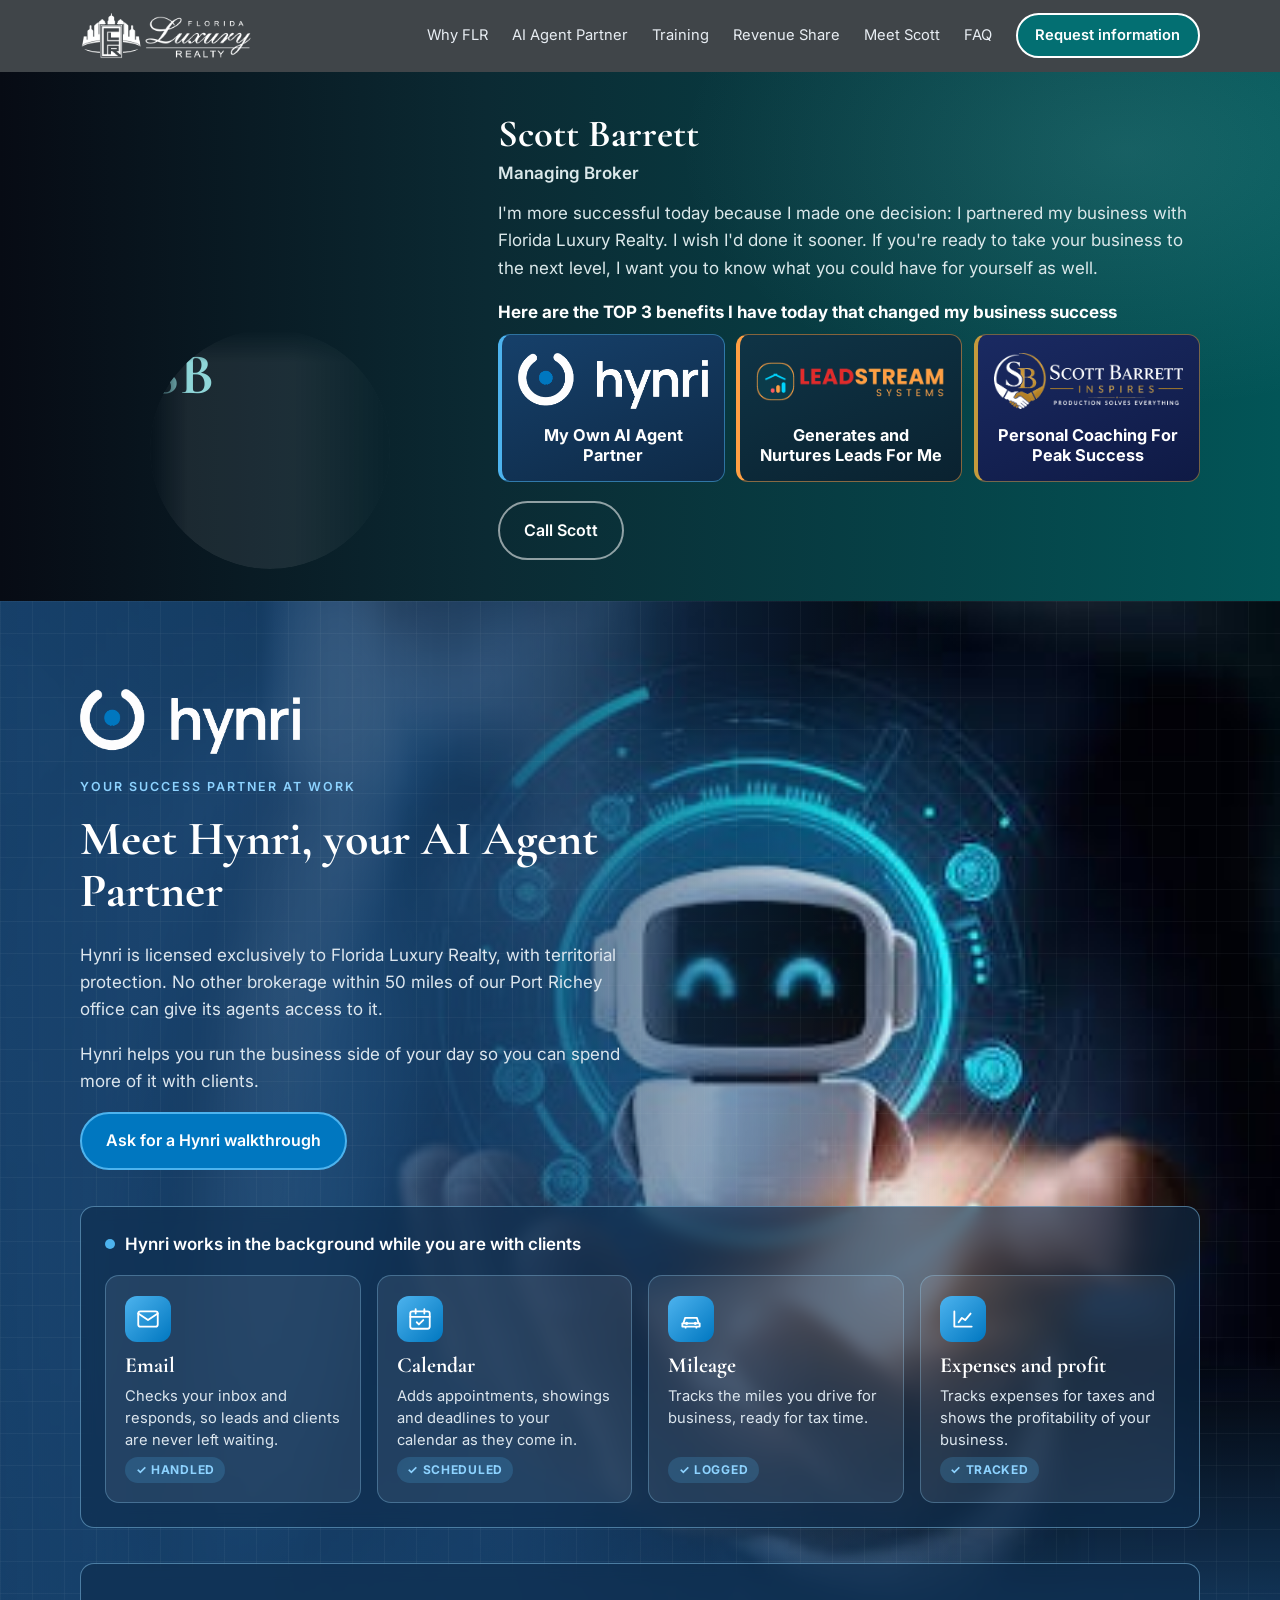
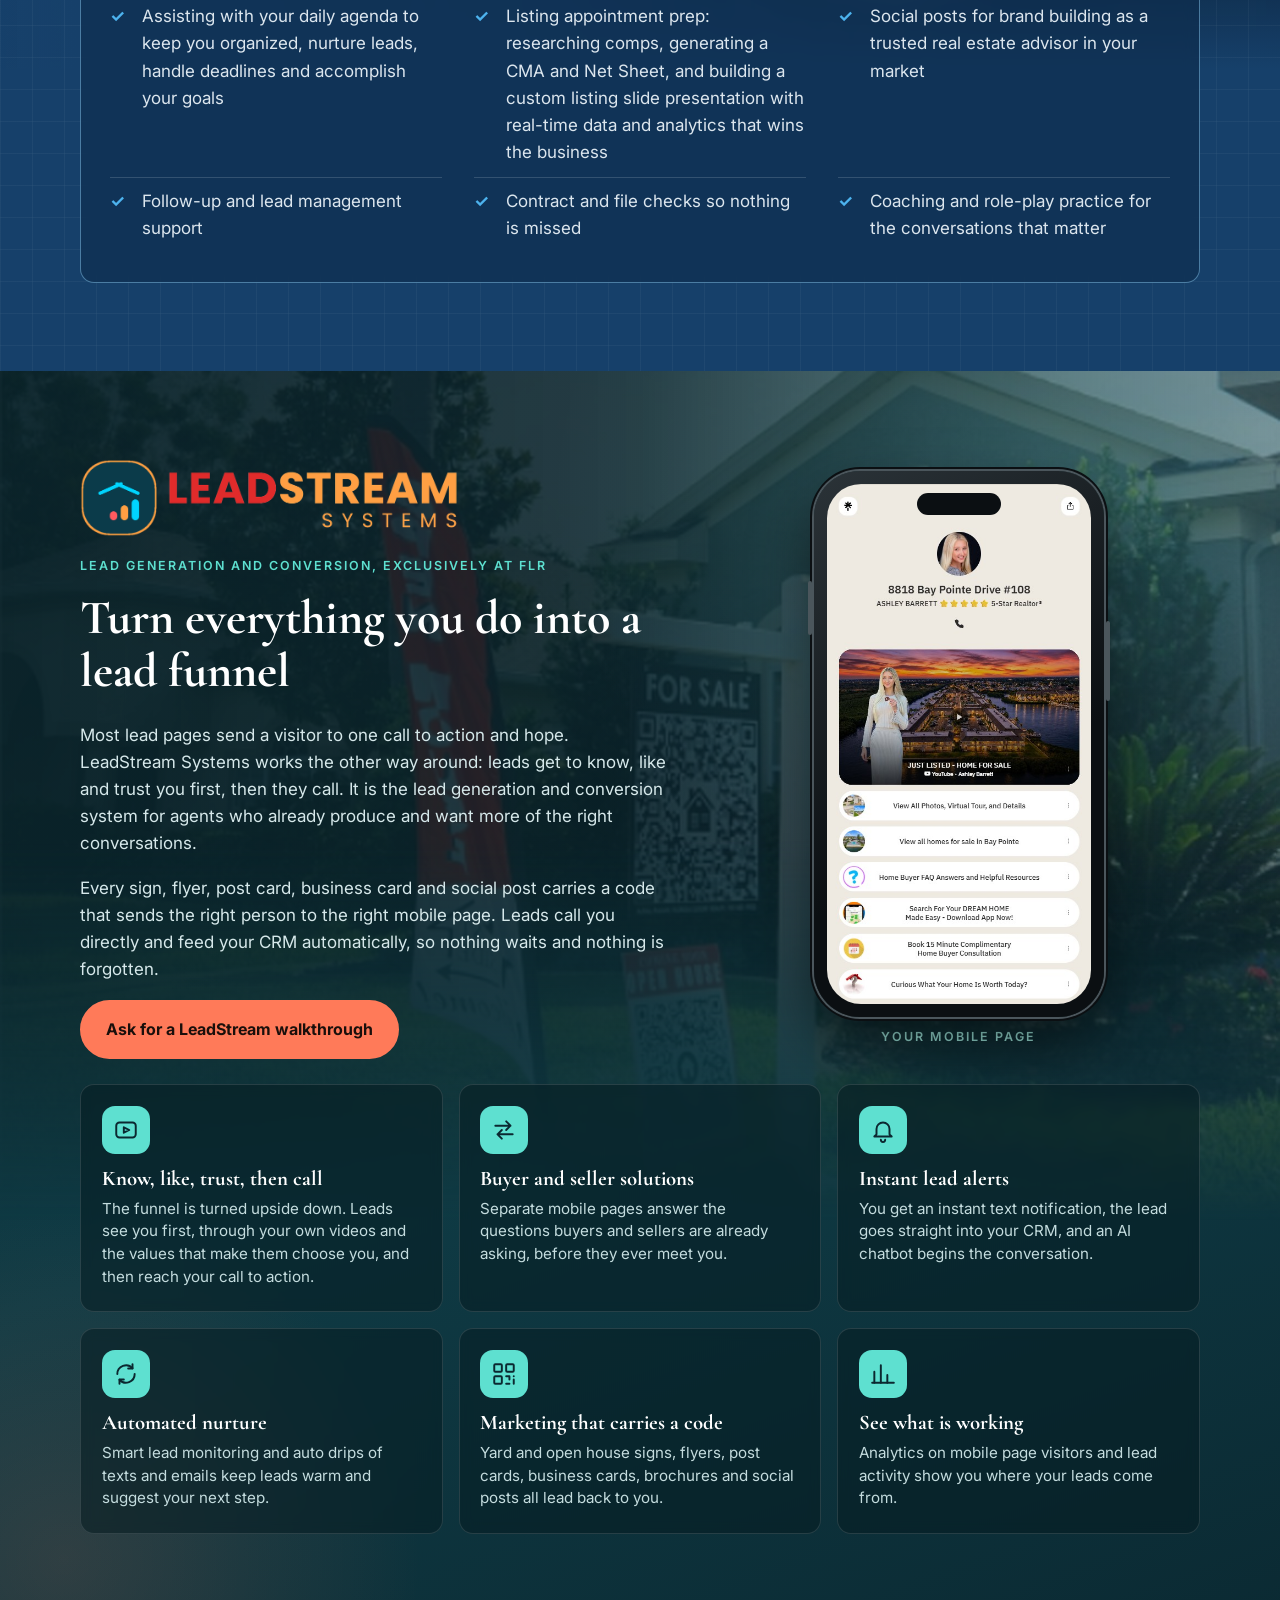
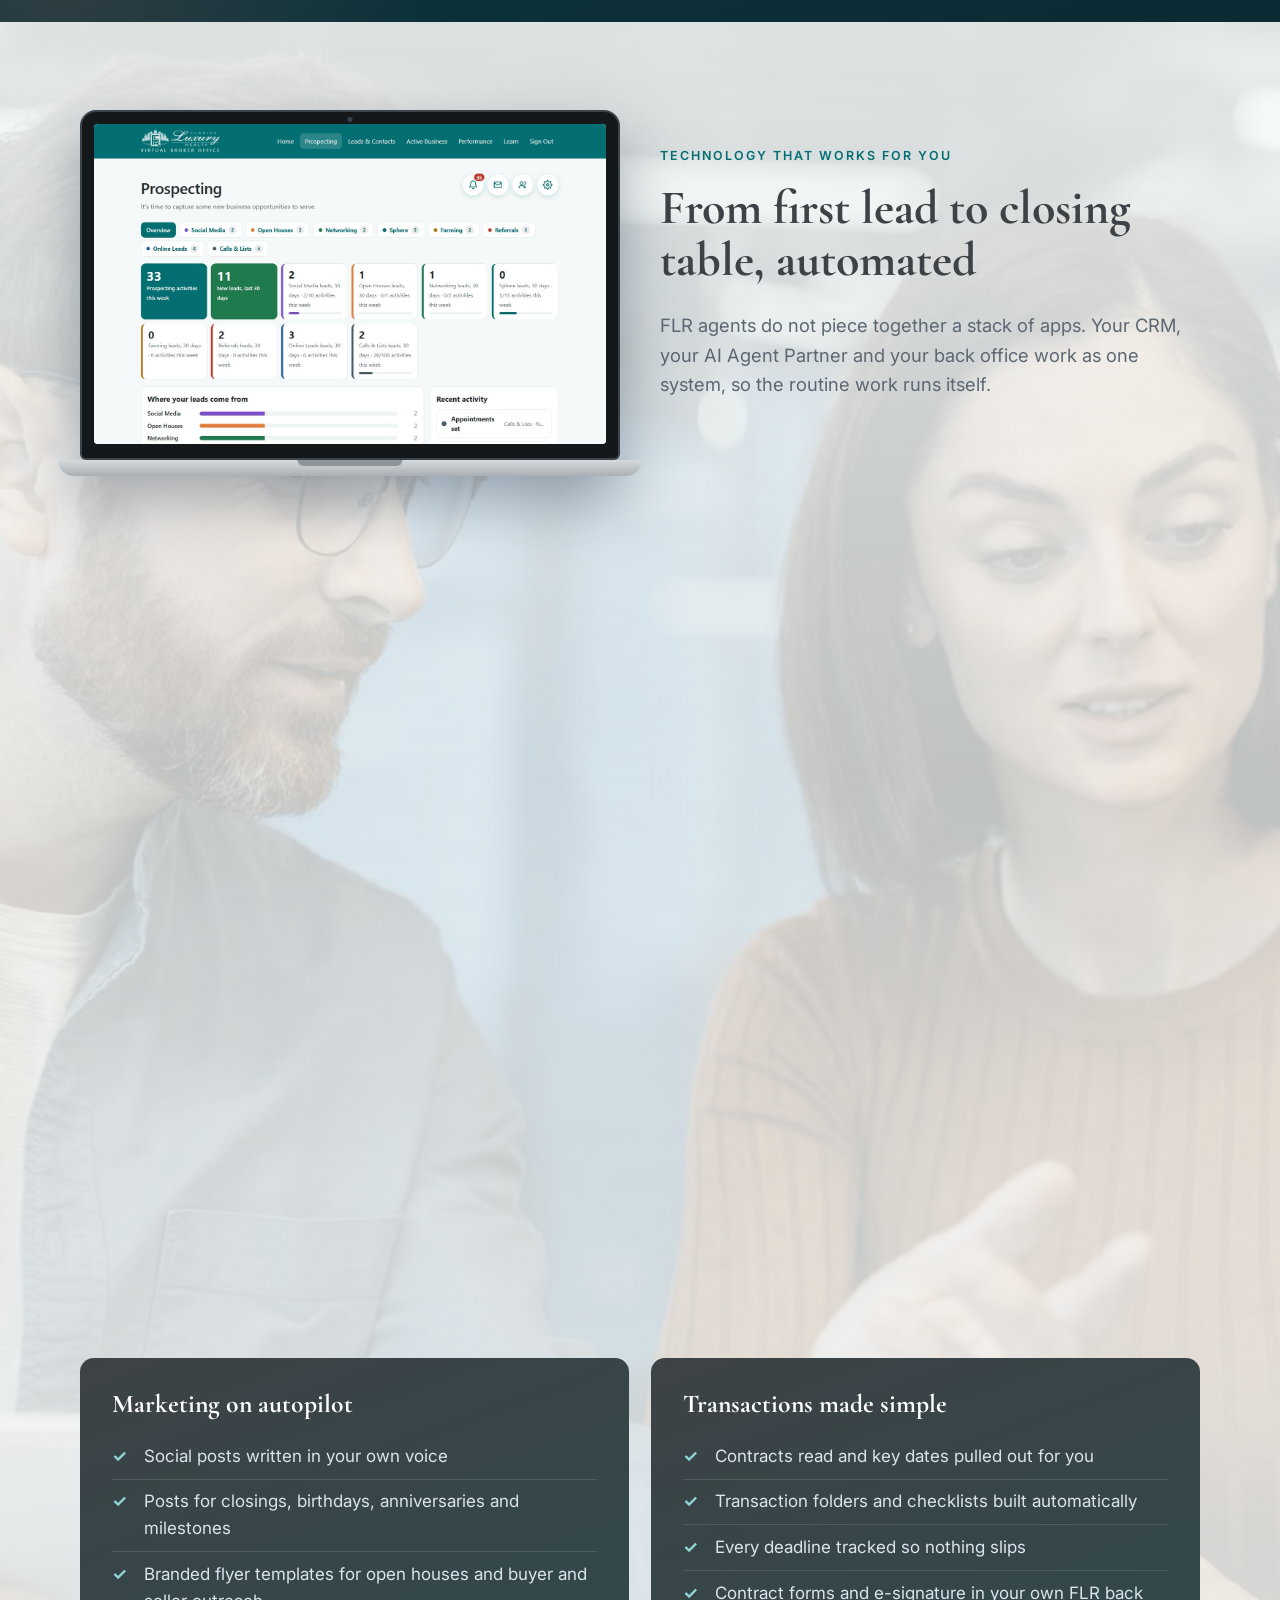
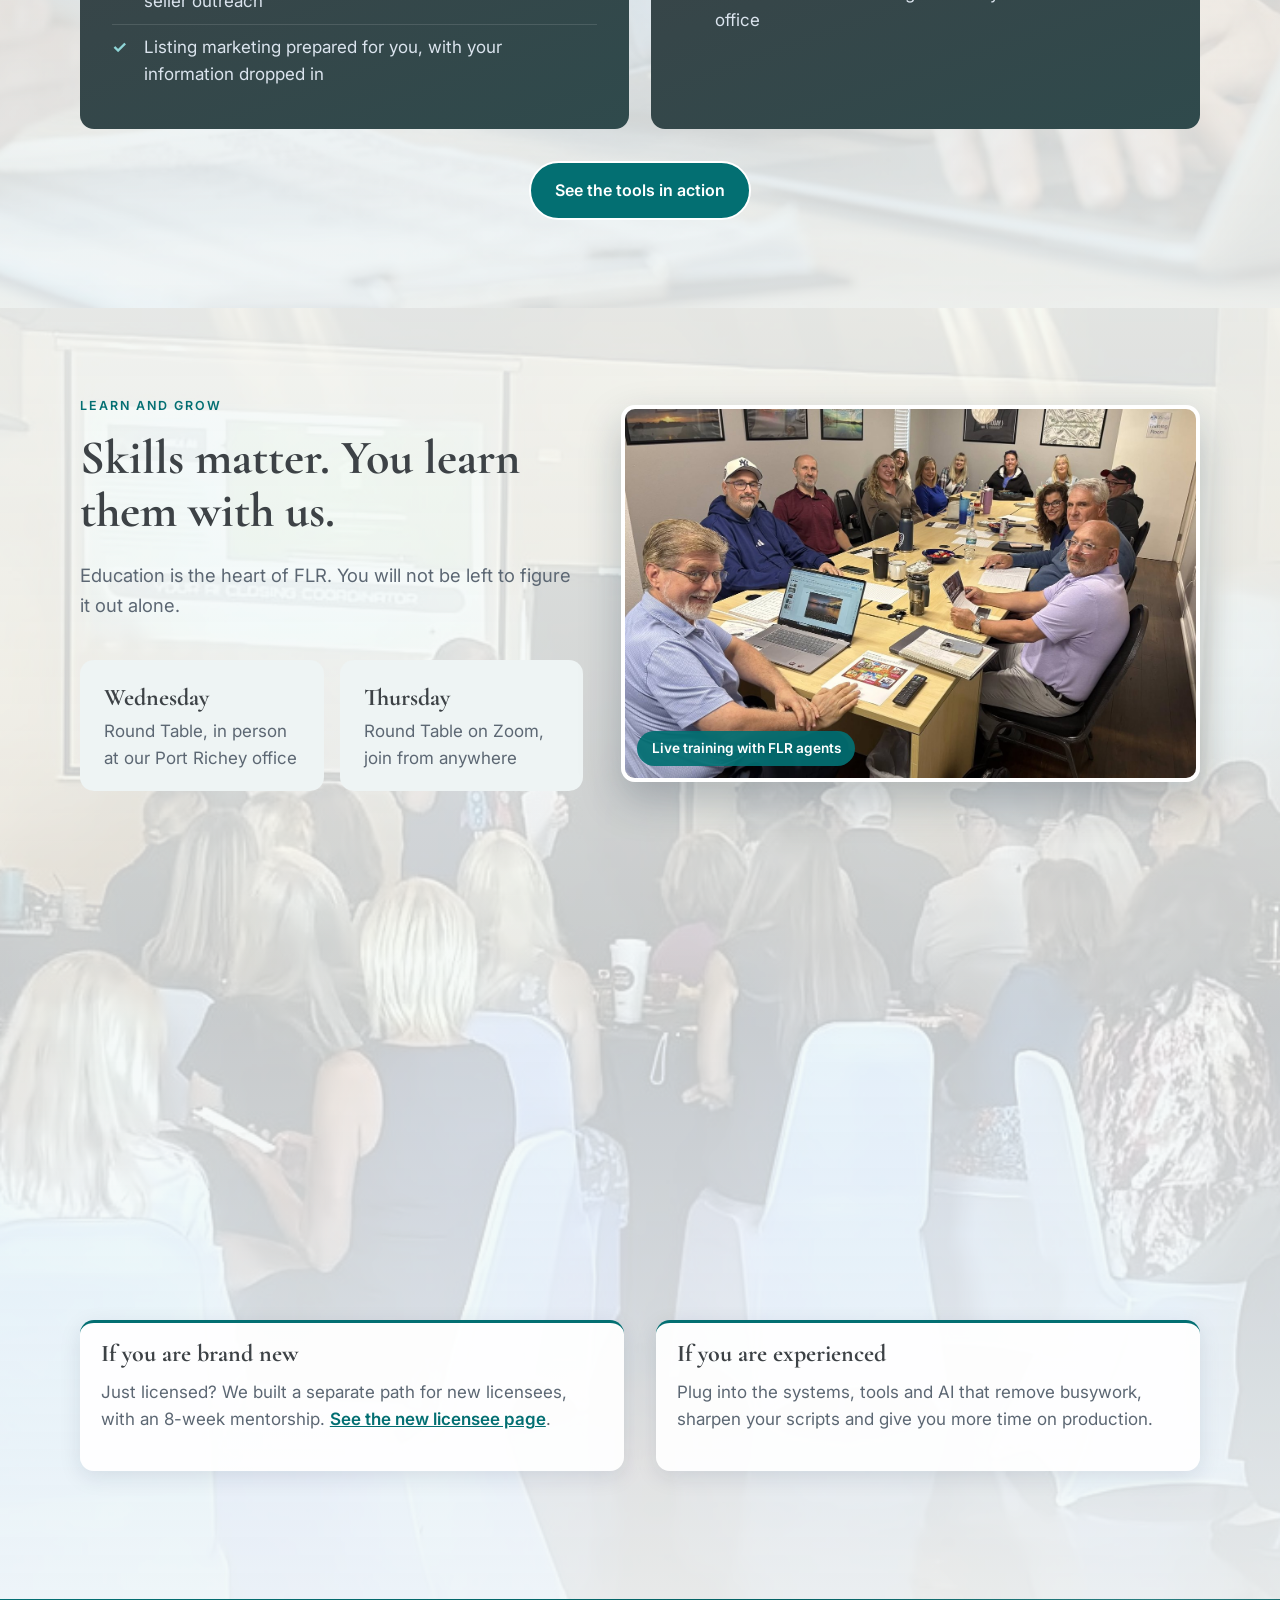
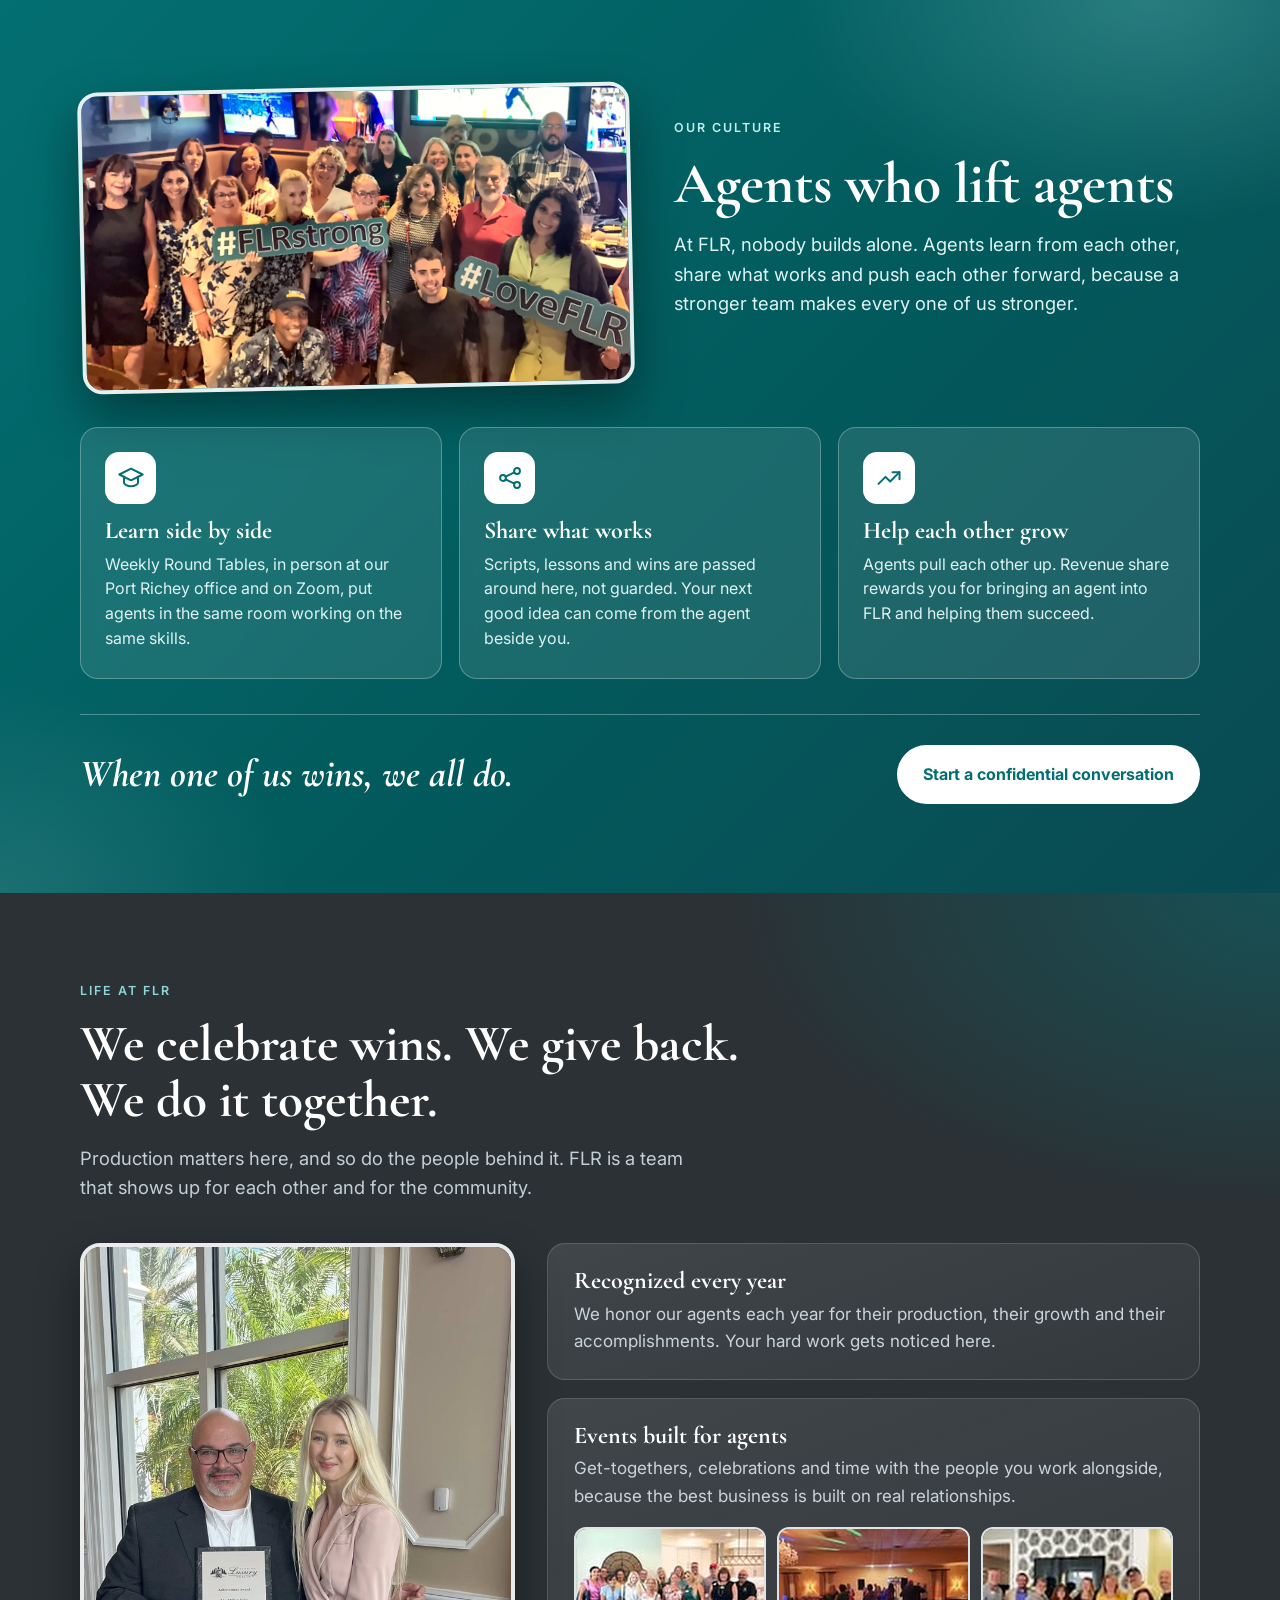
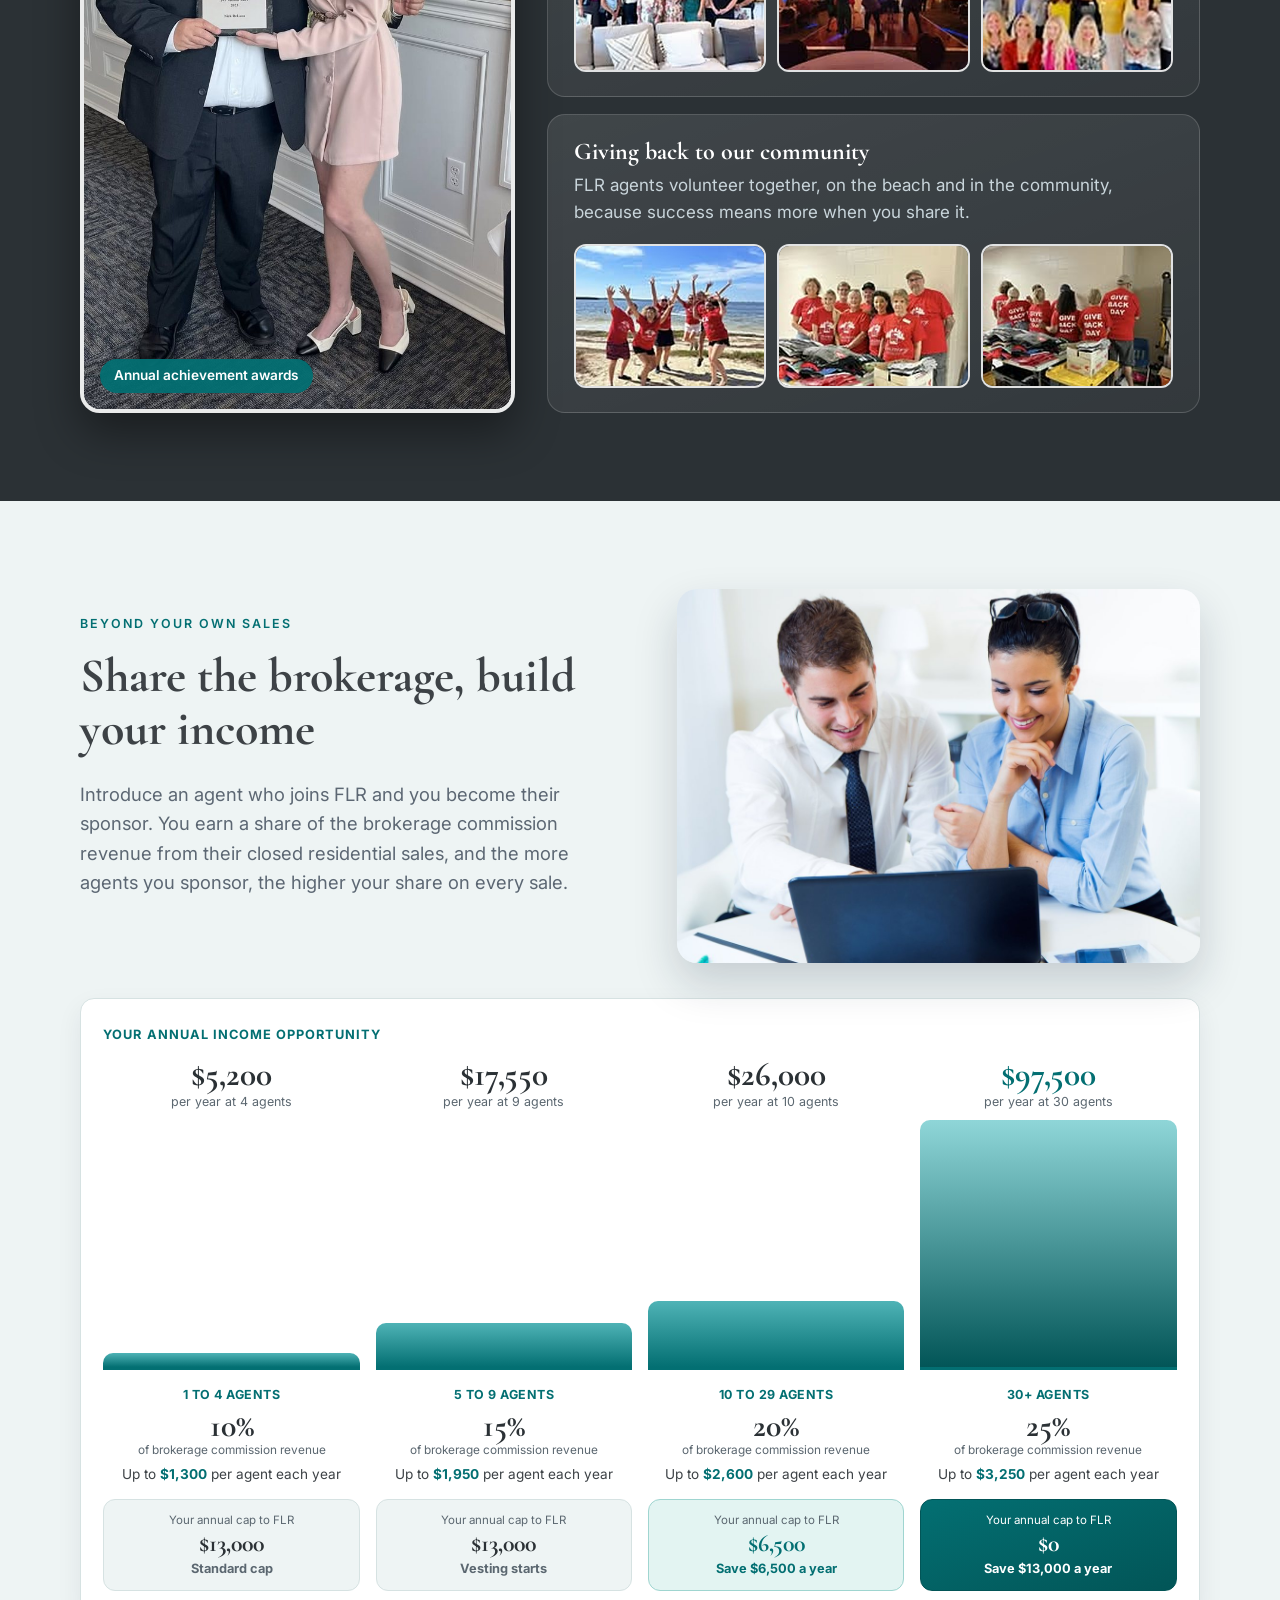
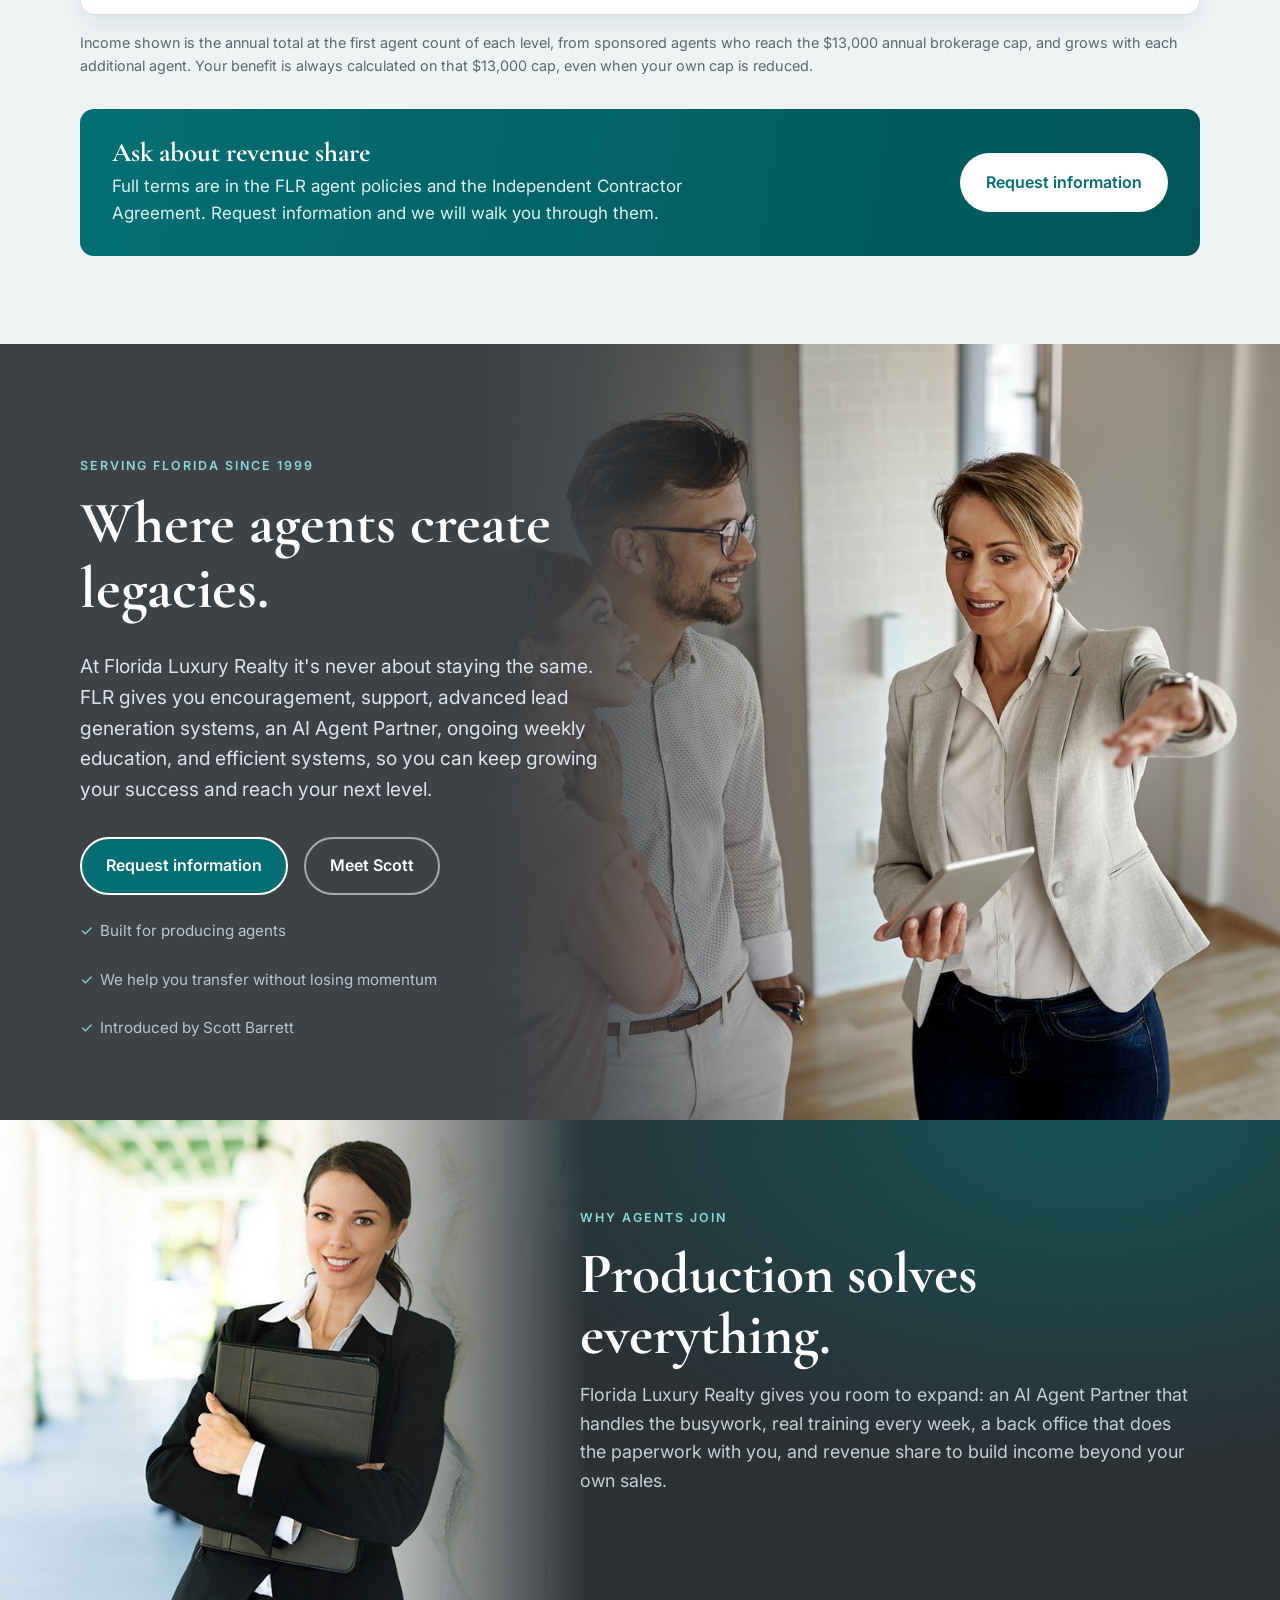
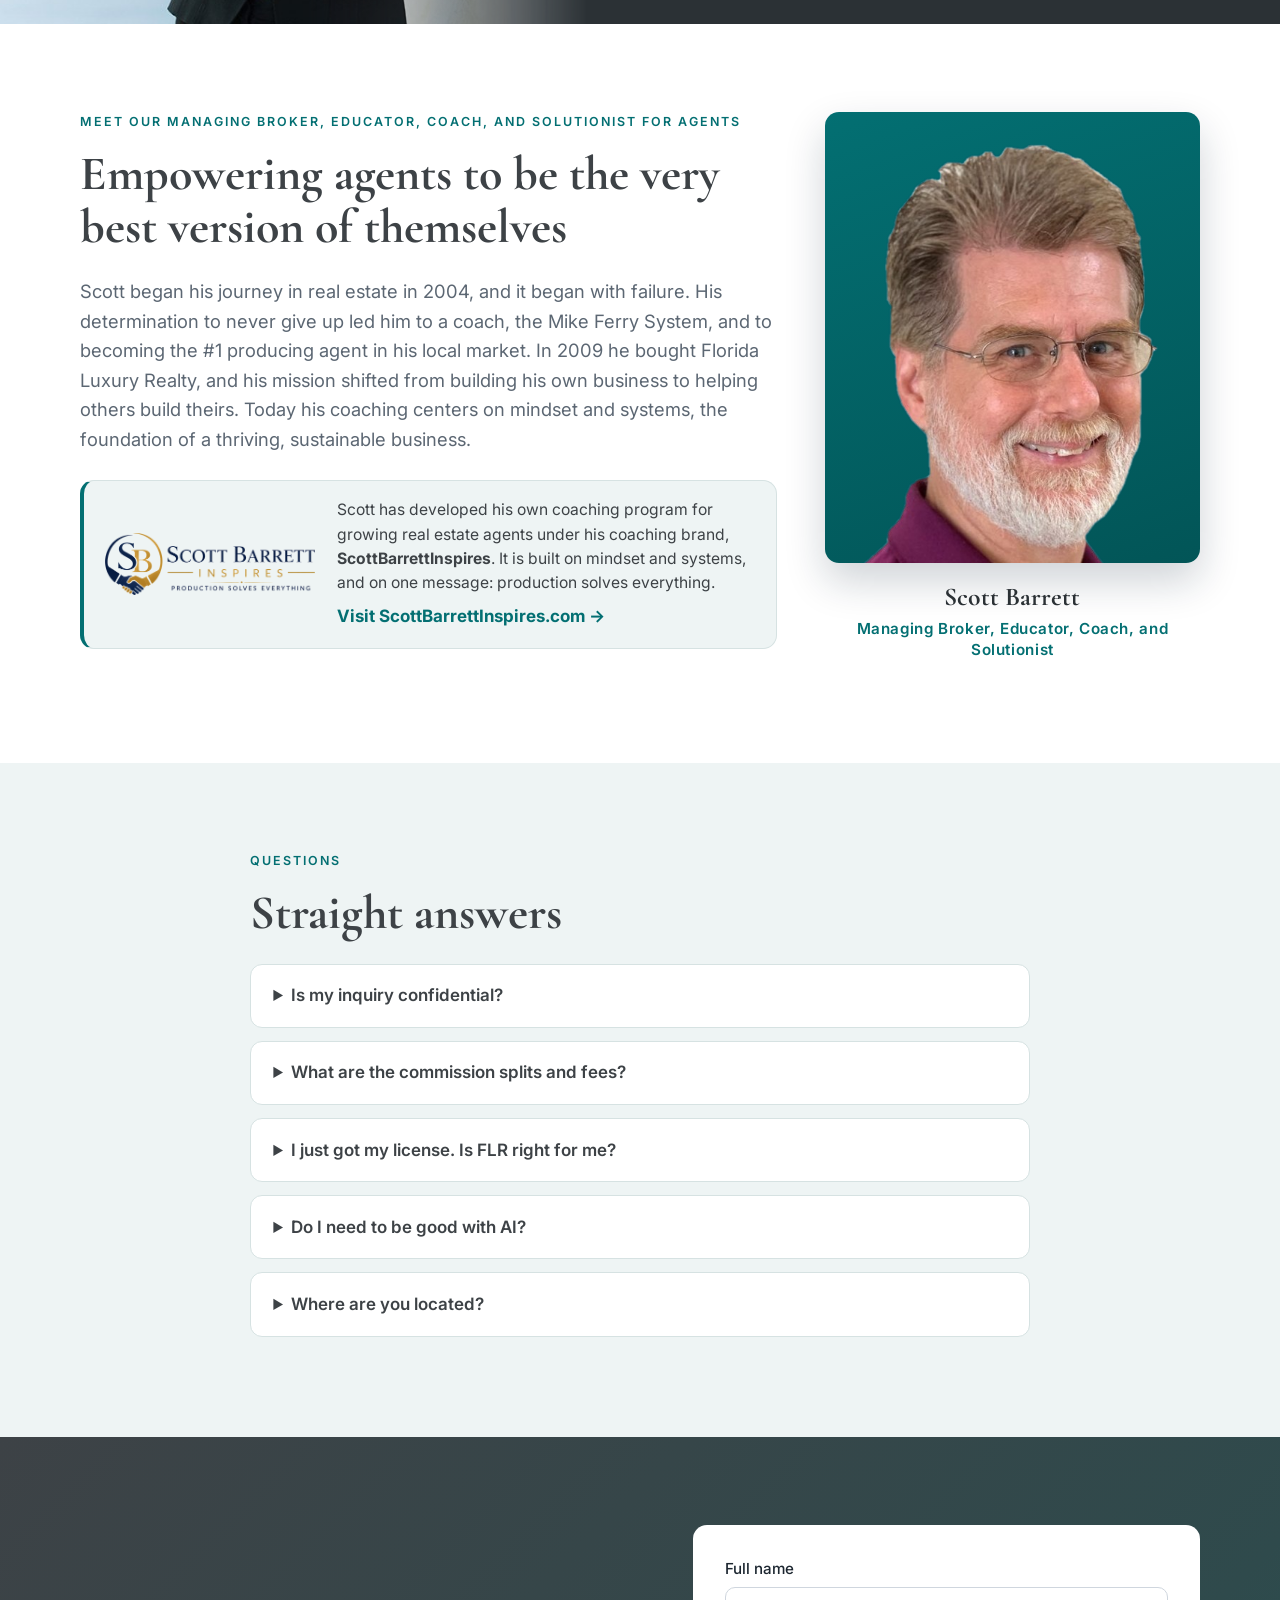
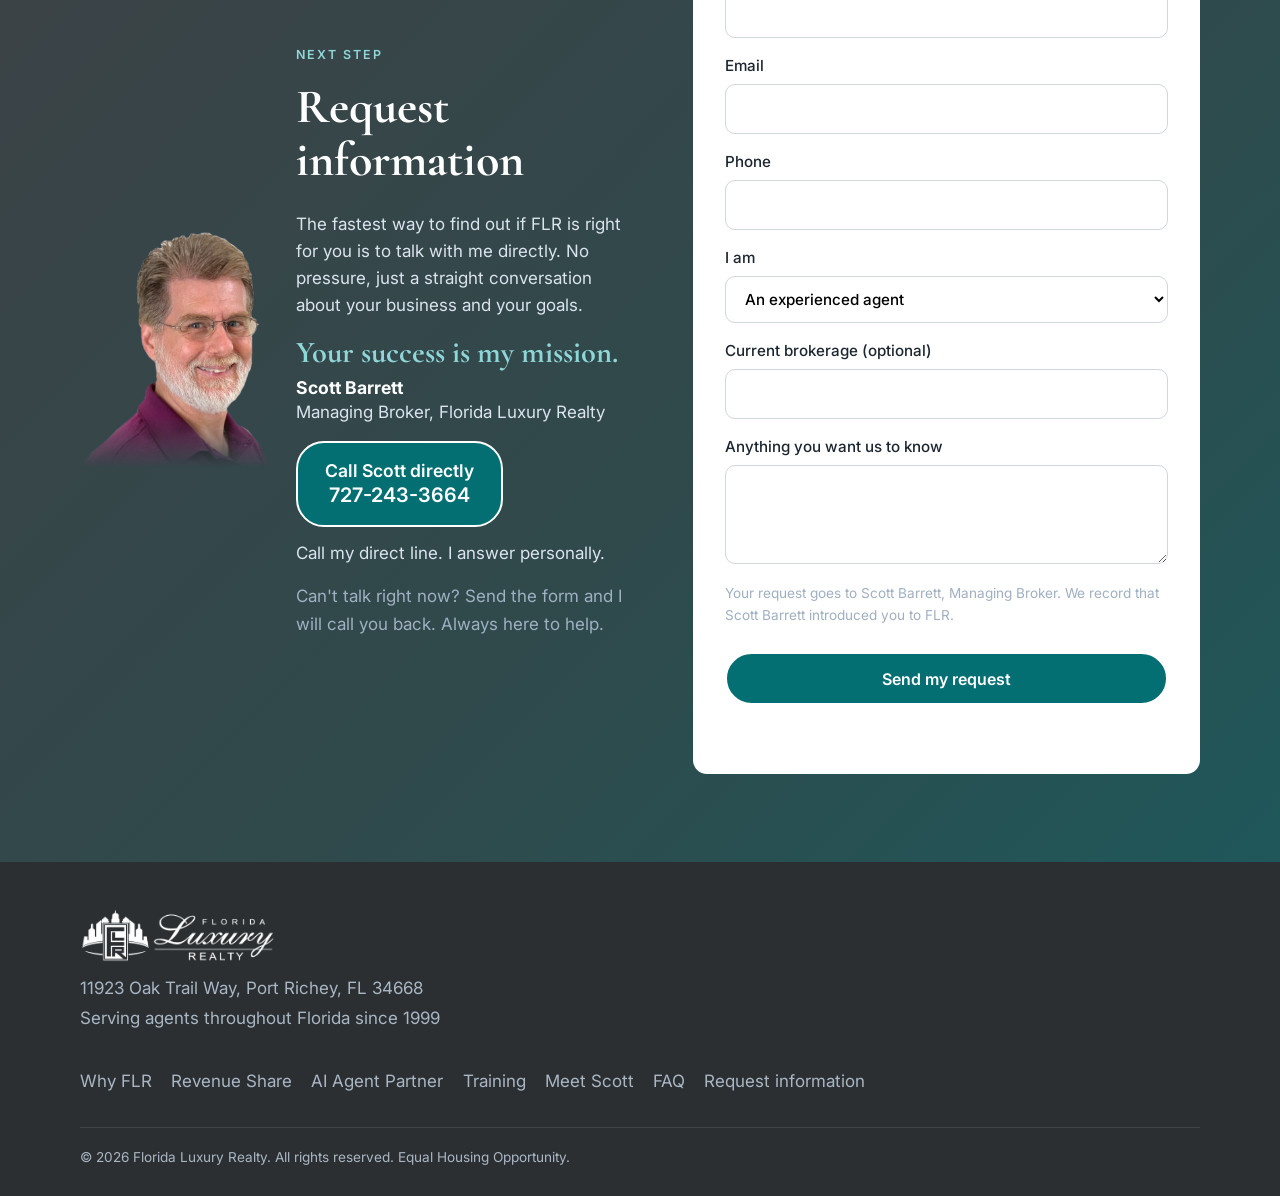
<file: agents/scott-barrett/index.html>
<!DOCTYPE html>
<html lang="en">
<head>
<meta charset="utf-8">
<meta name="viewport" content="width=device-width, initial-scale=1">
<title>Scott Barrett invites you to Florida Luxury Realty</title>
<meta name="description" content="Scott Barrett of Florida Luxury Realty invites you to learn about FLR: an AI Agent Partner, hands-on training, a custom back office and revenue share.">
<meta name="robots" content="noindex,follow">
<meta property="og:title" content="Scott Barrett invites you to Florida Luxury Realty">
<meta property="og:description" content="Production solves everything. An AI Agent Partner, real training, and a broker who is invested in your success.">
<meta property="og:type" content="website">
<meta property="og:image" content="https://joinflr.com/assets/flr-logo.jpg">
<meta property="og:url" content="https://joinflr.com/agents/scott-barrett/">
<link rel="canonical" href="https://joinflr.com/agents/scott-barrett/">
<link rel="preconnect" href="https://fonts.googleapis.com">
<link rel="preconnect" href="https://fonts.gstatic.com" crossorigin>
<link href="https://fonts.googleapis.com/css2?family=Cormorant+Garamond:ital,wght@0,500;0,600;0,700;1,500;1,600;1,700&family=Inter:wght@400;500;600&display=swap" rel="stylesheet">
<link rel="icon" type="image/png" href="../../assets/favicon.png">
<link rel="apple-touch-icon" href="../../assets/favicon.png">
<meta name="theme-color" content="#3D4246">
<link rel="stylesheet" href="../../styles.css?v=20261124c">
<script type="application/ld+json">
{
  "@context": "https://schema.org",
  "@type": "RealEstateAgent",
  "name": "Florida Luxury Realty",
  "url": "https://joinflr.com/agents/scott-barrett/",
  "logo": "https://joinflr.com/assets/flr-logo.jpg",
  "address": {
    "@type": "PostalAddress",
    "streetAddress": "11923 Oak Trail Way",
    "addressLocality": "Port Richey",
    "addressRegion": "FL",
    "postalCode": "34668",
    "addressCountry": "US"
  }
}
</script>
</head>
<body>
<div id="page-top"></div>

<header class="nav">
  <div class="wrap nav-inner">
    <a class="brand" href="#page-top" aria-label="Florida Luxury Realty home">
      <img src="../../assets/flr-logo-white.png" width="173" height="46" alt="Florida Luxury Realty">
    </a>
    <button class="menu-btn" aria-label="Open menu" aria-expanded="false" aria-controls="menu">Menu</button>
    <nav id="menu" class="menu">
      <a href="#why">Why FLR</a>
      <a href="#hynri">AI Agent Partner</a>
      <a href="#grow">Training</a>
      <a href="#share">Revenue Share</a>
      <a href="#service">Meet Scott</a>
      <a href="#faq">FAQ</a>
      <a class="btn btn-teal btn-sm" href="#contact">Request information</a>
    </nav>
  </div>
</header>

<main><!-- v3 -->

<section class="ai-sec" id="intro">
  <div class="wrap">
    <div class="ai-card reveal">
      <span class="ai-photo ai-initials" aria-hidden="true">SB</span>
      <div class="ai-text">
        <h2 class="ai-name">Scott Barrett</h2>
        <p class="ai-role">Managing Broker</p>
        <p>I&#x27;m more successful today because I made one decision: I partnered my business with Florida Luxury Realty. I wish I&#x27;d done it sooner. If you&#x27;re ready to take your business to the next level, I want you to know what you could have for yourself as well.</p>
        <p class="ai-help-h">Here are the TOP 3 benefits I have today that changed my business success</p>
        <ul class="ai-help">
          <li><a class="aih aih-hynri" href="#hynri"><span class="aih-logo"><img src="../../assets/hynri-logo.png" alt="Hynri" width="731" height="215" loading="lazy"></span><b>My Own AI Agent Partner</b></a></li>
          <li><a class="aih aih-ls" href="#leadstream"><span class="aih-logo"><img src="../../assets/leadstream-logo.png" alt="LeadStream Systems" width="900" height="185" loading="lazy"></span><b>Generates and Nurtures Leads For Me</b></a></li>
          <li><a class="aih aih-sbi" href="#grow"><span class="aih-logo"><img src="../../assets/sbi-logo-light.png" alt="ScottBarrettInspires" width="900" height="266" loading="lazy"></span><b>Personal Coaching For Peak Success</b></a></li>
        </ul>
        <div class="ai-actions"><a class="btn btn-ghost" href="tel:+17272433664">Call Scott</a></div>
      </div>
    </div>
  </div>
</section>

<section class="section hynri-sec" id="hynri">
  <div class="wrap split">
    <div>
      <img class="hynri-mark" src="../../assets/hynri-logo.png" width="731" height="215" alt="Hynri">
      <p class="eyebrow">Your success partner at work</p>
      <h2>Meet Hynri, your AI Agent Partner</h2>
      <p>Hynri is licensed exclusively to Florida Luxury Realty, with territorial protection. No other brokerage within 50 miles of our Port Richey office can give its agents access to it.</p>
      <p>Hynri helps you run the business side of your day so you can spend more of it with clients.</p>
      <a class="btn btn-hynri" href="#contact">Ask for a Hynri walkthrough</a>
    </div>
    <div class="hynri-art">
      
    </div>
  </div>
  <div class="wrap">
    <div class="bg-flow reveal">
      <p class="bg-flow-h"><span class="bg-dot" aria-hidden="true"></span>Hynri works in the background while you are with clients</p>
      <div class="bg-grid">
        <div class="bg-card"><span class="bg-ic"><svg viewBox="0 0 24 24" width="26" height="26" fill="none" stroke="currentColor" stroke-width="1.7" stroke-linecap="round" stroke-linejoin="round" aria-hidden="true"><rect x="3" y="5" width="18" height="14" rx="2"/><path d="M3 7l9 6 9-6"/></svg></span><h3>Email</h3><p>Checks your inbox and responds, so leads and clients are never left waiting.</p><span class="bg-tag">Handled</span></div>
        <div class="bg-card"><span class="bg-ic"><svg viewBox="0 0 24 24" width="26" height="26" fill="none" stroke="currentColor" stroke-width="1.7" stroke-linecap="round" stroke-linejoin="round" aria-hidden="true"><rect x="3" y="5" width="18" height="16" rx="2"/><path d="M8 3v4M16 3v4M3 10h18M9 15l2 2 4-4"/></svg></span><h3>Calendar</h3><p>Adds appointments, showings and deadlines to your calendar as they come in.</p><span class="bg-tag">Scheduled</span></div>
        <div class="bg-card"><span class="bg-ic"><svg viewBox="0 0 24 24" width="26" height="26" fill="none" stroke="currentColor" stroke-width="1.7" stroke-linecap="round" stroke-linejoin="round" aria-hidden="true"><path d="M5 16l1.5-5h11L19 16M4 16h16v3H4zM7 19v1M17 19v1"/><circle cx="8" cy="16" r=".6"/><circle cx="16" cy="16" r=".6"/></svg></span><h3>Mileage</h3><p>Tracks the miles you drive for business, ready for tax time.</p><span class="bg-tag">Logged</span></div>
        <div class="bg-card"><span class="bg-ic"><svg viewBox="0 0 24 24" width="26" height="26" fill="none" stroke="currentColor" stroke-width="1.7" stroke-linecap="round" stroke-linejoin="round" aria-hidden="true"><path d="M4 19V5M4 19h16M8 15l3-4 3 2 5-6"/></svg></span><h3>Expenses and profit</h3><p>Tracks expenses for taxes and shows the profitability of your business.</p><span class="bg-tag">Tracked</span></div>
      </div>
    </div>
  </div>
  <div class="wrap">
    <ul class="checks">
      <li>Assisting with your daily agenda to keep you organized, nurture leads, handle deadlines and accomplish your goals</li>
      <li>Listing appointment prep: researching comps, generating a CMA and Net Sheet, and building a custom listing slide presentation with real-time data and analytics that wins the business</li>
      <li>Social posts for brand building as a trusted real estate advisor in your market</li>
      <li>Follow-up and lead management support</li>
      <li>Contract and file checks so nothing is missed</li>
      <li>Coaching and role-play practice for the conversations that matter</li>
    </ul>
  </div>
</section>

<section class="section ls-sec" id="leadstream">
  <div class="wrap ls-grid">
    <div class="ls-copy">
      <img class="ls-logo" src="../../assets/leadstream-logo.png" width="900" height="185" alt="LeadStream Systems" loading="lazy">
      <p class="eyebrow">Lead generation and conversion, exclusively at FLR</p>
      <h2>Turn everything you do into a lead funnel</h2>
      <p>Most lead pages send a visitor to one call to action and hope. LeadStream Systems works the other way around: leads get to know, like and trust you first, then they call. It is the lead generation and conversion system for agents who already produce and want more of the right conversations.</p>
      <p>Every sign, flyer, post card, business card and social post carries a code that sends the right person to the right mobile page. Leads call you directly and feed your CRM automatically, so nothing waits and nothing is forgotten.</p>
      <a class="btn btn-ls" href="#contact">Ask for a LeadStream walkthrough</a>
    </div>
    <div class="ls-art" aria-hidden="false">
      <figure class="ls-phone"><div class="phone-frame"><span class="phone-notch"></span><img src="../../assets/ls-mobile-page-baypointe.jpg" width="480" height="946" alt="A LeadStream mobile page for a just-listed home, with a listing video and buyer links" loading="lazy"></div><figcaption>Your mobile page</figcaption></figure>
    </div>
  </div>
  <div class="wrap">
    <ul class="ls-feats">
      <li><span class="lf-ic"><svg viewBox="0 0 24 24" width="26" height="26" fill="none" stroke="currentColor" stroke-width="1.8" stroke-linecap="round" stroke-linejoin="round" aria-hidden="true"><rect x="3" y="5" width="18" height="14" rx="3"/><path d="M10 9.5l5 2.5-5 2.5z"/></svg></span><h3>Know, like, trust, then call</h3><p>The funnel is turned upside down. Leads see you first, through your own videos and the values that make them choose you, and then reach your call to action.</p></li>
      <li><span class="lf-ic"><svg viewBox="0 0 24 24" width="26" height="26" fill="none" stroke="currentColor" stroke-width="1.8" stroke-linecap="round" stroke-linejoin="round" aria-hidden="true"><path d="M4 8h14M14 4l4 4-4 4M20 16H6M10 12l-4 4 4 4"/></svg></span><h3>Buyer and seller solutions</h3><p>Separate mobile pages answer the questions buyers and sellers are already asking, before they ever meet you.</p></li>
      <li><span class="lf-ic"><svg viewBox="0 0 24 24" width="26" height="26" fill="none" stroke="currentColor" stroke-width="1.8" stroke-linecap="round" stroke-linejoin="round" aria-hidden="true"><path d="M6 16v-5a6 6 0 0112 0v5l2 2H4z"/><path d="M10 21a2 2 0 004 0"/></svg></span><h3>Instant lead alerts</h3><p>You get an instant text notification, the lead goes straight into your CRM, and an AI chatbot begins the conversation.</p></li>
      <li><span class="lf-ic"><svg viewBox="0 0 24 24" width="26" height="26" fill="none" stroke="currentColor" stroke-width="1.8" stroke-linecap="round" stroke-linejoin="round" aria-hidden="true"><path d="M20 12a8 8 0 01-14 5.3M4 12a8 8 0 0114-5.3"/><path d="M18 3v4h-4M6 21v-4h4"/></svg></span><h3>Automated nurture</h3><p>Smart lead monitoring and auto drips of texts and emails keep leads warm and suggest your next step.</p></li>
      <li><span class="lf-ic"><svg viewBox="0 0 24 24" width="26" height="26" fill="none" stroke="currentColor" stroke-width="1.8" stroke-linecap="round" stroke-linejoin="round" aria-hidden="true"><rect x="3" y="3" width="7" height="7" rx="1"/><rect x="14" y="3" width="7" height="7" rx="1"/><rect x="3" y="14" width="7" height="7" rx="1"/><path d="M14 14h3v3M21 14v.01M14 21h3M21 17v4"/></svg></span><h3>Marketing that carries a code</h3><p>Yard and open house signs, flyers, post cards, business cards, brochures and social posts all lead back to you.</p></li>
      <li><span class="lf-ic"><svg viewBox="0 0 24 24" width="26" height="26" fill="none" stroke="currentColor" stroke-width="1.8" stroke-linecap="round" stroke-linejoin="round" aria-hidden="true"><path d="M4 20V10M10 20V4M16 20v-7"/><path d="M2 20h20"/></svg></span><h3>See what is working</h3><p>Analytics on mobile page visitors and lead activity show you where your leads come from.</p></li>
    </ul>
  </div>
</section>

<section class="section tech-sec" id="technology">
  <div class="wrap">
    <div class="tech-head">
      <div class="tech-head-text">
      <p class="eyebrow dark">Technology that works for you</p>
    <h2>From first lead to closing table, automated</h2>
    <p class="sub">FLR agents do not piece together a stack of apps. Your CRM, your AI Agent Partner and your back office work as one system, so the routine work runs itself.</p>
      </div>
      <figure class="laptop" aria-label="The FLR Virtual Broker Office on a laptop"><div class="laptop-lid"><span class="laptop-cam"></span><img src="../../assets/backoffice-screen.jpg" width="1400" height="940" alt="The FLR Virtual Broker Office prospecting dashboard showing weekly activity, new leads and lead sources" loading="lazy"></div><div class="laptop-base"></div></figure>
    </div>

    <ol class="stages" aria-label="Lead to closing">
      <li class="stage reveal"><span class="stage-ic"><svg viewBox="0 0 24 24" width="26" height="26" fill="none" stroke="currentColor" stroke-width="1.7" stroke-linecap="round" stroke-linejoin="round" aria-hidden="true"><path d="M3 5h18l-7 8v6l-4 2v-8z"/></svg></span><span class="stage-no" aria-hidden="true">01</span><h3>Capture</h3><p>Every lead lands in one place, your Lofty CRM, instead of scattered across notes and inboxes.</p></li>
      <li class="stage reveal"><span class="stage-ic"><svg viewBox="0 0 24 24" width="26" height="26" fill="none" stroke="currentColor" stroke-width="1.7" stroke-linecap="round" stroke-linejoin="round" aria-hidden="true"><path d="M12 21s-7-4.4-7-10a4 4 0 017-2.6A4 4 0 0119 11c0 5.6-7 10-7 10z"/></svg></span><span class="stage-no" aria-hidden="true">02</span><h3>Nurture</h3><p>Hynri works your leads: who to call next, what to say, and every note logged.</p></li>
      <li class="stage reveal"><span class="stage-ic"><svg viewBox="0 0 24 24" width="26" height="26" fill="none" stroke="currentColor" stroke-width="1.7" stroke-linecap="round" stroke-linejoin="round" aria-hidden="true"><path d="M4 19V9M10 19V5M16 19v-8M22 19H2"/></svg></span><span class="stage-no" aria-hidden="true">03</span><h3>Convert</h3><p>Walk into the appointment with a CMA, a seller net sheet and your branded listing presentation ready.</p></li>
      <li class="stage reveal"><span class="stage-ic"><svg viewBox="0 0 24 24" width="26" height="26" fill="none" stroke="currentColor" stroke-width="1.7" stroke-linecap="round" stroke-linejoin="round" aria-hidden="true"><path d="M9 12l2 2 4-4"/><circle cx="12" cy="12" r="9"/></svg></span><span class="stage-no" aria-hidden="true">04</span><h3>Close</h3><p>Contracts read, folders and checklists built, and every deadline tracked to the closing table.</p></li>
    </ol>

    <div class="ba reveal">
      <h3>Your week, before and after Hynri</h3>
      <div class="ba-bars" role="img" aria-label="Illustration: with Hynri handling the routine work, a much smaller share of your week goes to admin and more is left for clients.">
        <div class="ba-bar"><span class="ba-lab">On your own</span><div class="ba-track"><i class="ba-admin" style="width:62%">Admin and paperwork</i><i class="ba-client" style="width:38%">Clients</i></div></div>
        <div class="ba-bar"><span class="ba-lab">With Hynri</span><div class="ba-track"><i class="ba-admin" style="width:22%">Admin</i><i class="ba-client" style="width:78%">Time for clients and new business</i></div></div>
      </div>
      <p class="ba-cap">Illustration of the idea, not a measured result. Your own time savings will vary.</p>
      <div class="ba-head"><span></span><span></span><span>Doing it yourself</span><span>Hynri in the background</span></div>
      <div class="ba-row"><span class="ba-ic"><svg viewBox="0 0 24 24" width="26" height="26" fill="none" stroke="currentColor" stroke-width="1.7" stroke-linecap="round" stroke-linejoin="round" aria-hidden="true"><rect x="3" y="5" width="18" height="14" rx="2"/><path d="M3 7l9 6 9-6"/></svg></span><b>Email</b><span class="ba-old">Checking and replying between showings</span><span class="ba-new">Inbox checked and answered for you</span></div><div class="ba-row"><span class="ba-ic"><svg viewBox="0 0 24 24" width="26" height="26" fill="none" stroke="currentColor" stroke-width="1.7" stroke-linecap="round" stroke-linejoin="round" aria-hidden="true"><rect x="3" y="5" width="18" height="16" rx="2"/><path d="M8 3v4M16 3v4M3 10h18M9 15l2 2 4-4"/></svg></span><b>Calendar</b><span class="ba-old">Typing every appointment in by hand</span><span class="ba-new">Appointments added to your calendar</span></div><div class="ba-row"><span class="ba-ic"><svg viewBox="0 0 24 24" width="26" height="26" fill="none" stroke="currentColor" stroke-width="1.7" stroke-linecap="round" stroke-linejoin="round" aria-hidden="true"><path d="M5 16l1.5-5h11L19 16M4 16h16v3H4zM7 19v1M17 19v1"/><circle cx="8" cy="16" r=".6"/><circle cx="16" cy="16" r=".6"/></svg></span><b>Mileage</b><span class="ba-old">Notes and receipts, rebuilt at tax time</span><span class="ba-new">Every trip tracked as you go</span></div><div class="ba-row"><span class="ba-ic"><svg viewBox="0 0 24 24" width="26" height="26" fill="none" stroke="currentColor" stroke-width="1.7" stroke-linecap="round" stroke-linejoin="round" aria-hidden="true"><path d="M4 19V5M4 19h16M8 15l3-4 3 2 5-6"/></svg></span><b>Expenses and profit</b><span class="ba-old">A shoebox of receipts and guesswork</span><span class="ba-new">Expenses and profitability, always current</span></div>
    </div>

    <div class="tech-split">
      <div class="tech-col reveal">
        <h3>Marketing on autopilot</h3>
        <ul class="tlist">
          <li>Social posts written in your own voice</li>
          <li>Posts for closings, birthdays, anniversaries and milestones</li>
          <li>Branded flyer templates for open houses and buyer and seller outreach</li>
          <li>Listing marketing prepared for you, with your information dropped in</li>
        </ul>
      </div>
      <div class="tech-col reveal">
        <h3>Transactions made simple</h3>
        <ul class="tlist">
          <li>Contracts read and key dates pulled out for you</li>
          <li>Transaction folders and checklists built automatically</li>
          <li>Every deadline tracked so nothing slips</li>
          <li>Contract forms and e-signature in your own FLR back office</li>
        </ul>
      </div>
    </div>
    <p class="tech-cta"><a class="btn btn-teal" href="#contact">See the tools in action</a></p>
  </div>
</section>

<section class="section grow-sec" id="grow">
  <div class="wrap">
    <div class="grow-top">
      <div>
        <p class="eyebrow dark">Learn and grow</p>
        <h2>Skills matter. You learn them with us.</h2>
        <p class="sub">Education is the heart of FLR. You will not be left to figure it out alone.</p>
        <div class="schedule">
      <div><strong>Wednesday</strong><span>Round Table, in person at our Port Richey office</span></div>
      <div><strong>Thursday</strong><span>Round Table on Zoom, join from anywhere</span></div>
    </div>

      </div>
      <figure class="grow-photo">
        <img src="../../assets/training-round-table.jpg" width="1400" height="905" alt="FLR agents gathered around the table for a Round Table in the Port Richey training room" loading="lazy">
        <figcaption>Live training with FLR agents</figcaption>
      </figure>
    </div>
    <div class="oe reveal">
      <figure class="oe-photo"><img src="../../assets/online-education.jpg" width="675" height="442" alt="An agent on a laptop in a video training session with other agents on screen" loading="lazy"><figcaption>Online education for agents</figcaption></figure>
      <div class="oe-text">
        <p class="eyebrow dark">FLR Online Campus</p>
        <h3>Education that comes to you, wherever you are</h3>
        <p>You do not have to be in the office to keep learning. Join our live Round Table on Zoom, and catch up on recorded training sessions any time on the FLR Online Campus.</p>
        <ul class="oe-list">
          <li><b>Live online</b> Round Tables every Thursday on Zoom</li>
          <li><b>On demand</b> recorded sessions on the FLR Online Campus</li>
          <li><b>Anywhere</b> learn from your office, home or between showings</li>
        </ul>
        <a class="btn btn-teal" href="https://www.youtube.com/@FLROnlineCampus" target="_blank" rel="noopener">Visit the FLR Online Campus</a>
      </div>
    </div>
    <div class="cols cols-2">
      <div class="col">
        <h3>If you are brand new</h3>
        <p>Just licensed? We built a separate path for new licensees, with an 8-week mentorship. <a class="inline-link" href="../../new-agents/">See the new licensee page</a>.</p>
      </div>
      <div class="col">
        <h3>If you are experienced</h3>
        <p>Plug into the systems, tools and AI that remove busywork, sharpen your scripts and give you more time on production.</p>
      </div>
    </div>
  </div>
</section>

<section class="section lift-sec" id="community">
  <div class="wrap">
    <div class="lift-head">
      <div>
      <p class="eyebrow">Our culture</p>
    <h2>Agents who lift agents</h2>
    <p class="sub">At FLR, nobody builds alone. Agents learn from each other, share what works and push each other forward, because a stronger team makes every one of us stronger.</p>
      </div>
      <figure class="lift-photo"><img src="../../assets/flr-strong.jpg" width="2000" height="1080" alt="A large group of FLR agents smiling together, holding #FLRstrong and #LoveFLR signs" loading="lazy"></figure>
    </div>
    <div class="lift-grid">
      <article class="lift-card"><span class="lift-ic"><svg viewBox="0 0 24 24" width="28" height="28" fill="none" stroke="currentColor" stroke-width="1.7" stroke-linecap="round" stroke-linejoin="round" aria-hidden="true"><path d="M2 9l10-5 10 5-10 5z"/><path d="M6 11v5c0 1.5 3 3 6 3s6-1.5 6-3v-5"/></svg></span><h3>Learn side by side</h3><p>Weekly Round Tables, in person at our Port Richey office and on Zoom, put agents in the same room working on the same skills.</p></article>
      <article class="lift-card"><span class="lift-ic"><svg viewBox="0 0 24 24" width="28" height="28" fill="none" stroke="currentColor" stroke-width="1.7" stroke-linecap="round" stroke-linejoin="round" aria-hidden="true"><circle cx="6" cy="12" r="2.5"/><circle cx="18" cy="6" r="2.5"/><circle cx="18" cy="18" r="2.5"/><path d="M8.2 10.8l7.6-3.6M8.2 13.2l7.6 3.6"/></svg></span><h3>Share what works</h3><p>Scripts, lessons and wins are passed around here, not guarded. Your next good idea can come from the agent beside you.</p></article>
      <article class="lift-card"><span class="lift-ic"><svg viewBox="0 0 24 24" width="28" height="28" fill="none" stroke="currentColor" stroke-width="1.7" stroke-linecap="round" stroke-linejoin="round" aria-hidden="true"><path d="M3 17l6-6 4 4 8-8"/><path d="M15 7h6v6"/></svg></span><h3>Help each other grow</h3><p>Agents pull each other up. Revenue share rewards you for bringing an agent into FLR and helping them succeed.</p></article>
    </div>
    <div class="lift-close">
      <p>When one of us wins, we all do.</p>
      <a class="btn btn-white" href="#contact">Start a confidential conversation</a>
    </div>
  </div>
</section>

<section class="section culture-sec" id="culture">
  <div class="wrap">
    <p class="eyebrow">Life at FLR</p>
    <h2>We celebrate wins. We give back.<br>We do it together.</h2>
    <p class="sub">Production matters here, and so do the people behind it. FLR is a team that shows up for each other and for the community.</p>

    <div class="culture-grid">
      <figure class="culture-award reveal">
        <img src="../../assets/award.jpg" width="960" height="1280" alt="An FLR agent receiving an Achievement Award plaque at the annual recognition event" loading="lazy">
        <figcaption>Annual achievement awards</figcaption>
      </figure>

      <div class="culture-pillars">
        <article class="pillar reveal">
          <h3>Recognized every year</h3>
          <p>We honor our agents each year for their production, their growth and their accomplishments. Your hard work gets noticed here.</p>
        </article>

        <article class="pillar reveal">
          <h3>Events built for agents</h3>
          <p>Get-togethers, celebrations and time with the people you work alongside, because the best business is built on real relationships.</p>
          <div class="pillar-photos">
            <img src="../../assets/event-sofa.jpg" width="314" height="236" alt="FLR agents gathered together at an event" loading="lazy">
            <img src="../../assets/event-dance.jpg" width="318" height="238" alt="FLR agents on the dance floor at a company celebration" loading="lazy">
            <img src="../../assets/event-group.jpg" width="220" height="294" alt="A group of FLR agents posing together" loading="lazy">
          </div>
        </article>

        <article class="pillar reveal">
          <h3>Giving back to our community</h3>
          <p>FLR agents volunteer together, on the beach and in the community, because success means more when you share it.</p>
          <div class="pillar-photos">
            <img src="../../assets/give-beach.jpg" width="318" height="238" alt="FLR agents in red volunteer shirts jumping for joy on the beach" loading="lazy">
            <img src="../../assets/give-shirts.jpg" width="318" height="238" alt="FLR volunteers in red shirts around a table of donated clothing" loading="lazy">
            <img src="../../assets/give-day.jpg" width="318" height="238" alt="FLR volunteers wearing Give Back Day shirts" loading="lazy">
          </div>
        </article>
      </div>
    </div>
  </div>
</section>

<section class="section rs-sec" id="share">
  <div class="wrap">
    <div class="rs-top-grid">
      <div class="rs-head reveal">
        <p class="eyebrow dark">Beyond your own sales</p>
        <h2>Share the brokerage, build your income</h2>
        <p class="sub">Introduce an agent who joins FLR and you become their sponsor. You earn a share of the brokerage commission revenue from their closed residential sales, and the more agents you sponsor, the higher your share on every sale.</p>
      </div>
      <figure class="rs-photo reveal"><img src="../../assets/rs-agents.jpg" width="1100" height="786" alt="Two agents smiling as they work together at a laptop" loading="lazy"></figure>
    </div>

    <div class="rsc reveal" role="img" aria-label="Chart: annual revenue share income grows from $5,200 at 4 sponsored agents to $97,500 at 30, while your annual commission cap drops from $13,000 to $6,500 at 10 agents and to $0 at 30 agents.">
      <div class="rsc-axis"><span>Your annual income opportunity</span></div>
      <div class="rsc-cols">
        <div class="rsc-col" style="--v:5.3">
          <p class="rsc-income"><b>$5,200</b><span>per year at 4 agents</span></p>
          <div class="rsc-bar-wrap"><div class="rsc-bar"></div></div>
          <div class="rsc-tier"><p class="rsc-range">1 to 4 agents</p><p class="rsc-pct">10%<small> of brokerage commission revenue</small></p><p class="rsc-per">Up to <b>$1,300</b> per agent each year</p></div>
          <div class="rsc-cap"><span class="rsc-cap-l">Your annual cap to FLR</span><b>$13,000</b><em class="rsc-none">Standard cap</em></div>
        </div>
        <div class="rsc-col" style="--v:18">
          <p class="rsc-income"><b>$17,550</b><span>per year at 9 agents</span></p>
          <div class="rsc-bar-wrap"><div class="rsc-bar"></div></div>
          <div class="rsc-tier"><p class="rsc-range">5 to 9 agents</p><p class="rsc-pct">15%<small> of brokerage commission revenue</small></p><p class="rsc-per">Up to <b>$1,950</b> per agent each year</p></div>
          <div class="rsc-cap"><span class="rsc-cap-l">Your annual cap to FLR</span><b>$13,000</b><em class="rsc-none">Vesting starts</em></div>
        </div>
        <div class="rsc-col" style="--v:26.7">
          <p class="rsc-income"><b>$26,000</b><span>per year at 10 agents</span></p>
          <div class="rsc-bar-wrap"><div class="rsc-bar"></div></div>
          <div class="rsc-tier"><p class="rsc-range">10 to 29 agents</p><p class="rsc-pct">20%<small> of brokerage commission revenue</small></p><p class="rsc-per">Up to <b>$2,600</b> per agent each year</p></div>
          <div class="rsc-cap rsc-cap-save"><span class="rsc-cap-l">Your annual cap to FLR</span><b>$6,500</b><em>Save $6,500 a year</em></div>
        </div>
        <div class="rsc-col rsc-top" style="--v:100">
          <p class="rsc-income"><b>$97,500</b><span>per year at 30 agents</span></p>
          <div class="rsc-bar-wrap"><div class="rsc-bar"></div></div>
          <div class="rsc-tier"><p class="rsc-range">30+ agents</p><p class="rsc-pct">25%<small> of brokerage commission revenue</small></p><p class="rsc-per">Up to <b>$3,250</b> per agent each year</p></div>
          <div class="rsc-cap rsc-cap-save"><span class="rsc-cap-l">Your annual cap to FLR</span><b>$0</b><em>Save $13,000 a year</em></div>
        </div>
      </div>
    </div>
    <p class="rs-note">Income shown is the annual total at the first agent count of each level, from sponsored agents who reach the $13,000 annual brokerage cap, and grows with each additional agent. Your benefit is always calculated on that $13,000 cap, even when your own cap is reduced.</p>

    <div class="rs-cta reveal">
      <div>
        <h3>Ask about revenue share</h3>
        <p>Full terms are in the FLR agent policies and the Independent Contractor Agreement. Request information and we will walk you through them.</p>
      </div>
      <a class="btn btn-dark" href="#contact">Request information</a>
    </div>
  </div>
</section>

<section class="hero">
  <div class="hero-photo" role="img" aria-label="A Florida Luxury Realty agent showing a happy couple their new home"></div>
  <div class="wrap hero-inner">
    <p class="eyebrow">Serving Florida since 1999</p>
    <h1>Where agents create legacies.</h1>
    <p class="lead">At Florida Luxury Realty it&#39;s never about staying the same. FLR gives you encouragement, support, advanced lead generation systems, an AI Agent Partner, ongoing weekly education, and efficient systems, so you can keep growing your success and reach your next level.</p>
    <div class="hero-cta">
      <a class="btn btn-teal" href="#contact">Request information</a>
      <a class="btn btn-ghost" href="#intro">Meet Scott</a>
    </div>
    <ul class="hero-points">
      <li>Built for producing agents</li>
      <li>We help you transfer without losing momentum</li>
      <li>Introduced by Scott Barrett</li>
    </ul>
  </div>
</section>




<section class="section why-sec" id="why">
  <div class="wrap">
    <div class="why-head">
      <div class="why-text">
    <p class="eyebrow">Why agents join</p>
    <h2>Production solves everything.</h2>
    <p class="sub">Florida Luxury Realty gives you room to expand: an AI Agent Partner that handles the busywork, real training every week, a back office that does the paperwork with you, and revenue share to build income beyond your own sales.</p>
      </div>
    </div>
  </div>
</section>

<section class="section mb-sec" id="service">
  <div class="wrap">
    <div class="mb-top">
      <div class="mb-text">
        <p class="eyebrow dark mb-eyebrow">Meet our Managing Broker, Educator, Coach, and Solutionist for agents</p>
        <h2>Empowering agents to be the very best version of themselves</h2>
        <p class="sub mb-story">Scott began his journey in real estate in 2004, and it began with failure. His determination to never give up led him to a coach, the Mike Ferry System, and to becoming the #1 producing agent in his local market. In 2009 he bought Florida Luxury Realty, and his mission shifted from building his own business to helping others build theirs. Today his coaching centers on mindset and systems, the foundation of a thriving, sustainable business.</p>
        <div class="sbi-inline">
          <img class="sbi-mark" src="../../assets/sbi-logo.png" width="900" height="266" alt="Scott Barrett Inspires, Production Solves Everything" loading="lazy">
          <div>
            <p>Scott has developed his own coaching program for growing real estate agents under his coaching brand, <b>ScottBarrettInspires</b>. It is built on mindset and systems, and on one message: production solves everything.</p>
            <a class="sbi-link" href="https://scottbarrettinspires.com" target="_blank" rel="noopener">Visit ScottBarrettInspires.com &rarr;</a>
          </div>
        </div>
      </div>
      <figure class="mb-photo reveal">
        <div class="mb-photo-card"><img src="../../assets/scott-headshot.png" width="563" height="700" alt="Scott Barrett, Managing Broker of Florida Luxury Realty" loading="lazy"></div>
        <figcaption><b>Scott Barrett</b><span>Managing Broker, Educator, Coach, and Solutionist</span></figcaption>
      </figure>
    </div>
  </div>
</section>

<section class="section tint" id="faq">
  <div class="wrap narrow">
    <p class="eyebrow dark">Questions</p>
    <h2>Straight answers</h2>
    <details>
      <summary>Is my inquiry confidential?</summary>
      <p>Yes. Scott will reach out to you directly. We note that Scott Barrett introduced you to FLR, and we do not share your information outside the brokerage.</p>
    </details>
    <details>
      <summary>What are the commission splits and fees?</summary>
      <p>We cover this on a call so we can match it to your production and goals. Ask and we will give you the full picture, with no surprises.</p>
    </details>
    <details>
      <summary>I just got my license. Is FLR right for me?</summary>
      <p>Yes. We built a dedicated path for new licensees, with an 8-week mentorship and weekly training. <a class="inline-link" href="../../new-agents/">See the new licensee page</a>.</p>
    </details>
    <details>
      <summary>Do I need to be good with AI?</summary>
      <p>No. Higher-volume agents often just tell Hynri what they need. If you prefer to avoid AI, the back office website gives you what you need to work.</p>
    </details>
    <details>
      <summary>Where are you located?</summary>
      <p>Our main office is at 11923 Oak Trail Way, Port Richey, FL 34668, and we serve agents throughout Florida.</p>
    </details>
  </div>
</section>

<section class="section contact" id="contact">
  <div class="wrap split">
    <div class="scott-card">
      <img class="scott-photo" src="../../assets/scott-headshot.png" width="563" height="700" alt="Scott Barrett, managing broker of Florida Luxury Realty" loading="lazy">
      <div class="scott-text">
        <p class="eyebrow">Next step</p>
        <h2>Request information</h2>
        <p>The fastest way to find out if FLR is right for you is to talk with me directly. No pressure, just a straight conversation about your business and your goals.</p>
        <p class="scott-motto">Your success is my mission.</p>
        <p class="scott-name"><strong>Scott Barrett</strong><br>Managing Broker, Florida Luxury Realty</p>
        <div class="scott-actions">
          <a class="btn btn-teal btn-call" href="tel:+17272433664">Call Scott directly<br><span style="white-space:nowrap;font-size:1.25rem">727-243-3664</span></a>
        </div>
        <p class="scott-note">Call my direct line. I answer personally.</p>
        <p class="muted">Can't talk right now? Send the form and I will call you back. Always here to help.</p>
      </div>
    </div>
    <form id="lead-form" class="form" novalidate data-source="joinflr.com/agents/scott-barrett" data-subject="Information request from Scott Barrett's FLR page">
      <input type="hidden" name="sponsor" value="Scott Barrett">
      <input type="hidden" name="sponsor_slug" value="scott-barrett">
      <label>Full name
        <input name="name" type="text" autocomplete="name" required>
      </label>
      <label>Email
        <input name="email" type="email" autocomplete="email" required>
      </label>
      <label>Phone
        <input name="phone" type="tel" autocomplete="tel">
      </label>
      <label>I am
        <select name="type">
          <option>An experienced agent</option>
          <option>A new licensee</option>
          <option>Getting licensed soon</option>
          <option>Referring an agent</option>
        </select>
      </label>
      <label>Current brokerage (optional)
        <input name="brokerage" type="text">
      </label>
      <label>Anything you want us to know
        <textarea name="message" rows="3"></textarea>
      </label>
      <p class="muted ref-note">Your request goes to Scott Barrett, Managing Broker. We record that Scott Barrett introduced you to FLR.</p>
      <div class="hp" aria-hidden="true"><label>Leave blank<input name="website" tabindex="-1" autocomplete="off"></label></div>
      <button class="btn btn-teal" type="submit">Send my request</button>
      <p id="form-status" class="status" role="status"></p>
    </form>
  </div>
</section>

</main>

<footer class="footer">
  <div class="wrap footer-inner">
    <div>
      <img src="../../assets/flr-logo-white.png" width="196" height="52" alt="Florida Luxury Realty">
      <p>11923 Oak Trail Way, Port Richey, FL 34668</p>
      <p>Serving agents throughout Florida since 1999</p>
    </div>
    <div class="footer-links">
      <a href="#why">Why FLR</a>
      <a href="#share">Revenue Share</a>
      <a href="#hynri">AI Agent Partner</a>
      <a href="#grow">Training</a>
      <a href="#service">Meet Scott</a>
      <a href="#faq">FAQ</a>
      <a href="#contact">Request information</a>
    </div>
  </div>
  <div class="wrap legal">
    <p>&copy; <span id="year">2026</span> Florida Luxury Realty. All rights reserved. Equal Housing Opportunity.</p>
  </div>
</footer>

<script>window.FLR_REF={"slug": "scott-barrett", "name": "Scott Barrett"};</script>
<script src="../../script.js?v=20261122a"></script>
</body>
</html>
</file>
<file: styles.css>
:root{
  --accent:#8fd6d8;
  --charcoal:#3D4246;
  --charcoal-2:#4b5156;
  --teal:#036F72;
  --teal-2:#025557;
  --sand:#eef4f4;
  --ink:#1c2630;
  --muted:#5c6773;
  --white:#fff;
  --radius:14px;
}
*{box-sizing:border-box}
html{scroll-behavior:smooth}
body{margin:0;font-family:Inter,system-ui,-apple-system,Segoe UI,Roboto,sans-serif;color:var(--ink);background:#fff;line-height:1.6;font-size:17px}
img{max-width:100%}
.wrap{width:min(1120px,92%);margin:0 auto}
.narrow{width:min(780px,92%)}
h1,h2,h3{font-family:"Cormorant Garamond",Georgia,serif;line-height:1.1;margin:0 0 .5em;color:var(--charcoal)}
h1{font-size:clamp(2.6rem,6.5vw,4.8rem);color:#fff;font-weight:700}
h2{font-size:clamp(2rem,4vw,3rem);font-weight:700}
h3{font-size:1.5rem;font-weight:700}
p{margin:0 0 1em}

.btn{display:inline-block;padding:.9rem 1.5rem;border-radius:999px;font-weight:600;text-decoration:none;border:2px solid transparent;cursor:pointer;font-size:1rem;font-family:inherit;transition:transform .15s,background .15s}
.btn:hover{transform:translateY(-1px)}
.btn-teal{background:var(--teal);color:#fff;border-color:#fff}
.btn-teal:hover{background:var(--teal-2)}
.btn-ghost{border-color:rgba(255,255,255,.55);color:#fff}
.btn-ghost:hover{background:rgba(255,255,255,.1)}
.btn-dark{background:var(--charcoal);color:#fff}
.btn-sm{padding:.55rem 1.1rem;font-size:.95rem}

.nav{position:sticky;top:0;z-index:20;background:rgba(61,66,70,.98);backdrop-filter:blur(6px)}
.nav-inner{display:flex;align-items:center;justify-content:space-between;padding:.8rem 0}
.brand{display:flex;align-items:center;gap:.7rem;text-decoration:none;color:#fff}
.brand img{height:46px;width:auto;display:block}
.menu{display:flex;align-items:center;gap:1.4rem}
.menu a{color:#e8edf3;text-decoration:none;font-size:.95rem}
.menu a:hover{color:var(--accent)}
.menu a.btn{color:#fff}
.menu-btn{display:none;background:none;border:1px solid rgba(255,255,255,.4);color:#fff;border-radius:8px;padding:.4rem .8rem;font-family:inherit}

.hero{position:relative;overflow:hidden;background:
  #3D4246;
  color:#fff;padding:7rem 0 5rem}
.hero-photo{position:absolute;top:0;right:0;bottom:0;width:62%;background:url("assets/hero-agent.jpg?v=1") 40% center/cover no-repeat}
.hero-photo::before{content:"";position:absolute;inset:0;background:linear-gradient(90deg,#3D4246 0%,rgba(61,66,70,.82) 14%,rgba(61,66,70,.35) 30%,rgba(61,66,70,0) 52%)}
.hero-inner{position:relative;z-index:1}
.hero-inner>*{max-width:540px}
.hero h1{font-size:clamp(2.4rem,4.6vw,4rem)}
.eyebrow{text-transform:uppercase;letter-spacing:.16em;font-size:.78rem;font-weight:600;color:var(--accent);margin-bottom:1rem}
.eyebrow.dark{color:var(--teal)}
.lead{font-size:1.2rem;color:#dbe4ee;max-width:540px}
.hero-cta{display:flex;gap:1rem;flex-wrap:wrap;margin:2rem 0 1.5rem}
.hero-points{list-style:none;padding:0;margin:0;display:flex;gap:1.5rem;flex-wrap:wrap;color:#b9c6d4;font-size:.95rem}
.hero-points li::before{content:"\2713";color:var(--accent);margin-right:.45rem}

.band{background:var(--teal);color:#fff}
.band-inner{display:flex;justify-content:space-between;align-items:center;gap:1rem;padding:1.1rem 0;flex-wrap:wrap}
.band p{margin:0;font-family:"Cormorant Garamond",Georgia,serif;font-size:1.6rem;font-weight:700}
.band-by{font-weight:600;font-size:.95rem}

.section{padding:5.5rem 0}
.section.tint{background:var(--sand)}
.section.dark{background:var(--charcoal);color:#dbe4ee}
.section.dark h2,.section.dark h3{color:#fff}
.sub{font-size:1.15rem;color:var(--muted);max-width:680px;margin-bottom:2.5rem}

.grid{display:grid;grid-template-columns:repeat(3,1fr);gap:1.4rem}
.card{background:#fff;border:1px solid #d6e2e2;border-radius:var(--radius);padding:1.8rem;box-shadow:0 6px 20px rgba(14,34,56,.05)}
.card p{color:var(--muted);margin:0}
.icon{width:46px;height:46px;border-radius:12px;background:var(--teal);color:#fff;display:grid;place-items:center;font-weight:700;margin-bottom:1rem;font-size:.95rem}

.split{display:grid;grid-template-columns:1.1fr 1fr;gap:3.5rem;align-items:center}
.checks{list-style:none;margin:0;padding:1.8rem;background:var(--charcoal-2);border-radius:var(--radius)}
.hynri-art{display:flex;flex-direction:column;gap:1.2rem}
.checks li{padding:.65rem 0 .65rem 2rem;position:relative;border-bottom:1px solid rgba(255,255,255,.08);color:#e8edf3}
.checks li:last-child{border:0}
.checks li::before{content:"\2713";position:absolute;left:0;color:var(--accent);font-weight:700}

.cols{display:grid;grid-template-columns:repeat(3,1fr);gap:2rem;margin-bottom:2.5rem}
.col{border-top:3px solid var(--teal);padding-top:1rem}
.col p{color:var(--muted)}
.schedule{display:grid;grid-template-columns:1fr 1fr;gap:1rem}
.schedule div{background:var(--sand);border-radius:var(--radius);padding:1.2rem 1.5rem;display:flex;flex-direction:column}
.schedule strong{font-family:"Cormorant Garamond",Georgia,serif;font-size:1.5rem;color:var(--charcoal)}
.schedule span{color:var(--muted)}

.steps{list-style:none;padding:0;margin:2rem 0 0;display:grid;grid-template-columns:repeat(3,1fr);gap:1.5rem}
.steps li{display:flex;gap:1rem;align-items:flex-start}
.steps li>span{flex:0 0 auto;width:44px;height:44px;border-radius:50%;background:var(--teal);color:#fff;display:grid;place-items:center;font-weight:700;font-family:"Cormorant Garamond",Georgia,serif;font-size:1.3rem}
.steps p{color:var(--muted);margin:0}

.callout{background:var(--sand);border:1px solid #d6e2e2;border-radius:var(--radius);padding:2rem}

details{background:#fff;border:1px solid #d6e2e2;border-radius:12px;padding:1.1rem 1.4rem;margin-bottom:.8rem}
summary{cursor:pointer;font-weight:600;color:var(--charcoal)}
details p{margin:.8rem 0 0;color:var(--muted)}

.contact{background:linear-gradient(135deg,#3D4246,#2f4a4c 60%,#036F72 170%);color:#dbe4ee}
.contact h2{color:#fff}
.muted{color:#9fb0c2}
.form{background:#fff;color:var(--ink);padding:2rem;border-radius:var(--radius);display:grid;gap:1rem}
.form label{display:grid;gap:.35rem;font-weight:500;font-size:.95rem}
.form input,.form select,.form textarea{font:inherit;padding:.75rem .9rem;border:1px solid #cfd6de;border-radius:10px;background:#fff}
.form input:focus,.form select:focus,.form textarea:focus{outline:2px solid var(--teal);border-color:var(--teal)}
.hp{position:absolute;left:-9999px}
.status{margin:0;font-size:.95rem;min-height:1.4em}
.status.ok{color:#1d7a46}
.status.err{color:#b3261e}

.footer{background:#2b2f32;color:#a9b6c4;padding:3rem 0 1.5rem}
.footer-inner{display:flex;justify-content:space-between;gap:2rem;flex-wrap:wrap}
.footer img{height:52px;width:auto;display:block;margin-bottom:.8rem}
.footer p{margin:.2rem 0}
.footer-links{display:flex;gap:1.2rem;flex-wrap:wrap}
.footer-links a{color:#a9b6c4;text-decoration:none}
.footer-links a:hover{color:var(--accent)}
.legal{border-top:1px solid rgba(255,255,255,.1);margin-top:2rem;padding-top:1rem;font-size:.85rem}

@media (max-width:900px){
  .grid,.cols,.steps{grid-template-columns:1fr}
  .split{grid-template-columns:1fr;gap:2rem}
  .schedule{grid-template-columns:1fr}

  .section{padding:4rem 0}
  .hero{padding:0}
  .hero-inner>*{max-width:none}
  .hero-inner{padding:1.8rem 0 2.2rem}
  .hero-photo{position:relative;width:100%;height:300px;top:auto;right:auto;bottom:auto;background-position:35% 30%}
  .hero-photo::before{background:linear-gradient(180deg,#3D4246 0%,rgba(61,66,70,0) 40%)}
}

/* Hynri brand section (Hynri colors: #16406A, #4DB3EE, #8DD3FF, #C4CED4, #0077C0) */
.hynri-sec{background:#16406A;color:#DCE6EE;position:relative;
overflow:hidden;isolation:isolate}
.hynri-sec::before{content:"";position:absolute;left:0;right:0;top:0;height:78%;z-index:-1;background:linear-gradient(90deg,rgba(22,64,106,.98) 0%,rgba(22,64,106,.8) 40%,rgba(22,64,106,0) 75%),linear-gradient(180deg,rgba(22,64,106,0) 70%,#16406A 100%),url("assets/hynri-ai.jpg?v=1") 78% 40%/cover no-repeat}
.hynri-sec .hynri-art{justify-content:flex-start;min-height:340px}
.hynri-sec .checks{display:grid;grid-template-columns:repeat(3,1fr);gap:0 2rem;margin-top:2.2rem}
.hynri-sec .checks li:nth-last-child(-n+3){border:0}
@media(max-width:900px){.hynri-sec .checks{grid-template-columns:1fr}.hynri-sec .checks li:nth-last-child(-n+3){border-bottom:1px solid rgba(196,206,212,.2)}.hynri-sec .checks li:last-child{border:0}}
.hynri-sec::after{content:"";position:absolute;inset:0;z-index:-1;background-image:linear-gradient(rgba(196,206,212,.05) 1px,transparent 1px),linear-gradient(90deg,rgba(196,206,212,.05) 1px,transparent 1px);background-size:32px 32px}
.hynri-sec h2{color:#fff}
.hynri-sec .eyebrow{color:#8DD3FF}
.hynri-sec .checks li{color:#DCE6EE}
.hynri-sec .checks li::before{color:#4DB3EE;border-color:#4DB3EE}
.btn-hynri{background:#0077C0;color:#fff;border:2px solid #4DB3EE}
.btn-hynri:hover{background:#005B94}
.hynri-logo{text-align:center;padding:0}
.hynri-logo img{width:100%;max-width:340px;height:auto;display:block;margin:0 auto}
.hynri-logo figcaption{margin-top:.8rem;color:#8DD3FF;font-size:.85rem;letter-spacing:.14em;text-transform:uppercase}
.hynri-sec .checks{background:rgba(255,255,255,.09);border:1px solid rgba(150,215,255,.45)}
.hynri-sec .checks li{border-bottom-color:rgba(196,206,212,.2)}
.hynri-sec .checks{background:rgba(14,44,76,.62);-webkit-backdrop-filter:blur(8px);backdrop-filter:blur(8px)}
.hynri-mark{width:220px;height:auto;display:block;margin:0 0 1.4rem}
.hynri-sec .hynri-art{min-height:300px}
@media(max-width:900px){.hynri-sec::before{display:none}.hynri-sec .hynri-art{min-height:240px;border-radius:var(--radius);background:linear-gradient(180deg,rgba(22,64,106,.35),rgba(22,64,106,0) 30%,rgba(22,64,106,0) 70%,rgba(22,64,106,.5)),url("assets/hynri-ai.jpg?v=1") 58% 45%/cover no-repeat;box-shadow:0 10px 30px rgba(0,0,0,.35)}}

.scott-card{position:relative;display:flex;flex-direction:column;gap:1.2rem}
.scott-photo{width:240px;max-width:60%;height:auto;display:block;align-self:flex-start}
.scott-name{margin:.2rem 0 1rem;line-height:1.4}
.scott-name strong{color:#fff;font-size:1.1rem}
.scott-actions{display:flex;flex-wrap:wrap;gap:.8rem}
.scott-email{margin:.8rem 0 1rem}
.scott-email a{color:#8fd6d8}
@media(min-width:901px){.scott-card{flex-direction:row;align-items:flex-end;gap:1.6rem}.scott-photo{width:230px;max-width:none;flex:0 0 230px;align-self:flex-end;margin-bottom:-4.5rem}.scott-text{flex:1}}
.scott-photo{-webkit-mask-image:linear-gradient(180deg,#000 78%,transparent 100%);mask-image:linear-gradient(180deg,#000 78%,transparent 100%)}
@media(min-width:901px){.scott-photo{width:190px;flex-basis:190px;margin-bottom:0;align-self:center}}
.btn-call{font-size:1.1rem;padding:1rem 1.7rem}
.scott-note{margin:.8rem 0 1rem;color:#dbe4ee}
.btn-call{text-align:center;line-height:1.35;border-radius:28px}

/* Why FLR: bento */
.why-sec{background:radial-gradient(900px 500px at 85% 0%,rgba(3,111,114,.55),rgba(3,111,114,0) 70%),radial-gradient(700px 420px at 0% 100%,rgba(77,179,238,.18),rgba(77,179,238,0) 70%),#2b3135;color:#dbe4ee;position:relative;overflow:hidden}
.why-sec h2{color:#fff;font-size:clamp(2.2rem,4.6vw,3.6rem);line-height:1.05;margin:.3rem 0 1rem}
.why-sec .sub{color:#c3d0d6;max-width:640px;font-size:1.12rem}
.proof{list-style:none;margin:2rem 0 2.6rem;padding:0;display:grid;grid-template-columns:repeat(3,1fr);gap:1rem}
.proof li{border-left:3px solid #8fd6d8;padding:.2rem 0 .2rem 1rem;display:flex;flex-direction:column}
.proof strong{font-family:"Cormorant Garamond",Georgia,serif;font-size:1.9rem;color:#fff;line-height:1.1}
.proof span{color:#b9c8cf;font-size:.95rem}
.bento{display:grid;grid-template-columns:repeat(3,1fr);gap:1.2rem}
.tile{position:relative;background:linear-gradient(160deg,rgba(255,255,255,.10),rgba(255,255,255,.04));border:1px solid rgba(255,255,255,.16);border-radius:20px;padding:1.9rem;overflow:hidden;transition:transform .25s,border-color .25s,box-shadow .25s}
.tile:hover{transform:translateY(-6px);border-color:#8fd6d8;box-shadow:0 18px 40px rgba(0,0,0,.35),0 0 0 1px rgba(143,214,216,.3)}
.tile h3{color:#fff;font-size:1.45rem;margin:1.1rem 0 .5rem;line-height:1.15}
.tile p{color:#c9d5db;margin:0}
.tile .icon{width:60px;height:60px;border-radius:16px;background:linear-gradient(135deg,#0a9396,#036F72);color:#fff;margin:0;box-shadow:0 8px 22px rgba(3,111,114,.5)}
.tile-no{position:absolute;right:1.2rem;top:.4rem;font-family:"Cormorant Garamond",Georgia,serif;font-weight:700;font-size:4.6rem;line-height:1;color:rgba(255,255,255,.07)}
.tile-hynri{grid-column:span 2;background:linear-gradient(135deg,#16406A,#0f2f50);border-color:rgba(77,179,238,.6);box-shadow:0 0 60px rgba(77,179,238,.18)}
.tile-hynri .icon{background:linear-gradient(135deg,#4DB3EE,#0077C0);box-shadow:0 8px 22px rgba(0,119,192,.55)}
.tile-hynri h3{font-size:1.9rem}
.tile-hynri p{max-width:560px;font-size:1.05rem}
.tile-badge{position:absolute;top:1.4rem;right:1.4rem;background:rgba(77,179,238,.18);border:1px solid #4DB3EE;color:#8DD3FF;border-radius:999px;padding:.3rem .8rem;font-size:.72rem;letter-spacing:.1em;text-transform:uppercase;font-weight:600}
.tile-link{display:inline-block;margin-top:1.1rem;color:#8DD3FF;font-weight:600;text-decoration:none}
.tile-link:hover{text-decoration:underline}
.tile-share{grid-column:span 3;display:flex;align-items:center;gap:1.6rem;background:linear-gradient(100deg,#036F72,#025557);border-color:#8fd6d8}
.tile-share h3{margin-top:0}
.tile-share .icon{flex:0 0 auto;background:#fff;color:#036F72}
.tile-share .tile-link{margin:0 0 0 auto;white-space:nowrap;color:#fff}
.reveal{opacity:1}
.js .reveal{opacity:0;transform:translateY(22px);transition:opacity .6s ease,transform .6s ease}
.js .reveal.in{opacity:1;transform:none}
@media(prefers-reduced-motion:reduce){.js .reveal{opacity:1;transform:none;transition:none}.tile{transition:none}}
@media(max-width:900px){.proof{grid-template-columns:1fr}.bento{grid-template-columns:1fr}.tile-hynri,.tile-share{grid-column:auto}.tile-share{flex-direction:column;align-items:flex-start}.tile-share .tile-link{margin:0}.tile-badge{position:static;display:inline-block;margin-bottom:1rem}}
.tile-share{grid-column:span 2}
.tile-share .tile-link{margin:0 0 0 auto}
@media(max-width:900px){.tile-share{grid-column:auto}}
.scott-motto{font-family:"Cormorant Garamond",Georgia,serif;font-size:1.9rem;font-weight:700;color:#8fd6d8;margin:.2rem 0 .4rem;line-height:1.1}

/* Service commitment */
.svc-sec{background:var(--sand)}
.svc-sec h2{font-size:clamp(2rem,4vw,3rem)}
.svc-grid{display:grid;grid-template-columns:repeat(4,1fr);gap:1.2rem;margin-top:2.2rem}
.svc{position:relative;background:#fff;border:1px solid #d6e2e2;border-top:4px solid var(--teal);border-radius:var(--radius);padding:1.7rem 1.5rem;box-shadow:0 8px 24px rgba(14,34,56,.06);transition:transform .25s,box-shadow .25s;overflow:hidden}
.svc:hover{transform:translateY(-5px);box-shadow:0 16px 34px rgba(3,111,114,.18)}
.svc-no{position:absolute;right:1rem;top:.3rem;font-family:"Cormorant Garamond",Georgia,serif;font-weight:700;font-size:3.6rem;color:rgba(3,111,114,.1);line-height:1}
.svc-icon{width:52px;height:52px;border-radius:14px;background:var(--teal);color:#fff;display:grid;place-items:center;margin-bottom:1rem}
.svc h3{font-size:1.3rem;margin:0 0 .5rem}
.svc p{margin:0;color:var(--muted);font-size:.98rem}
.svc-pledge{margin-top:2rem;background:linear-gradient(100deg,#036F72,#025557);color:#fff;border-radius:var(--radius);padding:1.6rem 2rem;display:flex;justify-content:space-between;align-items:center;gap:1rem;flex-wrap:wrap}
.svc-pledge p{margin:0;font-family:"Cormorant Garamond",Georgia,serif;font-size:1.45rem;font-weight:700;line-height:1.3;max-width:860px;flex:1 1 520px}
.svc-pledge span{font-weight:600;color:#cfeeee}
@media(max-width:1000px){.svc-grid{grid-template-columns:repeat(2,1fr)}}
@media(max-width:600px){.svc-grid{grid-template-columns:1fr}}

/* Technology */
.tech-sec{background:#fff}
.tech-sec h2{font-size:clamp(2rem,4vw,3rem)}
.stages{list-style:none;margin:2.4rem 0 2.6rem;padding:0;display:grid;grid-template-columns:repeat(4,1fr);gap:1.2rem;position:relative}
.stage{position:relative;background:var(--sand);border:1px solid #d6e2e2;border-radius:var(--radius);padding:1.6rem 1.4rem 1.5rem}
.stage:not(:last-child)::after{content:"";position:absolute;top:2.6rem;right:-1.2rem;width:1.2rem;height:2px;background:var(--teal)}
.stage-ic{width:48px;height:48px;border-radius:50%;background:var(--teal);color:#fff;display:grid;place-items:center;margin-bottom:.9rem}
.stage-no{position:absolute;right:1rem;top:.4rem;font-family:"Cormorant Garamond",Georgia,serif;font-weight:700;font-size:3rem;color:rgba(3,111,114,.12);line-height:1}
.stage h3{font-size:1.35rem;margin:0 0 .4rem}
.stage p{margin:0;color:var(--muted);font-size:.97rem}
.tech-split{display:grid;grid-template-columns:1fr 1fr;gap:1.4rem}
.tech-col{background:linear-gradient(160deg,#3D4246,#2f4a4c);color:#dbe4ee;border-radius:var(--radius);padding:2rem}
.tech-col h3{color:#fff;font-size:1.6rem;margin:0 0 1rem}
.tlist{list-style:none;margin:0;padding:0}
.tlist li{position:relative;padding:.55rem 0 .55rem 2rem;border-bottom:1px solid rgba(255,255,255,.12)}
.tlist li:last-child{border:0}
.tlist li::before{content:"\2713";position:absolute;left:0;top:.55rem;color:#8fd6d8;font-weight:700}
.tech-cta{margin:2rem 0 0;text-align:center}
@media(max-width:1000px){.stages{grid-template-columns:repeat(2,1fr)}.stage::after{display:none}}
@media(max-width:700px){.stages{grid-template-columns:1fr}.tech-split{grid-template-columns:1fr}}

.grow-top{display:grid;grid-template-columns:1fr 1.15fr;gap:2.4rem;align-items:center;margin-bottom:2.4rem}
.grow-top .schedule{margin-top:1.4rem}
.grow-photo{margin:0;position:relative}
.grow-photo img{width:100%;height:auto;display:block;border-radius:var(--radius);box-shadow:0 18px 40px rgba(14,34,56,.25);border:4px solid #fff}
.grow-photo figcaption{position:absolute;left:1rem;bottom:1rem;background:rgba(3,111,114,.92);color:#fff;padding:.4rem .9rem;border-radius:999px;font-size:.85rem;font-weight:600}
@media(max-width:900px){.grow-top{grid-template-columns:1fr}}

/* Culture */
.culture-sec{background:radial-gradient(800px 460px at 100% 0%,rgba(3,111,114,.5),rgba(3,111,114,0) 70%),#2b3135;color:#dbe4ee}
.culture-sec h2{color:#fff;font-size:clamp(2rem,4.2vw,3.2rem);line-height:1.08;margin:.3rem 0 1rem}
.culture-sec .sub{color:#c3d0d6;max-width:640px}
.culture-grid{display:grid;grid-template-columns:.8fr 1.2fr;gap:2rem;margin-top:2.4rem;align-items:stretch}
.culture-award{margin:0;position:relative;border-radius:20px;overflow:hidden;border:4px solid rgba(255,255,255,.9);box-shadow:0 20px 44px rgba(0,0,0,.4);min-height:420px}
.culture-award img{width:100%;height:100%;object-fit:cover;object-position:50% 30%;display:block;position:absolute;inset:0}
.culture-award figcaption{position:absolute;left:1rem;bottom:1rem;background:rgba(3,111,114,.94);color:#fff;padding:.4rem .9rem;border-radius:999px;font-size:.85rem;font-weight:600}
.culture-pillars{display:flex;flex-direction:column;gap:1.1rem}
.pillar{background:linear-gradient(160deg,rgba(255,255,255,.10),rgba(255,255,255,.04));border:1px solid rgba(255,255,255,.16);border-radius:18px;padding:1.5rem 1.6rem}
.pillar h3{color:#fff;font-size:1.5rem;margin:0 0 .4rem}
.pillar p{margin:0;color:#c9d5db}
.pillar-photos{display:grid;grid-template-columns:repeat(3,1fr);gap:.7rem;margin-top:1.1rem}
.pillar-photos img{width:100%;aspect-ratio:4/3;object-fit:cover;border-radius:12px;display:block;border:2px solid rgba(255,255,255,.85)}
@media(max-width:900px){.culture-grid{grid-template-columns:1fr}.culture-award{min-height:0;aspect-ratio:4/5}}
.pillar-photos img{height:auto}

/* Audience switch */
.audience-band{background:#0f2f50;color:#dbe4ee}
.audience-inner{display:flex;justify-content:center;align-items:center;gap:1rem;flex-wrap:wrap;padding:.85rem 0;text-align:center}
.audience-inner p{margin:0}
.audience-inner a{color:#8fd6d8;font-weight:600;text-decoration:none}
.audience-inner a:hover{text-decoration:underline}
.menu-alt{color:#8fd6d8!important;font-weight:600}
.inline-link{color:var(--teal);font-weight:600}
/* New-licensee mentorship */
.mentor-sec{background:var(--sand)}
.mentor-sec h2{font-size:clamp(2rem,4vw,3rem)}
.weeks{list-style:none;margin:2.4rem 0;padding:0;display:grid;grid-template-columns:repeat(8,1fr);gap:.6rem;position:relative}
.wk{position:relative;text-align:center;display:flex;flex-direction:column;align-items:center;gap:.35rem;padding-top:.2rem}
.wk::before{content:"";position:absolute;top:1.65rem;left:-50%;width:100%;height:3px;background:#b9d3d3;z-index:0}
.wk:first-child::before{display:none}
.wk span{position:relative;z-index:1;width:3.3rem;height:3.3rem;border-radius:50%;background:#fff;border:3px solid #b9d3d3;color:var(--teal);font-family:"Cormorant Garamond",Georgia,serif;font-weight:700;font-size:1.5rem;display:grid;place-items:center}
.wk-on span,.wk:last-child span{background:var(--teal);border-color:var(--teal);color:#fff;box-shadow:0 8px 20px rgba(3,111,114,.35)}
.wk b{font-size:.85rem;color:var(--charcoal)}
.wk em{font-style:normal;font-size:.82rem;color:var(--teal);font-weight:600;line-height:1.25}
.mentor-cols{display:grid;grid-template-columns:repeat(3,1fr);gap:1.4rem}
.mentor-cols .col{background:#fff;border:1px solid #d6e2e2;border-top:4px solid var(--teal);border-radius:var(--radius);padding:1.5rem}
.mentor-cta{text-align:center;margin:2rem 0 0}
@media(max-width:900px){.weeks{grid-template-columns:repeat(4,1fr);row-gap:1.4rem}.wk:nth-child(5)::before{display:none}.mentor-cols{grid-template-columns:1fr}}

/* Scott headshot on the pledge card: breaks out above the card */
.svc-pledge{position:relative;margin-top:2.5rem;align-items:center}
.pledge-who{display:flex;flex-direction:column;align-items:center;text-align:center;flex:0 0 auto;width:280px;margin-top:-9rem;align-self:flex-end}
.pledge-who img{width:240px;height:auto;display:block;margin:0 auto .4rem;filter:drop-shadow(0 8px 14px rgba(0,0,0,.35))}
.pledge-who span{display:block}
@media(max-width:760px){.svc-pledge{margin-top:8rem;flex-direction:column;align-items:center;text-align:center}.svc-pledge p{flex:0 0 auto}.pledge-who{order:-1;margin-top:-9rem;width:200px}.pledge-who img{width:180px}}
/* Pledge quote: elegant italic serif */
.svc-pledge p{font-family:"Cormorant Garamond",Georgia,serif;font-style:italic;font-size:1.75rem;font-weight:600;line-height:1.3;letter-spacing:0}
@media(max-width:760px){.svc-pledge p{font-size:1.5rem}}
/* LeadStream Systems section */
.ls-sec{position:relative;color:#d6e8ea;background:linear-gradient(160deg,#0b2830 0%,#0f3b45 55%,#0b2a33 100%);overflow:hidden}
.ls-sec::after{content:"";position:absolute;inset:0;pointer-events:none;background:radial-gradient(60% 50% at 85% 10%,rgba(94,224,208,.18),transparent 70%),radial-gradient(40% 40% at 5% 95%,rgba(255,122,89,.14),transparent 70%)}
.ls-sec .wrap{position:relative;z-index:1}
.ls-grid{display:grid;grid-template-columns:1.1fr .9fr;gap:3rem;align-items:center}
.ls-wordmark{margin:0 0 .9rem;font-family:"Cormorant Garamond",Georgia,serif;font-size:2.1rem;font-weight:700;color:#fff;letter-spacing:.01em}
.ls-wordmark span{color:#5ee0d0}
.ls-wordmark em{font-family:Inter,system-ui,sans-serif;font-style:normal;font-size:.72rem;font-weight:600;letter-spacing:.28em;text-transform:uppercase;color:#ff9b80;margin-left:.5rem;vertical-align:middle}
.ls-sec .eyebrow{color:#5ee0d0}
.ls-sec h2{color:#fff}
.ls-sec p{color:#d6e8ea}
.btn-ls{background:#ff7a59;color:#1a0f0b;border-color:#ff7a59;font-weight:700}
.btn-ls:hover{background:#ff9378;border-color:#ff9378}
.ls-art{position:relative;display:flex;justify-content:center;align-items:flex-end;gap:1.2rem;min-height:360px}
.ls-art figure{margin:0;text-align:center}
.ls-art img{display:block;width:100%;height:auto;border-radius:18px;box-shadow:0 18px 40px rgba(0,0,0,.45);border:3px solid rgba(255,255,255,.9)}
.ls-art figcaption{margin-top:.6rem;font-size:.78rem;letter-spacing:.16em;text-transform:uppercase;color:#9fe8de;font-weight:600}
.ls-phone{width:42%;transform:rotate(-3deg)}
.ls-sign{width:50%;transform:rotate(3deg);margin-bottom:2.2rem}
.ls-steps{list-style:none;margin:3rem 0 0;padding:0;display:grid;grid-template-columns:repeat(5,1fr);gap:.8rem;counter-reset:ls}
.ls-steps li{counter-increment:ls;position:relative;background:rgba(255,255,255,.07);border:1px solid rgba(94,224,208,.35);border-radius:14px;padding:1rem 1rem 1.1rem}
.ls-steps li::before{content:counter(ls);display:inline-flex;align-items:center;justify-content:center;width:1.6rem;height:1.6rem;border-radius:50%;background:#5ee0d0;color:#06262c;font-weight:700;font-size:.85rem;margin-bottom:.5rem}
.ls-steps b{display:block;color:#fff;font-family:"Cormorant Garamond",Georgia,serif;font-size:1.35rem}
.ls-steps span{display:block;font-size:.88rem;color:#bcd8db;line-height:1.4;margin-top:.15rem}
.ls-feats{list-style:none;margin:1.6rem 0 0;padding:0;display:grid;grid-template-columns:repeat(3,1fr);gap:1rem}
.ls-feats li{background:rgba(7,28,34,.55);border:1px solid rgba(255,255,255,.12);border-radius:14px;padding:1.3rem 1.3rem 1.4rem;-webkit-backdrop-filter:blur(6px);backdrop-filter:blur(6px)}
.ls-feats h3{margin:0 0 .4rem;color:#fff;font-family:"Cormorant Garamond",Georgia,serif;font-size:1.3rem}
.ls-feats p{margin:0;font-size:.95rem;line-height:1.5;color:#c4dcde}
@media(max-width:900px){.ls-grid{grid-template-columns:1fr;gap:2rem}.ls-steps{grid-template-columns:1fr 1fr}.ls-feats{grid-template-columns:1fr}.ls-art{min-height:0}}
@media(max-width:520px){.ls-steps{grid-template-columns:1fr}.ls-wordmark{font-size:1.8rem}}
.ls-phone img{object-fit:cover;max-height:520px;object-position:top}
/* LeadStream background photo */
.ls-sec{isolation:isolate}
.ls-sec::before{content:"";position:absolute;left:0;right:0;top:0;height:68%;z-index:-1;background:linear-gradient(90deg,rgba(9,34,41,.95) 0%,rgba(9,34,41,.86) 50%,rgba(9,34,41,.45) 100%),url("assets/ls-bg.jpg?v=1") center 35%/cover no-repeat;-webkit-mask-image:linear-gradient(180deg,#000 55%,transparent 100%);mask-image:linear-gradient(180deg,#000 55%,transparent 100%)}
@media(max-width:900px){.ls-sec::before{height:55%;background:linear-gradient(180deg,rgba(9,34,41,.85) 0%,rgba(9,34,41,.75) 100%),url("assets/ls-bg.jpg?v=1") center/cover no-repeat}}
/* Phone mockup */
.ls-art{justify-content:center;align-items:center}
.ls-art .ls-phone{width:auto;transform:none;margin:0}
.phone-frame{position:relative;width:290px;padding:13px;background:linear-gradient(145deg,#2b3338,#0b0f12 60%);border-radius:46px;box-shadow:0 0 0 2px #4b565c,0 0 0 4px #0b0f12,0 28px 60px rgba(0,0,0,.55)}
.phone-frame::before,.phone-frame::after{content:"";position:absolute;width:4px;background:#4b565c;border-radius:2px}
.phone-frame::before{left:-6px;top:110px;height:54px}
.phone-frame::after{right:-6px;top:150px;height:80px}
.ls-art .phone-frame img{width:100%;height:auto;max-height:none;object-fit:initial;border:0;border-radius:34px;box-shadow:none;display:block}
.phone-notch{position:absolute;top:22px;left:50%;transform:translateX(-50%);width:84px;height:22px;background:#0b0f12;border-radius:12px;z-index:2}
@media(max-width:520px){.phone-frame{width:260px}}
/* Training section: room photo as background */
.grow-sec{position:relative;isolation:isolate;background:#f4f8f8}
.grow-sec::before{content:"";position:absolute;inset:0;z-index:-1;background:linear-gradient(180deg,rgba(244,248,248,.9) 0%,rgba(244,248,248,.8) 55%,rgba(244,248,248,.93) 100%),url("assets/training-room.jpg?v=3") center/cover no-repeat}
.grow-sec .col{background:rgba(255,255,255,.94);box-shadow:0 6px 22px rgba(14,34,56,.1);border-radius:var(--radius);padding:1.1rem 1.3rem 1.3rem}
/* Why section header with photo */
.why-head{display:grid;grid-template-columns:1.25fr .75fr;gap:3rem;align-items:center}
.why-photo{margin:0}
.why-photo img{display:block;width:100%;height:auto;border-radius:22px;border:4px solid rgba(255,255,255,.9);box-shadow:0 22px 50px rgba(0,0,0,.45)}
@media(max-width:900px){.why-head{grid-template-columns:1fr;gap:1.6rem}.why-photo{max-width:420px}}
/* Why section (main page): photo as background, header only */
#why.why-sec{min-height:500px;display:grid;align-items:center;isolation:isolate}
#why.why-sec::before{content:"";position:absolute;top:0;bottom:0;left:0;aspect-ratio:700/600;z-index:-1;background:url("assets/why-agent.jpg") center/cover no-repeat;-webkit-mask-image:linear-gradient(270deg,transparent 0%,#000 48%);mask-image:linear-gradient(270deg,transparent 0%,#000 48%)}
#why .why-head{display:block}
#why .why-text{max-width:620px;margin-left:auto}
@media(max-width:900px){#why.why-sec{min-height:0;display:block}#why.why-sec::before{left:0;right:0;aspect-ratio:auto;background:linear-gradient(180deg,rgba(43,49,53,.9) 0%,rgba(43,49,53,.8) 100%),url("assets/why-agent.jpg") center top/cover no-repeat;-webkit-mask-image:none;mask-image:none}}
/* Technology section: photo background */
.tech-sec{position:relative;isolation:isolate;background:#f4f8f8}
.tech-sec::before{content:"";position:absolute;inset:0;z-index:-1;background:linear-gradient(180deg,rgba(244,248,248,.9) 0%,rgba(244,248,248,.78) 40%,rgba(244,248,248,.88) 100%),url("assets/tech-bg.jpg") center/cover no-repeat}
.tech-sec .stage{background:rgba(255,255,255,.95)}
/* Laptop mockup (transparent background) */
.tech-head{display:grid;grid-template-columns:1fr 1fr;gap:2.5rem;align-items:center}
.tech-head .laptop{order:-1}
.laptop{margin:0;filter:drop-shadow(0 24px 30px rgba(14,34,56,.35))}
.laptop-lid{position:relative;background:#14181b;border-radius:16px 16px 6px 6px;padding:12px 12px 14px;border:2px solid #3a444a}
.laptop-cam{position:absolute;top:5px;left:50%;width:5px;height:5px;border-radius:50%;background:#35424a;transform:translateX(-50%)}
.laptop-lid img{display:block;width:100%;height:auto;aspect-ratio:16/10;object-fit:cover;object-position:top;border-radius:4px;background:#fff}
.laptop-base{position:relative;height:16px;margin:0 -4%;background:linear-gradient(180deg,#d6dadd,#a9afb4);border-radius:0 0 18px 18px}
.laptop-base::before{content:"";position:absolute;left:50%;top:0;width:18%;height:6px;transform:translateX(-50%);background:#8d949a;border-radius:0 0 8px 8px}
@media(max-width:900px){.tech-head{grid-template-columns:1fr}.tech-head .laptop{order:0}.laptop{max-width:520px;margin:0 auto}}
/* Agents who lift agents */
.lift-sec{position:relative;color:#fff;background:linear-gradient(135deg,#036F72 0%,#025a5c 55%,#0a4a52 100%);overflow:hidden;isolation:isolate}
.lift-sec::before{content:"";position:absolute;inset:0;z-index:-1;background:radial-gradient(520px 320px at 90% 0%,rgba(143,214,216,.28),transparent 70%),radial-gradient(420px 300px at 0% 100%,rgba(255,255,255,.1),transparent 70%)}
.lift-sec .eyebrow{color:#bdeeee}
.lift-sec h2{color:#fff;font-size:clamp(2.2rem,4.6vw,3.6rem);line-height:1.05;margin:.3rem 0 1rem}
.lift-sec .sub{color:#e0f3f3;max-width:700px;font-size:1.15rem}
.lift-grid{display:grid;grid-template-columns:repeat(6,1fr);gap:1.1rem;margin-top:2.4rem}
.lift-card{grid-column:span 2;background:rgba(255,255,255,.1);border:1px solid rgba(255,255,255,.28);border-radius:18px;padding:1.5rem 1.5rem 1.7rem;-webkit-backdrop-filter:blur(6px);backdrop-filter:blur(6px);transition:transform .2s,background .2s}
.lift-card:nth-child(n+4){grid-column:span 3}
.lift-card:hover{transform:translateY(-4px);background:rgba(255,255,255,.16)}
.lift-ic{display:inline-flex;align-items:center;justify-content:center;width:3.2rem;height:3.2rem;border-radius:14px;background:#fff;color:#036F72;margin-bottom:.9rem}
.lift-card h3{margin:0 0 .45rem;color:#fff;font-family:"Cormorant Garamond",Georgia,serif;font-size:1.5rem}
.lift-card p{margin:0;color:#dff2f2;font-size:1rem;line-height:1.55}
.lift-close{display:flex;justify-content:space-between;align-items:center;gap:1.2rem;flex-wrap:wrap;margin-top:2.2rem;padding-top:1.8rem;border-top:1px solid rgba(255,255,255,.3)}
.lift-close p{margin:0;font-family:"Cormorant Garamond",Georgia,serif;font-style:italic;font-weight:700;font-size:clamp(1.7rem,3.2vw,2.4rem);color:#fff}
.btn-white{background:#fff;color:#036F72;border-color:#fff;font-weight:700}
.btn-white:hover{background:#eaf7f7}
@media(max-width:900px){.lift-grid{grid-template-columns:1fr 1fr}.lift-card{grid-column:span 1}.lift-card:last-child{grid-column:span 2}}
@media(max-width:600px){.lift-grid{grid-template-columns:1fr}.lift-card,.lift-card:last-child{grid-column:1/-1}}
.lift-head{display:grid;grid-template-columns:1.05fr 1fr;gap:2.6rem;align-items:center}
.lift-photo{margin:0;order:-1}
.lift-photo img{display:block;width:100%;height:auto;border-radius:20px;border:4px solid rgba(255,255,255,.9);box-shadow:0 22px 50px rgba(0,0,0,.4);transform:rotate(-1.2deg)}
@media(max-width:900px){.lift-head{grid-template-columns:1fr;gap:1.6rem}.lift-photo img{transform:none}}

/* Revenue share */
.rs-head{max-width:760px}
.rs-tiers{display:grid;grid-template-columns:repeat(4,1fr);gap:1.1rem;margin-top:2.2rem}
.rs-tier{background:#fff;border:1px solid #d6e2e2;border-top:4px solid #036F72;border-radius:var(--radius);padding:1.4rem 1.3rem 1.5rem;box-shadow:0 10px 26px rgba(14,34,56,.07)}
.rs-tier.rs-top{background:linear-gradient(160deg,#036F72,#025557);border-color:#025557;color:#fff}
.rs-tier p{margin:0}
.rs-range{font-weight:700;letter-spacing:.04em;text-transform:uppercase;font-size:.8rem;color:#036F72}
.rs-pct{font-family:"Cormorant Garamond",Georgia,serif;font-size:3.4rem;font-weight:700;line-height:1.05;margin:.35rem 0 .1rem!important;color:#2b3135}
.rs-lab{font-size:.92rem;color:#5b6770}
.rs-amt{margin-top:1rem!important;padding-top:.9rem;border-top:1px solid #e1e9e9;font-size:1rem;color:#3D4246}
.rs-amt b{font-size:1.15rem;color:#036F72}
.rs-unlock{margin-top:.8rem!important;font-size:.9rem;font-weight:600;color:#036F72}
.rs-top .rs-range,.rs-top .rs-pct,.rs-top .rs-amt b,.rs-top .rs-unlock{color:#fff}
.rs-top .rs-lab,.rs-top .rs-amt{color:#dff2f2}
.rs-top .rs-amt{border-top-color:rgba(255,255,255,.3)}
.rs-note{margin:1rem 0 0;font-size:.9rem;color:#5b6770}
.rs-grid{display:grid;grid-template-columns:repeat(2,1fr);gap:1.1rem;margin-top:2rem}
.rs-card{background:var(--sand);border:1px solid #d6e2e2;border-radius:var(--radius);padding:1.6rem 1.7rem}
.rs-card h3{margin:0 0 .5rem;font-family:"Cormorant Garamond",Georgia,serif;font-size:1.5rem;color:#2b3135}
.rs-card p{margin:0;color:#3D4246;line-height:1.6}
.rs-cta{display:flex;justify-content:space-between;align-items:center;gap:2rem;margin-top:2rem;padding:1.8rem 2rem;background:linear-gradient(100deg,#036F72,#025557);border-radius:var(--radius);color:#fff}
.rs-cta h3{margin:0 0 .35rem;font-family:"Cormorant Garamond",Georgia,serif;font-size:1.7rem;color:#fff}
.rs-cta p{margin:0;color:#dff2f2;max-width:640px}
.rs-cta .btn{white-space:nowrap;background:#fff;color:#036F72}
@media(max-width:1000px){.rs-tiers{grid-template-columns:repeat(2,1fr)}}
@media(max-width:700px){.rs-tiers,.rs-grid{grid-template-columns:1fr}.rs-cta{flex-direction:column;align-items:flex-start}}

/* Scott's story */
.story-sec{background:var(--sand)}
.story-grid{display:grid;grid-template-columns:.8fr 1.2fr;gap:3.2rem;align-items:start}
.story-fig{margin:0;position:sticky;top:6rem}
.story-card{background:linear-gradient(160deg,#036F72,#025557);border-radius:var(--radius);padding:2rem 1.5rem 0;overflow:hidden;box-shadow:0 18px 40px rgba(14,34,56,.2)}
.story-card img{display:block;width:100%;height:auto;margin:0 auto}
.story-fig figcaption{margin-top:1rem;text-align:center}
.story-fig figcaption b{display:block;font-family:"Cormorant Garamond",Georgia,serif;font-size:1.7rem;color:#2b3135}
.story-fig figcaption span{color:#036F72;font-weight:600;letter-spacing:.04em;font-size:.95rem}
.story-text h2{margin-bottom:1.2rem}
.story-facts{list-style:none;margin:0 0 1.6rem;padding:0;display:grid;grid-template-columns:repeat(4,1fr);gap:.8rem}
.story-facts li{background:#fff;border:1px solid #d6e2e2;border-top:3px solid #036F72;border-radius:12px;padding:.9rem .8rem;text-align:center}
.story-facts b{display:block;font-family:"Cormorant Garamond",Georgia,serif;font-size:2rem;line-height:1.1;color:#036F72}
.story-facts span{font-size:.82rem;color:#5b6770;line-height:1.35;display:block;margin-top:.2rem}
.story-text p{color:#3D4246;line-height:1.7}
.story-sign{font-family:"Cormorant Garamond",Georgia,serif;font-style:italic;font-weight:600;font-size:1.6rem;color:#036F72!important;margin:1.2rem 0!important}
@media(max-width:900px){.story-grid{grid-template-columns:1fr;gap:1.6rem}.story-fig{position:static;max-width:340px;margin:0 auto}.story-facts{grid-template-columns:repeat(2,1fr)}}

.svc-sec .sub{max-width:820px}
.svc-sec .story-facts{margin:1.8rem 0 0;max-width:860px}
@media(max-width:900px){.svc-sec .story-facts{grid-template-columns:repeat(2,1fr)}}
.svc-sec .story-facts{max-width:800px}
.svc-sec .story-facts + .svc-pledge{margin-top:5rem}
@media(max-width:760px){.svc-sec .story-facts + .svc-pledge{margin-top:8rem}}

.story-facts li{display:flex;flex-direction:column;align-items:center;gap:.6rem;padding:1.1rem .9rem}
.story-facts .sf-ic{display:grid;place-items:center;width:52px;height:52px;border-radius:14px;background:#036F72;color:#fff;margin:0}
.story-facts li>span:last-child{font-size:.95rem;color:#3D4246;line-height:1.4;margin:0}

.rs-top-grid{display:grid;grid-template-columns:1.05fr 1fr;gap:3rem;align-items:center}
.rs-top-grid .rs-head{max-width:none}
.rs-photo{margin:0}
.rs-photo img{display:block;width:100%;height:auto;border-radius:20px;box-shadow:0 20px 44px rgba(14,34,56,.18)}
@media(max-width:900px){.rs-top-grid{grid-template-columns:1fr;gap:1.6rem}}

/* new-agents Why: photo behind the headline only, tiles on solid dark */
#why.why-long{display:block}
#why.why-long::before{bottom:auto;top:0;height:520px;width:58%;aspect-ratio:auto;-webkit-mask-image:linear-gradient(270deg,transparent 0%,#000 48%),linear-gradient(0deg,transparent 0%,#000 30%);-webkit-mask-composite:source-in;mask-image:linear-gradient(270deg,transparent 0%,#000 48%),linear-gradient(0deg,transparent 0%,#000 30%);mask-composite:intersect}
#why.why-long .why-head{display:flex;align-items:center;min-height:400px}
#why.why-long .why-text{max-width:620px;margin-left:auto}
#why.why-long .proof{margin-top:2.2rem}
@media(max-width:900px){#why.why-long::before{height:auto;bottom:0;width:auto}#why.why-long .why-head{min-height:0;display:block}}
/* Mobile: phone mockup right under the LeadStream headline */
@media(max-width:900px){
  .ls-grid{display:flex;flex-direction:column;gap:0}
  .ls-copy{display:contents}
  .ls-copy>.ls-wordmark{order:1}
  .ls-copy>.eyebrow{order:2}
  .ls-copy>h2{order:3}
  .ls-art{order:4;margin:1.4rem 0 1.8rem}
  .ls-copy>p:not(.ls-wordmark):not(.eyebrow){order:5}
  .ls-copy>.btn{order:6;align-self:flex-start;margin-top:.4rem}
}

.cols.cols-2{grid-template-columns:repeat(2,1fr)}
@media(max-width:900px){.cols.cols-2{grid-template-columns:1fr}}

.ls-feats .lf-ic{display:grid;place-items:center;width:48px;height:48px;border-radius:13px;background:#5ee0d0;color:#0b2830;margin-bottom:.9rem}

/* ScottBarrettInspires coaching card */
.sbi-card{display:grid;grid-template-columns:.8fr 1.2fr;gap:2.4rem;align-items:center;margin-top:2rem;background:#fff;border:1px solid #d6e2e2;border-top:4px solid #036F72;border-radius:var(--radius);padding:2rem 2.2rem;box-shadow:0 10px 26px rgba(14,34,56,.07)}
.sbi-logo{display:block;width:100%;height:auto}
.sbi-text h3{margin:0 0 .6rem;font-family:"Cormorant Garamond",Georgia,serif;font-size:1.7rem;color:#2b3135}
.sbi-text p{margin:0 0 1.2rem;color:#3D4246;line-height:1.65}
@media(max-width:900px){.sbi-card{grid-template-columns:1fr;gap:1.4rem;padding:1.6rem 1.4rem}.sbi-logo{max-width:420px;margin:0 auto}}

/* Managing broker section (merged) */
.mb-sec{background:#fff}
.rs-sec{background:var(--sand)}
.mb-top{display:grid;grid-template-columns:1.3fr .7fr;gap:3rem;align-items:start}
.mb-text .mb-story{max-width:none;margin-bottom:1.6rem}
.mb-text .story-facts{max-width:none;margin:0;grid-template-columns:repeat(2,1fr)}
.mb-photo{margin:0;text-align:center}
.mb-photo-card{background:linear-gradient(160deg,#036F72,#025557);border-radius:var(--radius);padding:2rem 1.2rem 0;overflow:hidden;box-shadow:0 18px 40px rgba(14,34,56,.2)}
.mb-photo-card img{display:block;width:100%;height:auto;transform-origin:50% 0;transform:translateX(-12.5%) scale(1.25)}
.mb-photo figcaption{margin-top:.9rem}
.mb-photo figcaption b{display:block;font-family:"Cormorant Garamond",Georgia,serif;font-size:1.6rem;color:#2b3135}
.mb-photo figcaption span{display:block;line-height:1.4;color:#036F72;font-weight:600;letter-spacing:.04em;font-size:.95rem}
.mb-quote{margin:2.4rem 0 0;padding:2rem 2.4rem;background:linear-gradient(100deg,#036F72,#025557);border-radius:var(--radius);color:#fff;box-shadow:0 14px 34px rgba(14,34,56,.18)}
.mb-quote p{margin:0;font-family:"Cormorant Garamond",Georgia,serif;font-style:italic;font-weight:600;font-size:1.75rem;line-height:1.4}
.mb-quote cite{display:block;margin-top:1rem;font-style:normal;font-weight:600;color:#bfe9e9;font-size:.95rem;letter-spacing:.03em}
@media(max-width:900px){
  .mb-top{display:flex;flex-direction:column;gap:0}
  .mb-text{display:contents}
  .mb-eyebrow{order:1}.mb-text h2{order:2}
  .mb-photo{order:3;width:100%;max-width:320px;margin:1.2rem auto 1.4rem}
  .mb-story{order:4}.mb-text .story-facts{order:5;width:100%}
  .mb-quote{padding:1.5rem 1.4rem}.mb-quote p{font-size:1.45rem}
}

/* inline ScottBarrettInspires block inside the broker section */
.sbi-inline{display:grid;grid-template-columns:210px 1fr;gap:1.4rem;align-items:center;margin:0 0 1.6rem;padding:1.1rem 1.3rem;background:var(--sand);border:1px solid #d6e2e2;border-left:4px solid #036F72;border-radius:var(--radius)}
.sbi-mark{display:block;width:100%;height:auto}
.sbi-inline p{margin:0 0 .5rem;color:#3D4246;line-height:1.55;font-size:.98rem}
.sbi-link{font-weight:700;color:#036F72;text-decoration:none}
.sbi-link:hover{text-decoration:underline}
@media(max-width:900px){
  .mb-text .sbi-inline{order:5;grid-template-columns:1fr;gap:.8rem;margin:0 0 1.4rem}
  .sbi-mark{max-width:240px}
  .mb-text .story-facts{order:6}
}
/* revenue share graphic */
.rsc{margin-top:2.2rem;background:#fff;border:1px solid #d6e2e2;border-radius:var(--radius);padding:1.6rem 1.4rem 1.4rem;box-shadow:0 10px 26px rgba(14,34,56,.07)}
.rsc-axis{font-size:.8rem;font-weight:700;letter-spacing:.08em;text-transform:uppercase;color:#036F72;margin-bottom:.6rem}
.rsc-cols{display:grid;grid-template-columns:repeat(4,1fr);gap:1rem}
.rsc-col p{margin:0}
.rsc-income{text-align:center;min-height:3.6rem;display:flex;flex-direction:column;justify-content:flex-end}
.rsc-income b{font-family:"Cormorant Garamond",Georgia,serif;font-size:2.1rem;line-height:1.05;color:#2b3135}
.rsc-income span{font-size:.78rem;color:#5b6770}
.rsc-bar-wrap{height:250px;display:flex;align-items:flex-end;margin-top:.5rem;border-bottom:3px solid #036F72}
.rsc-bar{width:100%;height:calc(var(--v)*1%);min-height:14px;background:linear-gradient(180deg,#4fb3b6,#036F72);border-radius:10px 10px 0 0}
.rsc-top .rsc-bar{background:linear-gradient(180deg,#8fd6d8,#025557)}
.rsc-top .rsc-income b{color:#036F72}
.rsc-tier{text-align:center;padding:.9rem 0 .8rem}
.rsc-range{font-weight:700;letter-spacing:.04em;text-transform:uppercase;font-size:.78rem;color:#036F72}
.rsc-pct{font-family:"Cormorant Garamond",Georgia,serif;font-size:2rem;font-weight:700;color:#2b3135;line-height:1.1;margin-top:.2rem!important}
.rsc-pct small{display:block;font-family:Inter,sans-serif;font-size:.74rem;font-weight:400;color:#5b6770;line-height:1.3}
.rsc-per{font-size:.85rem;color:#3D4246;margin-top:.35rem!important}
.rsc-per b{color:#036F72}
.rsc-cap{background:var(--sand);border:1px solid #d6e2e2;border-radius:12px;padding:.7rem .6rem;text-align:center;display:flex;flex-direction:column;gap:.1rem}
.rsc-cap-l{font-size:.72rem;color:#5b6770}
.rsc-cap b{font-size:1.5rem;color:#2b3135;font-family:"Cormorant Garamond",Georgia,serif;line-height:1.1}
.rsc-cap em{font-style:normal;font-size:.8rem;font-weight:700;color:#5b6770}
.rsc-cap-save{background:#e3f4f2;border-color:#9fd5d0}
.rsc-cap-save b,.rsc-cap-save em{color:#036F72}
.rsc-top .rsc-cap{background:linear-gradient(160deg,#036F72,#025557);border-color:#025557}
.rsc-top .rsc-cap-l,.rsc-top .rsc-cap b,.rsc-top .rsc-cap em{color:#fff}
@media(max-width:700px){
 .rsc{padding:1.2rem 1rem}
 .rsc-cols{grid-template-columns:1fr;gap:1.2rem}
 .rsc-col{display:grid;grid-template-columns:1fr;gap:.5rem;padding-bottom:1.2rem;border-bottom:1px solid #e1e9e9}
 .rsc-col:last-child{border-bottom:0;padding-bottom:0}
 .rsc-income{order:2;text-align:left;min-height:0;flex-direction:row;align-items:baseline;justify-content:flex-start;gap:.6rem;flex-wrap:wrap}
 .rsc-bar-wrap{order:3;height:22px;border-bottom:0;margin:0}
 .rsc-bar{height:100%;width:calc(var(--v)*1%);min-width:14px;border-radius:0 10px 10px 0}
 .rsc-tier{order:1;text-align:left;padding:0}
 .rsc-cap{order:4}
}

/* background work graphics */
.bg-flow{margin-top:2.2rem;background:rgba(14,44,76,.62);border:1px solid rgba(150,215,255,.45);border-radius:var(--radius);padding:1.5rem;-webkit-backdrop-filter:blur(8px);backdrop-filter:blur(8px)}
.bg-flow-h{margin:0 0 1.1rem;color:#fff;font-weight:600;display:flex;align-items:center;gap:.6rem}
.bg-dot{width:10px;height:10px;border-radius:50%;background:#4DB3EE;box-shadow:0 0 0 0 rgba(77,179,238,.7);animation:bgpulse 2s infinite}
@keyframes bgpulse{70%{box-shadow:0 0 0 10px rgba(77,179,238,0)}100%{box-shadow:0 0 0 0 rgba(77,179,238,0)}}
@media(prefers-reduced-motion:reduce){.bg-dot{animation:none}}
.bg-grid{display:grid;grid-template-columns:repeat(4,1fr);gap:1rem}
.bg-card{background:rgba(255,255,255,.08);border:1px solid rgba(150,215,255,.3);border-radius:14px;padding:1.2rem;display:flex;flex-direction:column;gap:.4rem}
.bg-ic{width:46px;height:46px;border-radius:12px;display:grid;place-items:center;background:linear-gradient(135deg,#4DB3EE,#0077C0);color:#fff}
.bg-card h3{margin:.4rem 0 0;color:#fff;font-size:1.35rem}
.bg-card p{margin:0;color:#DCE6EE;font-size:.92rem;line-height:1.5}
.bg-tag{margin-top:auto;align-self:flex-start;padding:.2rem .65rem;border-radius:999px;background:rgba(77,179,238,.2);color:#8DD3FF;font-size:.75rem;font-weight:700;letter-spacing:.06em;text-transform:uppercase}
.bg-tag::before{content:"\2713  "}
.ba{margin-top:2.4rem;background:#fff;border:1px solid #d6e2e2;border-radius:var(--radius);padding:1.8rem;box-shadow:0 10px 26px rgba(14,34,56,.07)}
.ba h3{margin:0 0 1.2rem;font-size:1.7rem;color:#2b3135}
.ba-bar{display:grid;grid-template-columns:110px 1fr;align-items:center;gap:1rem;margin-bottom:.8rem}
.ba-lab{font-weight:700;color:#3D4246;font-size:.9rem}
.ba-track{display:flex;height:48px;border-radius:12px;overflow:hidden;font-size:.8rem;font-weight:600}
.ba-track i{font-style:normal;display:flex;align-items:center;justify-content:center;text-align:center;padding:0 .5rem;line-height:1.2}
.ba-admin{background:#c9d3d6;color:#3D4246}
.ba-client{background:linear-gradient(90deg,#036F72,#025557);color:#fff}
.ba-cap{margin:.2rem 0 1.4rem;font-size:.8rem;color:#7a878e}
.ba-head,.ba-row{display:grid;grid-template-columns:44px 1.1fr 1.5fr 1.5fr;gap:1rem;align-items:center}
.ba-head span{font-size:.75rem;font-weight:700;letter-spacing:.06em;text-transform:uppercase;color:#036F72}
.ba-row{padding:.8rem 0;border-top:1px solid #e1e9e9}
.ba-ic{width:40px;height:40px;border-radius:10px;display:grid;place-items:center;background:#e3f4f2;color:#036F72}
.ba-ic svg{width:22px;height:22px}
.ba-row b{color:#2b3135}
.ba-old{color:#7a878e;text-decoration:line-through;text-decoration-color:#c9d3d6}
.ba-new{color:#036F72;font-weight:600}
@media(max-width:900px){.bg-grid{grid-template-columns:repeat(2,1fr)}}
@media(max-width:700px){
 .bg-grid{grid-template-columns:1fr}
 .ba{padding:1.2rem}
 .ba-bar{grid-template-columns:1fr;gap:.3rem}
 .ba-track{font-size:.7rem;height:56px}
 .ba-head{display:none}
 .ba-row{grid-template-columns:44px 1fr;gap:.2rem .8rem}
 .ba-row b{align-self:center}
 .ba-old,.ba-new{grid-column:2}
}

/* desktop nav: one clean row */
.menu{gap:1.5rem}
.menu a{white-space:nowrap;font-size:.92rem}
.menu a.btn{padding:.55rem 1.1rem}
@media(max-width:1180px){
  .menu-btn{display:block}
  .menu{display:none;position:absolute;top:100%;left:0;right:0;background:#3D4246;flex-direction:column;align-items:flex-start;padding:1rem 4%;gap:1rem}
  .menu.open{display:flex}
}
/* online education band */
.oe{display:grid;grid-template-columns:1fr 1.05fr;gap:2.4rem;align-items:center;margin-bottom:2.4rem;background:rgba(255,255,255,.95);border:1px solid #d6e2e2;border-radius:var(--radius);padding:1.6rem;box-shadow:0 10px 26px rgba(14,34,56,.08)}
.oe-photo{margin:0;position:relative}
.oe-photo img{display:block;width:100%;height:auto;border-radius:14px;box-shadow:0 14px 32px rgba(14,34,56,.2)}
.oe-photo figcaption{position:absolute;left:.9rem;bottom:.9rem;background:rgba(3,111,114,.94);color:#fff;padding:.35rem .85rem;border-radius:999px;font-size:.82rem;font-weight:600}
.oe-text h3{margin:.2rem 0 .6rem;font-size:clamp(1.6rem,2.6vw,2.1rem);color:#2b3135}
.oe-text p{color:#3D4246}
.oe-list{list-style:none;margin:1rem 0 1.4rem;padding:0;display:grid;gap:.6rem}
.oe-list li{padding-left:1.7rem;position:relative;color:#3D4246}
.oe-list li::before{content:"\2713";position:absolute;left:0;top:0;width:1.2rem;height:1.2rem;border-radius:50%;background:#e3f4f2;color:#036F72;font-size:.75rem;font-weight:700;display:grid;place-items:center;margin-top:.15rem}
.oe-list b{color:#036F72}
@media(max-width:900px){.oe{grid-template-columns:1fr;gap:1.4rem;padding:1.1rem}}
.audience-band .audience-inner:first-child:not(:last-child){padding-bottom:.15rem}.audience-inner+.audience-inner{padding-top:.15rem}
.ls-logo{display:block;width:min(100%,380px);height:auto;margin:0 0 1.2rem}
@media(max-width:520px){.ls-logo{width:min(100%,300px)}}
/* personal agent pages */
.ai-sec{background:#fff;padding:2.4rem 0 2.6rem;border-bottom:1px solid #e1e9e9}
.ai-card{display:grid;grid-template-columns:auto 1fr;gap:2.4rem;align-items:center;background:var(--sand);border:1px solid #d6e2e2;border-radius:var(--radius);padding:2rem 2.2rem;box-shadow:0 10px 26px rgba(14,34,56,.07)}
.ai-photo{width:230px;height:230px;border-radius:50%;object-fit:cover;border:4px solid #fff;box-shadow:0 12px 28px rgba(14,34,56,.2)}
.ai-initials{display:grid;place-items:center;background:linear-gradient(160deg,#036F72,#025557);color:#fff;font-family:"Cormorant Garamond",Georgia,serif;font-size:3.6rem;font-weight:700}
.ai-text h2{margin:.2rem 0 .3rem;font-size:clamp(1.7rem,3vw,2.4rem);color:#2b3135}
.ai-role{margin:0 0 .8rem;color:#036F72;font-weight:600}
.ai-text p{color:#3D4246}
.ai-actions{display:flex;gap:.8rem;flex-wrap:wrap;margin-top:1.2rem}
.btn-ghost-dark{background:transparent;color:#036F72;border:2px solid #036F72}
.btn-ghost-dark:hover{background:#036F72;color:#fff}
.ref-note{margin:.2rem 0 .6rem;font-size:.85rem}
@media(max-width:700px){.ai-card{grid-template-columns:1fr;text-align:left;padding:1.4rem;gap:1.2rem}.ai-photo{width:120px;height:120px}.ai-initials{font-size:2.4rem}}
.ai-name{margin:.1rem 0 .1rem;font-size:clamp(2rem,4vw,3rem);color:#2b3135}
.ai-text h3{margin:.9rem 0 .35rem;font-size:1.35rem;color:#036F72}
.ai-help-h{margin:1rem 0 .5rem;font-weight:700;color:#2b3135}
.ai-help{list-style:none;margin:0;padding:0;display:grid;grid-template-columns:repeat(3,1fr);gap:.7rem}
.ai-help a{display:block;height:100%;background:#fff;border:1px solid #d6e2e2;border-left:4px solid #036F72;border-radius:12px;padding:.7rem .9rem;text-decoration:none;color:#3D4246}
.ai-help a:hover{border-color:#036F72;box-shadow:0 6px 16px rgba(14,34,56,.1)}
.ai-help b{display:block;color:#2b3135}
.ai-help span{font-size:.88rem;color:#5b6770}
@media(max-width:900px){.ai-help{grid-template-columns:1fr}.ai-photo{width:150px;height:150px}.ai-card{grid-template-columns:1fr}}
/* form success screen */
.form-done{background:#fff;border-radius:var(--radius);padding:2.6rem 2rem;text-align:center;box-shadow:0 18px 40px rgba(0,0,0,.25);align-self:center}
.form-done-ic{display:grid;place-items:center;width:64px;height:64px;margin:0 auto 1rem;border-radius:50%;background:#036F72;color:#fff;font-size:2rem;font-weight:700}
.form-done h3{margin:0 0 .6rem;font-family:"Cormorant Garamond",Georgia,serif;font-size:2rem;color:#2b3135}
.form-done p{margin:0;color:#3D4246;font-size:1.05rem;line-height:1.6}
/* agent introduction band: photo blended into the background */
.ai-sec{background:linear-gradient(90deg,#070b14 0%,#0b2a33 38%,#025557 100%);padding:2.4rem 0 0;border-bottom:0;position:relative;overflow:hidden}
.ai-sec::after{content:"";position:absolute;inset:0;pointer-events:none;background:radial-gradient(50% 70% at 88% 15%,rgba(143,214,216,.14),transparent 70%)}
.ai-sec .wrap{position:relative;z-index:1}
.ai-card{background:transparent;border:0;box-shadow:none;border-radius:0;padding:0;grid-template-columns:minmax(260px,380px) 1fr;gap:2.4rem;align-items:end}
.ai-photo{width:100%;height:auto;aspect-ratio:1/1;max-width:380px;border:0;border-radius:0;box-shadow:none;object-fit:cover;object-position:center top;display:block;
  -webkit-mask-image:linear-gradient(to right,#000 62%,transparent 100%),linear-gradient(to bottom,transparent 0,#000 14%);
  mask-image:linear-gradient(to right,#000 62%,transparent 100%),linear-gradient(to bottom,transparent 0,#000 14%);
  -webkit-mask-composite:source-in;mask-composite:intersect}
.ai-initials{height:auto;background:rgba(255,255,255,.08);color:#8fd6d8;border-radius:50%;max-width:240px;margin:0 auto 2rem;-webkit-mask-image:none;mask-image:none;width:240px}
.ai-text{padding-bottom:2.6rem}
.ai-sec .eyebrow{color:#8fd6d8}
.ai-name{color:#fff}
.ai-role{color:#8fd6d8}
.ai-text h3{color:#8fd6d8}
.ai-text p{color:#dbe8ea}
.ai-help-h{color:#fff!important}
.ai-help a{background:rgba(255,255,255,.08);border-color:rgba(143,214,216,.35);border-left-color:#5ee0d0;color:#dbe8ea}
.ai-help a:hover{background:rgba(255,255,255,.14);border-color:#5ee0d0}
.ai-help b{color:#fff}
.ai-help span{color:#b9d3d6}
@media(max-width:900px){
 .ai-sec{padding-top:1.4rem;background:linear-gradient(180deg,#070b14 0%,#0b2a33 28%,#025557 100%)}
 .ai-card{grid-template-columns:1fr;gap:0;align-items:start}
 .ai-photo{max-width:300px;margin:0 auto;-webkit-mask-image:linear-gradient(to bottom,#000 60%,transparent 100%);mask-image:linear-gradient(to bottom,#000 60%,transparent 100%);-webkit-mask-composite:source-over;mask-composite:add}
 .ai-initials{width:150px;margin:0 auto 1rem}
 .ai-text{padding-top:.4rem;padding-bottom:2rem}
}
.ai-text .ai-name{color:#fff}
.ai-photo{-webkit-mask-image:linear-gradient(to right,transparent 0,#000 16%,#000 60%,transparent 100%),linear-gradient(to bottom,transparent 0,#000 14%);mask-image:linear-gradient(to right,transparent 0,#000 16%,#000 60%,transparent 100%),linear-gradient(to bottom,transparent 0,#000 14%);-webkit-mask-composite:source-in;mask-composite:intersect}
@media(max-width:900px){.ai-photo{-webkit-mask-image:linear-gradient(to right,transparent 0,#000 18%,#000 82%,transparent 100%),linear-gradient(to bottom,transparent 0,#000 10%,#000 62%,transparent 100%);mask-image:linear-gradient(to right,transparent 0,#000 18%,#000 82%,transparent 100%),linear-gradient(to bottom,transparent 0,#000 10%,#000 62%,transparent 100%);-webkit-mask-composite:source-in;mask-composite:intersect}}

/* agent intro: branded help tiles */
.ai-help a.aih{display:flex;flex-direction:column;gap:.7rem;padding:.9rem 1rem 1rem;border-left-width:4px}
.aih-logo{display:flex;align-items:center;justify-content:center;height:64px}
.aih-logo img{max-height:100%;width:auto;max-width:100%;object-fit:contain}
.aih-chip{background:#fff;border-radius:8px;padding:.35rem .6rem}
.ai-help a.aih b{font-size:1.02rem;line-height:1.25;text-align:center}
.ai-help a.aih-hynri{background:linear-gradient(160deg,#16406A,#0e2a47);border-color:rgba(77,179,238,.5);border-left-color:#4DB3EE}
.ai-help a.aih-hynri:hover{border-color:#4DB3EE;background:linear-gradient(160deg,#1c4d7e,#12335a)}
.ai-help a.aih-ls{border-color:rgba(255,159,67,.5);border-left-color:#ff9f43}
.ai-help a.aih-ls:hover{border-color:#ff9f43}
.ai-help a.aih-sbi{border-color:rgba(196,154,60,.55);border-left-color:#c49a3c}
.ai-help a.aih-sbi:hover{border-color:#c49a3c}
.ai-help a.aih-ls{background:linear-gradient(160deg,#0f3446,#0a2230)}
.ai-help a.aih-ls:hover{background:linear-gradient(160deg,#133f54,#0d2a3b)}
.ai-help a.aih-sbi{background:linear-gradient(160deg,#1a2a62,#0f1a45)}
.ai-help a.aih-sbi:hover{background:linear-gradient(160deg,#20337a,#13205a)}
</file>
